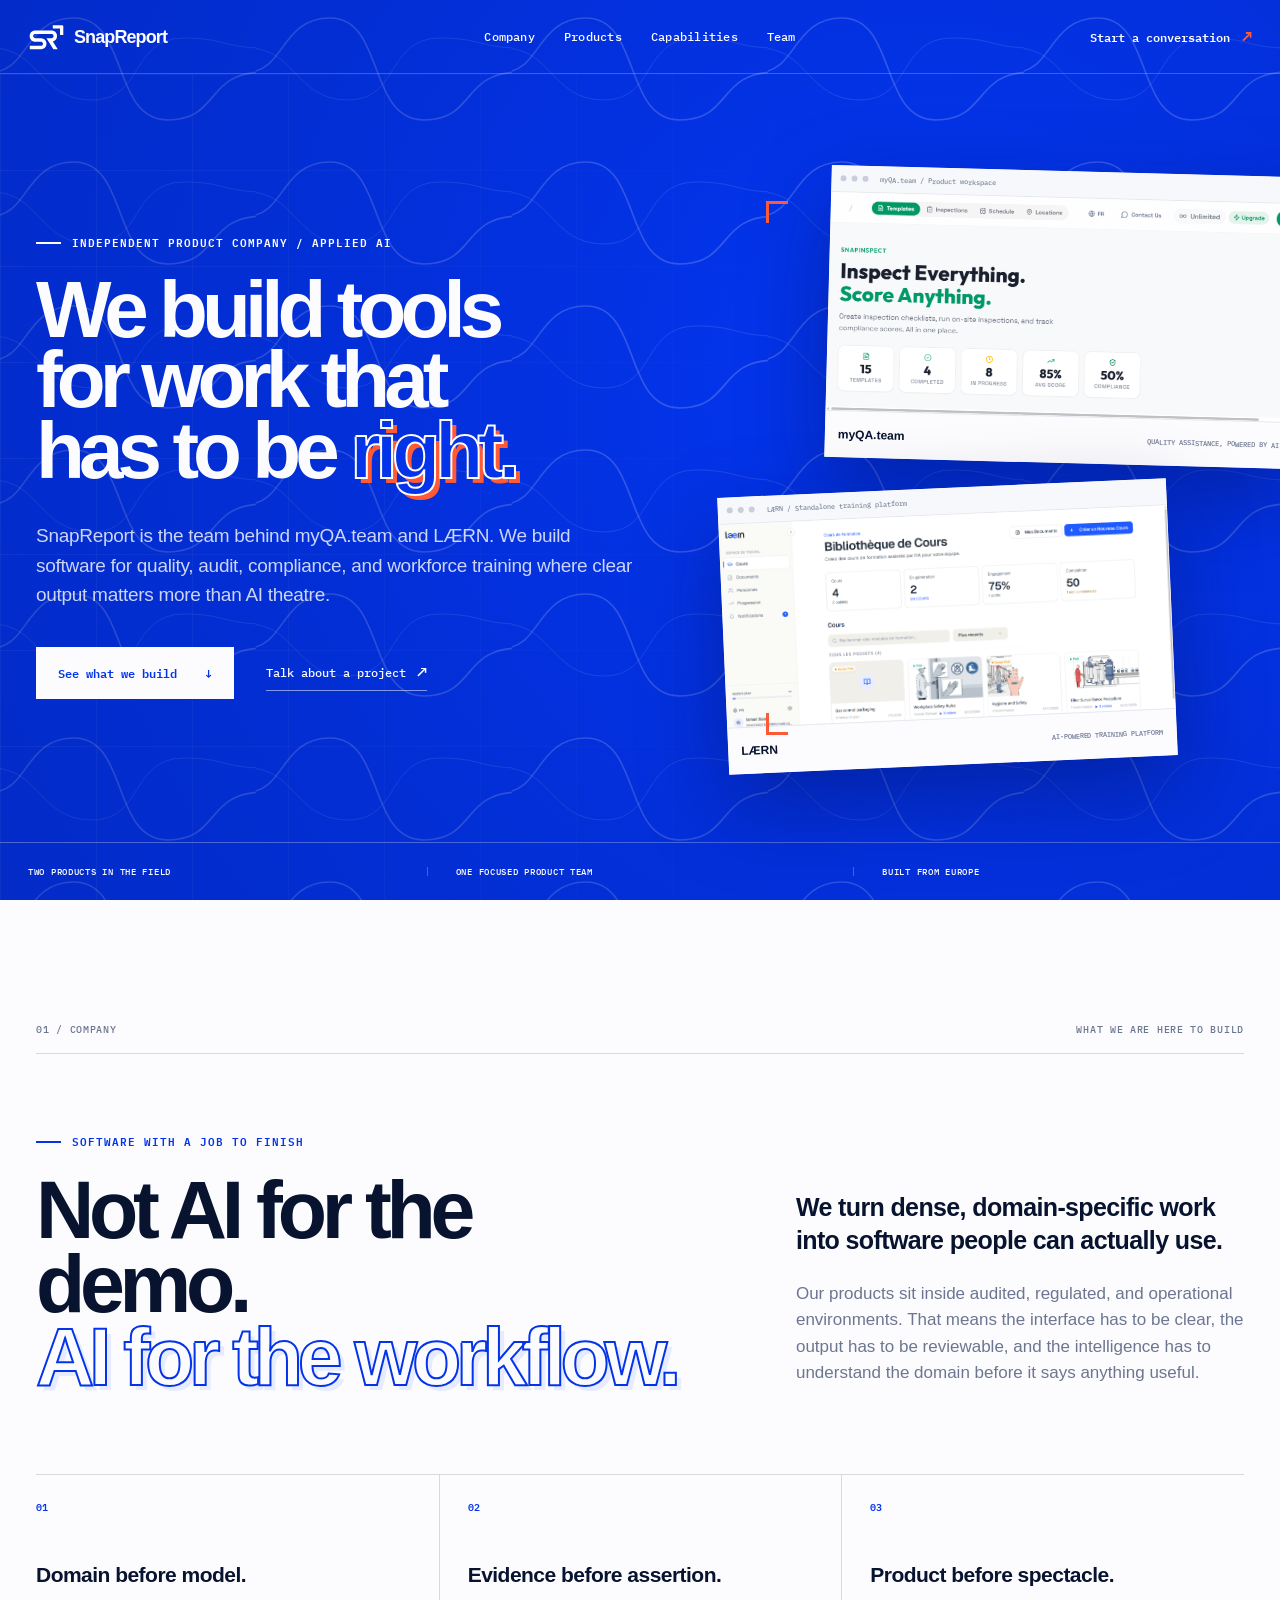
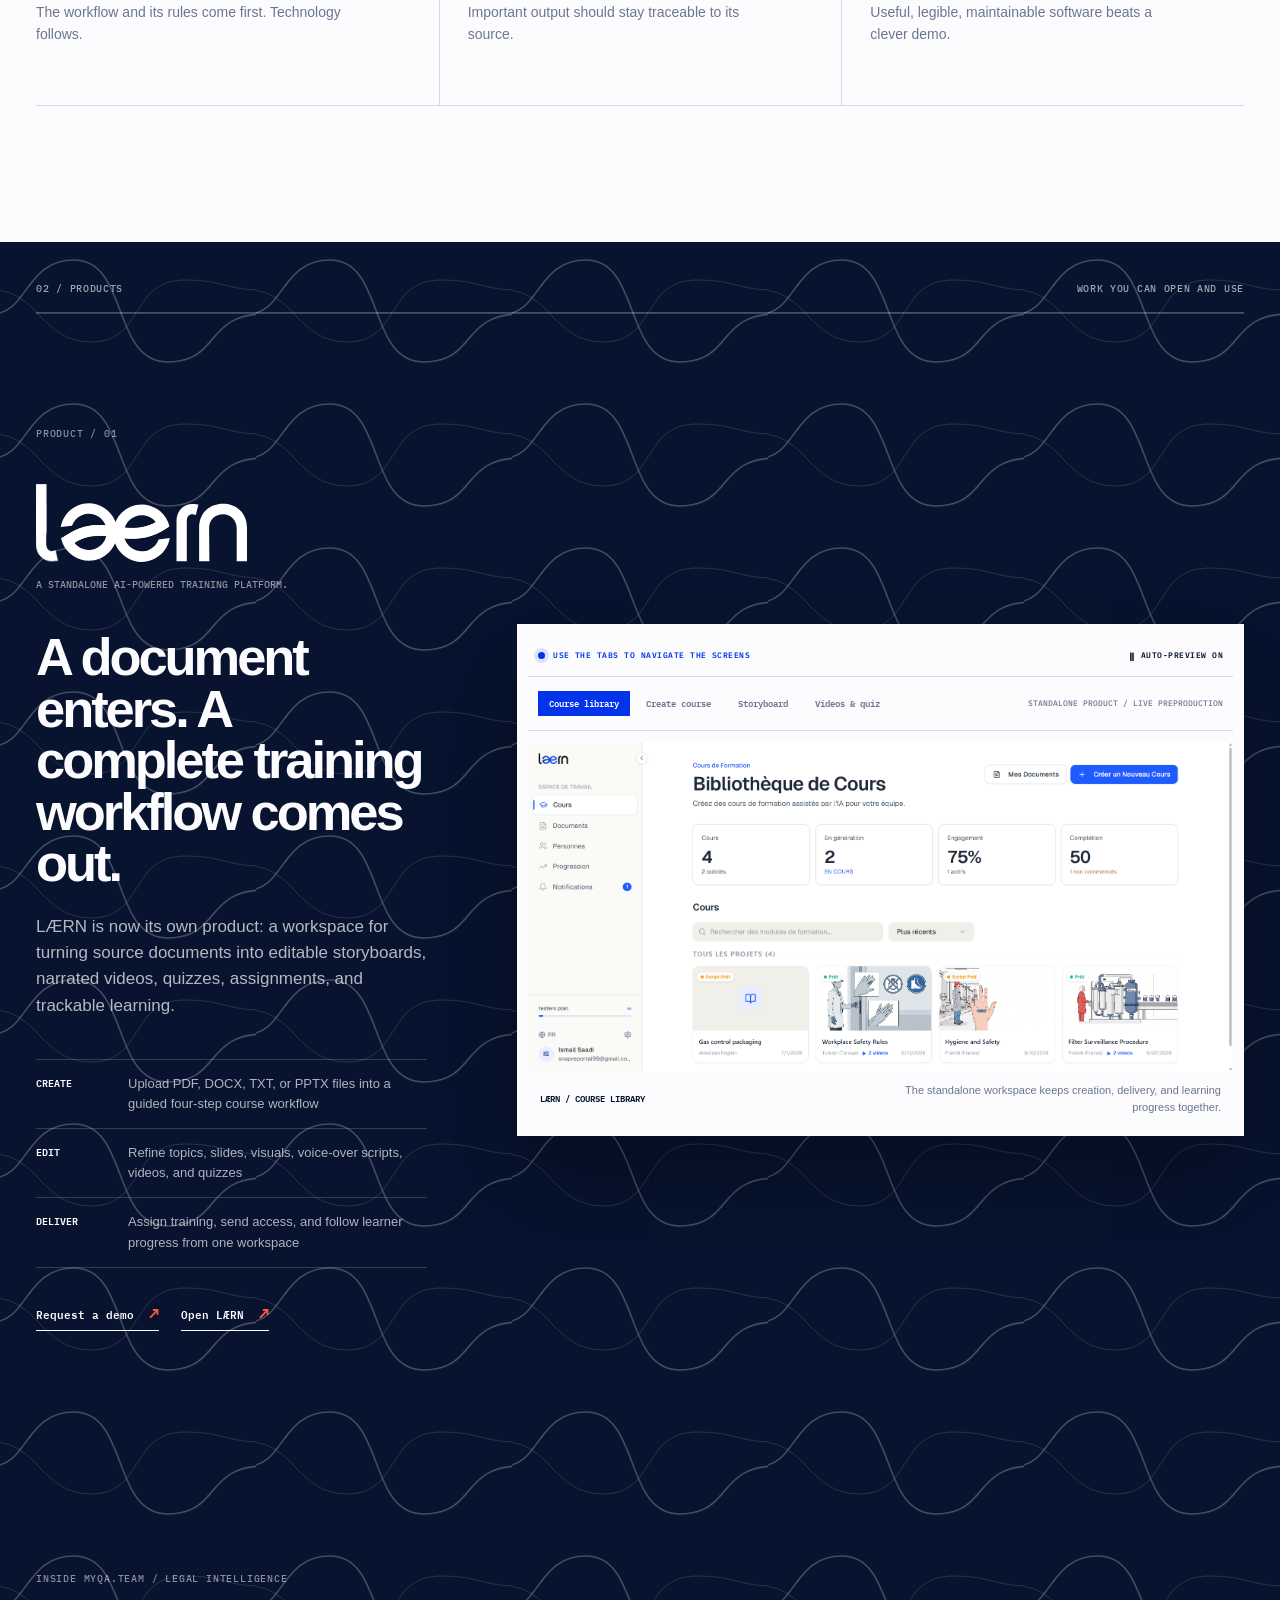
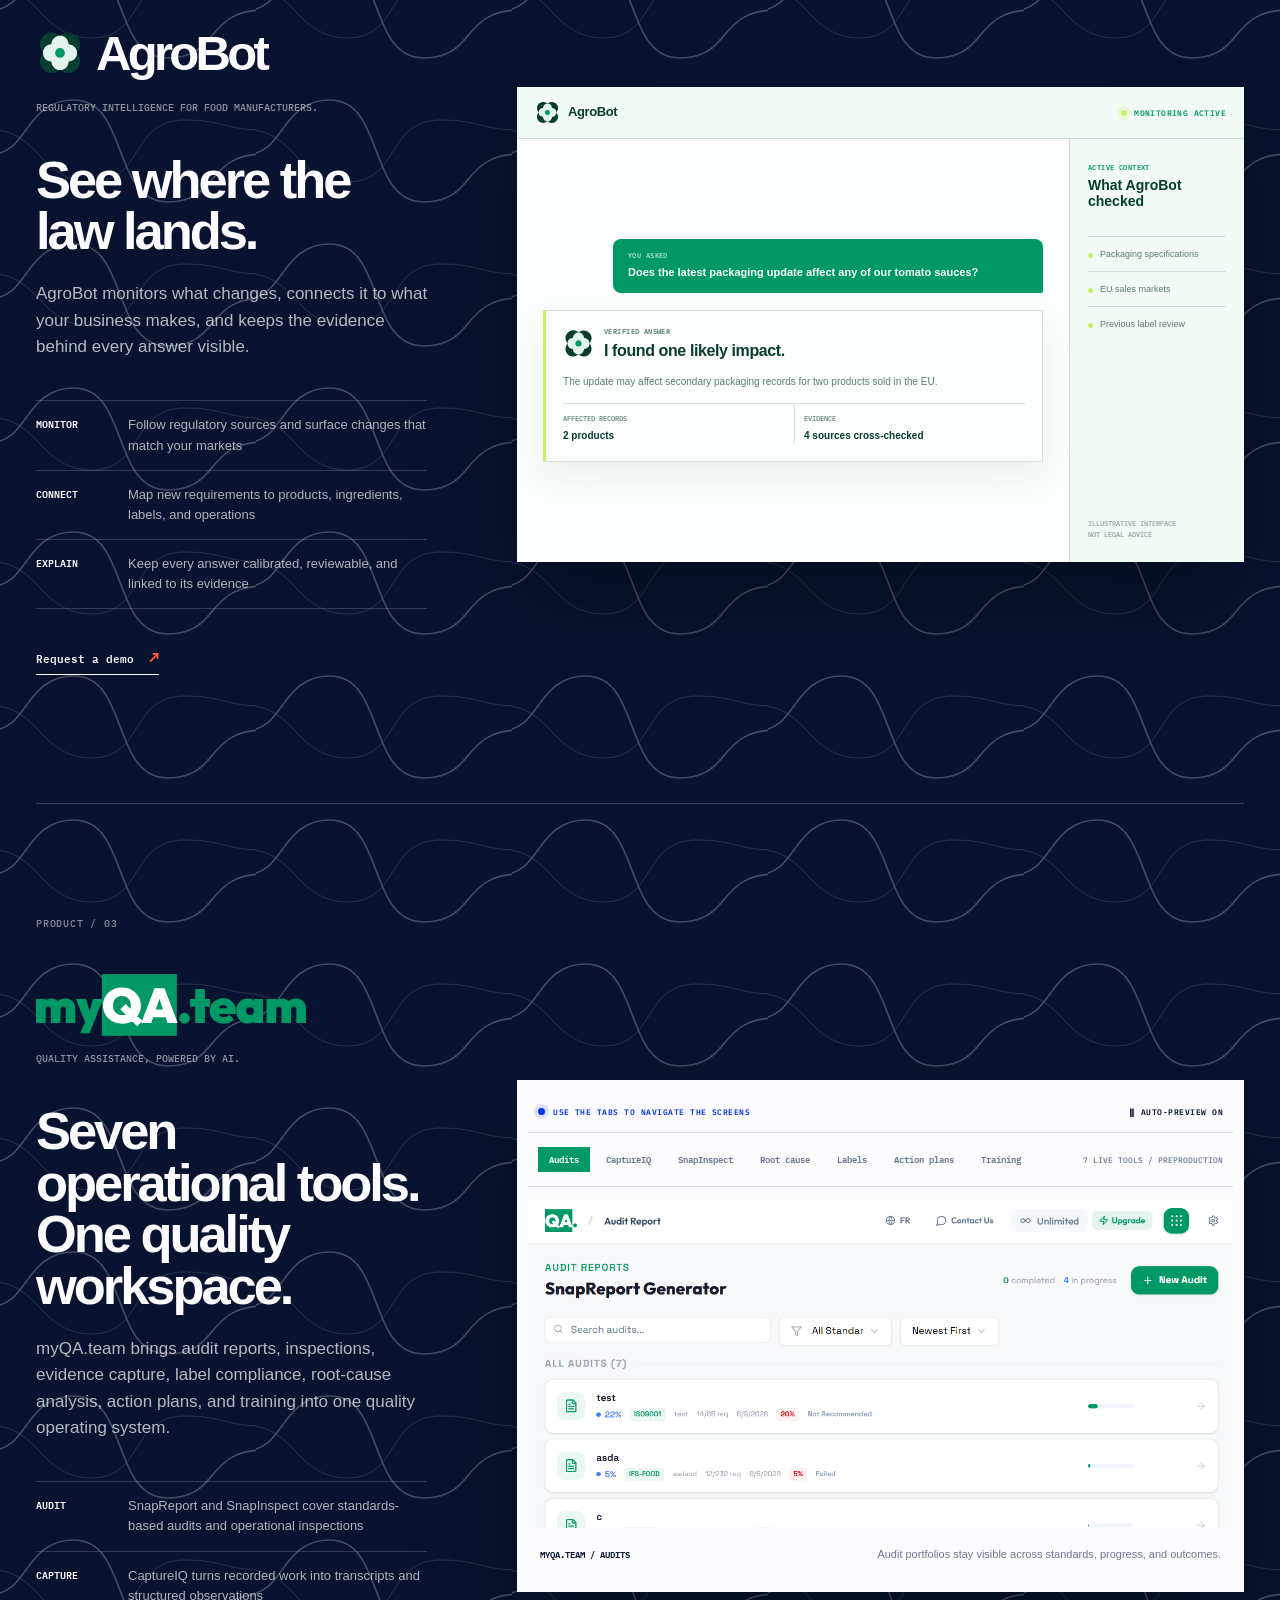
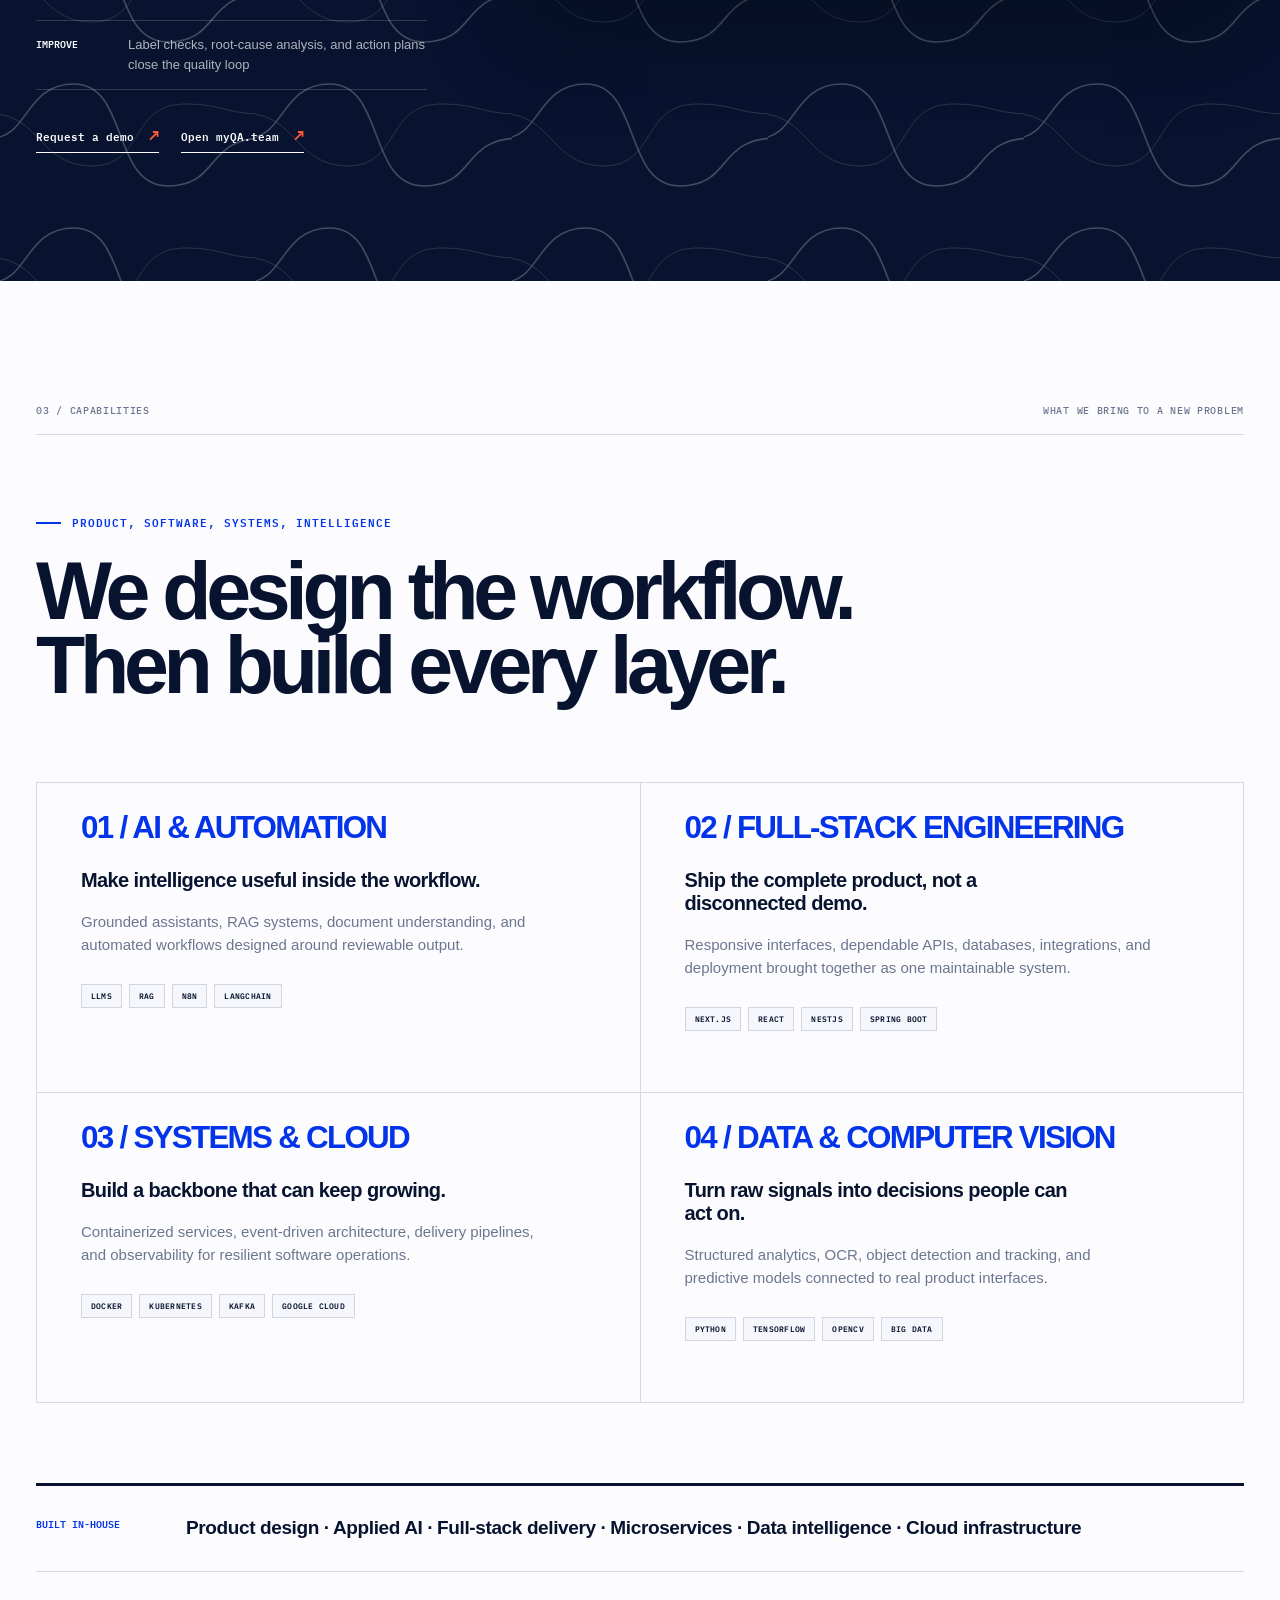
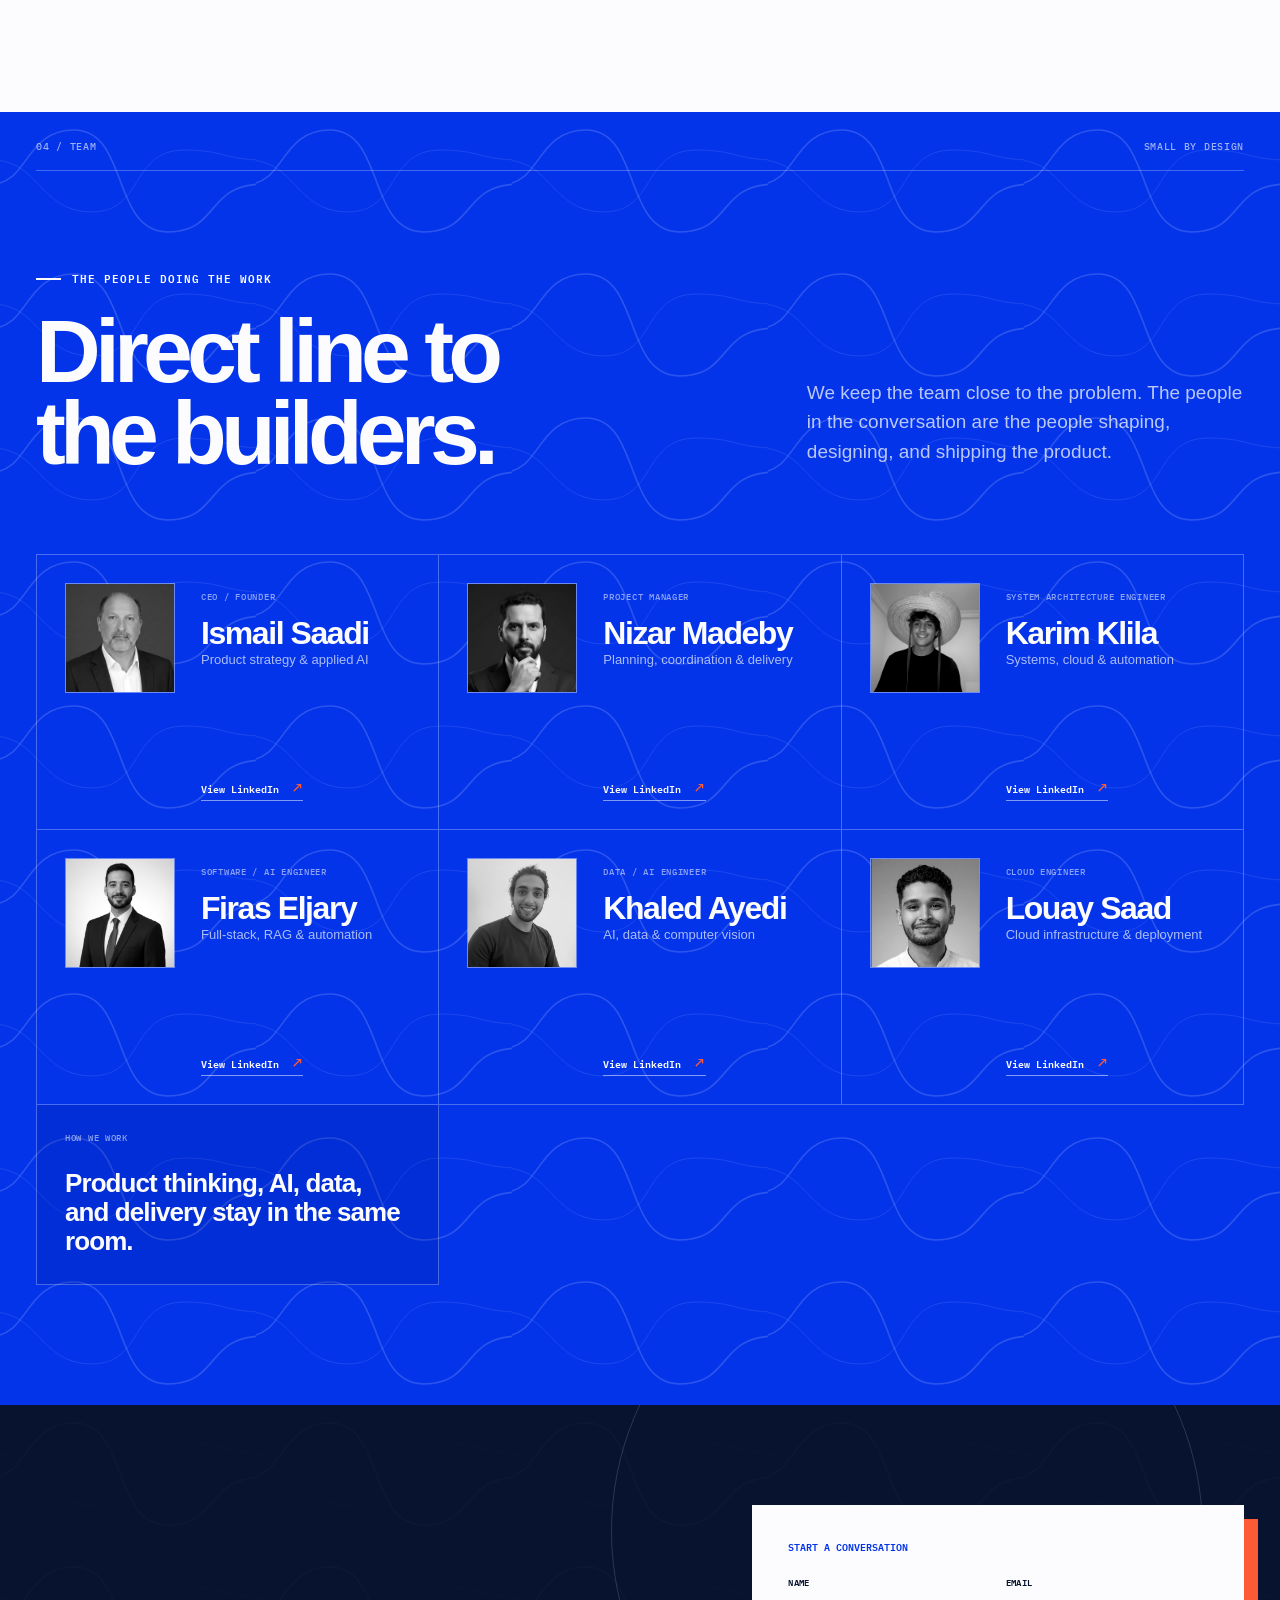
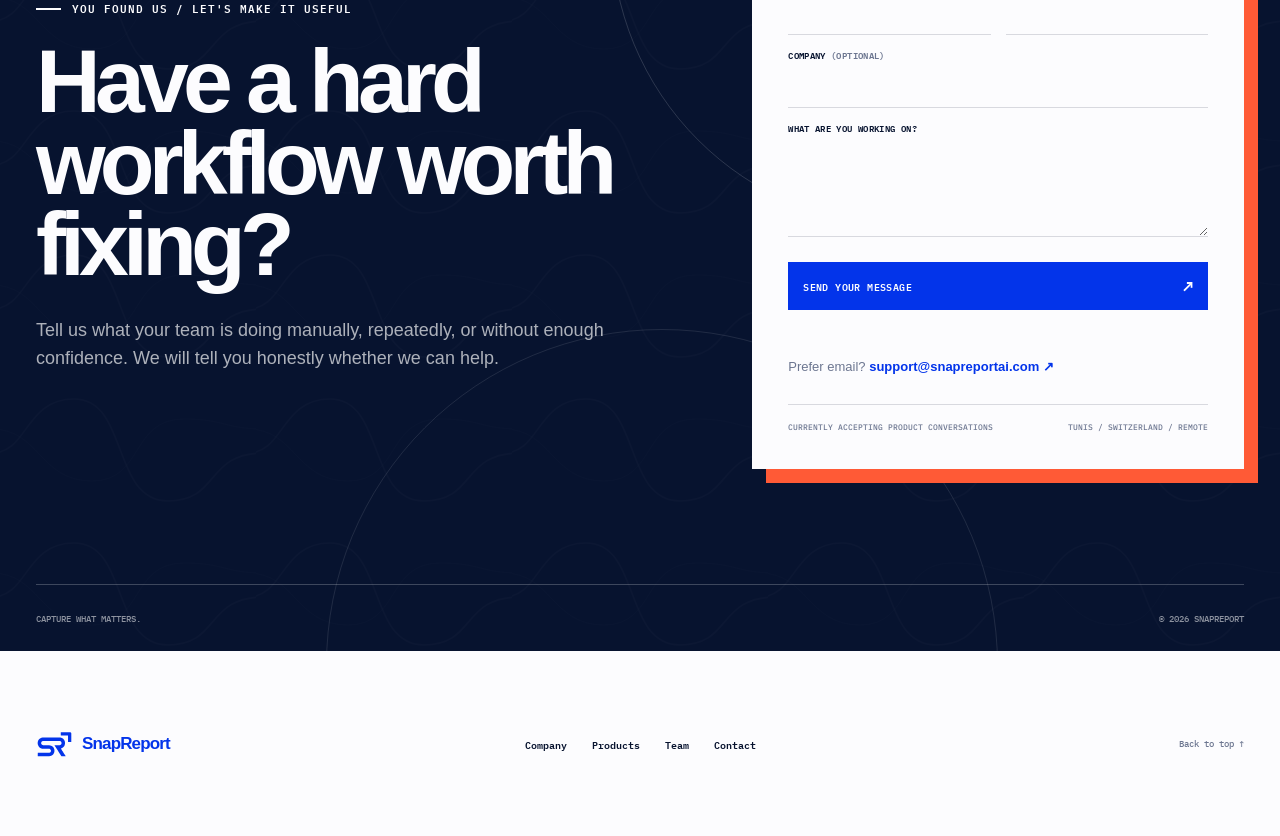
<file: index.html>
<!DOCTYPE html>
<html lang="en">
<head>
  <meta charset="UTF-8">
  <meta name="viewport" content="width=device-width, initial-scale=1.0">
  <meta name="theme-color" content="#0334EA">
  <title>SnapReport | Applied AI products, built for real work</title>
  <meta name="description" content="SnapReport is the product company behind myQA.team and LÆRN. We build applied AI software for quality, audit, compliance, and field training.">
  <link rel="icon" href="assets/snapreport-symbol-blue.svg?v=20260714-2" type="image/svg+xml">
  <link rel="preconnect" href="https://fonts.googleapis.com">
  <link rel="preconnect" href="https://fonts.gstatic.com" crossorigin>
  <link rel="preconnect" href="https://api.fontshare.com">
  <link href="https://fonts.googleapis.com/css2?family=IBM+Plex+Mono:wght@400;500;600&display=swap" rel="stylesheet">
  <link href="https://api.fontshare.com/v2/css?f[]=satoshi@400,500,700,900&display=swap" rel="stylesheet">
  <link rel="stylesheet" href="css/landing.css?v=20260714-3">
</head>
<body>
  <a class="skip-link" href="#main">Skip to content</a>
  <div class="page-progress" id="pageProgress" aria-hidden="true"></div>

  <svg class="svg-defs" aria-hidden="true">
    <defs>
      <filter id="to-snap-blue" color-interpolation-filters="sRGB">
        <feColorMatrix type="matrix" values="0 0 0 0 0.0118 0 0 0 0 0.2039 0 0 0 0 0.9176 0 0 0 1 0"/>
      </filter>
      <filter id="to-ink" color-interpolation-filters="sRGB">
        <feColorMatrix type="matrix" values="0 0 0 0 0.0275 0 0 0 0 0.0745 0 0 0 0 0.1843 0 0 0 1 0"/>
      </filter>
      <filter id="logo-white-transparent" color-interpolation-filters="sRGB">
        <feColorMatrix type="matrix" values="0 0 0 0 1 0 0 0 0 1 0 0 0 0 1 .5 .5 .5 0 -.7"/>
      </filter>
      <filter id="logo-blue-transparent" color-interpolation-filters="sRGB">
        <feColorMatrix type="matrix" values="0 0 0 0 .0118 0 0 0 0 .2039 0 0 0 0 .9176 .5 .5 .5 0 -.7"/>
      </filter>
    </defs>
  </svg>

  <header class="site-header" id="siteHeader">
    <a class="site-brand" href="#home" aria-label="SnapReport home">
      <img class="site-brand__mark" src="assets/snapreport-symbol-blue.svg?v=20260714-2" alt="" aria-hidden="true">
      <span class="site-brand__name" translate="no">SnapReport</span>
    </a>

    <button class="menu-toggle" id="menuToggle" type="button" aria-controls="siteNav" aria-expanded="false">
      <span>Menu</span><i aria-hidden="true"></i>
    </button>

    <nav class="site-nav" id="siteNav" aria-label="Main navigation">
      <a href="#company">Company</a>
      <a href="#products">Products</a>
      <a href="#capabilities">Capabilities</a>
      <a href="#team">Team</a>
    </nav>

    <a class="header-contact" href="#contact">Start a conversation <span aria-hidden="true">↗</span></a>
  </header>

  <main id="main">
    <section class="hero" id="home">
      <div class="signal-current" aria-hidden="true"></div>
      <svg class="hero-watermark" viewBox="350 260 370 280" aria-hidden="true" focusable="false">
        <use href="Group.svg#compressed"></use>
      </svg>

      <div class="hero-copy">
        <p class="eyebrow eyebrow--reverse" data-reveal>Independent product company / Applied AI</p>
        <h1 data-reveal>We build tools for work that has to be <em>right.</em></h1>
        <p class="hero-lede" data-reveal>SnapReport is the team behind myQA.team and LÆRN. We build software for quality, audit, compliance, and workforce training where clear output matters more than AI theatre.</p>
        <div class="hero-actions" data-reveal>
          <a class="button button--light" href="#products">See what we build <span aria-hidden="true">↓</span></a>
          <a class="text-link" href="#contact">Talk about a project <span aria-hidden="true">↗</span></a>
        </div>
      </div>

      <div class="hero-products" data-reveal aria-label="SnapReport products">
        <figure class="hero-product hero-product--myqa">
          <div class="browser-bar"><span></span><span></span><span></span><small>myQA.team / Product workspace</small></div>
          <img src="assets/products/myqa-snapinspect-live.png" alt="myQA.team SnapInspect dashboard showing inspection templates, progress, scores, and compliance">
          <figcaption><strong>myQA.team</strong><span>Quality assistance, powered by AI</span></figcaption>
        </figure>
        <figure class="hero-product hero-product--laern">
          <div class="browser-bar"><span></span><span></span><span></span><small>LÆRN / Standalone training platform</small></div>
          <img src="assets/products/laern-library-live.png" alt="Standalone LÆRN course library showing AI-assisted training courses and progress indicators">
          <figcaption><strong>LÆRN</strong><span>AI-powered training platform</span></figcaption>
        </figure>
        <div class="capture-frame" aria-hidden="true"><i></i><i></i><i></i><i></i></div>
      </div>

      <div class="hero-foot">
        <span>Two products in the field</span>
        <span>One focused product team</span>
        <span>Built from Europe</span>
      </div>
    </section>

    <section class="company-section" id="company">
      <div class="section-index"><span>01 / Company</span><span>What we are here to build</span></div>
      <div class="company-statement">
        <p class="eyebrow" data-reveal>Software with a job to finish</p>
        <h2 data-reveal>Not AI for the demo.<br><em>AI for the workflow.</em></h2>
      </div>
      <div class="company-detail" data-reveal>
        <p class="company-lead">We turn dense, domain-specific work into software people can actually use.</p>
        <p>Our products sit inside audited, regulated, and operational environments. That means the interface has to be clear, the output has to be reviewable, and the intelligence has to understand the domain before it says anything useful.</p>
      </div>
      <div class="company-principles" data-reveal>
        <article><span>01</span><strong>Domain before model.</strong><p>The workflow and its rules come first. Technology follows.</p></article>
        <article><span>02</span><strong>Evidence before assertion.</strong><p>Important output should stay traceable to its source.</p></article>
        <article><span>03</span><strong>Product before spectacle.</strong><p>Useful, legible, maintainable software beats a clever demo.</p></article>
      </div>
    </section>

    <section class="products-section" id="products">
      <div class="section-index section-index--reverse"><span>02 / Products</span><span>Work you can open and use</span></div>

      <article class="product-case product-case--agrobot" id="agrobot">
        <div class="product-copy">
          <div class="product-number">Inside myQA.team / Legal intelligence</div>
          <div class="product-logo product-logo--agrobot" role="img" aria-label="AgroBot"><img src="assets/agrobot.svg?v=20260714-1" alt="" aria-hidden="true"><span>AgroBot</span></div>
          <p class="product-tagline">Regulatory intelligence for food manufacturers.</p>
          <h2>See where the law lands.</h2>
          <p class="product-description">AgroBot monitors what changes, connects it to what your business makes, and keeps the evidence behind every answer visible.</p>
          <ul class="product-facts">
            <li><span>Monitor</span>Follow regulatory sources and surface changes that match your markets</li>
            <li><span>Connect</span>Map new requirements to products, ingredients, labels, and operations</li>
            <li><span>Explain</span>Keep every answer calibrated, reviewable, and linked to its evidence</li>
          </ul>
          <a class="case-link case-link--demo" href="#contact" data-demo-product="AgroBot">Request a demo <span aria-hidden="true">↗</span></a>
        </div>

        <div class="product-gallery product-gallery--agrobot" data-reveal aria-label="AgroBot legal intelligence preview">
          <div class="agrobot-preview">
            <div class="agrobot-preview__bar"><span><img src="assets/agrobot.svg?v=20260714-1" alt="" aria-hidden="true">AgroBot</span><small><i aria-hidden="true"></i>Monitoring active</small></div>
            <div class="agrobot-preview__body">
              <div class="agrobot-preview__main">
                <div class="agrobot-preview__question"><span>You asked</span><strong>Does the latest packaging update affect any of our tomato sauces?</strong></div>
                <article class="agrobot-preview__answer">
                  <div><img src="assets/agrobot.svg?v=20260714-1" alt="" aria-hidden="true"><p><span>Verified answer</span><strong>I found one likely impact.</strong></p></div>
                  <p>The update may affect secondary packaging records for two products sold in the EU.</p>
                  <dl><div><dt>Affected records</dt><dd>2 products</dd></div><div><dt>Evidence</dt><dd>4 sources cross-checked</dd></div></dl>
                </article>
              </div>
              <aside class="agrobot-preview__context"><span>Active context</span><strong>What AgroBot checked</strong><ul><li>Packaging specifications</li><li>EU sales markets</li><li>Previous label review</li></ul><small>Illustrative interface<br>Not legal advice</small></aside>
            </div>
          </div>
        </div>
      </article>

      <article class="product-case product-case--myqa">
        <div class="product-copy">
          <div class="product-number">Product / 03</div>
          <img class="product-logo product-logo--myqa" src="logos/myqateam/logo-full.svg" alt="myQA.team">
          <p class="product-tagline">Quality assistance, powered by AI.</p>
          <h2>Seven operational tools. One quality workspace.</h2>
          <p class="product-description">myQA.team brings audit reports, inspections, evidence capture, label compliance, root-cause analysis, action plans, and training into one quality operating system.</p>
          <ul class="product-facts">
            <li><span>Audit</span>SnapReport and SnapInspect cover standards-based audits and operational inspections</li>
            <li><span>Capture</span>CaptureIQ turns recorded work into transcripts and structured observations</li>
            <li><span>Improve</span>Label checks, root-cause analysis, and action plans close the quality loop</li>
          </ul>
          <div class="case-actions"><a class="case-link case-link--demo" href="#contact" data-demo-product="myQA.team">Request a demo <span aria-hidden="true">↗</span></a><a class="case-link" href="https://myqateam.ai" target="_blank" rel="noreferrer">Open myQA.team <span aria-hidden="true">↗</span></a></div>
        </div>

        <div class="product-gallery" data-gallery="myqa" data-reveal>
          <div class="gallery-cue"><span title="Select any tab below to navigate between product screens."><i aria-hidden="true"></i>Use the tabs to navigate the screens</span><button class="gallery-autoplay" type="button" aria-pressed="true"><span aria-hidden="true">Ⅱ</span> Auto-preview on</button></div>
          <div class="gallery-toolbar">
            <div role="tablist" aria-label="myQA.team product screens">
              <button type="button" class="is-active" role="tab" aria-selected="true" data-screen="myqa-audits-live.png" data-alt="myQA.team SnapReport dashboard listing standards-based audits, completion, and outcomes">Audits</button>
              <button type="button" role="tab" aria-selected="false" data-screen="myqa-captureiq-live.png" data-alt="myQA.team CaptureIQ dashboard showing recorded sessions and extracted observations">CaptureIQ</button>
              <button type="button" role="tab" aria-selected="false" data-screen="myqa-snapinspect-live.png" data-alt="myQA.team SnapInspect dashboard showing inspection templates, progress, scores, and compliance">SnapInspect</button>
              <button type="button" role="tab" aria-selected="false" data-screen="myqa-corrective-live.png" data-alt="myQA.team corrective-action interface showing a completed root-cause analysis and immediate correction">Root cause</button>
              <button type="button" role="tab" aria-selected="false" data-screen="myqa-label-validator-live.png" data-alt="myQA.team Label Validator showing packaging evidence and regulatory compliance results">Labels</button>
              <button type="button" role="tab" aria-selected="false" data-screen="myqa-action-plan-live.png" data-alt="myQA.team action-plan dashboard showing open items, overdue actions, owners, and closures">Action plans</button>
              <button type="button" role="tab" aria-selected="false" data-screen="myqa-training-live.png" data-alt="myQA.team training dashboard showing courses, generation status, engagement, and completion">Training</button>
            </div>
            <span>7 LIVE TOOLS / PREPRODUCTION</span>
          </div>
          <figure>
            <img src="assets/products/myqa-audits-live.png" alt="myQA.team SnapReport dashboard listing standards-based audits, completion, and outcomes">
            <figcaption><span>myQA.team / Audits</span><span>Audit portfolios stay visible across standards, progress, and outcomes.</span></figcaption>
          </figure>
        </div>
      </article>

      <article class="product-case product-case--laern">
        <div class="product-copy">
          <div class="product-number">Product / 01</div>
          <img class="product-logo product-logo--laern" src="logos/laern/laern logo white.svg" alt="LÆRN">
          <p class="product-tagline">A standalone AI-powered training platform.</p>
          <h2>A document enters. A complete training workflow comes out.</h2>
          <p class="product-description">LÆRN is now its own product: a workspace for turning source documents into editable storyboards, narrated videos, quizzes, assignments, and trackable learning.</p>
          <ul class="product-facts">
            <li><span>Create</span>Upload PDF, DOCX, TXT, or PPTX files into a guided four-step course workflow</li>
            <li><span>Edit</span>Refine topics, slides, visuals, voice-over scripts, videos, and quizzes</li>
            <li><span>Deliver</span>Assign training, send access, and follow learner progress from one workspace</li>
          </ul>
          <div class="case-actions"><a class="case-link case-link--demo" href="#contact" data-demo-product="LÆRN">Request a demo <span aria-hidden="true">↗</span></a><a class="case-link" href="https://laern.eu" target="_blank" rel="noreferrer">Open LÆRN <span aria-hidden="true">↗</span></a></div>
        </div>

        <div class="product-gallery" data-gallery="laern" data-reveal>
          <div class="gallery-cue"><span title="Select any tab below to navigate between product screens."><i aria-hidden="true"></i>Use the tabs to navigate the screens</span><button class="gallery-autoplay" type="button" aria-pressed="true"><span aria-hidden="true">Ⅱ</span> Auto-preview on</button></div>
          <div class="gallery-toolbar">
            <div role="tablist" aria-label="LÆRN product screens">
              <button type="button" class="is-active" role="tab" aria-selected="true" data-screen="laern-library-live.png" data-alt="Standalone LÆRN course library with courses, generation status, engagement, and completion indicators">Course library</button>
              <button type="button" role="tab" aria-selected="false" data-screen="laern-create-live.png" data-alt="Standalone LÆRN new-course screen for uploading PDF, DOCX, TXT, or PPTX source documents">Create course</button>
              <button type="button" role="tab" aria-selected="false" data-screen="laern-storyboard-live.png" data-alt="Standalone LÆRN storyboard editor with slide list, editable visual, and voice-over script">Storyboard</button>
              <button type="button" role="tab" aria-selected="false" data-screen="laern-preview-live.png" data-alt="Standalone LÆRN course preview with generated training videos and quizzes">Videos &amp; quiz</button>
            </div>
            <span>STANDALONE PRODUCT / LIVE PREPRODUCTION</span>
          </div>
          <figure>
            <img src="assets/products/laern-library-live.png" alt="Standalone LÆRN course library with courses, generation status, engagement, and completion indicators">
            <figcaption><span>LÆRN / Course library</span><span>The standalone workspace keeps creation, delivery, and learning progress together.</span></figcaption>
          </figure>
        </div>
      </article>
    </section>

    <section class="capabilities-section" id="capabilities">
      <div class="section-index"><span>03 / Capabilities</span><span>What we bring to a new problem</span></div>
      <div class="capabilities-heading">
        <p class="eyebrow" data-reveal>Product, software, systems, intelligence</p>
        <h2 data-reveal>We design the workflow.<br>Then build every layer.</h2>
      </div>
      <div class="capability-grid">
        <article data-reveal>
          <span>01 / AI &amp; automation</span>
          <h3>Make intelligence useful inside the workflow.</h3>
          <p>Grounded assistants, RAG systems, document understanding, and automated workflows designed around reviewable output.</p>
          <ul class="capability-stack" aria-label="AI and automation technologies"><li>LLMs</li><li>RAG</li><li>n8n</li><li>LangChain</li></ul>
        </article>
        <article data-reveal>
          <span>02 / Full-stack engineering</span>
          <h3>Ship the complete product, not a disconnected demo.</h3>
          <p>Responsive interfaces, dependable APIs, databases, integrations, and deployment brought together as one maintainable system.</p>
          <ul class="capability-stack" aria-label="Full-stack technologies"><li>Next.js</li><li>React</li><li>NestJS</li><li>Spring Boot</li></ul>
        </article>
        <article data-reveal>
          <span>03 / Systems &amp; cloud</span>
          <h3>Build a backbone that can keep growing.</h3>
          <p>Containerized services, event-driven architecture, delivery pipelines, and observability for resilient software operations.</p>
          <ul class="capability-stack" aria-label="Systems and cloud technologies"><li>Docker</li><li>Kubernetes</li><li>Kafka</li><li>Google Cloud</li></ul>
        </article>
        <article data-reveal>
          <span>04 / Data &amp; computer vision</span>
          <h3>Turn raw signals into decisions people can act on.</h3>
          <p>Structured analytics, OCR, object detection and tracking, and predictive models connected to real product interfaces.</p>
          <ul class="capability-stack" aria-label="Data and computer vision technologies"><li>Python</li><li>TensorFlow</li><li>OpenCV</li><li>Big data</li></ul>
        </article>
      </div>
      <div class="capabilities-foot" data-reveal>
        <span>Built in-house</span>
        <p>Product design · Applied AI · Full-stack delivery · Microservices · Data intelligence · Cloud infrastructure</p>
      </div>
    </section>

    <section class="team-section" id="team">
      <div class="signal-current signal-current--team" aria-hidden="true"></div>
      <div class="section-index section-index--reverse"><span>04 / Team</span><span>Small by design</span></div>
      <div class="team-heading">
        <div><p class="eyebrow eyebrow--reverse" data-reveal>The people doing the work</p><h2 data-reveal>Direct line to<br>the builders.</h2></div>
        <p data-reveal>We keep the team close to the problem. The people in the conversation are the people shaping, designing, and shipping the product.</p>
      </div>
      <div class="team-grid">
        <article data-reveal>
          <img class="team-photo" src="assets/team/ismail-saadi.png" alt="Ismail Saadi" loading="lazy">
          <div><span>CEO / Founder</span><h3>Ismail Saadi</h3><p>Product strategy &amp; applied AI</p></div>
          <a href="https://tn.linkedin.com/in/ismail-saadi" target="_blank" rel="noreferrer">View LinkedIn <span aria-hidden="true">↗</span></a>
        </article>
        <article data-reveal>
          <img class="team-photo" src="assets/team/nizar-madeby.png" alt="Nizar Madeby" loading="lazy">
          <div><span>Project Manager</span><h3>Nizar Madeby</h3><p>Planning, coordination &amp; delivery</p></div>
          <a href="https://www.linkedin.com/in/nizar-madeby-0a6a2353/" target="_blank" rel="noreferrer">View LinkedIn <span aria-hidden="true">↗</span></a>
        </article>
        <article data-reveal>
          <img class="team-photo" src="assets/team/karim-klila.png" alt="Karim Klila" loading="lazy">
          <div><span>System Architecture Engineer</span><h3>Karim Klila</h3><p>Systems, cloud &amp; automation</p></div>
          <a href="https://www.linkedin.com/in/karim-klila-429713201/" target="_blank" rel="noreferrer">View LinkedIn <span aria-hidden="true">↗</span></a>
        </article>
        <article data-reveal>
          <img class="team-photo" src="assets/team/firas-eljary.png" alt="Firas Eljary" loading="lazy">
          <div><span>Software / AI Engineer</span><h3>Firas Eljary</h3><p>Full-stack, RAG &amp; automation</p></div>
          <a href="https://www.linkedin.com/in/firasjery/" target="_blank" rel="noreferrer">View LinkedIn <span aria-hidden="true">↗</span></a>
        </article>
        <article data-reveal>
          <img class="team-photo" src="assets/team/khaled-ayedi.png" alt="Khaled Ayedi" loading="lazy">
          <div><span>Data / AI Engineer</span><h3>Khaled Ayedi</h3><p>AI, data &amp; computer vision</p></div>
          <a href="https://www.linkedin.com/in/khaled-ayedi-2900181b6/" target="_blank" rel="noreferrer">View LinkedIn <span aria-hidden="true">↗</span></a>
        </article>
        <article data-reveal>
          <img class="team-photo" src="assets/team/louay-saad.png" alt="Louay Saad" loading="lazy">
          <div><span>Cloud Engineer</span><h3>Louay Saad</h3><p>Cloud infrastructure &amp; deployment</p></div>
          <a href="https://www.linkedin.com/in/louay-saad" target="_blank" rel="noreferrer">View LinkedIn <span aria-hidden="true">↗</span></a>
        </article>
        <div class="team-note" data-reveal>
          <span>How we work</span>
          <p>Product thinking, AI, data, and delivery stay in the same room.</p>
        </div>
      </div>
    </section>

    <section class="contact-section" id="contact">
      <div class="signal-current signal-current--contact" aria-hidden="true"></div>
      <div class="contact-copy">
        <p class="eyebrow eyebrow--reverse" data-reveal>You found us / Let's make it useful</p>
        <h2 data-reveal>Have a hard workflow worth fixing?</h2>
        <p data-reveal>Tell us what your team is doing manually, repeatedly, or without enough confidence. We will tell you honestly whether we can help.</p>
      </div>
      <div class="contact-card" data-reveal>
        <span class="contact-card__eyebrow">Start a conversation</span>
        <form class="contact-form" id="contactForm">
          <div class="contact-form__row">
            <label>Name<input type="text" name="name" autocomplete="name" required></label>
            <label>Email<input type="email" name="email" autocomplete="email" required></label>
          </div>
          <label>Company <span>(optional)</span><input type="text" name="company" autocomplete="organization"></label>
          <label>What are you working on?<textarea name="message" rows="4" required></textarea></label>
          <button class="contact-form__submit" type="submit">Send your message <span aria-hidden="true">↗</span></button>
          <p class="contact-form__status" aria-live="polite"></p>
        </form>
        <p class="contact-email">Prefer email? <a href="mailto:support@snapreportai.com">support@snapreportai.com <span aria-hidden="true">↗</span></a></p>
        <div class="contact-card__meta"><span>Currently accepting product conversations</span><span>Tunis / Switzerland / Remote</span></div>
      </div>
      <footer class="contact-footer"><span>Capture what matters.</span><span translate="no">© 2026 SnapReport</span></footer>
    </section>
  </main>

  <footer class="site-footer">
    <a class="footer-brand" href="#home" aria-label="SnapReport home">
      <img class="site-brand__mark" src="assets/snapreport-symbol-blue.svg?v=20260714-2" alt="" aria-hidden="true">
      <span class="site-brand__name" translate="no">SnapReport</span>
    </a>
    <nav aria-label="Footer navigation"><a href="#company">Company</a><a href="#products">Products</a><a href="#team">Team</a><a href="#contact">Contact</a></nav>
    <div><a href="#home">Back to top ↑</a></div>
  </footer>

  <script src="js/landing.js?v=20260714-2"></script>
</body>
</html>
</file>
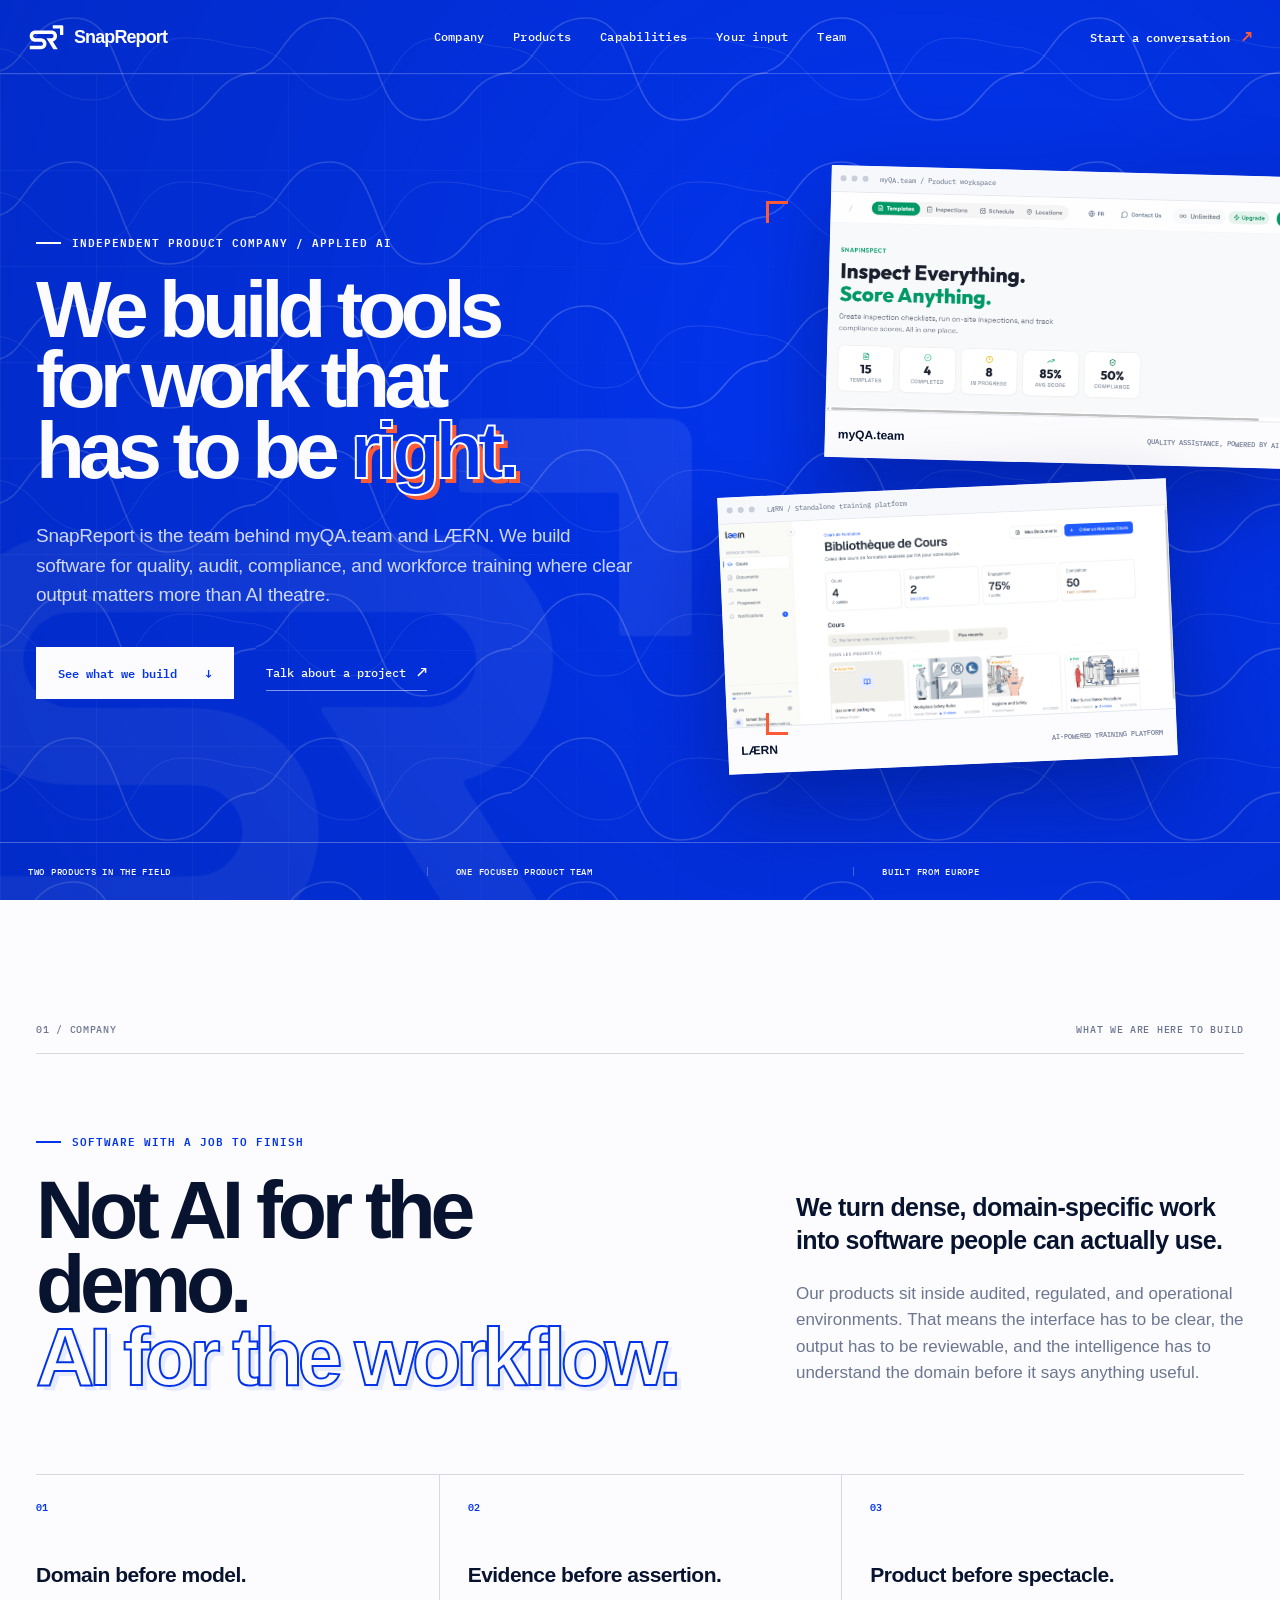
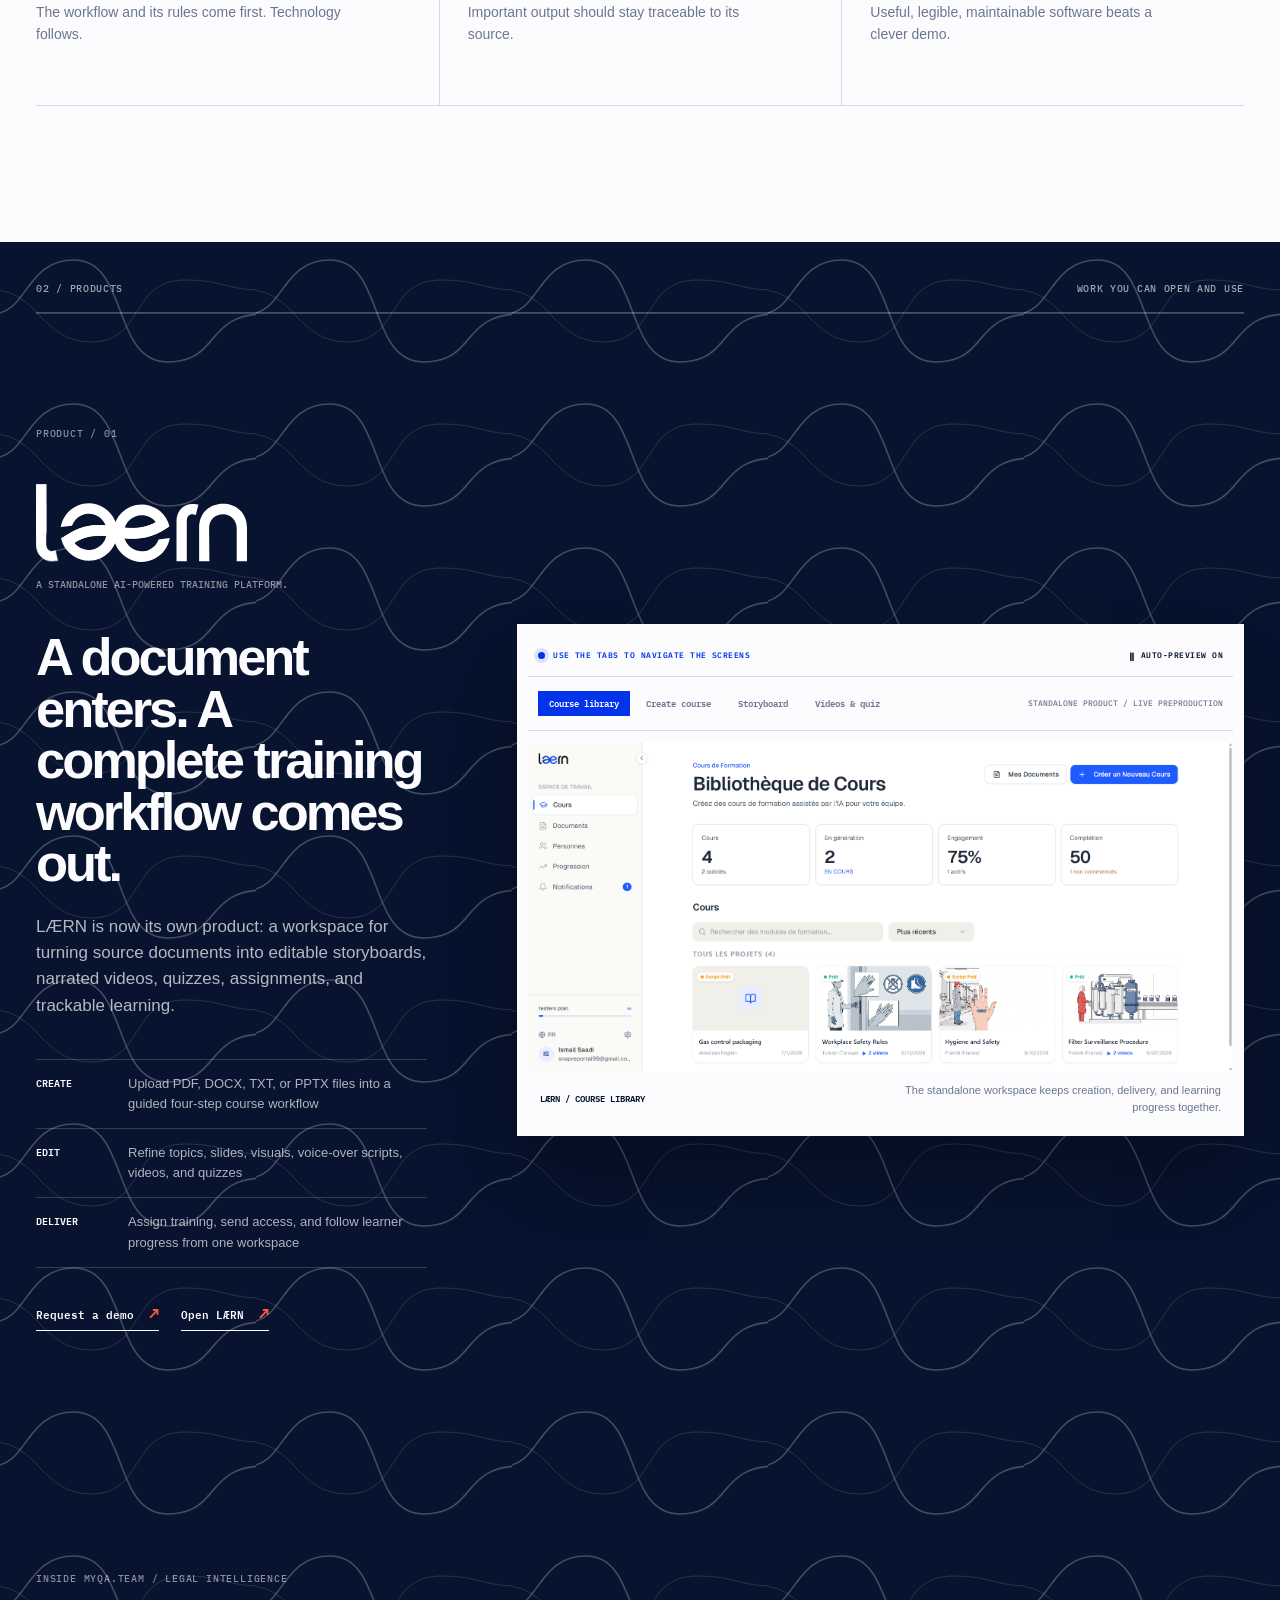
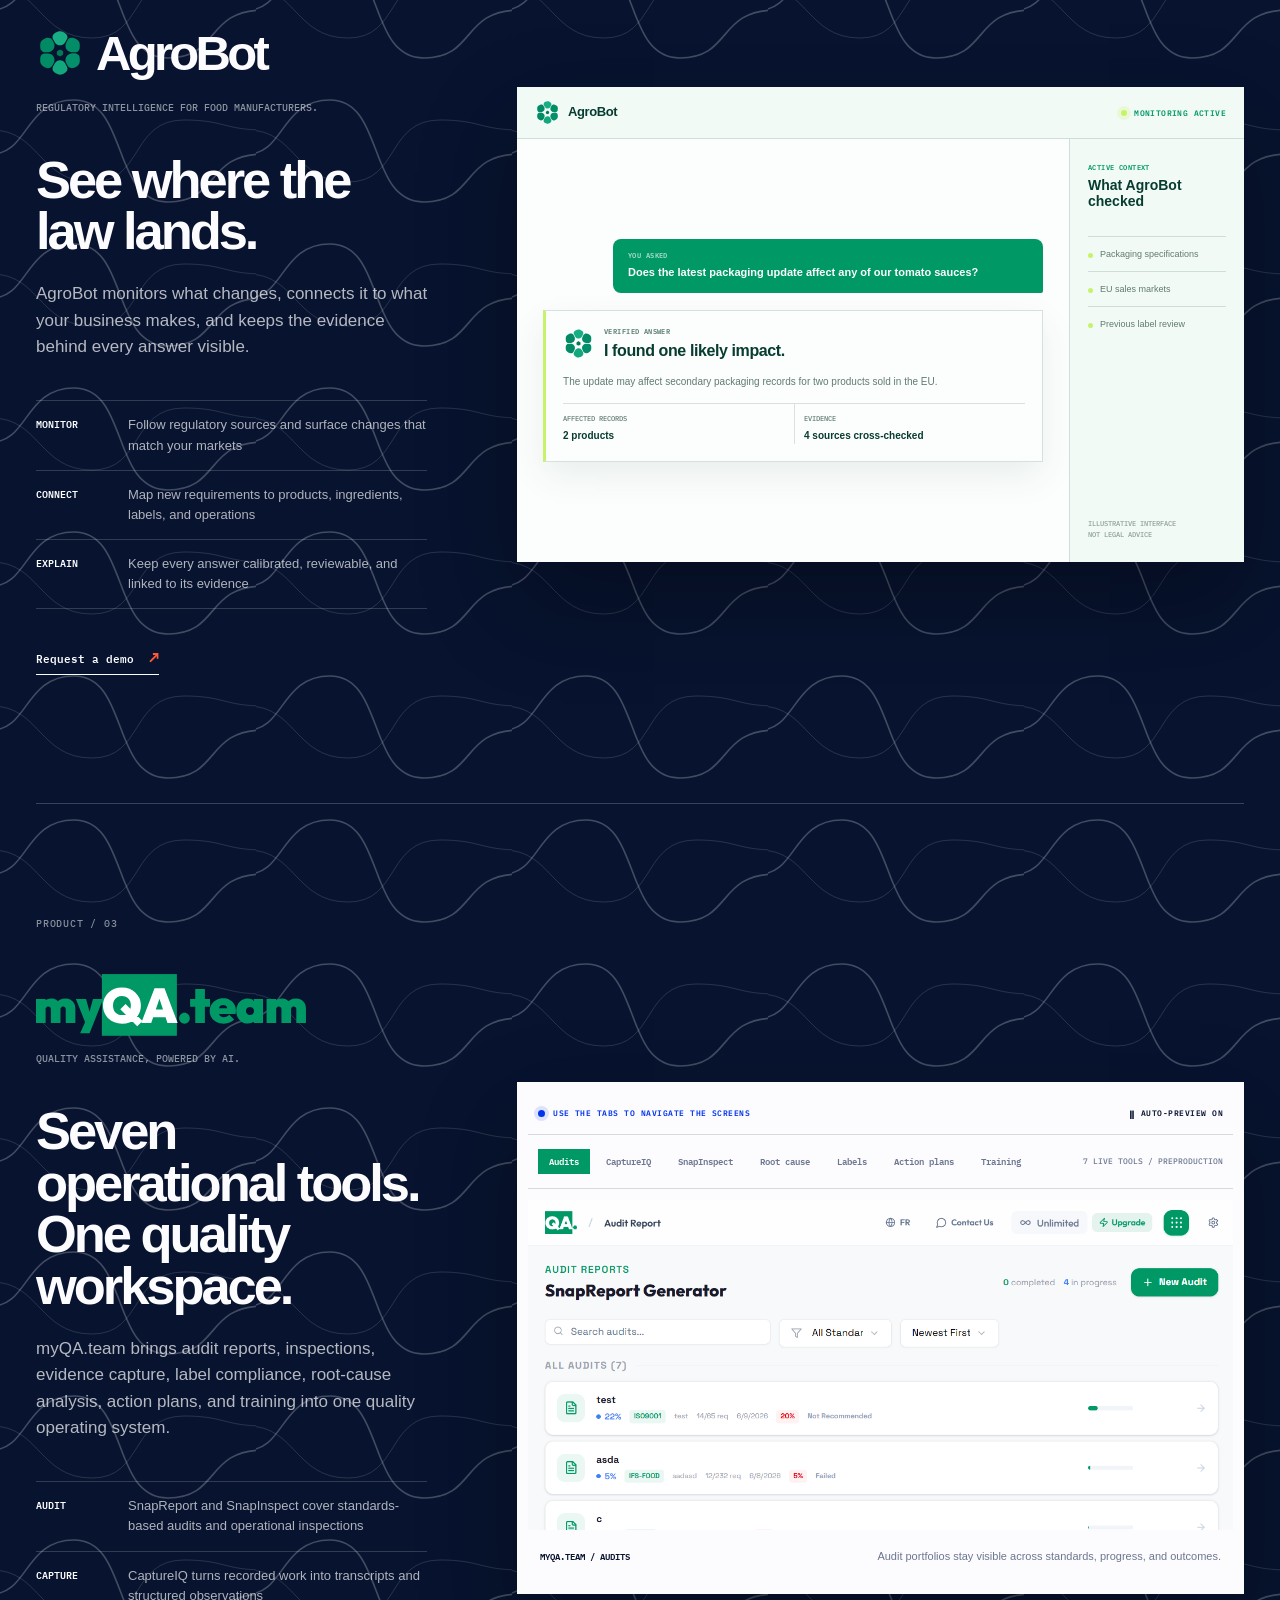
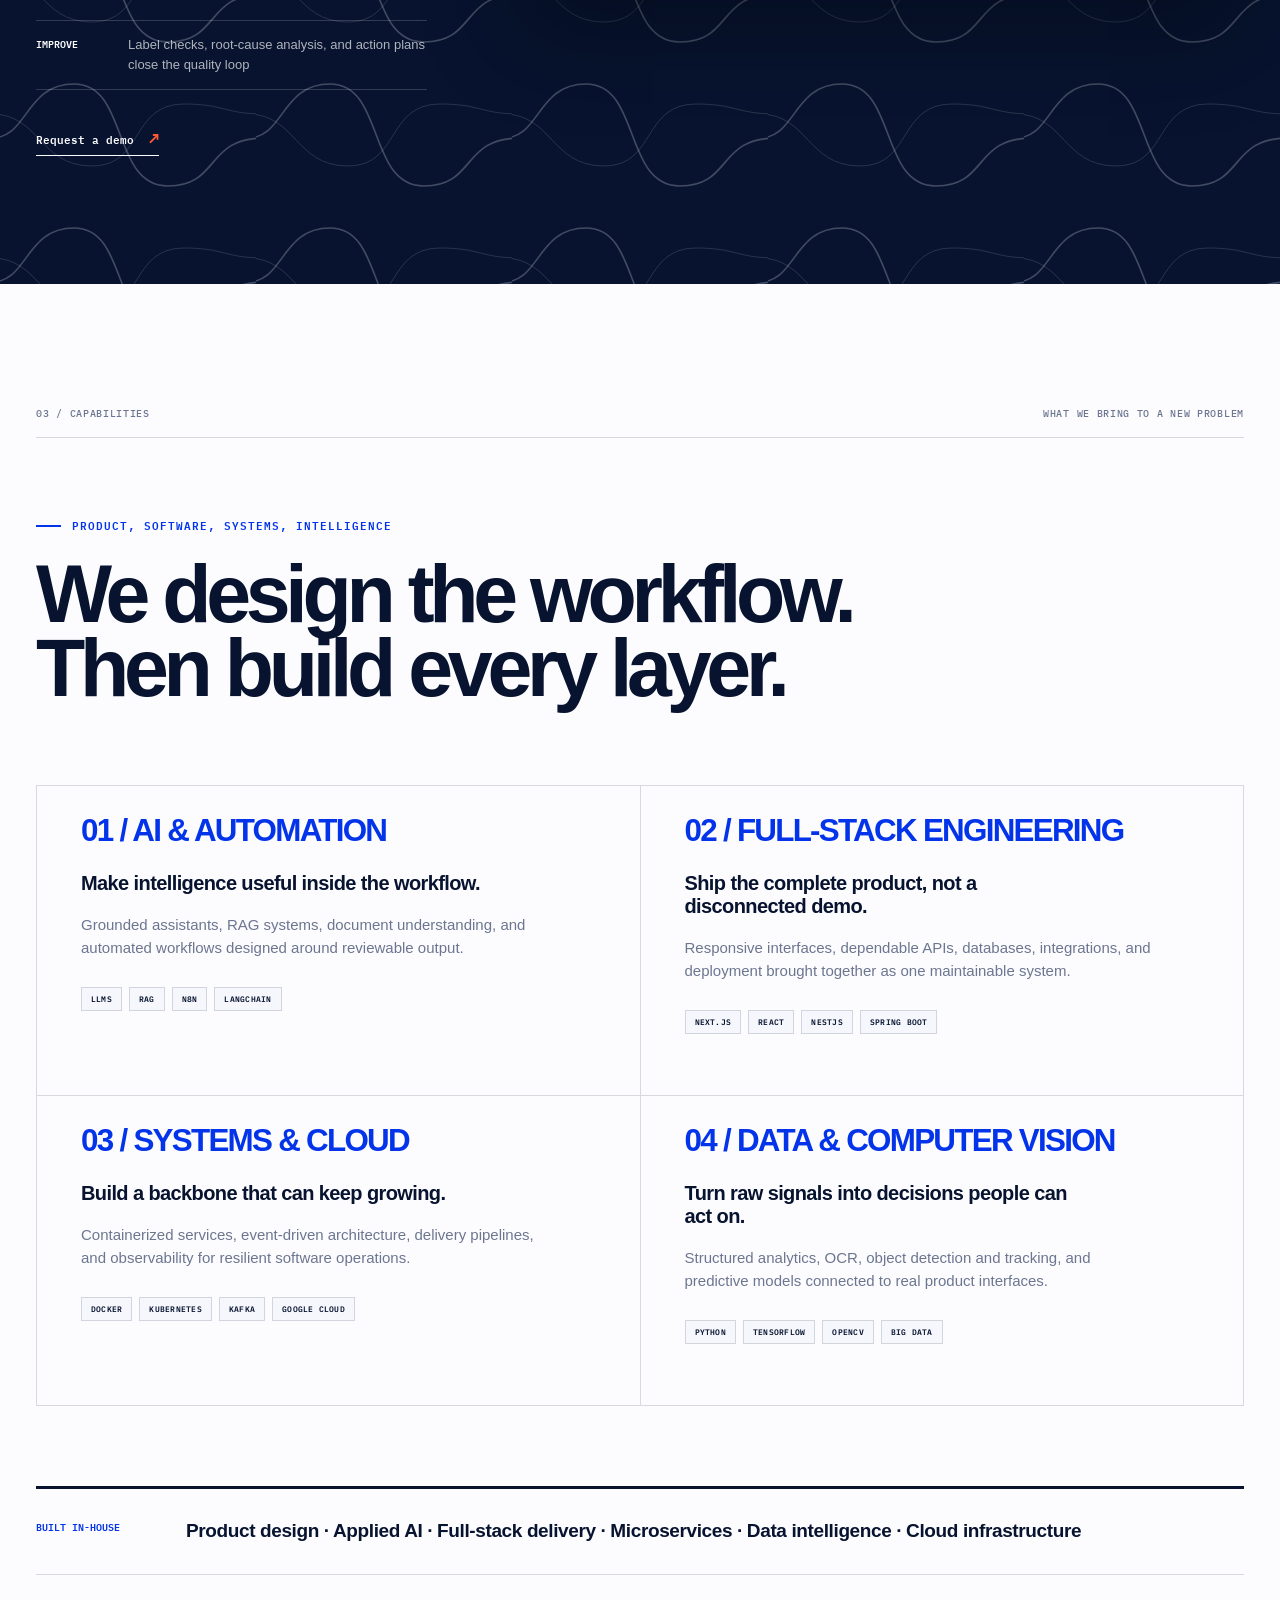
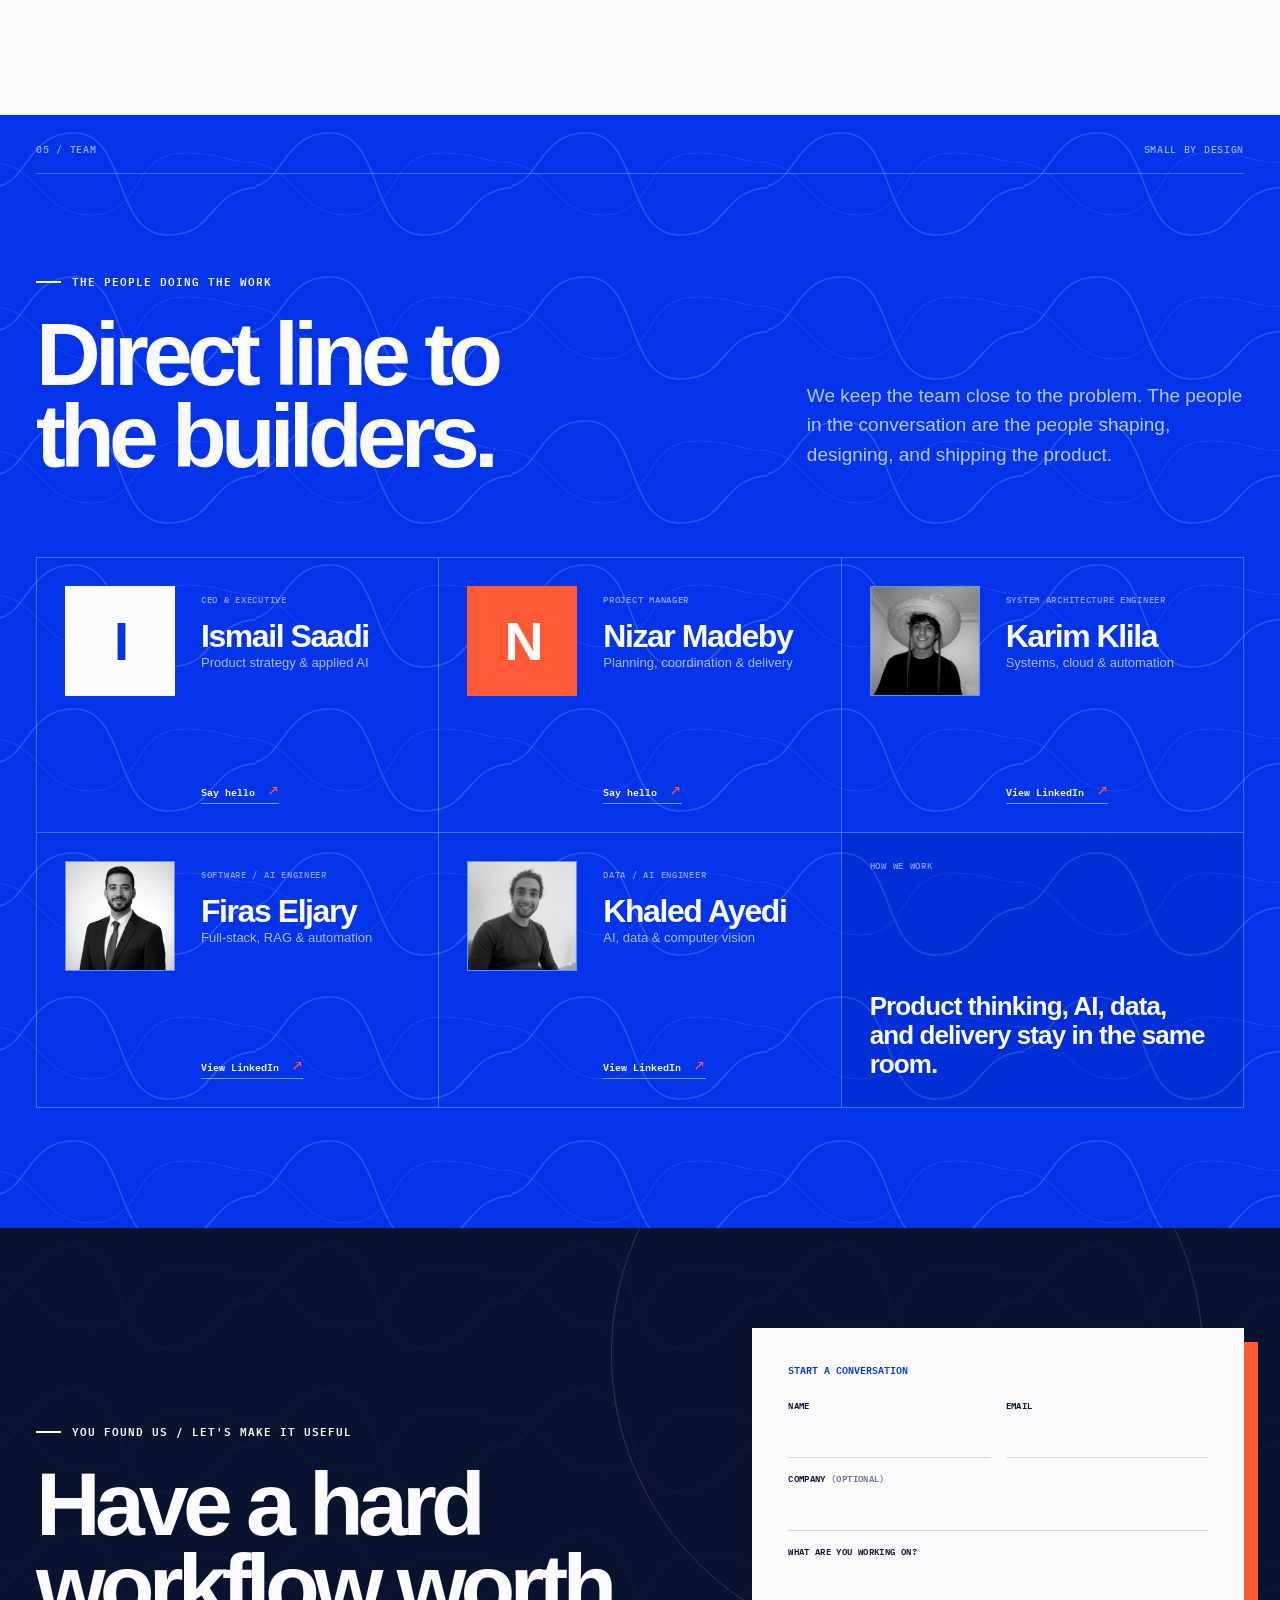
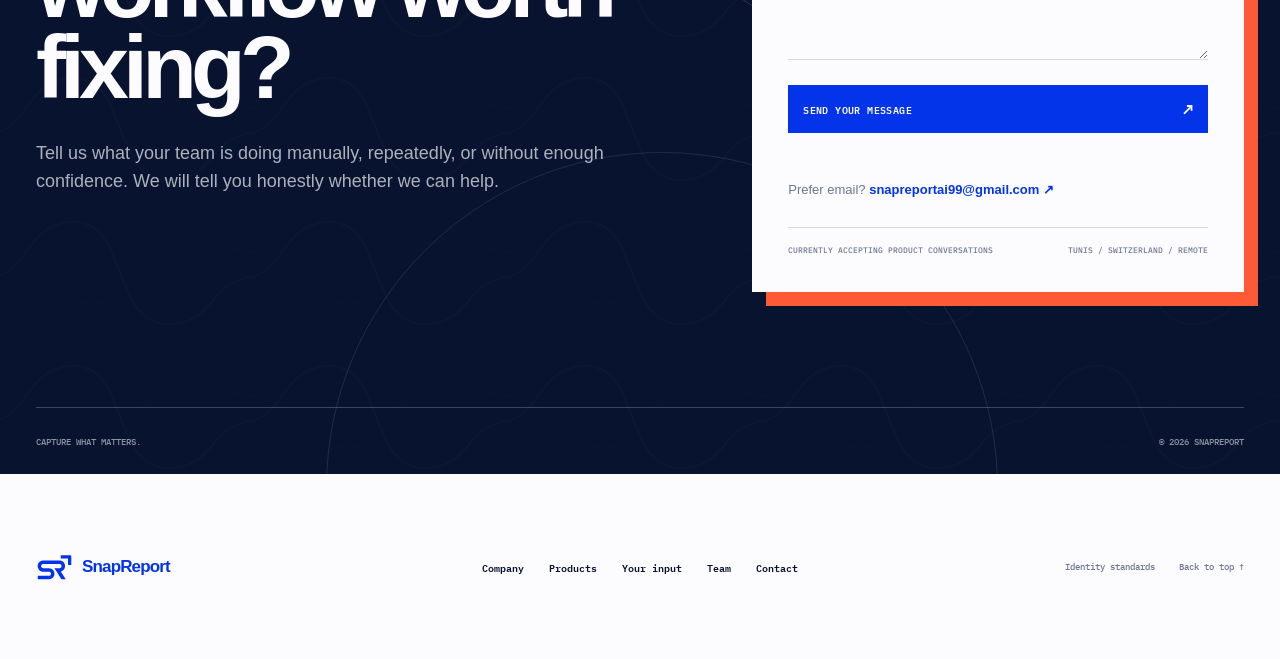
<file: deploy/index.html>
<!DOCTYPE html>
<html lang="en">
<head>
  <meta charset="UTF-8">
  <meta name="viewport" content="width=device-width, initial-scale=1.0">
  <meta name="theme-color" content="#0334EA">
  <title>SnapReport | Applied AI products, built for real work</title>
  <meta name="description" content="SnapReport is the product company behind myQA.team and LÆRN. We build applied AI software for quality, audit, compliance, and field training.">
  <link rel="icon" href="assets/snapreport-symbol-blue.svg?v=20260714-2" type="image/svg+xml">
  <link rel="preconnect" href="https://fonts.googleapis.com">
  <link rel="preconnect" href="https://fonts.gstatic.com" crossorigin>
  <link rel="preconnect" href="https://api.fontshare.com">
  <link href="https://fonts.googleapis.com/css2?family=IBM+Plex+Mono:wght@400;500;600&display=swap" rel="stylesheet">
  <link href="https://api.fontshare.com/v2/css?f[]=satoshi@400,500,700,900&display=swap" rel="stylesheet">
  <link rel="stylesheet" href="css/landing.css?v=20261117-1">
</head>
<body>
  <a class="skip-link" href="#main">Skip to content</a>
  <div class="page-progress" id="pageProgress" aria-hidden="true"></div>

  <svg class="svg-defs" aria-hidden="true">
    <defs>
      <filter id="to-snap-blue" color-interpolation-filters="sRGB">
        <feColorMatrix type="matrix" values="0 0 0 0 0.0118 0 0 0 0 0.2039 0 0 0 0 0.9176 0 0 0 1 0"/>
      </filter>
      <filter id="to-ink" color-interpolation-filters="sRGB">
        <feColorMatrix type="matrix" values="0 0 0 0 0.0275 0 0 0 0 0.0745 0 0 0 0 0.1843 0 0 0 1 0"/>
      </filter>
      <filter id="logo-white-transparent" color-interpolation-filters="sRGB">
        <feColorMatrix type="matrix" values="0 0 0 0 1 0 0 0 0 1 0 0 0 0 1 .5 .5 .5 0 -.7"/>
      </filter>
      <filter id="logo-blue-transparent" color-interpolation-filters="sRGB">
        <feColorMatrix type="matrix" values="0 0 0 0 .0118 0 0 0 0 .2039 0 0 0 0 .9176 .5 .5 .5 0 -.7"/>
      </filter>
    </defs>
  </svg>

  <header class="site-header" id="siteHeader">
    <a class="site-brand" href="#home" aria-label="SnapReport home">
      <img class="site-brand__mark" src="assets/snapreport-symbol-blue.svg?v=20260714-2" alt="" aria-hidden="true">
      <span class="site-brand__name">SnapReport</span>
    </a>

    <button class="menu-toggle" id="menuToggle" type="button" aria-controls="siteNav" aria-expanded="false">
      <span>Menu</span><i aria-hidden="true"></i>
    </button>

    <nav class="site-nav" id="siteNav" aria-label="Main navigation">
      <a href="#company">Company</a>
      <a href="#products">Products</a>
      <a href="#capabilities">Capabilities</a>
      <a href="clients-form.html" data-webinar-nav>Your input</a>
      <a href="#team">Team</a>
    </nav>

    <a class="header-contact" href="#contact">Start a conversation <span aria-hidden="true">↗</span></a>
  </header>

  <main id="main">
    <section class="hero" id="home">
      <div class="signal-current" aria-hidden="true"></div>
      <svg class="hero-watermark" viewBox="350 260 370 280" aria-hidden="true" focusable="false">
        <use href="Group.svg#compressed"></use>
      </svg>

      <div class="hero-copy">
        <p class="eyebrow eyebrow--reverse" data-reveal>Independent product company / Applied AI</p>
        <h1 data-reveal>We build tools for work that has to be <em>right.</em></h1>
        <p class="hero-lede" data-reveal>SnapReport is the team behind myQA.team and LÆRN. We build software for quality, audit, compliance, and workforce training where clear output matters more than AI theatre.</p>
        <div class="hero-actions" data-reveal>
          <a class="button button--light" href="#products">See what we build <span aria-hidden="true">↓</span></a>
          <a class="text-link" href="#contact">Talk about a project <span aria-hidden="true">↗</span></a>
        </div>
      </div>

      <div class="hero-products" data-reveal aria-label="SnapReport products">
        <figure class="hero-product hero-product--myqa">
          <div class="browser-bar"><span></span><span></span><span></span><small>myQA.team / Product workspace</small></div>
          <img src="assets/products/myqa-snapinspect-live.png" alt="myQA.team SnapInspect dashboard showing inspection templates, progress, scores, and compliance">
          <figcaption><strong>myQA.team</strong><span>Quality assistance, powered by AI</span></figcaption>
        </figure>
        <figure class="hero-product hero-product--laern">
          <div class="browser-bar"><span></span><span></span><span></span><small>LÆRN / Standalone training platform</small></div>
          <img src="assets/products/laern-library-live.png" alt="Standalone LÆRN course library showing AI-assisted training courses and progress indicators">
          <figcaption><strong>LÆRN</strong><span>AI-powered training platform</span></figcaption>
        </figure>
        <div class="capture-frame" aria-hidden="true"><i></i><i></i><i></i><i></i></div>
      </div>

      <div class="hero-foot">
        <span>Two products in the field</span>
        <span>One focused product team</span>
        <span>Built from Europe</span>
      </div>
    </section>

    <section class="company-section" id="company">
      <div class="section-index"><span>01 / Company</span><span>What we are here to build</span></div>
      <div class="company-statement">
        <p class="eyebrow" data-reveal>Software with a job to finish</p>
        <h2 data-reveal>Not AI for the demo.<br><em>AI for the workflow.</em></h2>
      </div>
      <div class="company-detail" data-reveal>
        <p class="company-lead">We turn dense, domain-specific work into software people can actually use.</p>
        <p>Our products sit inside audited, regulated, and operational environments. That means the interface has to be clear, the output has to be reviewable, and the intelligence has to understand the domain before it says anything useful.</p>
      </div>
      <div class="company-principles" data-reveal>
        <article><span>01</span><strong>Domain before model.</strong><p>The workflow and its rules come first. Technology follows.</p></article>
        <article><span>02</span><strong>Evidence before assertion.</strong><p>Important output should stay traceable to its source.</p></article>
        <article><span>03</span><strong>Product before spectacle.</strong><p>Useful, legible, maintainable software beats a clever demo.</p></article>
      </div>
    </section>

    <section class="products-section" id="products">
      <div class="section-index section-index--reverse"><span>02 / Products</span><span>Work you can open and use</span></div>

      <article class="product-case product-case--agrobot" id="agrobot">
        <div class="product-copy">
          <div class="product-number">Inside myQA.team / Legal intelligence</div>
          <div class="product-logo product-logo--agrobot" role="img" aria-label="AgroBot"><img src="assets/agrobot.svg?v=20260722-1" alt="" aria-hidden="true"><span>AgroBot</span></div>
          <p class="product-tagline">Regulatory intelligence for food manufacturers.</p>
          <h2>See where the law lands.</h2>
          <p class="product-description">AgroBot monitors what changes, connects it to what your business makes, and keeps the evidence behind every answer visible.</p>
          <ul class="product-facts">
            <li><span>Monitor</span>Follow regulatory sources and surface changes that match your markets</li>
            <li><span>Connect</span>Map new requirements to products, ingredients, labels, and operations</li>
            <li><span>Explain</span>Keep every answer calibrated, reviewable, and linked to its evidence</li>
          </ul>
          <a class="case-link case-link--demo" href="#contact" data-demo-product="AgroBot">Request a demo <span aria-hidden="true">↗</span></a>
        </div>

        <div class="product-gallery product-gallery--agrobot" data-reveal aria-label="AgroBot legal intelligence preview">
          <div class="agrobot-preview">
            <div class="agrobot-preview__bar"><span><img src="assets/agrobot.svg?v=20260722-1" alt="" aria-hidden="true">AgroBot</span><small><i aria-hidden="true"></i>Monitoring active</small></div>
            <div class="agrobot-preview__body">
              <div class="agrobot-preview__main">
                <div class="agrobot-preview__question"><span>You asked</span><strong>Does the latest packaging update affect any of our tomato sauces?</strong></div>
                <article class="agrobot-preview__answer">
                  <div><img src="assets/agrobot.svg?v=20260722-1" alt="" aria-hidden="true"><p><span>Verified answer</span><strong>I found one likely impact.</strong></p></div>
                  <p>The update may affect secondary packaging records for two products sold in the EU.</p>
                  <dl><div><dt>Affected records</dt><dd>2 products</dd></div><div><dt>Evidence</dt><dd>4 sources cross-checked</dd></div></dl>
                </article>
              </div>
              <aside class="agrobot-preview__context"><span>Active context</span><strong>What AgroBot checked</strong><ul><li>Packaging specifications</li><li>EU sales markets</li><li>Previous label review</li></ul><small>Illustrative interface<br>Not legal advice</small></aside>
            </div>
          </div>
        </div>
      </article>

      <article class="product-case product-case--myqa">
        <div class="product-copy">
          <div class="product-number">Product / 03</div>
          <img class="product-logo product-logo--myqa" src="logos/myqateam/logo-full.svg" alt="myQA.team">
          <p class="product-tagline">Quality assistance, powered by AI.</p>
          <h2>Seven operational tools. One quality workspace.</h2>
          <p class="product-description">myQA.team brings audit reports, inspections, evidence capture, label compliance, root-cause analysis, action plans, and training into one quality operating system.</p>
          <ul class="product-facts">
            <li><span>Audit</span>SnapReport and SnapInspect cover standards-based audits and operational inspections</li>
            <li><span>Capture</span>CaptureIQ turns recorded work into transcripts and structured observations</li>
            <li><span>Improve</span>Label checks, root-cause analysis, and action plans close the quality loop</li>
          </ul>
          <a class="case-link case-link--demo" href="#contact" data-demo-product="myQA.team">Request a demo <span aria-hidden="true">↗</span></a>
        </div>

        <div class="product-gallery" data-gallery="myqa" data-reveal>
          <div class="gallery-cue"><span title="Select any tab below to navigate between product screens."><i aria-hidden="true"></i>Use the tabs to navigate the screens</span><button class="gallery-autoplay" type="button" aria-pressed="true"><span aria-hidden="true">Ⅱ</span> Auto-preview on</button></div>
          <div class="gallery-toolbar">
            <div role="tablist" aria-label="myQA.team product screens">
              <button type="button" class="is-active" role="tab" aria-selected="true" data-screen="myqa-audits-live.png" data-alt="myQA.team SnapReport dashboard listing standards-based audits, completion, and outcomes">Audits</button>
              <button type="button" role="tab" aria-selected="false" data-screen="myqa-captureiq-live.png" data-alt="myQA.team CaptureIQ dashboard showing recorded sessions and extracted observations">CaptureIQ</button>
              <button type="button" role="tab" aria-selected="false" data-screen="myqa-snapinspect-live.png" data-alt="myQA.team SnapInspect dashboard showing inspection templates, progress, scores, and compliance">SnapInspect</button>
              <button type="button" role="tab" aria-selected="false" data-screen="myqa-corrective-live.png" data-alt="myQA.team corrective-action interface showing a completed root-cause analysis and immediate correction">Root cause</button>
              <button type="button" role="tab" aria-selected="false" data-screen="myqa-label-validator-live.png" data-alt="myQA.team Label Validator showing packaging evidence and regulatory compliance results">Labels</button>
              <button type="button" role="tab" aria-selected="false" data-screen="myqa-action-plan-live.png" data-alt="myQA.team action-plan dashboard showing open items, overdue actions, owners, and closures">Action plans</button>
              <button type="button" role="tab" aria-selected="false" data-screen="myqa-training-live.png" data-alt="myQA.team training dashboard showing courses, generation status, engagement, and completion">Training</button>
            </div>
            <span>7 LIVE TOOLS / PREPRODUCTION</span>
          </div>
          <figure>
            <img src="assets/products/myqa-audits-live.png" alt="myQA.team SnapReport dashboard listing standards-based audits, completion, and outcomes">
            <figcaption><span>myQA.team / Audits</span><span>Audit portfolios stay visible across standards, progress, and outcomes.</span></figcaption>
          </figure>
        </div>
      </article>

      <article class="product-case product-case--laern">
        <div class="product-copy">
          <div class="product-number">Product / 01</div>
          <img class="product-logo product-logo--laern" src="logos/laern/laern logo white.svg" alt="LÆRN">
          <p class="product-tagline">A standalone AI-powered training platform.</p>
          <h2>A document enters. A complete training workflow comes out.</h2>
          <p class="product-description">LÆRN is now its own product: a workspace for turning source documents into editable storyboards, narrated videos, quizzes, assignments, and trackable learning.</p>
          <ul class="product-facts">
            <li><span>Create</span>Upload PDF, DOCX, TXT, or PPTX files into a guided four-step course workflow</li>
            <li><span>Edit</span>Refine topics, slides, visuals, voice-over scripts, videos, and quizzes</li>
            <li><span>Deliver</span>Assign training, send access, and follow learner progress from one workspace</li>
          </ul>
          <div class="case-actions"><a class="case-link case-link--demo" href="#contact" data-demo-product="LÆRN">Request a demo <span aria-hidden="true">↗</span></a><a class="case-link" href="https://preprod.laern.eu/tools/learn" target="_blank" rel="noreferrer">Open LÆRN <span aria-hidden="true">↗</span></a></div>
        </div>

        <div class="product-gallery" data-gallery="laern" data-reveal>
          <div class="gallery-cue"><span title="Select any tab below to navigate between product screens."><i aria-hidden="true"></i>Use the tabs to navigate the screens</span><button class="gallery-autoplay" type="button" aria-pressed="true"><span aria-hidden="true">Ⅱ</span> Auto-preview on</button></div>
          <div class="gallery-toolbar">
            <div role="tablist" aria-label="LÆRN product screens">
              <button type="button" class="is-active" role="tab" aria-selected="true" data-screen="laern-library-live.png" data-alt="Standalone LÆRN course library with courses, generation status, engagement, and completion indicators">Course library</button>
              <button type="button" role="tab" aria-selected="false" data-screen="laern-create-live.png" data-alt="Standalone LÆRN new-course screen for uploading PDF, DOCX, TXT, or PPTX source documents">Create course</button>
              <button type="button" role="tab" aria-selected="false" data-screen="laern-storyboard-live.png" data-alt="Standalone LÆRN storyboard editor with slide list, editable visual, and voice-over script">Storyboard</button>
              <button type="button" role="tab" aria-selected="false" data-screen="laern-preview-live.png" data-alt="Standalone LÆRN course preview with generated training videos and quizzes">Videos &amp; quiz</button>
            </div>
            <span>STANDALONE PRODUCT / LIVE PREPRODUCTION</span>
          </div>
          <figure>
            <img src="assets/products/laern-library-live.png" alt="Standalone LÆRN course library with courses, generation status, engagement, and completion indicators">
            <figcaption><span>LÆRN / Course library</span><span>The standalone workspace keeps creation, delivery, and learning progress together.</span></figcaption>
          </figure>
        </div>
      </article>
    </section>

    <section class="capabilities-section" id="capabilities">
      <div class="section-index"><span>03 / Capabilities</span><span>What we bring to a new problem</span></div>
      <div class="capabilities-heading">
        <p class="eyebrow" data-reveal>Product, software, systems, intelligence</p>
        <h2 data-reveal>We design the workflow.<br>Then build every layer.</h2>
      </div>
      <div class="capability-grid">
        <article data-reveal>
          <span>01 / AI &amp; automation</span>
          <h3>Make intelligence useful inside the workflow.</h3>
          <p>Grounded assistants, RAG systems, document understanding, and automated workflows designed around reviewable output.</p>
          <ul class="capability-stack" aria-label="AI and automation technologies"><li>LLMs</li><li>RAG</li><li>n8n</li><li>LangChain</li></ul>
        </article>
        <article data-reveal>
          <span>02 / Full-stack engineering</span>
          <h3>Ship the complete product, not a disconnected demo.</h3>
          <p>Responsive interfaces, dependable APIs, databases, integrations, and deployment brought together as one maintainable system.</p>
          <ul class="capability-stack" aria-label="Full-stack technologies"><li>Next.js</li><li>React</li><li>NestJS</li><li>Spring Boot</li></ul>
        </article>
        <article data-reveal>
          <span>03 / Systems &amp; cloud</span>
          <h3>Build a backbone that can keep growing.</h3>
          <p>Containerized services, event-driven architecture, delivery pipelines, and observability for resilient software operations.</p>
          <ul class="capability-stack" aria-label="Systems and cloud technologies"><li>Docker</li><li>Kubernetes</li><li>Kafka</li><li>Google Cloud</li></ul>
        </article>
        <article data-reveal>
          <span>04 / Data &amp; computer vision</span>
          <h3>Turn raw signals into decisions people can act on.</h3>
          <p>Structured analytics, OCR, object detection and tracking, and predictive models connected to real product interfaces.</p>
          <ul class="capability-stack" aria-label="Data and computer vision technologies"><li>Python</li><li>TensorFlow</li><li>OpenCV</li><li>Big data</li></ul>
        </article>
      </div>
      <div class="capabilities-foot" data-reveal>
        <span>Built in-house</span>
        <p>Product design · Applied AI · Full-stack delivery · Microservices · Data intelligence · Cloud infrastructure</p>
      </div>
</section>

    <section class="team-section" id="team">
      <div class="signal-current signal-current--team" aria-hidden="true"></div>
      <div class="section-index section-index--reverse"><span>05 / Team</span><span>Small by design</span></div>
      <div class="team-heading">
        <div><p class="eyebrow eyebrow--reverse" data-reveal>The people doing the work</p><h2 data-reveal>Direct line to<br>the builders.</h2></div>
        <p data-reveal>We keep the team close to the problem. The people in the conversation are the people shaping, designing, and shipping the product.</p>
      </div>
      <div class="team-grid">
        <article data-reveal>
          <div class="team-monogram">I</div>
          <div><span>CEO &amp; Executive</span><h3>Ismail Saadi</h3><p>Product strategy &amp; applied AI</p></div>
          <a href="mailto:snapreportai99@gmail.com?subject=Hello%20Ismail">Say hello <span aria-hidden="true">↗</span></a>
        </article>
        <article data-reveal>
          <div class="team-monogram team-monogram--orange">N</div>
          <div><span>Project Manager</span><h3>Nizar Madeby</h3><p>Planning, coordination &amp; delivery</p></div>
          <a href="mailto:snapreportai99@gmail.com?subject=Hello%20Nizar">Say hello <span aria-hidden="true">↗</span></a>
        </article>
        <article data-reveal>
          <img class="team-photo" src="assets/team/karim-klila.png" alt="Karim Klila" loading="lazy">
          <div><span>System Architecture Engineer</span><h3>Karim Klila</h3><p>Systems, cloud &amp; automation</p></div>
          <a href="https://www.linkedin.com/in/karim-klila-429713201/" target="_blank" rel="noreferrer">View LinkedIn <span aria-hidden="true">↗</span></a>
        </article>
        <article data-reveal>
          <img class="team-photo" src="assets/team/firas-eljary.png" alt="Firas Eljary" loading="lazy">
          <div><span>Software / AI Engineer</span><h3>Firas Eljary</h3><p>Full-stack, RAG &amp; automation</p></div>
          <a href="https://www.linkedin.com/in/firasjery/" target="_blank" rel="noreferrer">View LinkedIn <span aria-hidden="true">↗</span></a>
        </article>
        <article data-reveal>
          <img class="team-photo" src="assets/team/khaled-ayedi.png" alt="Khaled Ayedi" loading="lazy">
          <div><span>Data / AI Engineer</span><h3>Khaled Ayedi</h3><p>AI, data &amp; computer vision</p></div>
          <a href="https://www.linkedin.com/in/khaled-ayedi-2900181b6/" target="_blank" rel="noreferrer">View LinkedIn <span aria-hidden="true">↗</span></a>
        </article>
        <div class="team-note" data-reveal>
          <span>How we work</span>
          <p>Product thinking, AI, data, and delivery stay in the same room.</p>
        </div>
      </div>
    </section>

    <section class="contact-section" id="contact">
      <div class="signal-current signal-current--contact" aria-hidden="true"></div>
      <div class="contact-copy">
        <p class="eyebrow eyebrow--reverse" data-reveal>You found us / Let's make it useful</p>
        <h2 data-reveal>Have a hard workflow worth fixing?</h2>
        <p data-reveal>Tell us what your team is doing manually, repeatedly, or without enough confidence. We will tell you honestly whether we can help.</p>
      </div>
      <div class="contact-card" data-reveal>
        <span class="contact-card__eyebrow">Start a conversation</span>
        <form class="contact-form" id="contactForm">
          <div class="contact-form__row">
            <label>Name<input type="text" name="name" autocomplete="name" required></label>
            <label>Email<input type="email" name="email" autocomplete="email" required></label>
          </div>
          <label>Company <span>(optional)</span><input type="text" name="company" autocomplete="organization"></label>
          <label>What are you working on?<textarea name="message" rows="4" required></textarea></label>
          <button class="contact-form__submit" type="submit">Send your message <span aria-hidden="true">↗</span></button>
          <p class="contact-form__status" aria-live="polite"></p>
        </form>
        <p class="contact-email">Prefer email? <a href="mailto:snapreportai99@gmail.com">snapreportai99@gmail.com <span aria-hidden="true">↗</span></a></p>
        <div class="contact-card__meta"><span>Currently accepting product conversations</span><span>Tunis / Switzerland / Remote</span></div>
      </div>
      <footer class="contact-footer"><span>Capture what matters.</span><span>© 2026 SnapReport</span></footer>
    </section>
  </main>

  <footer class="site-footer">
    <a class="footer-brand" href="#home" aria-label="SnapReport home">
      <img class="site-brand__mark" src="assets/snapreport-symbol-blue.svg?v=20260714-2" alt="" aria-hidden="true">
      <span class="site-brand__name">SnapReport</span>
    </a>
    <nav aria-label="Footer navigation"><a href="#company">Company</a><a href="#products">Products</a><a href="clients-form.html" data-webinar-nav>Your input</a><a href="#team">Team</a><a href="#contact">Contact</a></nav>
    <div><a href="index.html">Identity standards</a><a href="#home">Back to top ↑</a></div>
  </footer>

  <script src="js/landing.js?v=20261117-2"></script>
</body>
</html>
</file>
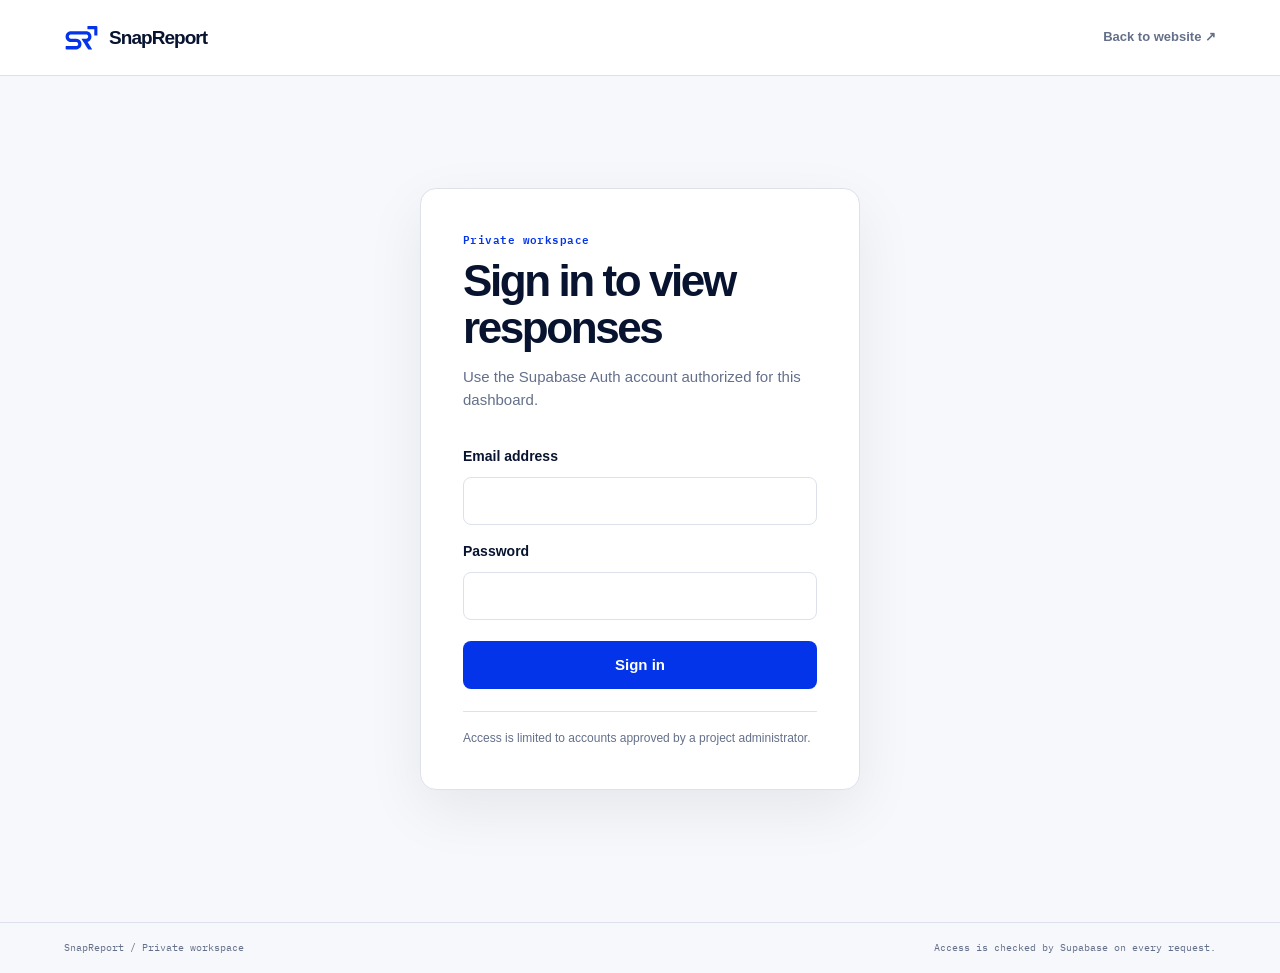
<file: admin.html>
<!DOCTYPE html>
<html lang="en">
<head>
  <meta charset="UTF-8">
  <meta name="viewport" content="width=device-width, initial-scale=1.0">
  <meta name="theme-color" content="#0334EA">
  <meta name="robots" content="noindex, nofollow">
  <title>Private dashboard | SnapReport</title>
  <link rel="icon" href="assets/snapreport-symbol-blue.svg" type="image/svg+xml">
  <link rel="preconnect" href="https://fonts.googleapis.com">
  <link rel="preconnect" href="https://fonts.gstatic.com" crossorigin>
  <link rel="preconnect" href="https://api.fontshare.com">
  <link href="https://fonts.googleapis.com/css2?family=IBM+Plex+Mono:wght@400;500;600&display=swap" rel="stylesheet">
  <link href="https://api.fontshare.com/v2/css?f[]=satoshi@400,500,700,900&display=swap" rel="stylesheet">
  <link rel="stylesheet" href="css/admin-dashboard.css?v=20261117-1">
  <script src="js/admin-dashboard.js?v=20261117-1" defer></script>
</head>
<body>
  <a class="skip-link" href="#main">Skip to content</a>
  <header class="admin-header">
    <a class="admin-brand" href="index.html" aria-label="SnapReport home">
      <img src="assets/snapreport-symbol-blue.svg" alt="" aria-hidden="true">
      <span>SnapReport</span>
    </a>
    <a class="site-link" href="index.html">Back to website <span aria-hidden="true">↗</span></a>
  </header>

  <main class="admin-main" id="main">
    <section class="login-panel" id="loginPanel" aria-labelledby="loginTitle">
      <p class="eyebrow">Private workspace</p>
      <h1 id="loginTitle">Sign in to view responses</h1>
      <p class="login-intro">Use the Supabase Auth account authorized for this dashboard.</p>
      <form id="loginForm" method="post">
        <label for="loginEmail">Email address</label>
        <input id="loginEmail" name="email" type="email" autocomplete="username" required>
        <label for="loginPassword">Password</label>
        <input id="loginPassword" name="password" type="password" autocomplete="current-password" required>
        <button class="primary-button" id="loginButton" type="submit">Sign in</button>
        <p class="message" id="loginMessage" role="alert" hidden></p>
      </form>
      <p class="privacy-note">Access is limited to accounts approved by a project administrator.</p>
    </section>

    <section class="dashboard" id="dashboard" aria-labelledby="dashboardTitle" hidden>
      <div class="dashboard-heading">
        <div>
          <p class="eyebrow">Private workspace / Webinar</p>
          <h1 id="dashboardTitle">Responses</h1>
          <p class="signed-in">Signed in as <span id="signedInEmail"></span></p>
        </div>
        <button class="quiet-button" id="logoutButton" type="button">Sign out</button>
      </div>

      <section class="results-panel" aria-label="Webinar responses">
        <div class="results-toolbar">
          <form class="search-form" id="searchForm" role="search" method="post">
            <label class="sr-only" for="searchInput">Search responses</label>
            <input id="searchInput" name="search" type="search" maxlength="120" placeholder="Search name, email, company, or answers">
            <button class="secondary-button" id="searchButton" type="submit">Search</button>
          </form>
          <button class="quiet-button" id="refreshButton" type="button">Refresh</button>
        </div>
        <div class="results-meta">
          <p id="resultsSummary" aria-live="polite"></p>
          <p class="message" id="resultsMessage" role="alert" hidden></p>
        </div>
        <div class="table-wrap">
          <table>
            <thead>
              <tr>
                <th scope="col">Received</th>
                <th scope="col">Name and email</th>
                <th scope="col">Company</th>
                <th scope="col">Interested in</th>
                <th scope="col">Response details</th>
              </tr>
            </thead>
            <tbody id="resultsBody"></tbody>
          </table>
          <p class="empty-state" id="emptyState" hidden>No responses match this search.</p>
        </div>
        <nav class="pagination" aria-label="Response pages">
          <button class="quiet-button" id="previousButton" type="button" disabled>Previous</button>
          <span id="pageSummary"></span>
          <button class="quiet-button" id="nextButton" type="button" disabled>Next</button>
        </nav>
      </section>
    </section>
  </main>
  <footer class="admin-footer"><span>SnapReport / Private workspace</span><span>Access is checked by Supabase on every request.</span></footer>
</body>
</html>
</file>
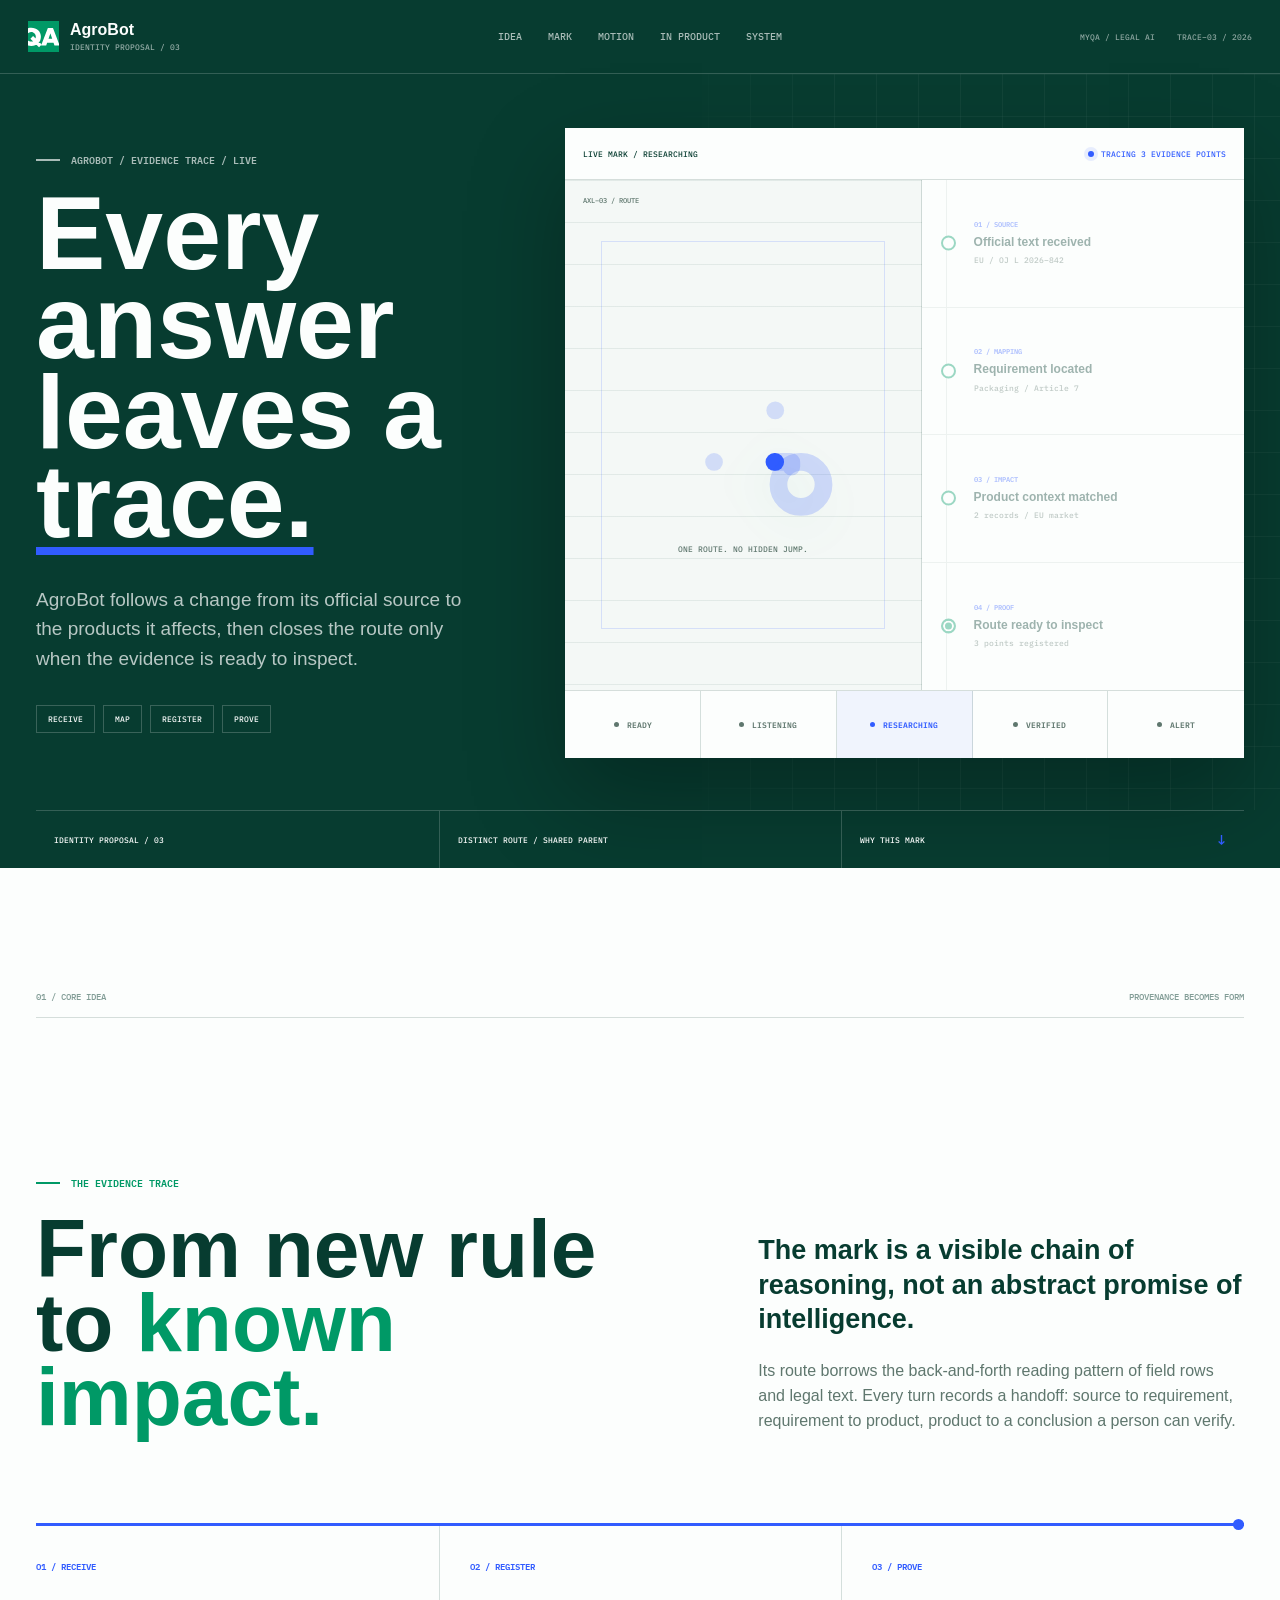
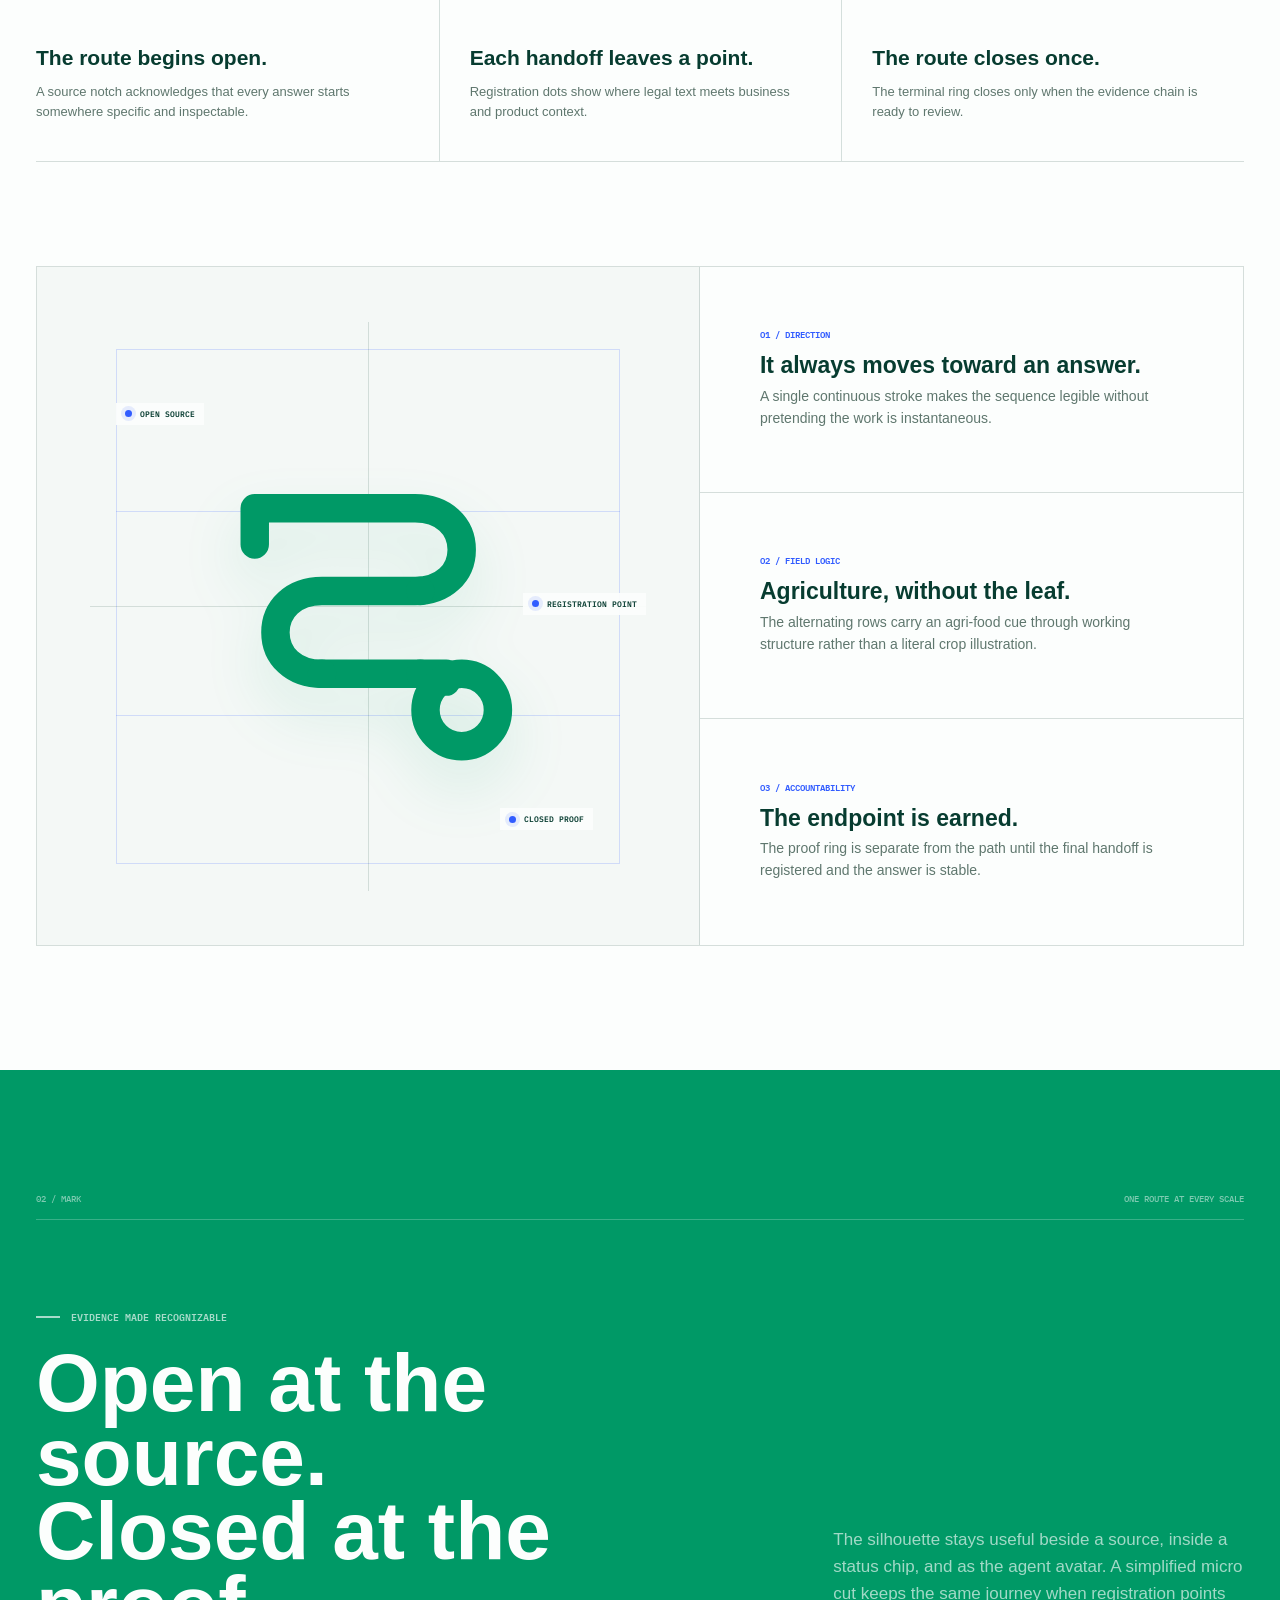
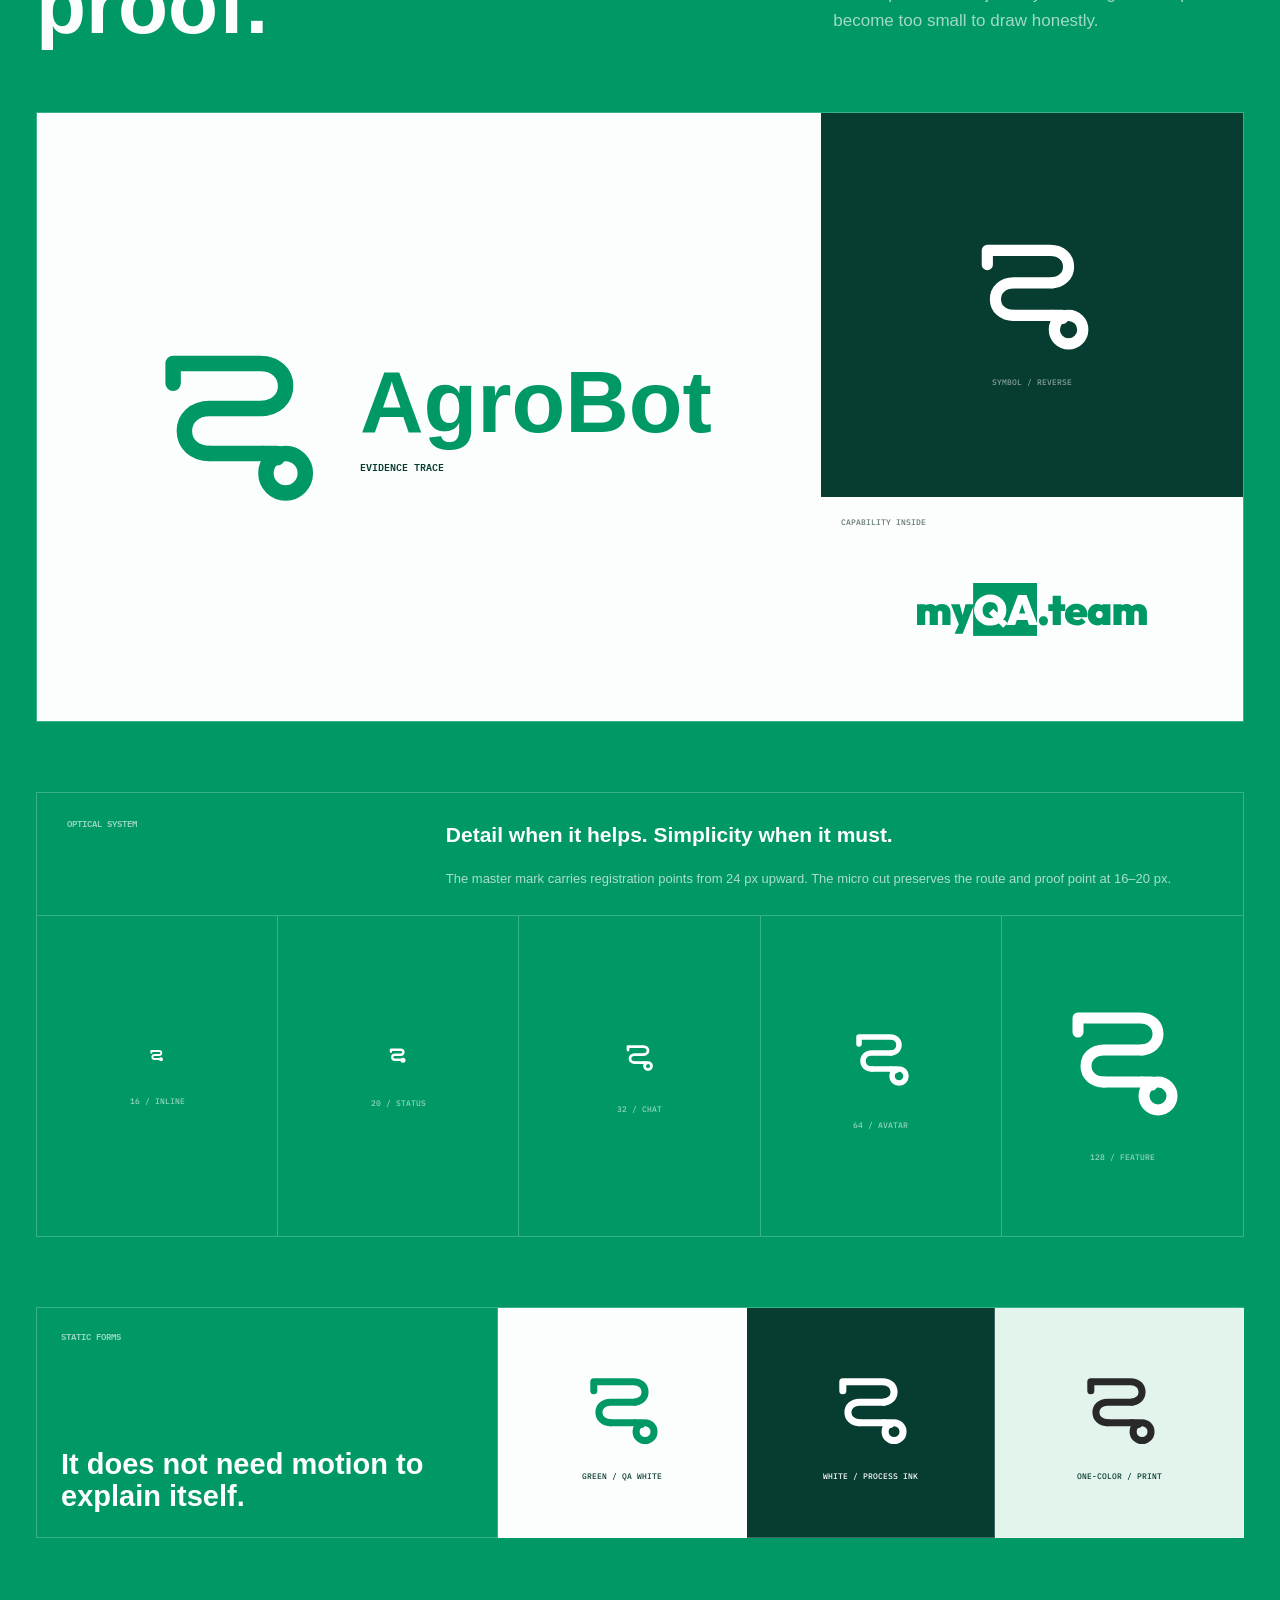
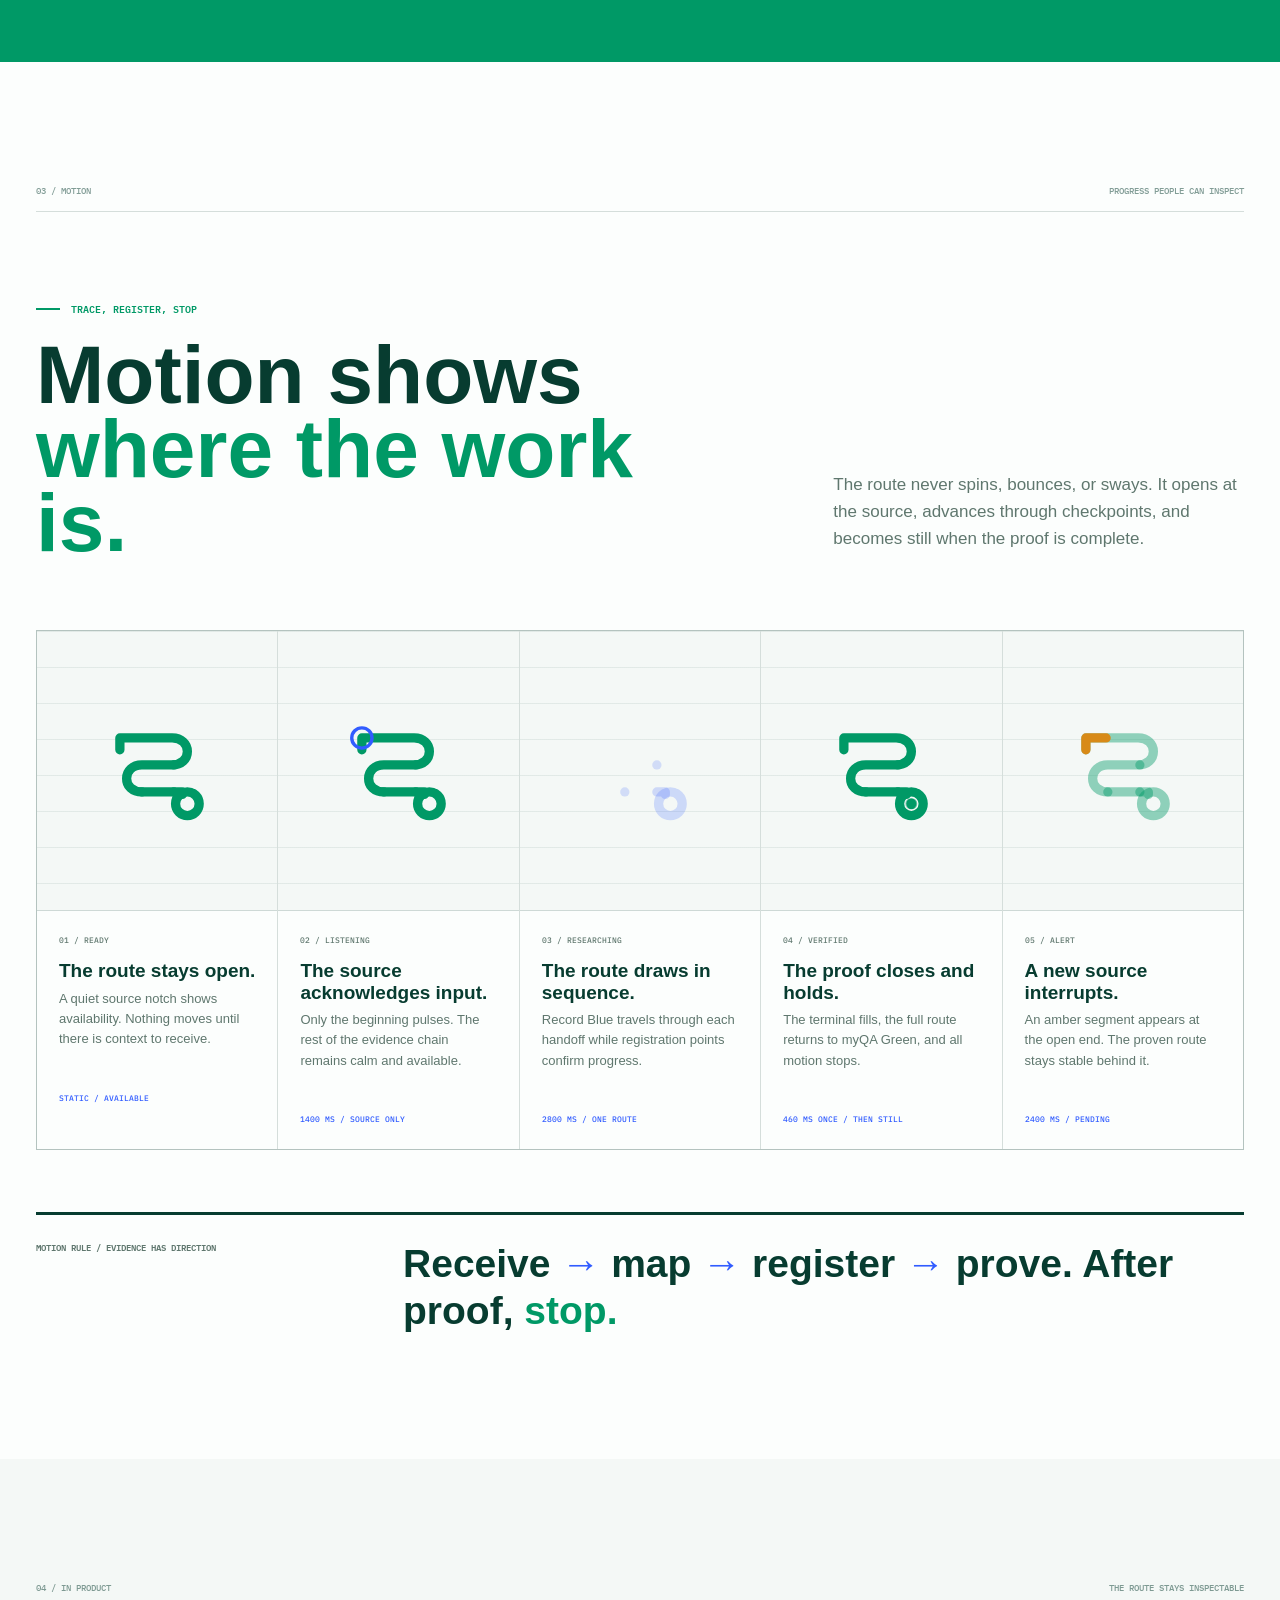
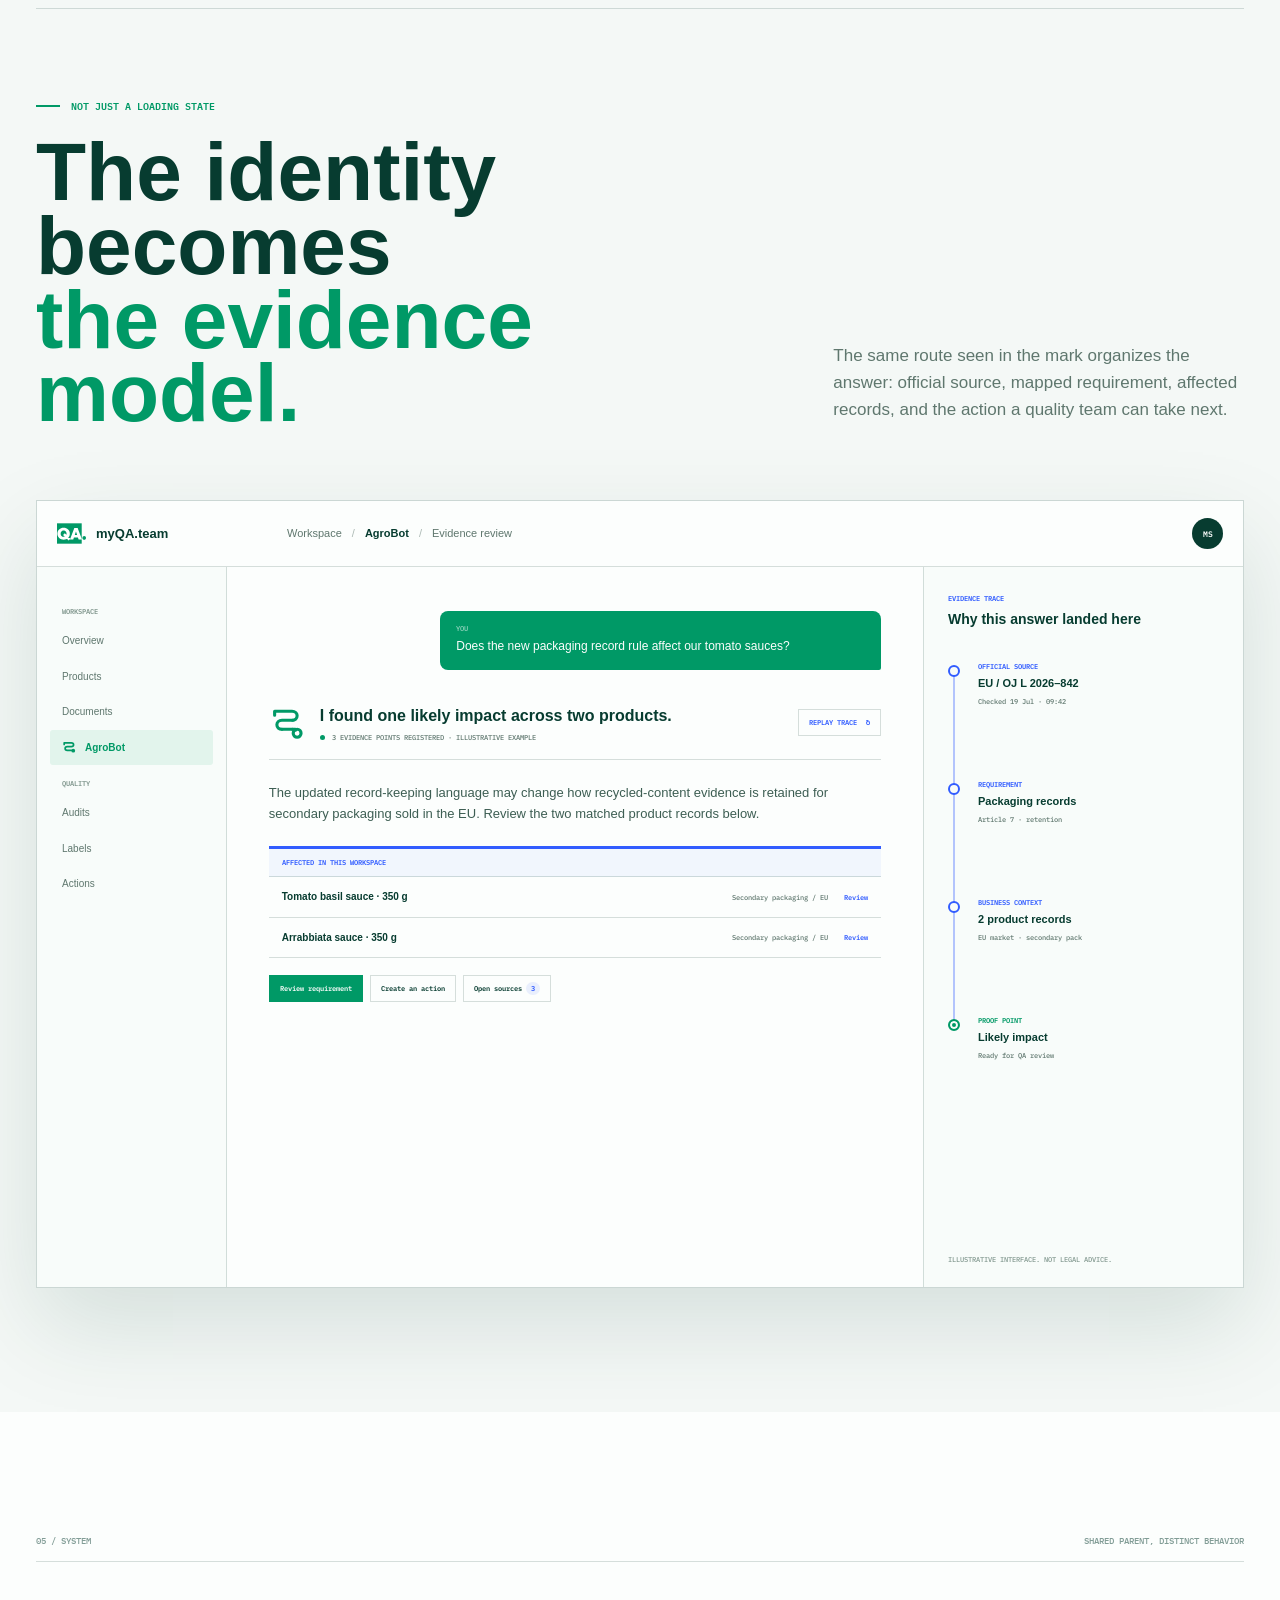
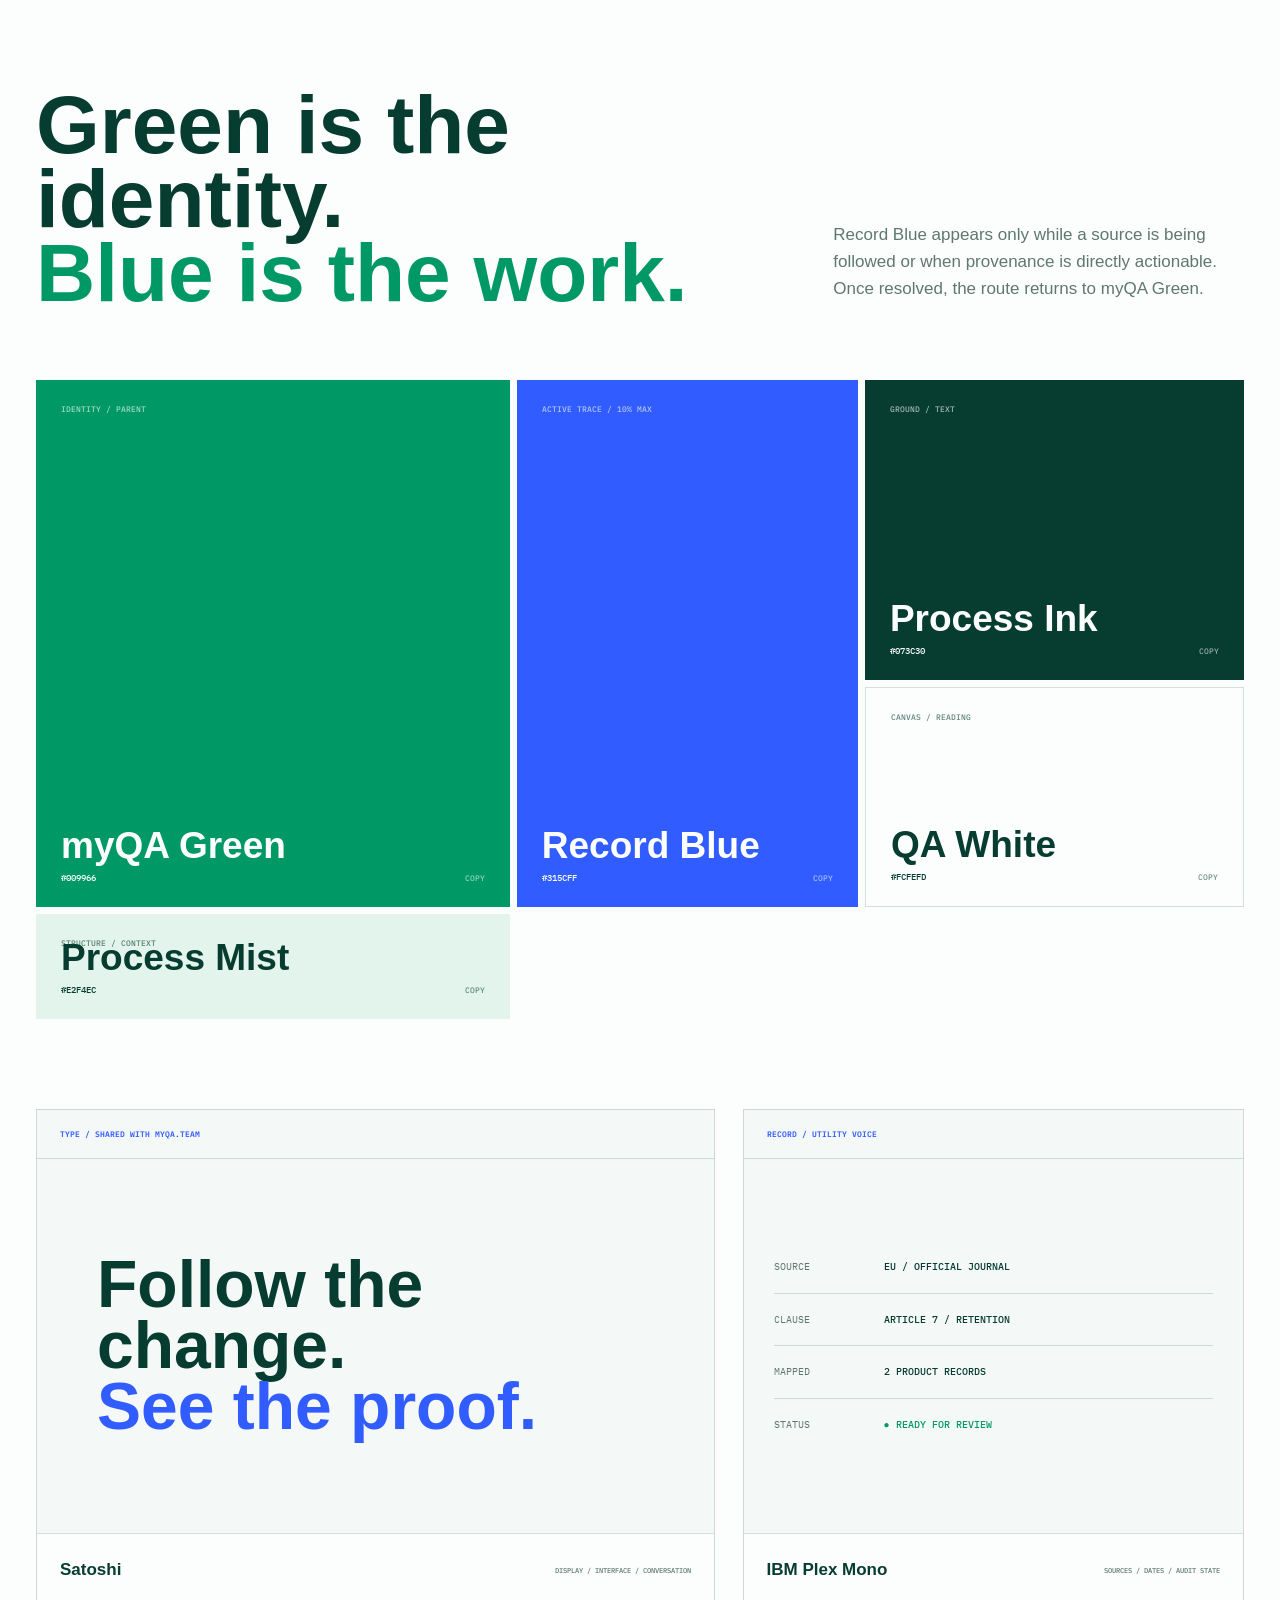
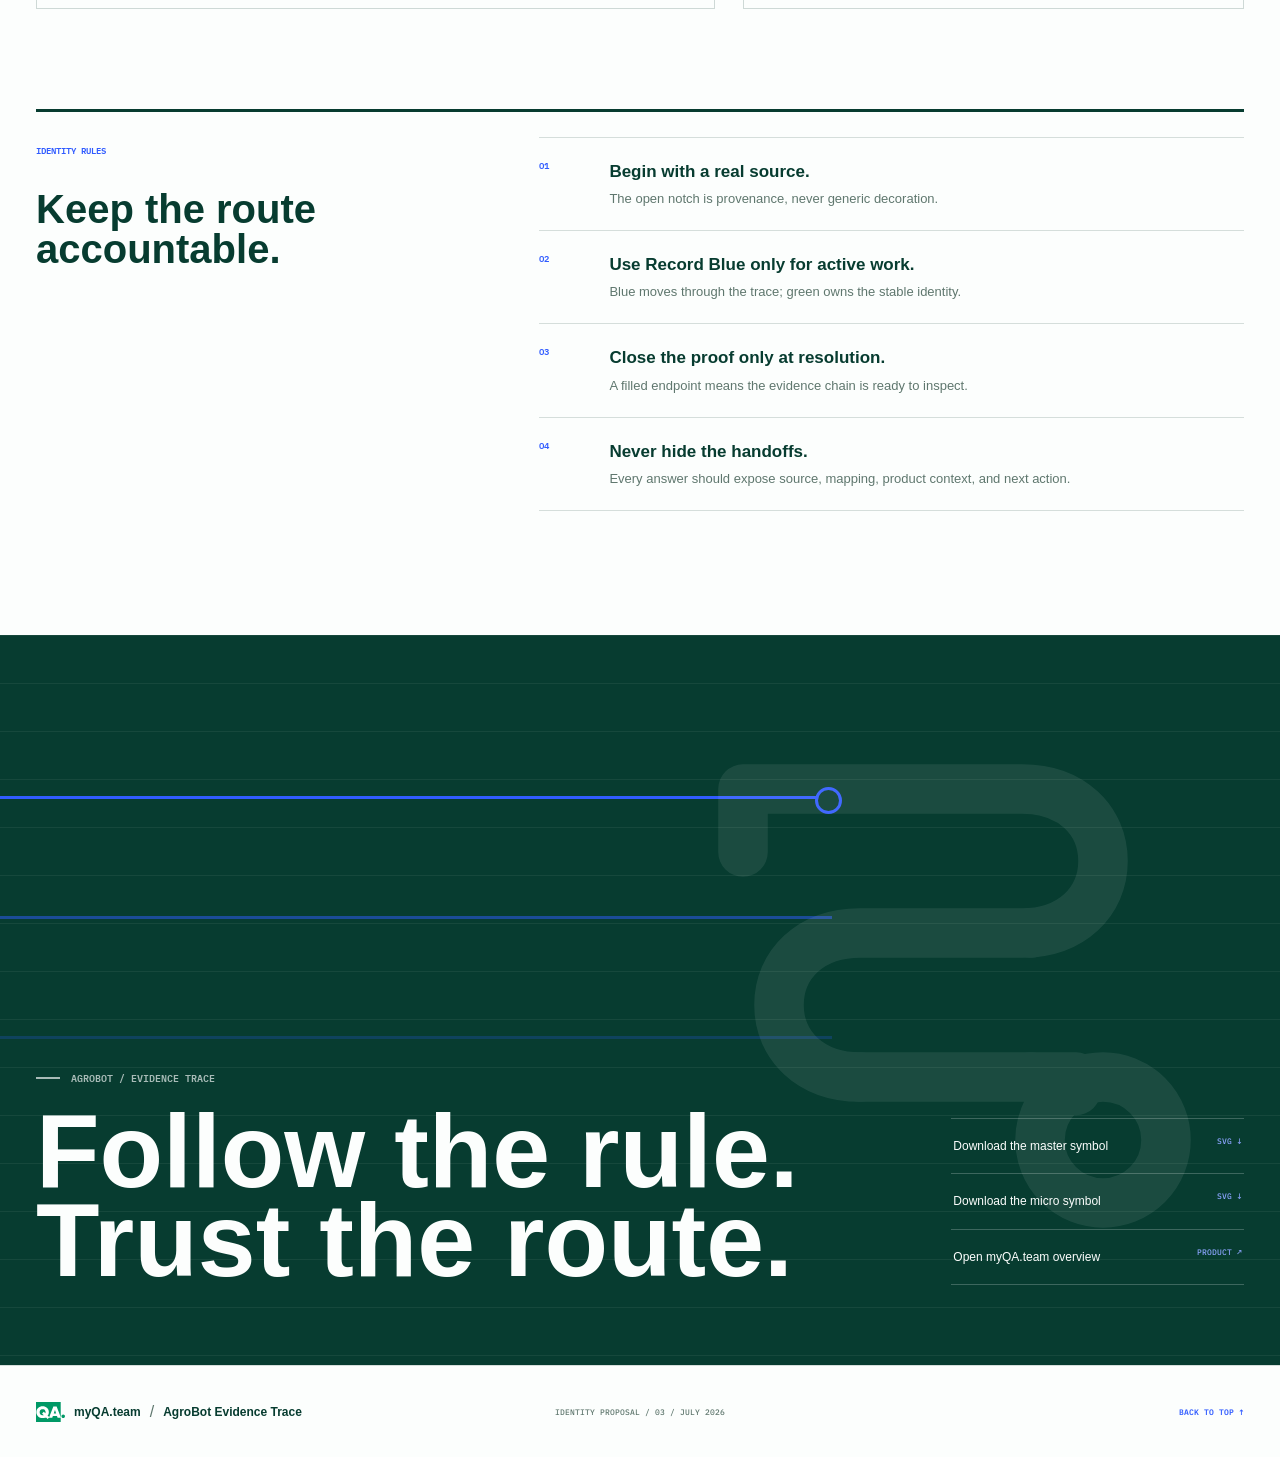
<file: agrobot-trace.html>
<!DOCTYPE html>
<html lang="en">
<head>
  <meta charset="UTF-8">
  <meta name="viewport" content="width=device-width, initial-scale=1.0">
  <meta name="theme-color" content="#073C30">
  <title>AgroBot Evidence Trace | Identity proposal 03</title>
  <meta name="description" content="The Evidence Trace, a third identity direction for AgroBot by myQA.team.">
  <link rel="icon" href="assets/agrobot-trace.svg" type="image/svg+xml">
  <link rel="preconnect" href="https://fonts.googleapis.com">
  <link rel="preconnect" href="https://fonts.gstatic.com" crossorigin>
  <link rel="preconnect" href="https://api.fontshare.com">
  <link href="https://fonts.googleapis.com/css2?family=IBM+Plex+Mono:wght@400;500;600&amp;display=swap" rel="stylesheet">
  <link href="https://api.fontshare.com/v2/css?f[]=satoshi@400,500,700,900&amp;display=swap" rel="stylesheet">
  <link rel="stylesheet" href="css/agrobot-trace.css">
</head>
<body>
  <a class="skip-link" href="#main">Skip to the Evidence Trace proposal</a>
  <div class="reading-progress" id="readingProgress" aria-hidden="true"></div>

  <header class="site-header" id="siteHeader">
    <a class="header-brand" href="landing.html#products" aria-label="Back to the myQA.team product overview">
      <img src="logos/myqateam/logo-compact.svg" alt="">
      <span><strong>AgroBot</strong><small>Identity proposal / 03</small></span>
    </a>

    <button class="menu-toggle" id="menuToggle" type="button" aria-controls="mainNav" aria-expanded="false">
      <span>Index</span><i aria-hidden="true"></i>
    </button>

    <nav class="main-nav" id="mainNav" aria-label="Evidence Trace proposal sections">
      <a href="#idea">Idea</a>
      <a href="#mark">Mark</a>
      <a href="#motion">Motion</a>
      <a href="#product">In product</a>
      <a href="#system">System</a>
    </nav>

    <div class="header-meta"><span>MYQA / LEGAL AI</span><span>TRACE–03 / 2026</span></div>
  </header>

  <main id="main">
    <section class="hero" id="home" data-section>
      <div class="hero-copy">
        <p class="eyebrow eyebrow--reverse" data-reveal>AgroBot / Evidence Trace / Live</p>
        <h1 data-reveal>Every answer<br>leaves a <em>trace.</em></h1>
        <p class="hero-lede" data-reveal>AgroBot follows a change from its official source to the products it affects, then closes the route only when the evidence is ready to inspect.</p>
        <div class="hero-principles" data-reveal aria-label="Evidence Trace principles">
          <span>Receive</span><span>Map</span><span>Register</span><span>Prove</span>
        </div>
      </div>

      <div class="trace-stage" id="heroTraceStage" data-state="researching" data-reveal>
        <div class="stage-toolbar">
          <span>Live mark / Researching</span>
          <span class="stage-status" aria-live="polite"><i></i>Tracing 3 evidence points</span>
        </div>

        <div class="stage-body">
          <div class="stage-mark-wrap">
            <span class="stage-coordinate">AXL–03 / ROUTE</span>
            <svg class="trace-mark trace-mark--hero" viewBox="0 0 64 64" role="img" aria-label="AgroBot Evidence Trace symbol: researching">
              <path class="trace-route" pathLength="100" d="M10 20V13H41C46.5 13 50 16.5 50 21S46.5 29 41 29H23C17.5 29 14 32.5 14 37S17.5 45 23 45H42"/>
              <circle class="trace-checkpoint trace-checkpoint--one" cx="42" cy="29" r="2.75"/>
              <circle class="trace-checkpoint trace-checkpoint--two" cx="23" cy="45" r="2.75"/>
              <path class="trace-terminal-link" d="M42 45H47V46.5"/>
              <circle class="trace-terminal" cx="50" cy="52" r="7"/>
              <circle class="trace-terminal-core" cx="50" cy="52" r="3.25"/>
              <path class="trace-alert-segment" d="M10 20V13H22"/>
            </svg>
            <span class="stage-caption">One route. No hidden jump.</span>
          </div>

          <ol class="stage-evidence" aria-label="Illustrative evidence route">
            <li class="is-source"><span>01 / Source</span><strong>Official text received</strong><small>EU / OJ L 2026–842</small></li>
            <li class="is-map"><span>02 / Mapping</span><strong>Requirement located</strong><small>Packaging / Article 7</small></li>
            <li class="is-impact"><span>03 / Impact</span><strong>Product context matched</strong><small>2 records / EU market</small></li>
            <li class="is-proof"><span>04 / Proof</span><strong>Route ready to inspect</strong><small>3 points registered</small></li>
          </ol>
        </div>

        <div class="state-controls" role="group" aria-label="Preview AgroBot Evidence Trace states">
          <button type="button" data-state-control="ready" aria-pressed="false"><i></i>Ready</button>
          <button type="button" data-state-control="listening" aria-pressed="false"><i></i>Listening</button>
          <button type="button" data-state-control="researching" aria-pressed="true"><i></i>Researching</button>
          <button type="button" data-state-control="verified" aria-pressed="false"><i></i>Verified</button>
          <button type="button" data-state-control="alert" aria-pressed="false"><i></i>Alert</button>
        </div>
      </div>

      <div class="hero-foot">
        <span>Identity proposal / 03</span>
        <span>Distinct route / Shared parent</span>
        <a href="#idea">Why this mark <i aria-hidden="true">↓</i></a>
      </div>
    </section>

    <section class="section idea-section" id="idea" data-section>
      <div class="section-index"><span>01 / Core idea</span><span>Provenance becomes form</span></div>
      <div class="idea-heading">
        <p class="eyebrow" data-reveal>The Evidence Trace</p>
        <h2 data-reveal>From new rule<br>to <em>known impact.</em></h2>
      </div>
      <div class="idea-copy" data-reveal>
        <p class="idea-lead">The mark is a visible chain of reasoning, not an abstract promise of intelligence.</p>
        <p>Its route borrows the back-and-forth reading pattern of field rows and legal text. Every turn records a handoff: source to requirement, requirement to product, product to a conclusion a person can verify.</p>
      </div>

      <div class="thesis-rail" data-reveal aria-label="Three Evidence Trace ideas">
        <article><span>01 / Receive</span><strong>The route begins open.</strong><p>A source notch acknowledges that every answer starts somewhere specific and inspectable.</p></article>
        <article><span>02 / Register</span><strong>Each handoff leaves a point.</strong><p>Registration dots show where legal text meets business and product context.</p></article>
        <article><span>03 / Prove</span><strong>The route closes once.</strong><p>The terminal ring closes only when the evidence chain is ready to review.</p></article>
      </div>

      <div class="anatomy" data-reveal>
        <div class="anatomy-stage">
          <span class="axis axis--x" aria-hidden="true"></span>
          <span class="axis axis--y" aria-hidden="true"></span>
          <span class="field-line field-line--one" aria-hidden="true"></span>
          <span class="field-line field-line--two" aria-hidden="true"></span>
          <svg class="trace-mark trace-mark--anatomy" viewBox="0 0 64 64" role="img" aria-label="Anatomy of the AgroBot Evidence Trace symbol">
            <path class="trace-route" d="M10 20V13H41C46.5 13 50 16.5 50 21S46.5 29 41 29H23C17.5 29 14 32.5 14 37S17.5 45 23 45H42"/>
            <circle class="trace-checkpoint" cx="42" cy="29" r="2.75"/>
            <circle class="trace-checkpoint" cx="23" cy="45" r="2.75"/>
            <path class="trace-terminal-link" d="M42 45H47V46.5"/>
            <circle class="trace-terminal" cx="50" cy="52" r="7"/>
          </svg>
          <span class="anatomy-label anatomy-label--source"><i></i>Open source</span>
          <span class="anatomy-label anatomy-label--register"><i></i>Registration point</span>
          <span class="anatomy-label anatomy-label--proof"><i></i>Closed proof</span>
        </div>
        <div class="anatomy-notes">
          <div><span>01 / Direction</span><h3>It always moves toward an answer.</h3><p>A single continuous stroke makes the sequence legible without pretending the work is instantaneous.</p></div>
          <div><span>02 / Field logic</span><h3>Agriculture, without the leaf.</h3><p>The alternating rows carry an agri-food cue through working structure rather than a literal crop illustration.</p></div>
          <div><span>03 / Accountability</span><h3>The endpoint is earned.</h3><p>The proof ring is separate from the path until the final handoff is registered and the answer is stable.</p></div>
        </div>
      </div>
    </section>

    <section class="section mark-section" id="mark" data-section>
      <div class="section-index section-index--reverse"><span>02 / Mark</span><span>One route at every scale</span></div>
      <div class="section-heading section-heading--reverse">
        <div>
          <p class="eyebrow eyebrow--reverse" data-reveal>Evidence made recognizable</p>
          <h2 data-reveal>Open at the source.<br>Closed at the proof.</h2>
        </div>
        <p data-reveal>The silhouette stays useful beside a source, inside a status chip, and as the agent avatar. A simplified micro cut keeps the same journey when registration points become too small to draw honestly.</p>
      </div>

      <div class="lockup-board" data-reveal>
        <div class="lockup-primary">
          <img src="assets/agrobot-trace.svg" alt="AgroBot Evidence Trace symbol">
          <div class="wordmark"><strong>AgroBot</strong><span>Evidence Trace</span></div>
        </div>
        <div class="lockup-compact"><img src="assets/agrobot-trace.svg" alt=""><span>Symbol / Reverse</span></div>
        <div class="lockup-parent"><span>Capability inside</span><img src="logos/myqateam/logo-full.svg" alt="myQA.team"></div>
      </div>

      <div class="size-system" data-reveal>
        <div class="size-system__head"><span>Optical system</span><strong>Detail when it helps. Simplicity when it must.</strong><p>The master mark carries registration points from 24 px upward. The micro cut preserves the route and proof point at 16–20 px.</p></div>
        <div class="size-row">
          <div><img class="is-micro" src="assets/agrobot-trace-micro.svg" width="16" height="16" alt=""><span>16 / Inline</span></div>
          <div><img class="is-micro" src="assets/agrobot-trace-micro.svg" width="20" height="20" alt=""><span>20 / Status</span></div>
          <div><img src="assets/agrobot-trace.svg" width="32" height="32" alt=""><span>32 / Chat</span></div>
          <div><img src="assets/agrobot-trace.svg" width="64" height="64" alt=""><span>64 / Avatar</span></div>
          <div><img src="assets/agrobot-trace.svg" width="128" height="128" alt=""><span>128 / Feature</span></div>
        </div>
      </div>

      <div class="contrast-strip" data-reveal>
        <div class="contrast-strip__intro"><span>Static forms</span><strong>It does not need motion to explain itself.</strong></div>
        <div class="contrast-sample contrast-sample--paper"><img src="assets/agrobot-trace.svg" alt=""><span>Green / QA White</span></div>
        <div class="contrast-sample contrast-sample--ink"><img src="assets/agrobot-trace.svg" alt=""><span>White / Process Ink</span></div>
        <div class="contrast-sample contrast-sample--mono"><img src="assets/agrobot-trace.svg" alt=""><span>One-color / Print</span></div>
      </div>
    </section>

    <section class="section motion-section" id="motion" data-section>
      <div class="section-index"><span>03 / Motion</span><span>Progress people can inspect</span></div>
      <div class="section-heading">
        <div>
          <p class="eyebrow" data-reveal>Trace, register, stop</p>
          <h2 data-reveal>Motion shows<br><em>where the work is.</em></h2>
        </div>
        <p data-reveal>The route never spins, bounces, or sways. It opens at the source, advances through checkpoints, and becomes still when the proof is complete.</p>
      </div>

      <div class="state-grid" data-reveal>
        <article data-state="ready">
          <div class="state-icon"><svg class="trace-mark" viewBox="0 0 64 64" aria-hidden="true"><path class="trace-route" pathLength="100" d="M10 20V13H41C46.5 13 50 16.5 50 21S46.5 29 41 29H23C17.5 29 14 32.5 14 37S17.5 45 23 45H42"/><circle class="trace-checkpoint trace-checkpoint--one" cx="42" cy="29" r="2.75"/><circle class="trace-checkpoint trace-checkpoint--two" cx="23" cy="45" r="2.75"/><path class="trace-terminal-link" d="M42 45H47V46.5"/><circle class="trace-terminal" cx="50" cy="52" r="7"/><circle class="trace-terminal-core" cx="50" cy="52" r="3.25"/></svg></div>
          <span>01 / Ready</span><h3>The route stays open.</h3><p>A quiet source notch shows availability. Nothing moves until there is context to receive.</p><small>Static / available</small>
        </article>
        <article data-state="listening">
          <div class="state-icon"><svg class="trace-mark" viewBox="0 0 64 64" aria-hidden="true"><path class="trace-route" pathLength="100" d="M10 20V13H41C46.5 13 50 16.5 50 21S46.5 29 41 29H23C17.5 29 14 32.5 14 37S17.5 45 23 45H42"/><circle class="trace-checkpoint trace-checkpoint--one" cx="42" cy="29" r="2.75"/><circle class="trace-checkpoint trace-checkpoint--two" cx="23" cy="45" r="2.75"/><path class="trace-terminal-link" d="M42 45H47V46.5"/><circle class="trace-terminal" cx="50" cy="52" r="7"/><circle class="trace-source-pulse" cx="10" cy="13" r="6"/></svg></div>
          <span>02 / Listening</span><h3>The source acknowledges input.</h3><p>Only the beginning pulses. The rest of the evidence chain remains calm and available.</p><small>1400 ms / source only</small>
        </article>
        <article data-state="researching">
          <div class="state-icon"><svg class="trace-mark" viewBox="0 0 64 64" aria-hidden="true"><path class="trace-route" pathLength="100" d="M10 20V13H41C46.5 13 50 16.5 50 21S46.5 29 41 29H23C17.5 29 14 32.5 14 37S17.5 45 23 45H42"/><circle class="trace-checkpoint trace-checkpoint--one" cx="42" cy="29" r="2.75"/><circle class="trace-checkpoint trace-checkpoint--two" cx="23" cy="45" r="2.75"/><path class="trace-terminal-link" d="M42 45H47V46.5"/><circle class="trace-terminal" cx="50" cy="52" r="7"/><circle class="trace-terminal-core" cx="50" cy="52" r="3.25"/></svg></div>
          <span>03 / Researching</span><h3>The route draws in sequence.</h3><p>Record Blue travels through each handoff while registration points confirm progress.</p><small>2800 ms / one route</small>
        </article>
        <article data-state="verified">
          <div class="state-icon"><svg class="trace-mark" viewBox="0 0 64 64" aria-hidden="true"><path class="trace-route" pathLength="100" d="M10 20V13H41C46.5 13 50 16.5 50 21S46.5 29 41 29H23C17.5 29 14 32.5 14 37S17.5 45 23 45H42"/><circle class="trace-checkpoint trace-checkpoint--one" cx="42" cy="29" r="2.75"/><circle class="trace-checkpoint trace-checkpoint--two" cx="23" cy="45" r="2.75"/><path class="trace-terminal-link" d="M42 45H47V46.5"/><circle class="trace-terminal" cx="50" cy="52" r="7"/><circle class="trace-terminal-core" cx="50" cy="52" r="3.25"/></svg></div>
          <span>04 / Verified</span><h3>The proof closes and holds.</h3><p>The terminal fills, the full route returns to myQA Green, and all motion stops.</p><small>460 ms once / then still</small>
        </article>
        <article data-state="alert">
          <div class="state-icon"><svg class="trace-mark" viewBox="0 0 64 64" aria-hidden="true"><path class="trace-route" pathLength="100" d="M10 20V13H41C46.5 13 50 16.5 50 21S46.5 29 41 29H23C17.5 29 14 32.5 14 37S17.5 45 23 45H42"/><circle class="trace-checkpoint trace-checkpoint--one" cx="42" cy="29" r="2.75"/><circle class="trace-checkpoint trace-checkpoint--two" cx="23" cy="45" r="2.75"/><path class="trace-terminal-link" d="M42 45H47V46.5"/><circle class="trace-terminal" cx="50" cy="52" r="7"/><path class="trace-alert-segment" d="M10 20V13H22"/></svg></div>
          <span>05 / Alert</span><h3>A new source interrupts.</h3><p>An amber segment appears at the open end. The proven route stays stable behind it.</p><small>2400 ms / pending</small>
        </article>
      </div>

      <div class="motion-rule" data-reveal><span>Motion rule / Evidence has direction</span><p>Receive <i>→</i> map <i>→</i> register <i>→</i> prove. After proof, <strong>stop.</strong></p></div>
    </section>

    <section class="section product-section" id="product" data-section>
      <div class="section-index"><span>04 / In product</span><span>The route stays inspectable</span></div>
      <div class="section-heading">
        <div>
          <p class="eyebrow" data-reveal>Not just a loading state</p>
          <h2 data-reveal>The identity becomes<br><em>the evidence model.</em></h2>
        </div>
        <p data-reveal>The same route seen in the mark organizes the answer: official source, mapped requirement, affected records, and the action a quality team can take next.</p>
      </div>

      <div class="product-demo" id="productDemo" data-reveal>
        <header class="demo-topbar">
          <div class="demo-brand"><img src="logos/myqateam/logo-compact.svg" alt=""><strong>myQA.team</strong></div>
          <div class="demo-breadcrumb"><span>Workspace</span><i>/</i><strong>AgroBot</strong><i>/</i><span>Evidence review</span></div>
          <div class="demo-user" aria-label="User account">MS</div>
        </header>

        <div class="demo-body">
          <aside class="demo-sidebar" aria-label="Illustrative application navigation">
            <span>WORKSPACE</span>
            <a href="#product">Overview</a><a href="#product">Products</a><a href="#product">Documents</a>
            <a class="is-current" href="#product"><img src="assets/agrobot-trace-micro.svg" alt="">AgroBot</a>
            <span>QUALITY</span><a href="#product">Audits</a><a href="#product">Labels</a><a href="#product">Actions</a>
          </aside>

          <div class="demo-workspace">
            <div class="demo-query"><span>You</span><p>Does the new packaging record rule affect our tomato sauces?</p></div>

            <article class="demo-answer">
              <header class="answer-head">
                <img src="assets/agrobot-trace.svg" alt="">
                <div><strong>I found one likely impact across two products.</strong><span id="demoStatus" aria-live="polite"><i></i>3 evidence points registered · Illustrative example</span></div>
                <button id="replayDemo" type="button">Replay trace <b aria-hidden="true">↻</b></button>
              </header>
              <p>The updated record-keeping language may change how recycled-content evidence is retained for secondary packaging sold in the EU. Review the two matched product records below.</p>
              <div class="affected-records">
                <span>Affected in this workspace</span>
                <div><strong>Tomato basil sauce · 350 g</strong><small>Secondary packaging / EU</small><b>Review</b></div>
                <div><strong>Arrabbiata sauce · 350 g</strong><small>Secondary packaging / EU</small><b>Review</b></div>
              </div>
              <div class="answer-actions"><button type="button">Review requirement</button><button type="button">Create an action</button><button type="button">Open sources <span>3</span></button></div>
            </article>
          </div>

          <aside class="evidence-panel" aria-label="Illustrative answer evidence">
            <header><span>Evidence trace</span><strong>Why this answer landed here</strong></header>
            <ol>
              <li class="is-done"><i></i><div><span>Official source</span><strong>EU / OJ L 2026–842</strong><small>Checked 19 Jul · 09:42</small></div></li>
              <li class="is-done"><i></i><div><span>Requirement</span><strong>Packaging records</strong><small>Article 7 · retention</small></div></li>
              <li class="is-done"><i></i><div><span>Business context</span><strong>2 product records</strong><small>EU market · secondary pack</small></div></li>
              <li class="is-proof"><i></i><div><span>Proof point</span><strong>Likely impact</strong><small>Ready for QA review</small></div></li>
            </ol>
            <p>Illustrative interface. Not legal advice.</p>
          </aside>
        </div>
      </div>
    </section>

    <section class="section system-section" id="system" data-section>
      <div class="section-index"><span>05 / System</span><span>Shared parent, distinct behavior</span></div>
      <div class="section-heading">
        <div>
          <p class="eyebrow" data-reveal>myQA.team owns the answer</p>
          <h2 data-reveal>Green is the identity.<br><em>Blue is the work.</em></h2>
        </div>
        <p data-reveal>Record Blue appears only while a source is being followed or when provenance is directly actionable. Once resolved, the route returns to myQA Green.</p>
      </div>

      <div class="palette" data-reveal>
        <button class="swatch swatch--green" type="button" data-copy="#009966"><span>Identity / Parent</span><strong>myQA Green</strong><small>#009966</small><i>Copy</i></button>
        <button class="swatch swatch--ink" type="button" data-copy="#073C30"><span>Ground / Text</span><strong>Process Ink</strong><small>#073C30</small><i>Copy</i></button>
        <button class="swatch swatch--blue" type="button" data-copy="#315CFF"><span>Active trace / 10% max</span><strong>Record Blue</strong><small>#315CFF</small><i>Copy</i></button>
        <button class="swatch swatch--white" type="button" data-copy="#FCFEFD"><span>Canvas / Reading</span><strong>QA White</strong><small>#FCFEFD</small><i>Copy</i></button>
        <button class="swatch swatch--mist" type="button" data-copy="#E2F4EC"><span>Structure / Context</span><strong>Process Mist</strong><small>#E2F4EC</small><i>Copy</i></button>
      </div>

      <div class="system-grid">
        <article class="type-card" data-reveal><span>Type / Shared with myQA.team</span><div class="type-display">Follow the change.<br><em>See the proof.</em></div><div class="type-foot"><strong>Satoshi</strong><small>Display / Interface / Conversation</small></div></article>
        <article class="record-card" data-reveal><span>Record / Utility voice</span><div class="record-lines"><p><i>SOURCE</i><b>EU / OFFICIAL JOURNAL</b></p><p><i>CLAUSE</i><b>ARTICLE 7 / RETENTION</b></p><p><i>MAPPED</i><b>2 PRODUCT RECORDS</b></p><p><i>STATUS</i><b class="is-proof">● READY FOR REVIEW</b></p></div><div class="type-foot"><strong>IBM Plex Mono</strong><small>Sources / Dates / Audit state</small></div></article>
      </div>

      <div class="rules" data-reveal>
        <div class="rules-title"><span>Identity rules</span><h3>Keep the route accountable.</h3></div>
        <ul>
          <li><b>01</b><span><strong>Begin with a real source.</strong>The open notch is provenance, never generic decoration.</span></li>
          <li><b>02</b><span><strong>Use Record Blue only for active work.</strong>Blue moves through the trace; green owns the stable identity.</span></li>
          <li><b>03</b><span><strong>Close the proof only at resolution.</strong>A filled endpoint means the evidence chain is ready to inspect.</span></li>
          <li><b>04</b><span><strong>Never hide the handoffs.</strong>Every answer should expose source, mapping, product context, and next action.</span></li>
        </ul>
      </div>
    </section>

    <section class="closing">
      <div class="closing-route" aria-hidden="true"></div>
      <img class="closing-mark" src="assets/agrobot-trace.svg" alt="">
      <div class="closing-copy" data-reveal><p class="eyebrow eyebrow--reverse">AgroBot / Evidence Trace</p><h2>Follow the rule.<br>Trust the route.</h2></div>
      <div class="closing-actions" data-reveal>
        <a href="assets/agrobot-trace.svg" download><span>Download the master symbol</span><span>SVG ↓</span></a>
        <a href="assets/agrobot-trace-micro.svg" download><span>Download the micro symbol</span><span>SVG ↓</span></a>
        <a href="landing.html#products"><span>Open myQA.team overview</span><span>PRODUCT ↗</span></a>
      </div>
    </section>
  </main>

  <footer class="site-footer"><div><img src="logos/myqateam/logo-compact.svg" alt=""><strong>myQA.team</strong><span>/</span><b>AgroBot Evidence Trace</b></div><p>Identity proposal / 03 / July 2026</p><a href="#home">Back to top ↑</a></footer>
  <script src="js/agrobot-trace.js"></script>
</body>
</html>
</file>
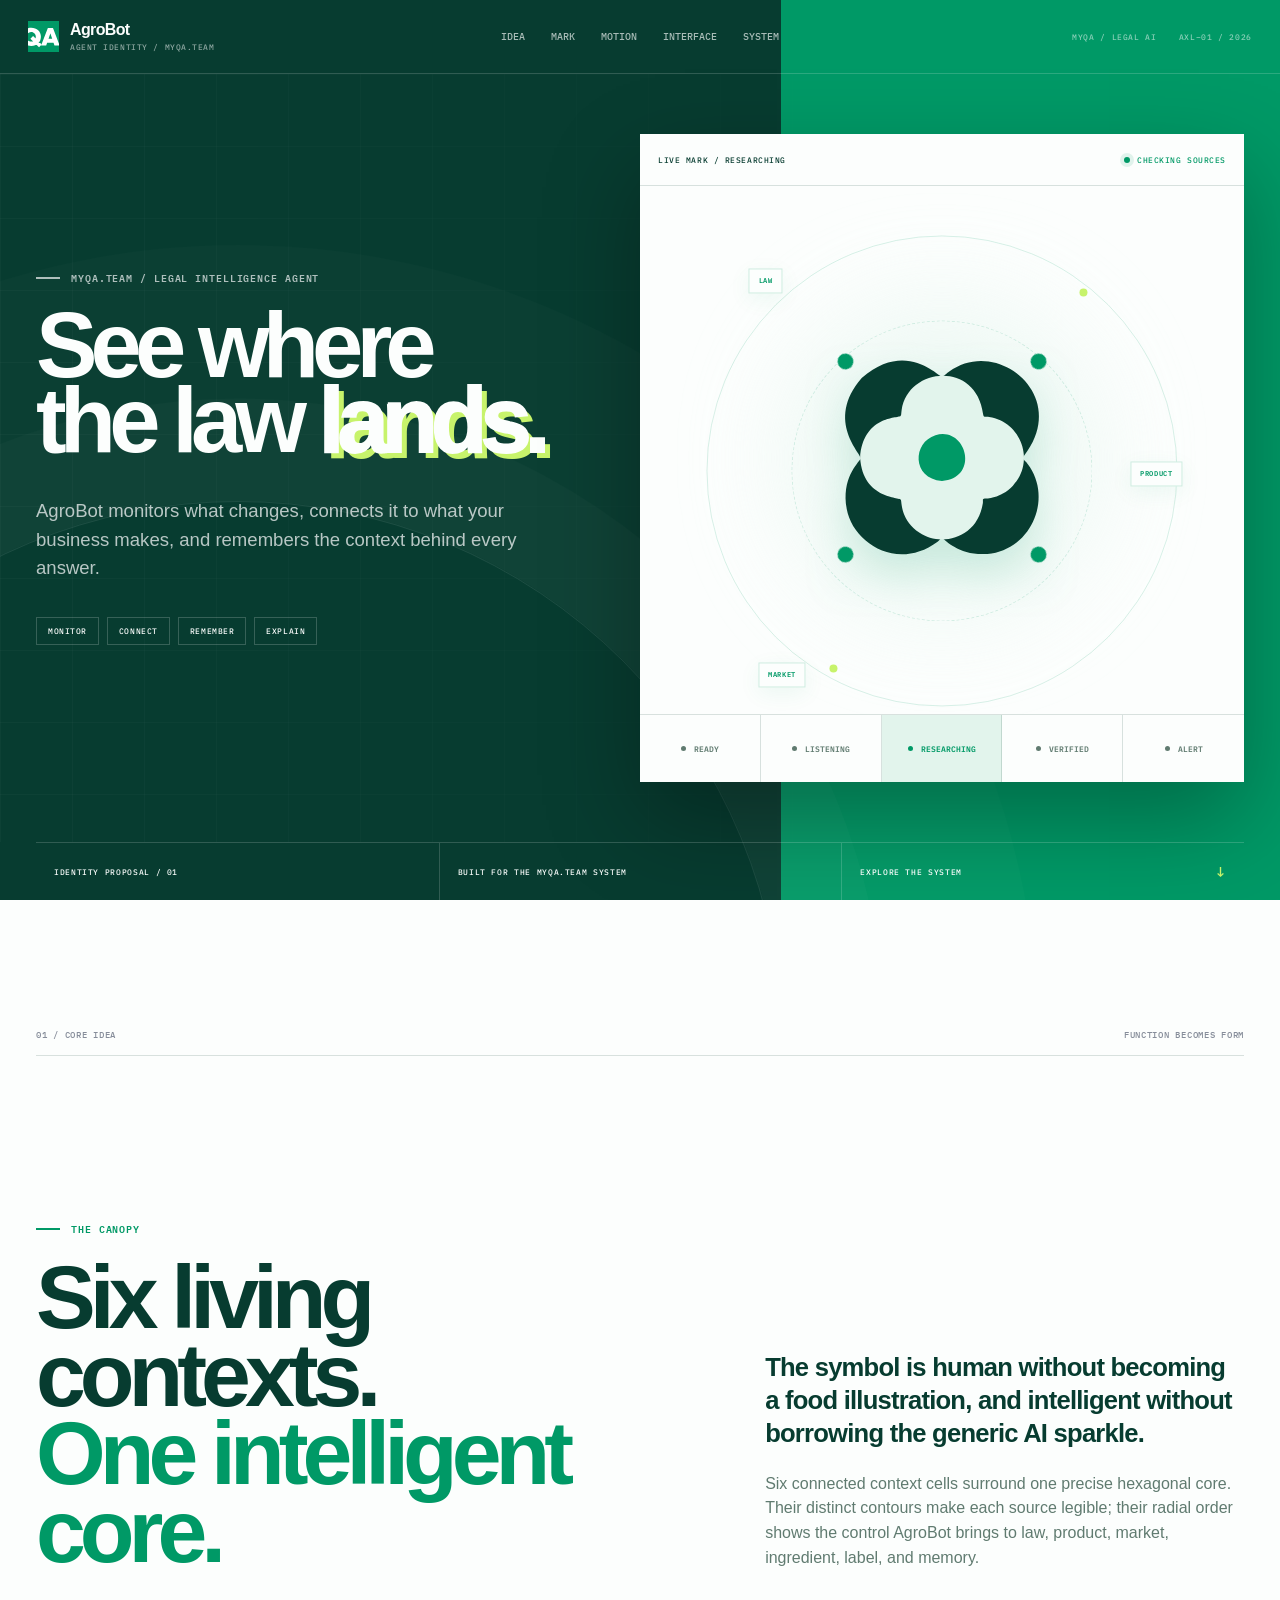
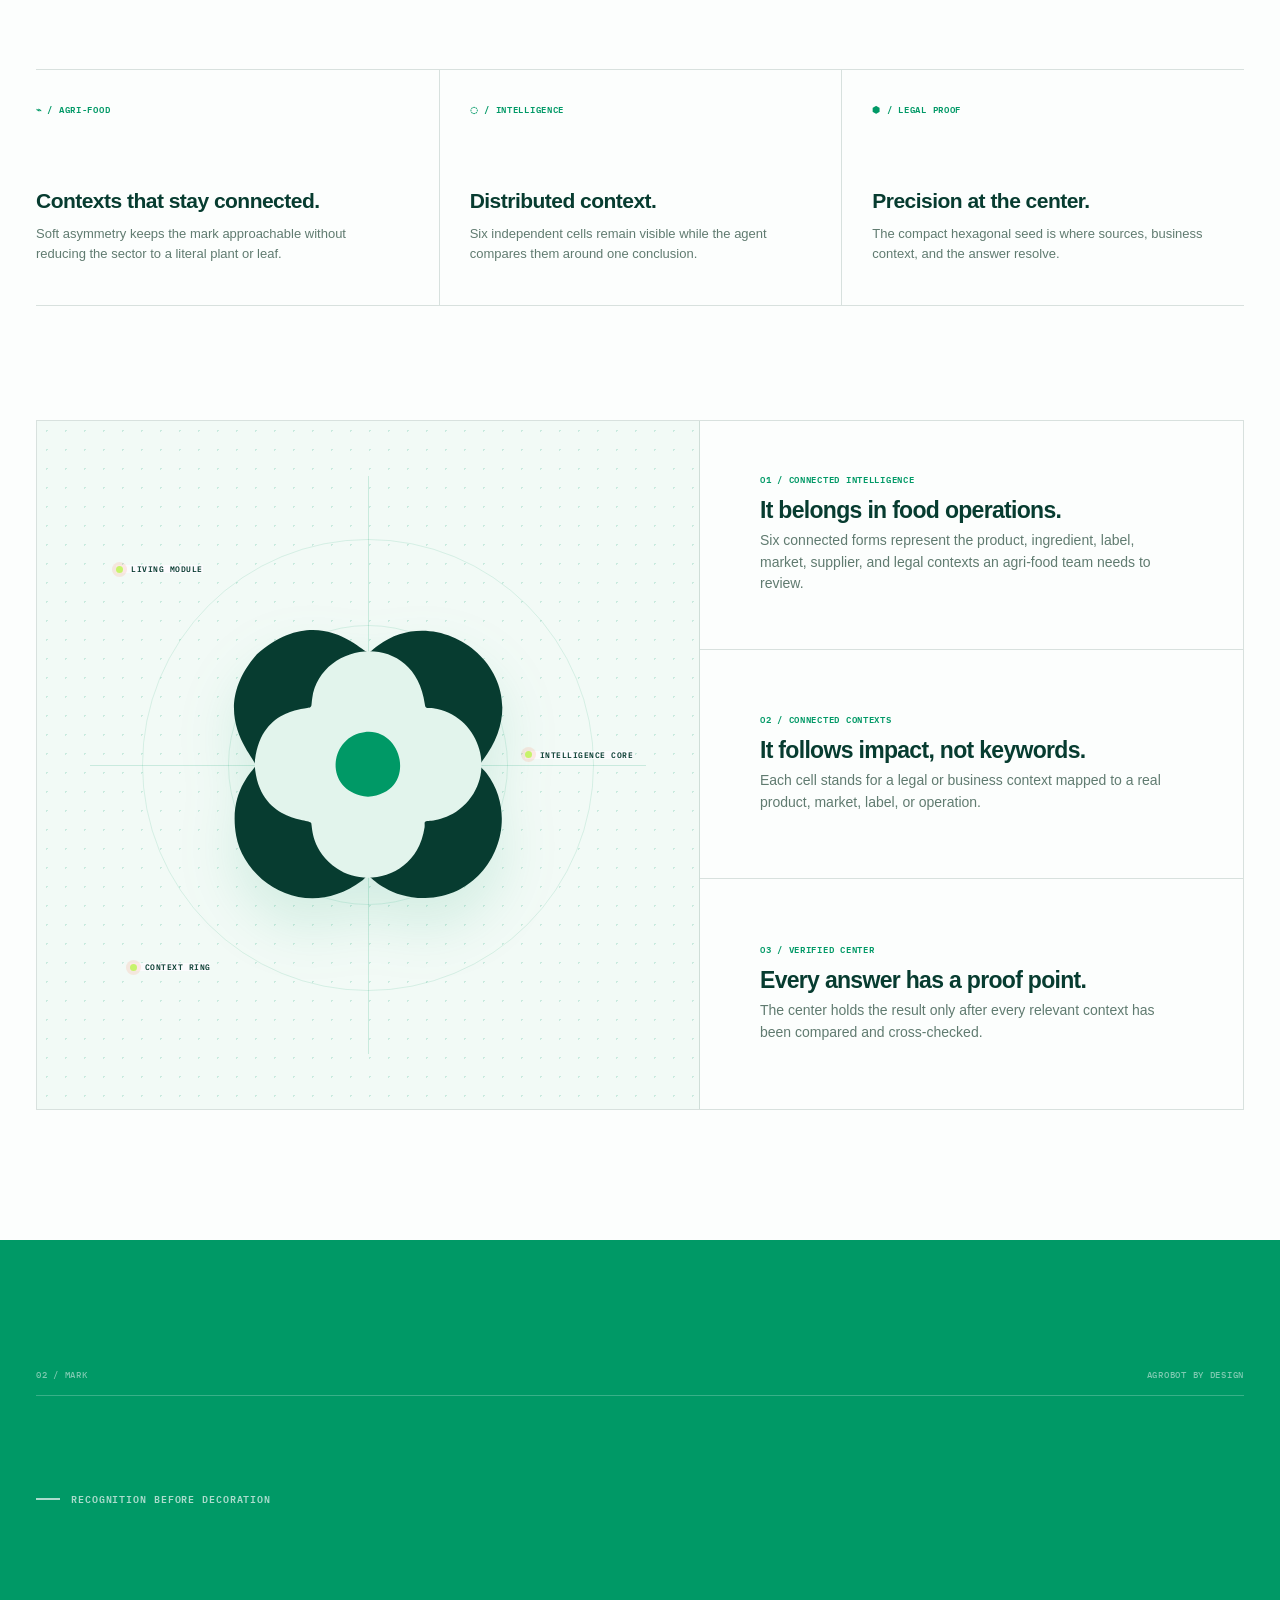
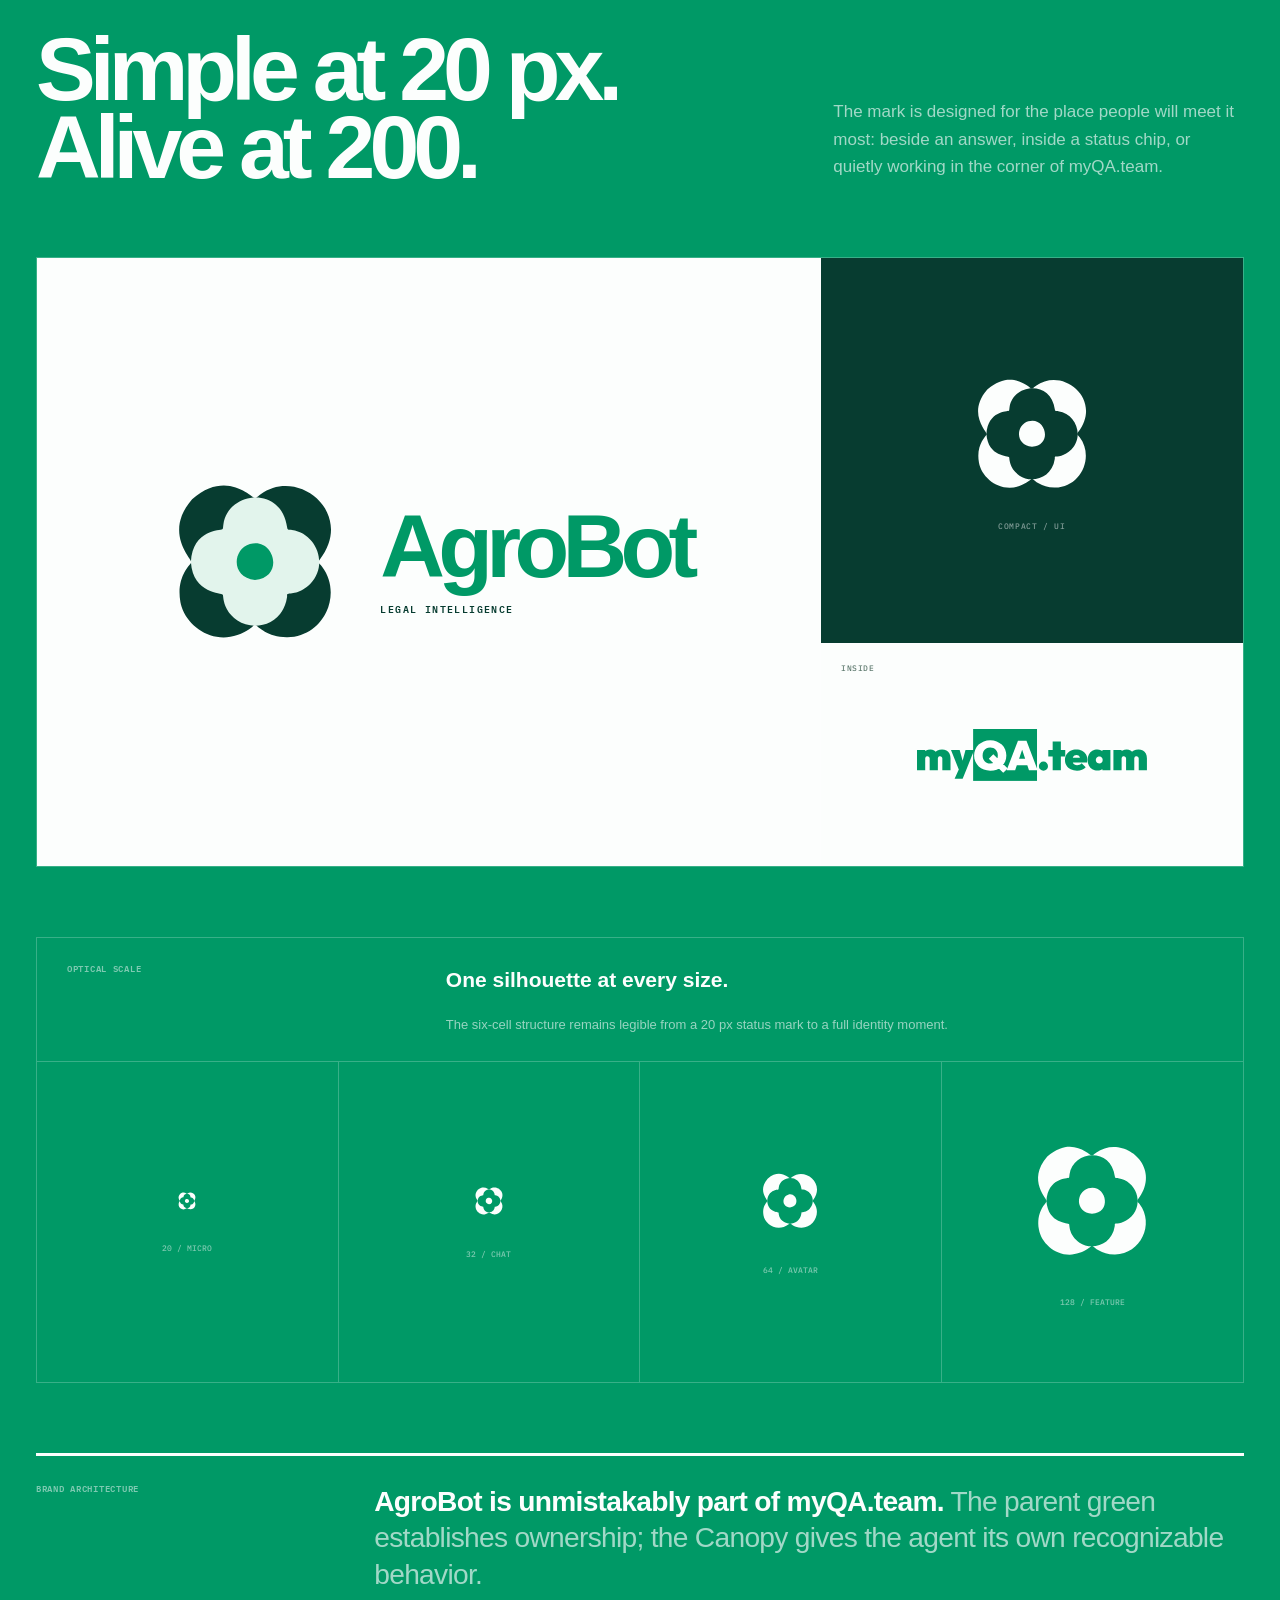
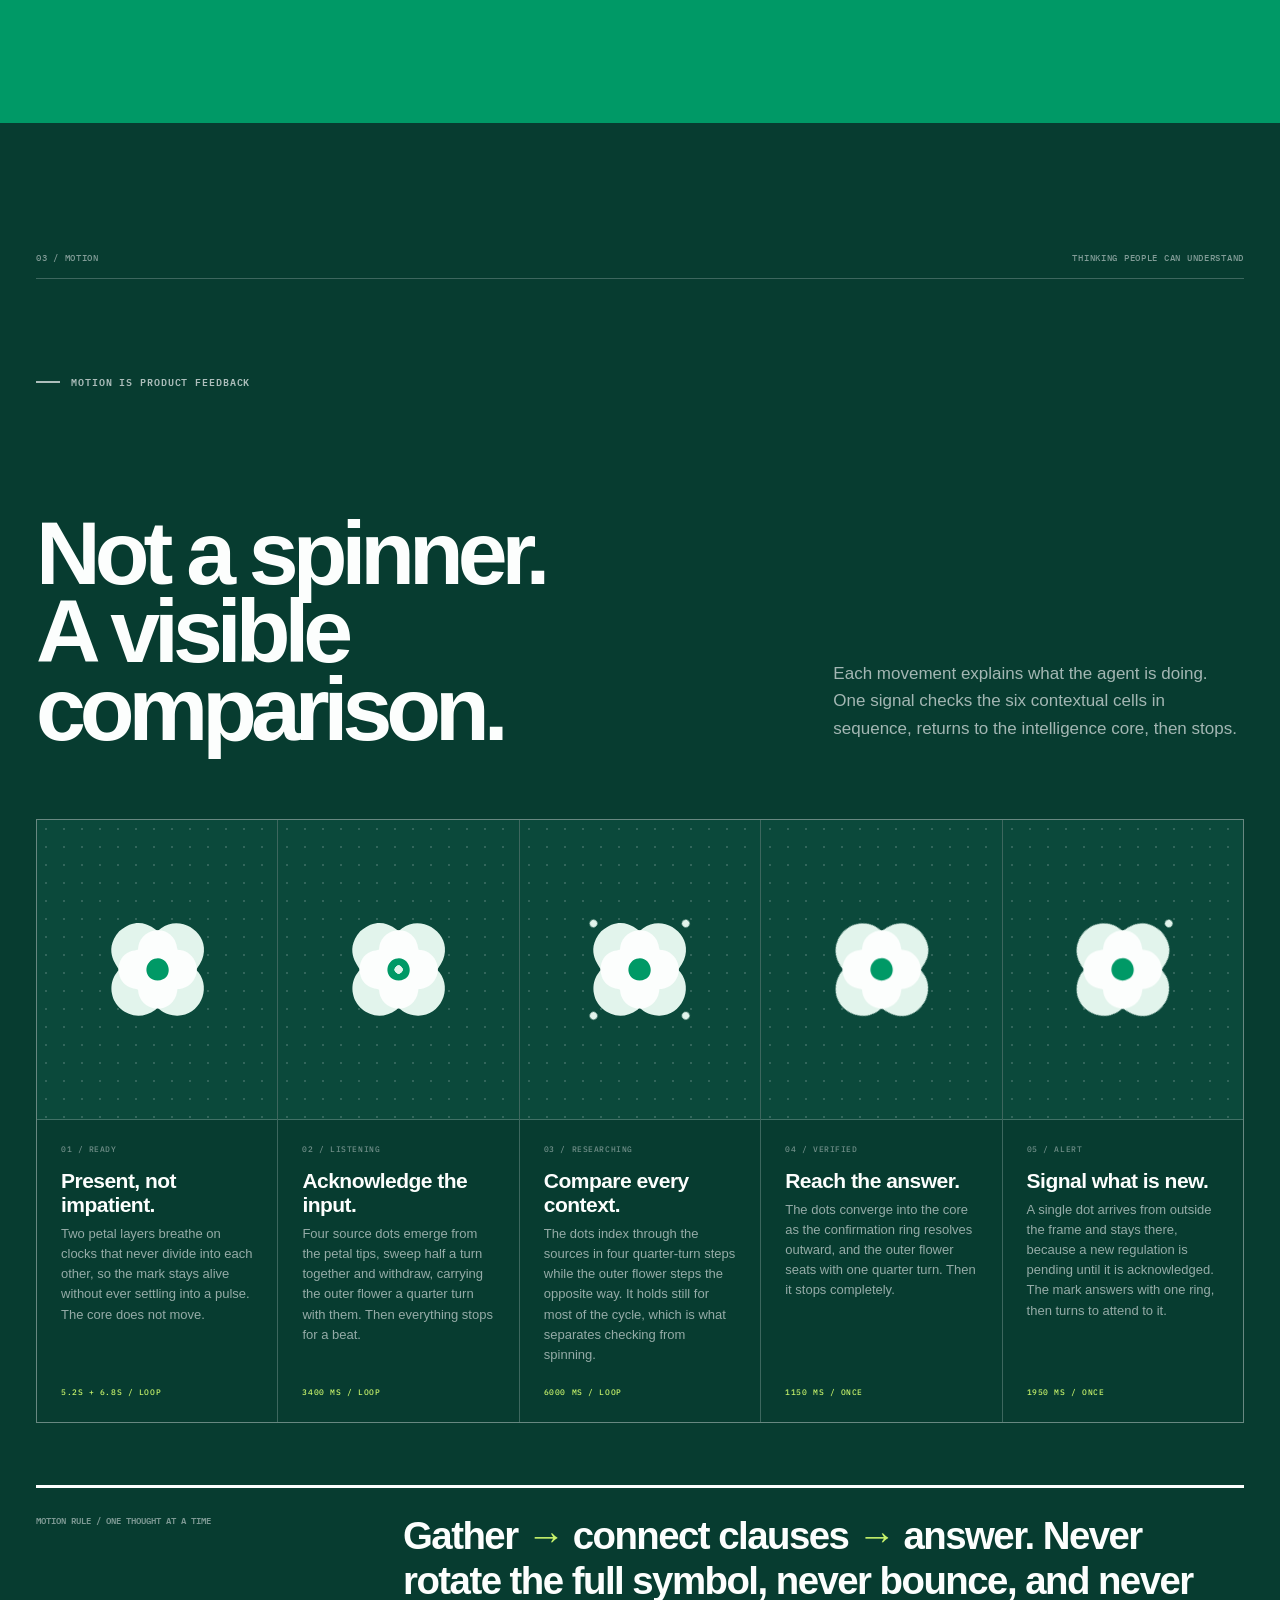
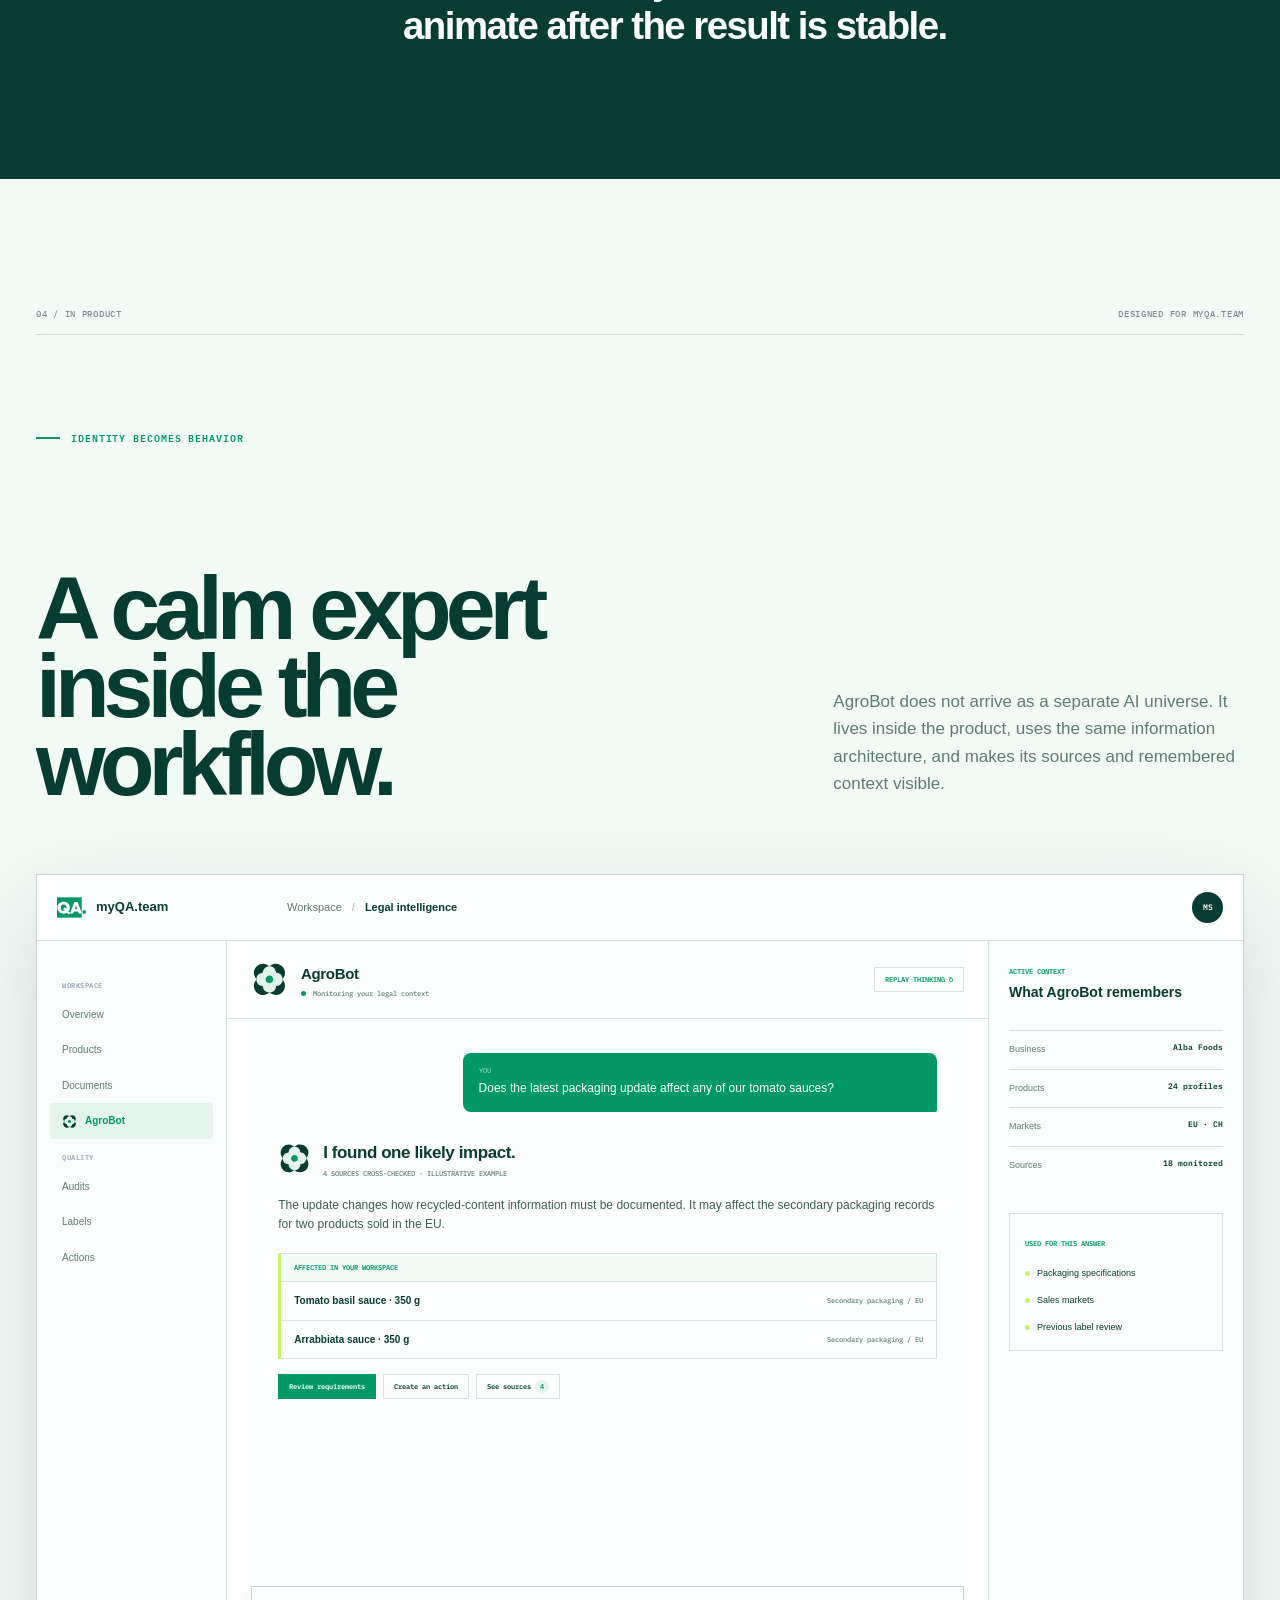
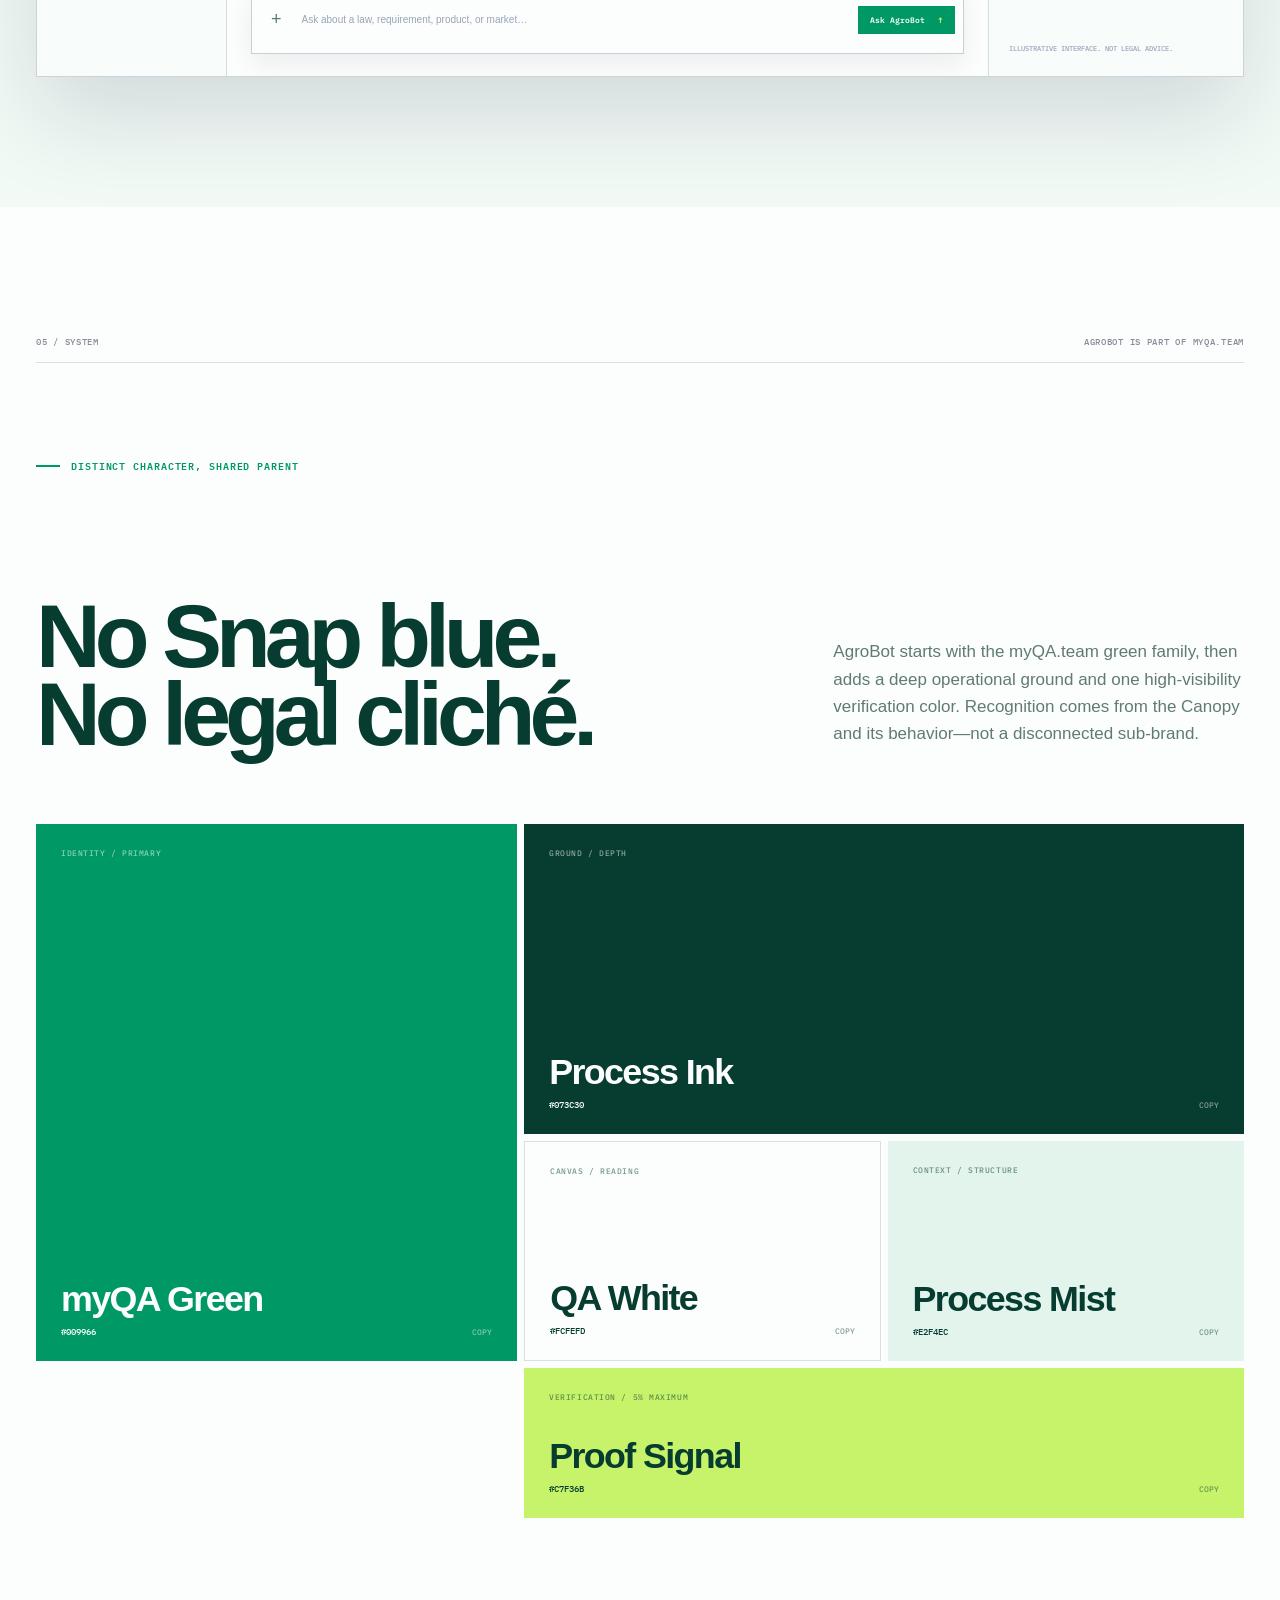
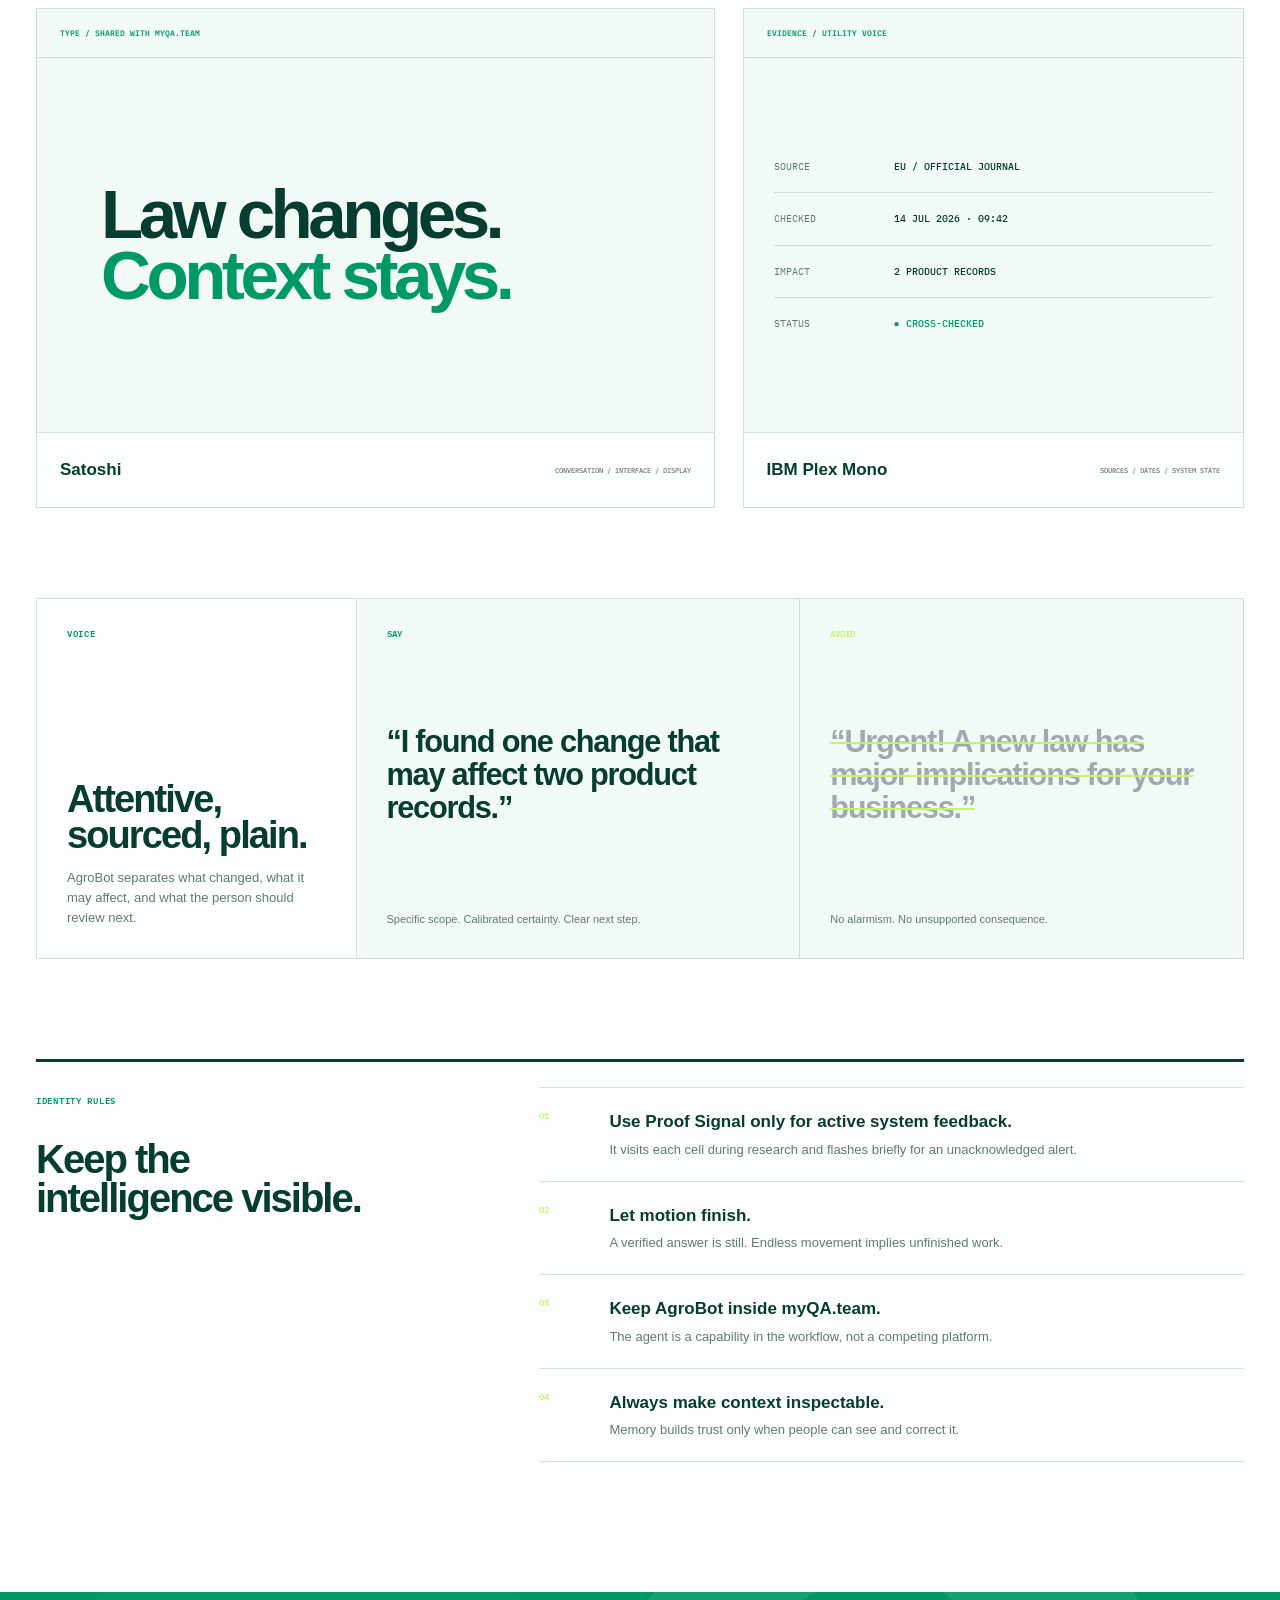
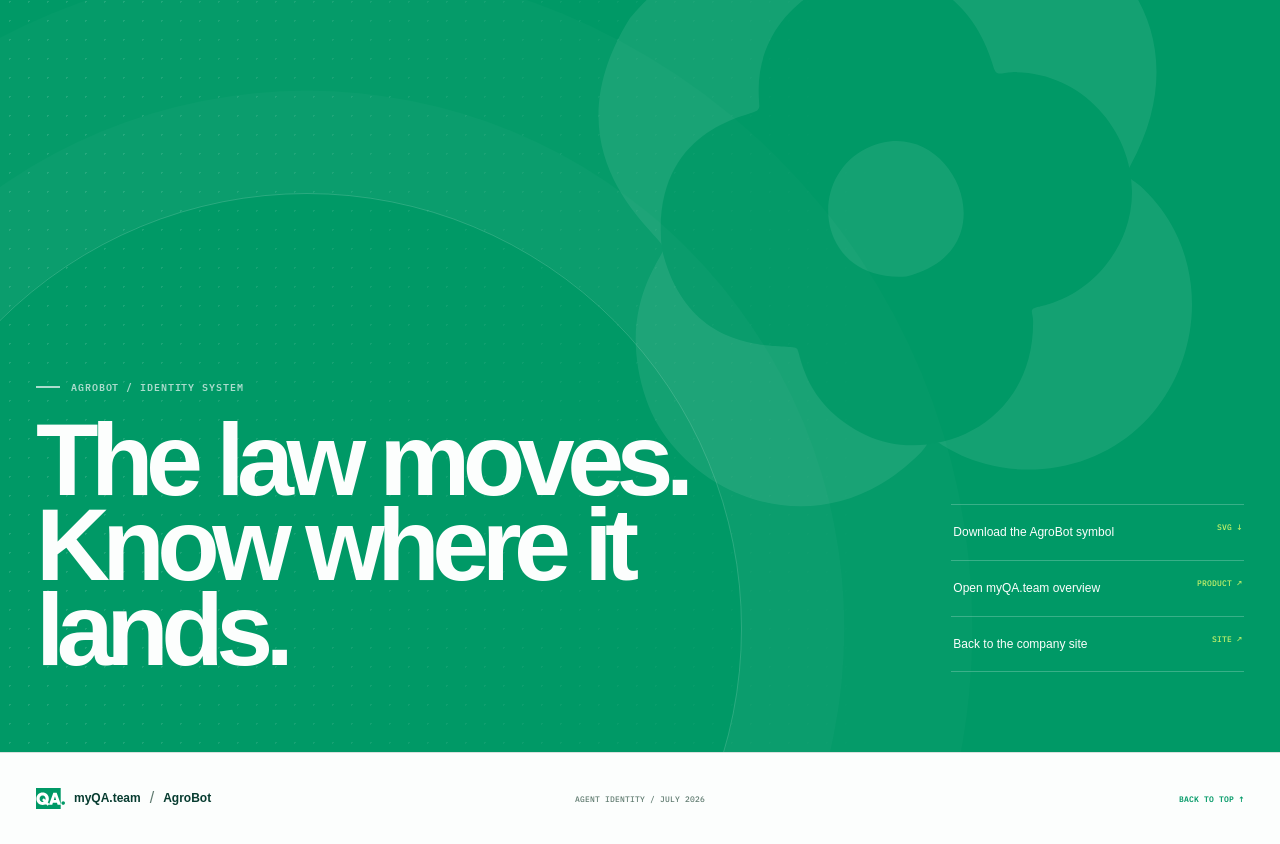
<file: agrolex.html>
<!DOCTYPE html>
<html lang="en">
<head>
  <meta charset="UTF-8">
  <meta name="viewport" content="width=device-width, initial-scale=1.0">
  <meta name="theme-color" content="#073C30">
  <title>AgroBot | Agent identity system</title>
  <meta name="description" content="The visual identity and motion system for AgroBot, the legal intelligence agent inside myQA.team.">
  <link rel="icon" href="assets/agrobot.svg" type="image/svg+xml">
  <link rel="preconnect" href="https://fonts.googleapis.com">
  <link rel="preconnect" href="https://fonts.gstatic.com" crossorigin>
  <link rel="preconnect" href="https://api.fontshare.com">
  <link href="https://fonts.googleapis.com/css2?family=IBM+Plex+Mono:wght@400;500;600&display=swap" rel="stylesheet">
  <link href="https://api.fontshare.com/v2/css?f[]=satoshi@400,500,700,900&display=swap" rel="stylesheet">
  <link rel="stylesheet" href="css/agrolex.css">
  <link rel="stylesheet" href="css/agrobot-mark.css">
</head>
<body>
<!-- ============ AGROBOT MARK / SHARED SYMBOL DEFINITION ============
     One symbol, driven by data-state, replaces the old one-file-per-state assets.
     Motion values inherit through the SVG <use> shadow tree as CSS custom properties;
     descendant selectors do NOT cross that boundary, which is why every animated
     element reads its animation from an inline style="animation:var(--x,none)".
     Motion rules live in css/agrobot-mark.css. -->
<svg width="0" height="0" style="position:absolute" aria-hidden="true">
<defs>
  <path id="mark-petal-shape" d="M94.058 161.505c2.523-39.299 35.578-37.346 37.469-38.964 1.167-.999.65-1.254 1.328-5.979 5.67-39.555 69.432-46.653 75.979 3.904.478 3.691 1.991 2.233 5.712 2.751 29.633 4.124 43.835 41.709 21.984 64.312-11.514 11.912-24.9 11.639-26.067 11.803-2.678.375-1.392 1.539-1.791 4.188-5.154 34.287-40.612 40.77-59.084 27.846-17.257-12.075-16.54-26.896-17.402-30.764-.649-2.909-35.389-.163-38.128-39.097Z"/>
  <path id="mark-core-shape" d="M170.498 182.938c-28.539-2.6-27.456-36.195-6.101-42.789 28.622-8.838 42.207 39.858 6.101 42.789Z"/>
  <g id="mark-master-shapes">
    <!-- Outer petal: the same path, turned 45 degrees. The ONLY layer that ever rotates. -->
    <g style="transform-box:view-box; transform-origin:32px 32px; transform:var(--outer-transform,none); animation:var(--outer-animation,none);">
      <g transform="translate(32 32) scale(.29825) translate(-170.5 -161.5)">
        <use href="#mark-petal-shape" transform="matrix(.975893 .975893 -.975893 .975893 161.354112 -162.595967)" fill="var(--mk-outer,var(--ink,#073C30))"/>
      </g>
    </g>
    <g style="transform-box:view-box; transform-origin:32px 32px; transform:var(--inner-transform,none); animation:var(--inner-animation,none);">
      <g transform="translate(32 32) scale(.29825) translate(-170.5 -161.5)">
        <use href="#mark-petal-shape" fill="var(--mk-inner,var(--mist,#E2F4EC))"/>
      </g>
    </g>
    <!-- Core: deliberately OUTSIDE both breathing groups. It is the fixed anchor the
         flowers breathe against, which is what separates breathing from bouncing. -->
    <use href="#mark-core-shape" transform="translate(32 32) scale(.29825) translate(-170.5 -161.5)" fill="var(--mk-dot,var(--green,#009966))"/>
    <!-- Rings paint AFTER the petals, so they overlay rather than hide behind them. -->
    <circle class="ring-pulse" cx="32" cy="32" r="5.8" fill="none" stroke="var(--mk-sat,var(--green,#009966))" stroke-width="1.6" style="transform-box:view-box; transform-origin:32px 32px; opacity:var(--pulse-opacity,0); transform:var(--pulse-transform,none); animation:var(--pulse-animation,none);"/>
    <circle class="confirm-ring" cx="32" cy="32" r="8.4" fill="none" stroke="var(--mk-sat,var(--green,#009966))" stroke-width="1.3" style="transform-box:view-box; transform-origin:32px 32px; opacity:var(--confirm-opacity,0); transform:var(--confirm-transform,none); animation:var(--confirm-animation,none);"/>
    <!-- Detached source dots. Three nested transforms keep angle, radius and emergence
         independent; the circle is centred on the pivot so translateY(-R) scale(s) sets
         radius R while scaling the dot about its own centre. Invisible by default
         (--d-op:0) so static instances are completely unaffected. -->
    <g class="src-dots">
      <g transform="rotate(135 32 32)" style="display:var(--d1-display,inline)">
        <g style="transform-box:view-box; transform-origin:32px 32px; transform:var(--d-sweep-t,none); animation:var(--d-sweep,none); animation-delay:calc(var(--d-sweep-delay,0s) + var(--d-sweep-stagger,0s) * 0);">
          <g style="transform-box:view-box; transform-origin:32px 32px; opacity:var(--d-op,0); transform:var(--d-reach-t,none); animation:var(--d-reach,none); animation-delay:calc(var(--d-reach-delay,0s) + var(--d-stagger,0s) * 0);">
            <circle cx="32" cy="32" r="2.2" fill="var(--mk-sat,var(--mk-dot,var(--green,#009966)))"/>
          </g>
        </g>
      </g>
      <g transform="rotate(225 32 32)" style="display:var(--d2-display,inline)">
        <g style="transform-box:view-box; transform-origin:32px 32px; transform:var(--d-sweep-t,none); animation:var(--d-sweep,none); animation-delay:calc(var(--d-sweep-delay,0s) + var(--d-sweep-stagger,0s) * 1);">
          <g style="transform-box:view-box; transform-origin:32px 32px; opacity:var(--d-op,0); transform:var(--d-reach-t,none); animation:var(--d-reach,none); animation-delay:calc(var(--d-reach-delay,0s) + var(--d-stagger,0s) * 1);">
            <circle cx="32" cy="32" r="2.2" fill="var(--mk-sat,var(--mk-dot,var(--green,#009966)))"/>
          </g>
        </g>
      </g>
      <g transform="rotate(315 32 32)" style="display:var(--d3-display,inline)">
        <g style="transform-box:view-box; transform-origin:32px 32px; transform:var(--d-sweep-t,none); animation:var(--d-sweep,none); animation-delay:calc(var(--d-sweep-delay,0s) + var(--d-sweep-stagger,0s) * 2);">
          <g style="transform-box:view-box; transform-origin:32px 32px; opacity:var(--d-op,0); transform:var(--d-reach-t,none); animation:var(--d-reach,none); animation-delay:calc(var(--d-reach-delay,0s) + var(--d-stagger,0s) * 2);">
            <circle cx="32" cy="32" r="2.2" fill="var(--mk-sat,var(--mk-dot,var(--green,#009966)))"/>
          </g>
        </g>
      </g>
      <g transform="rotate(45 32 32)" style="display:var(--d4-display,inline)">
        <g style="transform-box:view-box; transform-origin:32px 32px; transform:var(--d-sweep-t,none); animation:var(--d-sweep,none); animation-delay:calc(var(--d-sweep-delay,0s) + var(--d-sweep-stagger,0s) * 3);">
          <g style="transform-box:view-box; transform-origin:32px 32px; opacity:var(--d-op,0); transform:var(--d-reach-t,none); animation:var(--d-reach,none); animation-delay:calc(var(--d-reach-delay,0s) + var(--d-stagger,0s) * 3);">
            <circle cx="32" cy="32" r="2.2" fill="var(--mk-sat,var(--mk-dot,var(--green,#009966)))"/>
          </g>
        </g>
      </g>
    </g>
  </g>
  <!-- One-colour variant. DESIGN.md Scale requires a true one-colour version, and a flat
       silhouette will not do: this mark's identity IS the contrast between the two overlapping
       petal layers, so flattening every fill to one colour deletes the construction rather than
       simplifying it. The layering is preserved by knocking the inner petal out in the GROUND
       colour, which each instance supplies through swap-bg. currentColor paints the rest. -->
  <g id="mark-mono-shapes">
    <g transform="translate(32 32) scale(.29825) translate(-170.5 -161.5)">
      <use href="#mark-petal-shape" transform="matrix(.975893 .975893 -.975893 .975893 161.354112 -162.595967)" fill="currentColor"/>
      <use href="#mark-petal-shape" fill="var(--swap-bg,#FCFEFD)"/>
      <use href="#mark-core-shape" fill="currentColor"/>
    </g>
  </g>
</defs>
</svg>

  <a class="skip-link" href="#main">Skip to the AgroBot identity</a>
  <div class="reading-progress" id="readingProgress" aria-hidden="true"></div>

  <header class="site-header" id="siteHeader">
    <a class="header-brand" href="landing.html#products" aria-label="Back to the myQA.team product overview">
      <img src="logos/myqateam/logo-compact.svg" alt="" aria-hidden="true">
      <span><strong>AgroBot</strong><small>Agent identity / myQA.team</small></span>
    </a>

    <button class="menu-toggle" id="menuToggle" type="button" aria-controls="mainNav" aria-expanded="false">
      <span>Index</span><i aria-hidden="true"></i>
    </button>

    <nav class="main-nav" id="mainNav" aria-label="AgroBot identity sections">
      <a href="#idea">Idea</a>
      <a href="#mark">Mark</a>
      <a href="#motion">Motion</a>
      <a href="#interface">Interface</a>
      <a href="#system">System</a>
    </nav>

    <div class="header-meta"><span>MYQA / LEGAL AI</span><span>AXL–01 / 2026</span></div>
  </header>

  <main id="main">
    <section class="hero" id="home" data-section>
      <div class="hero-grid" aria-hidden="true"></div>
      <div class="hero-copy">
        <p class="eyebrow eyebrow--reverse" data-reveal>myQA.team / Legal intelligence agent</p>
        <h1 data-reveal>See where<br>the law <em>lands.</em></h1>
        <p class="hero-lede" data-reveal>AgroBot monitors what changes, connects it to what your business makes, and remembers the context behind every answer.</p>
        <div class="hero-principles" data-reveal aria-label="AgroBot principles"><span>Monitor</span><span>Connect</span><span>Remember</span><span>Explain</span></div>
      </div>

      <div class="agent-stage" id="heroAgentStage" data-state="researching" data-reveal>
        <div class="stage-toolbar"><span>Live mark / Researching</span><span class="stage-status" aria-live="polite"><i></i>Checking sources</span></div>
        <div class="agent-orbit" aria-hidden="true">
          <span class="orbit-ring orbit-ring--outer"></span>
          <span class="orbit-ring orbit-ring--inner"></span>
          <span class="source-node source-node--law">LAW</span>
          <span class="source-node source-node--product">PRODUCT</span>
          <span class="source-node source-node--memory">MARKET</span>
        </div>
        <svg class="agent-mark agent-mark--hero" viewBox="-12 -12 88 88" role="img" aria-label="AgroBot symbol: researching" data-state="researching">
          <use href="#mark-master-shapes"/>
        </svg>
        <div class="agent-state-controls" role="group" aria-label="Preview AgroBot agent states">
          <button type="button" data-state-control="ready" aria-pressed="false"><i></i>Ready</button>
          <button type="button" data-state-control="listening" aria-pressed="false"><i></i>Listening</button>
          <button type="button" data-state-control="researching" aria-pressed="true"><i></i>Researching</button>
          <button type="button" data-state-control="verified" aria-pressed="false"><i></i>Verified</button>
          <button type="button" data-state-control="alert" aria-pressed="false"><i></i>Alert</button>
        </div>
      </div>

      <div class="hero-foot">
        <span>Identity proposal / 01</span>
        <span>Built for the myQA.team system</span>
        <a href="#idea">Explore the system <i aria-hidden="true">↓</i></a>
      </div>
    </section>

    <section class="section idea-section" id="idea" data-section>
      <div class="section-index"><span>01 / Core idea</span><span>Function becomes form</span></div>
      <div class="idea-heading">
        <p class="eyebrow" data-reveal>The Canopy</p>
        <h2 data-reveal>Six living contexts.<br><em>One intelligent core.</em></h2>
      </div>
      <div class="idea-copy" data-reveal>
        <p class="idea-lead">The symbol is human without becoming a food illustration, and intelligent without borrowing the generic AI sparkle.</p>
        <p>Six connected context cells surround one precise hexagonal core. Their distinct contours make each source legible; their radial order shows the control AgroBot brings to law, product, market, ingredient, label, and memory.</p>
      </div>

      <div class="concept-strip" data-reveal>
        <article><span>⌁ / Agri-food</span><strong>Contexts that stay connected.</strong><p>Soft asymmetry keeps the mark approachable without reducing the sector to a literal plant or leaf.</p></article>
        <article><span>◌ / Intelligence</span><strong>Distributed context.</strong><p>Six independent cells remain visible while the agent compares them around one conclusion.</p></article>
        <article><span>⬢ / Legal proof</span><strong>Precision at the center.</strong><p>The compact hexagonal seed is where sources, business context, and the answer resolve.</p></article>
      </div>

      <div class="anatomy" data-reveal>
        <div class="anatomy-stage">
          <span class="geometry geometry--vertical" aria-hidden="true"></span><span class="geometry geometry--horizontal" aria-hidden="true"></span>
          <svg class="agent-mark agent-mark--anatomy" viewBox="0 0 64 64" role="img" aria-label="Anatomy of the AgroBot Canopy symbol">
            <path class="agent-thread agent-thread--one" d="M30 8C18 8 10 13.5 10 21.5C10 28.7 16.2 32 32 32C46.8 32 53 36 53 43.5C53 51 45.5 56 33 56"/>
            <path class="agent-thread agent-thread--two" d="M34 8C46 8 54 13.5 54 21.5C54 28.7 47.8 32 32 32C17.2 32 11 36 11 43.5C11 51 18.5 56 31 56"/>
            <rect class="agent-seed" x="28.25" y="28.25" width="7.5" height="7.5" rx="1.4" transform="rotate(45 32 32)"/>
          </svg>
          <span class="anatomy-label anatomy-label--top"><i></i>Living module</span>
          <span class="anatomy-label anatomy-label--middle"><i></i>Intelligence core</span>
          <span class="anatomy-label anatomy-label--bottom"><i></i>Context ring</span>
        </div>
        <div class="anatomy-notes">
          <div><span>01 / Connected intelligence</span><h3>It belongs in food operations.</h3><p>Six connected forms represent the product, ingredient, label, market, supplier, and legal contexts an agri-food team needs to review.</p></div>
          <div><span>02 / Connected contexts</span><h3>It follows impact, not keywords.</h3><p>Each cell stands for a legal or business context mapped to a real product, market, label, or operation.</p></div>
          <div><span>03 / Verified center</span><h3>Every answer has a proof point.</h3><p>The center holds the result only after every relevant context has been compared and cross-checked.</p></div>
        </div>
      </div>
    </section>

    <section class="section mark-section" id="mark" data-section>
      <div class="section-index section-index--reverse"><span>02 / Mark</span><span>AgroBot by design</span></div>
      <div class="section-heading section-heading--reverse">
        <p class="eyebrow eyebrow--reverse" data-reveal>Recognition before decoration</p>
        <h2 data-reveal>Simple at 20 px.<br>Alive at 200.</h2>
        <p data-reveal>The mark is designed for the place people will meet it most: beside an answer, inside a status chip, or quietly working in the corner of myQA.team.</p>
      </div>

      <div class="lockup-board" data-reveal>
        <div class="lockup-primary">
          <svg class="agent-mark" viewBox="0 0 64 64" aria-hidden="true">
            <path class="agent-thread" d="M30 8C18 8 10 13.5 10 21.5C10 28.7 16.2 32 32 32C46.8 32 53 36 53 43.5C53 51 45.5 56 33 56"/><path class="agent-thread" d="M34 8C46 8 54 13.5 54 21.5C54 28.7 47.8 32 32 32C17.2 32 11 36 11 43.5C11 51 18.5 56 31 56"/><rect class="agent-seed" x="28.25" y="28.25" width="7.5" height="7.5" rx="1.4" transform="rotate(45 32 32)"/>
          </svg>
          <div class="wordmark"><strong>AgroBot</strong><span>Legal intelligence</span></div>
        </div>
        <div class="lockup-compact">
          <svg class="agent-mark agent-mark--mono" viewBox="0 0 64 64" aria-hidden="true"><use href="#mark-mono-shapes"/></svg>
          <span>Compact / UI</span>
        </div>
        <div class="lockup-parent"><span>Inside</span><img src="logos/myqateam/logo-full.svg" alt="myQA.team"></div>
      </div>

      <div class="size-system" data-reveal>
        <div class="size-system__head"><span>Optical scale</span><strong>One silhouette at every size.</strong><p>The six-cell structure remains legible from a 20 px status mark to a full identity moment.</p></div>
        <div class="size-row">
          <div style="--icon-size:20px"><svg class="agent-mark agent-mark--mono" viewBox="0 0 64 64" aria-hidden="true"><use href="#mark-mono-shapes"/></svg><span>20 / Micro</span></div>
          <div style="--icon-size:32px"><svg class="agent-mark agent-mark--mono" viewBox="0 0 64 64" aria-hidden="true"><use href="#mark-mono-shapes"/></svg><span>32 / Chat</span></div>
          <div style="--icon-size:64px"><svg class="agent-mark agent-mark--mono" viewBox="0 0 64 64" aria-hidden="true"><use href="#mark-mono-shapes"/></svg><span>64 / Avatar</span></div>
          <div style="--icon-size:128px"><svg class="agent-mark agent-mark--mono" viewBox="0 0 64 64" aria-hidden="true"><use href="#mark-mono-shapes"/></svg><span>128 / Feature</span></div>
        </div>
      </div>

      <div class="naming-note" data-reveal>
        <span>Brand architecture</span>
        <p><strong>AgroBot is unmistakably part of myQA.team.</strong> The parent green establishes ownership; the Canopy gives the agent its own recognizable behavior.</p>
      </div>
    </section>

    <section class="section motion-section" id="motion" data-section>
      <div class="section-index section-index--reverse"><span>03 / Motion</span><span>Thinking people can understand</span></div>
      <div class="section-heading section-heading--reverse">
        <p class="eyebrow eyebrow--reverse" data-reveal>Motion is product feedback</p>
        <h2 data-reveal>Not a spinner.<br>A visible comparison.</h2>
        <p data-reveal>Each movement explains what the agent is doing. One signal checks the six contextual cells in sequence, returns to the intelligence core, then stops.</p>
      </div>

      <div class="state-grid" data-reveal>
        <article data-state="ready"><div class="state-icon"><svg class="agent-mark" viewBox="-12 -12 88 88" aria-hidden="true" data-state="ready"><use href="#mark-master-shapes"/></svg></div><span>01 / Ready</span><h3>Present, not impatient.</h3><p>Two petal layers breathe on clocks that never divide into each other, so the mark stays alive without ever settling into a pulse. The core does not move.</p><small>5.2s + 6.8s / loop</small></article>
        <article data-state="listening"><div class="state-icon"><svg class="agent-mark" viewBox="-12 -12 88 88" aria-hidden="true" data-state="listening"><use href="#mark-master-shapes"/></svg></div><span>02 / Listening</span><h3>Acknowledge the input.</h3><p>Four source dots emerge from the petal tips, sweep half a turn together and withdraw, carrying the outer flower a quarter turn with them. Then everything stops for a beat.</p><small>3400 ms / loop</small></article>
        <article data-state="researching"><div class="state-icon"><svg class="agent-mark" viewBox="-12 -12 88 88" aria-hidden="true" data-state="researching"><use href="#mark-master-shapes"/></svg></div><span>03 / Researching</span><h3>Compare every context.</h3><p>The dots index through the sources in four quarter-turn steps while the outer flower steps the opposite way. It holds still for most of the cycle, which is what separates checking from spinning.</p><small>6000 ms / loop</small></article>
        <article data-state="verified"><div class="state-icon"><svg class="agent-mark" viewBox="-12 -12 88 88" aria-hidden="true" data-state="verified"><use href="#mark-master-shapes"/></svg></div><span>04 / Verified</span><h3>Reach the answer.</h3><p>The dots converge into the core as the confirmation ring resolves outward, and the outer flower seats with one quarter turn. Then it stops completely.</p><small>1150 ms / once</small></article>
        <article data-state="alert"><div class="state-icon"><svg class="agent-mark" viewBox="-12 -12 88 88" aria-hidden="true" data-state="alert"><use href="#mark-master-shapes"/></svg></div><span>05 / Alert</span><h3>Signal what is new.</h3><p>A single dot arrives from outside the frame and stays there, because a new regulation is pending until it is acknowledged. The mark answers with one ring, then turns to attend to it.</p><small>1950 ms / once</small></article>
      </div>

      <div class="motion-rule" data-reveal><span>Motion rule / One thought at a time</span><p>Gather <i>→</i> connect clauses <i>→</i> answer. Never rotate the full symbol, never bounce, and never animate after the result is stable.</p></div>
    </section>

    <section class="section interface-section" id="interface" data-section>
      <div class="section-index"><span>04 / In product</span><span>Designed for myQA.team</span></div>
      <div class="section-heading">
        <p class="eyebrow" data-reveal>Identity becomes behavior</p>
        <h2 data-reveal>A calm expert<br>inside the workflow.</h2>
        <p data-reveal>AgroBot does not arrive as a separate AI universe. It lives inside the product, uses the same information architecture, and makes its sources and remembered context visible.</p>
      </div>

      <div class="product-demo" id="productDemo" data-reveal>
        <header class="demo-topbar">
          <div class="demo-brand"><img src="logos/myqateam/logo-compact.svg" alt=""><strong>myQA.team</strong></div>
          <div class="demo-breadcrumb"><span>Workspace</span><i>/</i><strong>Legal intelligence</strong></div>
          <div class="demo-user">MS</div>
        </header>
        <div class="demo-body">
          <aside class="demo-sidebar" aria-label="Illustrative application navigation">
            <span>WORKSPACE</span><a href="#interface">Overview</a><a href="#interface">Products</a><a href="#interface">Documents</a><a class="is-current" href="#interface"><svg class="agent-mark" viewBox="0 0 64 64" aria-hidden="true"><path class="agent-thread" d="M30 8C18 8 10 13.5 10 21.5C10 28.7 16.2 32 32 32C46.8 32 53 36 53 43.5C53 51 45.5 56 33 56"/><path class="agent-thread" d="M34 8C46 8 54 13.5 54 21.5C54 28.7 47.8 32 32 32C17.2 32 11 36 11 43.5C11 51 18.5 56 31 56"/></svg>AgroBot</a><span>QUALITY</span><a href="#interface">Audits</a><a href="#interface">Labels</a><a href="#interface">Actions</a>
          </aside>

          <div class="demo-chat">
            <div class="chat-head">
              <div class="chat-agent"><svg class="agent-mark" viewBox="-12 -12 88 88" aria-hidden="true" data-state="ready"><use href="#mark-master-shapes"/></svg><div><strong>AgroBot</strong><span id="demoStatus" aria-live="polite"><i></i>Monitoring your legal context</span></div></div>
              <button id="replayDemo" type="button">Replay thinking <span aria-hidden="true">↻</span></button>
            </div>
            <div class="chat-thread">
              <div class="user-message"><span>You</span><p>Does the latest packaging update affect any of our tomato sauces?</p></div>
              <article class="agent-response">
                <div class="response-title"><svg class="agent-mark" viewBox="0 0 64 64" aria-hidden="true"><path class="agent-thread" d="M30 8C18 8 10 13.5 10 21.5C10 28.7 16.2 32 32 32C46.8 32 53 36 53 43.5C53 51 45.5 56 33 56"/><path class="agent-thread" d="M34 8C46 8 54 13.5 54 21.5C54 28.7 47.8 32 32 32C17.2 32 11 36 11 43.5C11 51 18.5 56 31 56"/><rect class="agent-seed" x="28.25" y="28.25" width="7.5" height="7.5" rx="1.4" transform="rotate(45 32 32)"/></svg><div><strong>I found one likely impact.</strong><span>4 sources cross-checked · Illustrative example</span></div></div>
                <p>The update changes how recycled-content information must be documented. It may affect the secondary packaging records for two products sold in the EU.</p>
                <div class="impact-card"><span>Affected in your workspace</span><div><strong>Tomato basil sauce · 350 g</strong><small>Secondary packaging / EU</small></div><div><strong>Arrabbiata sauce · 350 g</strong><small>Secondary packaging / EU</small></div></div>
                <div class="response-actions"><button type="button">Review requirements</button><button type="button">Create an action</button><button type="button">See sources <span>4</span></button></div>
              </article>
            </div>
            <div class="chat-compose"><button type="button" aria-label="Add context">+</button><span>Ask about a law, requirement, product, or market…</span><button type="button">Ask AgroBot <b aria-hidden="true">↑</b></button></div>
          </div>

          <aside class="context-rail">
            <div class="context-head"><span>Active context</span><strong>What AgroBot remembers</strong></div>
            <dl><div><dt>Business</dt><dd>Alba Foods</dd></div><div><dt>Products</dt><dd>24 profiles</dd></div><div><dt>Markets</dt><dd>EU · CH</dd></div><div><dt>Sources</dt><dd>18 monitored</dd></div></dl>
            <div class="context-memory"><span>Used for this answer</span><p><i></i>Packaging specifications</p><p><i></i>Sales markets</p><p><i></i>Previous label review</p></div>
            <small>Illustrative interface. Not legal advice.</small>
          </aside>
        </div>
      </div>
    </section>

    <section class="section system-section" id="system" data-section>
      <div class="section-index"><span>05 / System</span><span>AgroBot is part of myQA.team</span></div>
      <div class="section-heading">
        <p class="eyebrow" data-reveal>Distinct character, shared parent</p>
        <h2 data-reveal>No Snap blue.<br>No legal cliché.</h2>
        <p data-reveal>AgroBot starts with the myQA.team green family, then adds a deep operational ground and one high-visibility verification color. Recognition comes from the Canopy and its behavior—not a disconnected sub-brand.</p>
      </div>

      <div class="palette" data-reveal>
        <button class="swatch swatch--blue" type="button" data-copy="#009966"><span>Identity / Primary</span><strong>myQA Green</strong><small>#009966</small><i>Copy</i></button>
        <button class="swatch swatch--ink" type="button" data-copy="#073C30"><span>Ground / Depth</span><strong>Process Ink</strong><small>#073C30</small><i>Copy</i></button>
        <button class="swatch swatch--white" type="button" data-copy="#FCFEFD"><span>Canvas / Reading</span><strong>QA White</strong><small>#FCFEFD</small><i>Copy</i></button>
        <button class="swatch swatch--mist" type="button" data-copy="#E2F4EC"><span>Context / Structure</span><strong>Process Mist</strong><small>#E2F4EC</small><i>Copy</i></button>
        <button class="swatch swatch--orange" type="button" data-copy="#C7F36B"><span>Verification / 5% maximum</span><strong>Proof Signal</strong><small>#C7F36B</small><i>Copy</i></button>
      </div>

      <div class="system-grid">
        <article class="type-card" data-reveal><span>Type / Shared with myQA.team</span><div class="type-display">Law changes.<br><em>Context stays.</em></div><div class="type-foot"><strong>Satoshi</strong><small>Conversation / Interface / Display</small></div></article>
        <article class="evidence-card" data-reveal><span>Evidence / Utility voice</span><div class="evidence-lines"><p><i>SOURCE</i><b>EU / OFFICIAL JOURNAL</b></p><p><i>CHECKED</i><b>14 JUL 2026 · 09:42</b></p><p><i>IMPACT</i><b>2 PRODUCT RECORDS</b></p><p><i>STATUS</i><b class="is-proof">● CROSS-CHECKED</b></p></div><div class="type-foot"><strong>IBM Plex Mono</strong><small>Sources / Dates / System state</small></div></article>
      </div>

      <div class="voice-board" data-reveal>
        <div class="voice-intro"><span>Voice</span><h3>Attentive, sourced, plain.</h3><p>AgroBot separates what changed, what it may affect, and what the person should review next.</p></div>
        <div class="voice-example voice-example--do"><span>Say</span><blockquote>“I found one change that may affect two product records.”</blockquote><small>Specific scope. Calibrated certainty. Clear next step.</small></div>
        <div class="voice-example voice-example--dont"><span>Avoid</span><blockquote>“Urgent! A new law has major implications for your business.”</blockquote><small>No alarmism. No unsupported consequence.</small></div>
      </div>

      <div class="rules" data-reveal>
        <div class="rules-title"><span>Identity rules</span><h3>Keep the intelligence visible.</h3></div>
        <ul><li><b>01</b><span><strong>Use Proof Signal only for active system feedback.</strong>It visits each cell during research and flashes briefly for an unacknowledged alert.</span></li><li><b>02</b><span><strong>Let motion finish.</strong>A verified answer is still. Endless movement implies unfinished work.</span></li><li><b>03</b><span><strong>Keep AgroBot inside myQA.team.</strong>The agent is a capability in the workflow, not a competing platform.</span></li><li><b>04</b><span><strong>Always make context inspectable.</strong>Memory builds trust only when people can see and correct it.</span></li></ul>
      </div>
    </section>

    <section class="closing">
      <div class="closing-thread" aria-hidden="true"></div>
      <svg class="agent-mark agent-mark--mono agent-mark--closing" viewBox="0 0 64 64" aria-hidden="true"><use href="#mark-mono-shapes"/></svg>
      <div class="closing-copy" data-reveal><p class="eyebrow eyebrow--reverse">AgroBot / Identity system</p><h2>The law moves.<br>Know where it lands.</h2></div>
      <div class="closing-actions" data-reveal>
        <a href="assets/agrobot.svg" download><span>Download the AgroBot symbol</span><span>SVG ↓</span></a>
        <a href="landing.html#products"><span>Open myQA.team overview</span><span>PRODUCT ↗</span></a>
        <a href="landing.html"><span>Back to the company site</span><span>SITE ↗</span></a>
      </div>
    </section>
  </main>

  <footer class="site-footer"><div><img src="logos/myqateam/logo-compact.svg" alt=""><strong>myQA.team</strong><span>/</span><b>AgroBot</b></div><p>Agent identity / July 2026</p><a href="#home">Back to top ↑</a></footer>
  <script src="js/agrolex.js"></script>
</body>
</html>
</file>
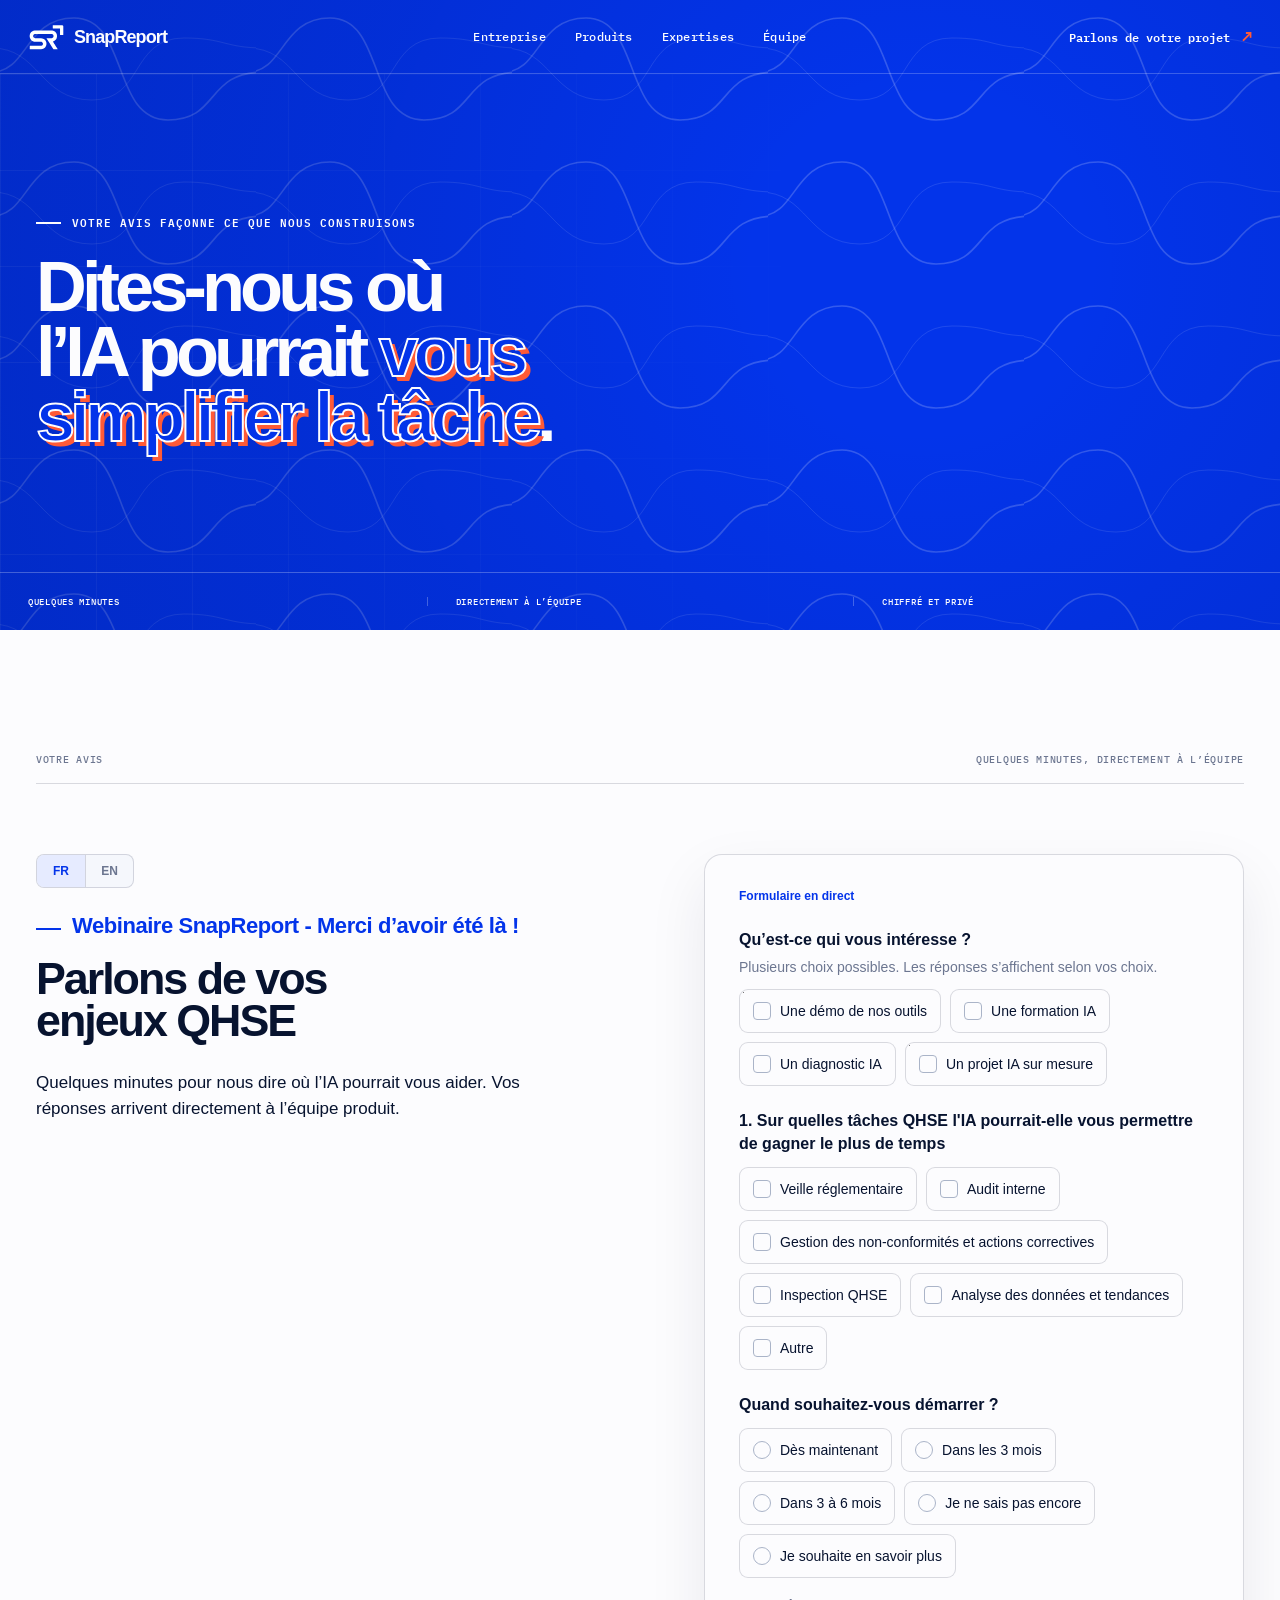
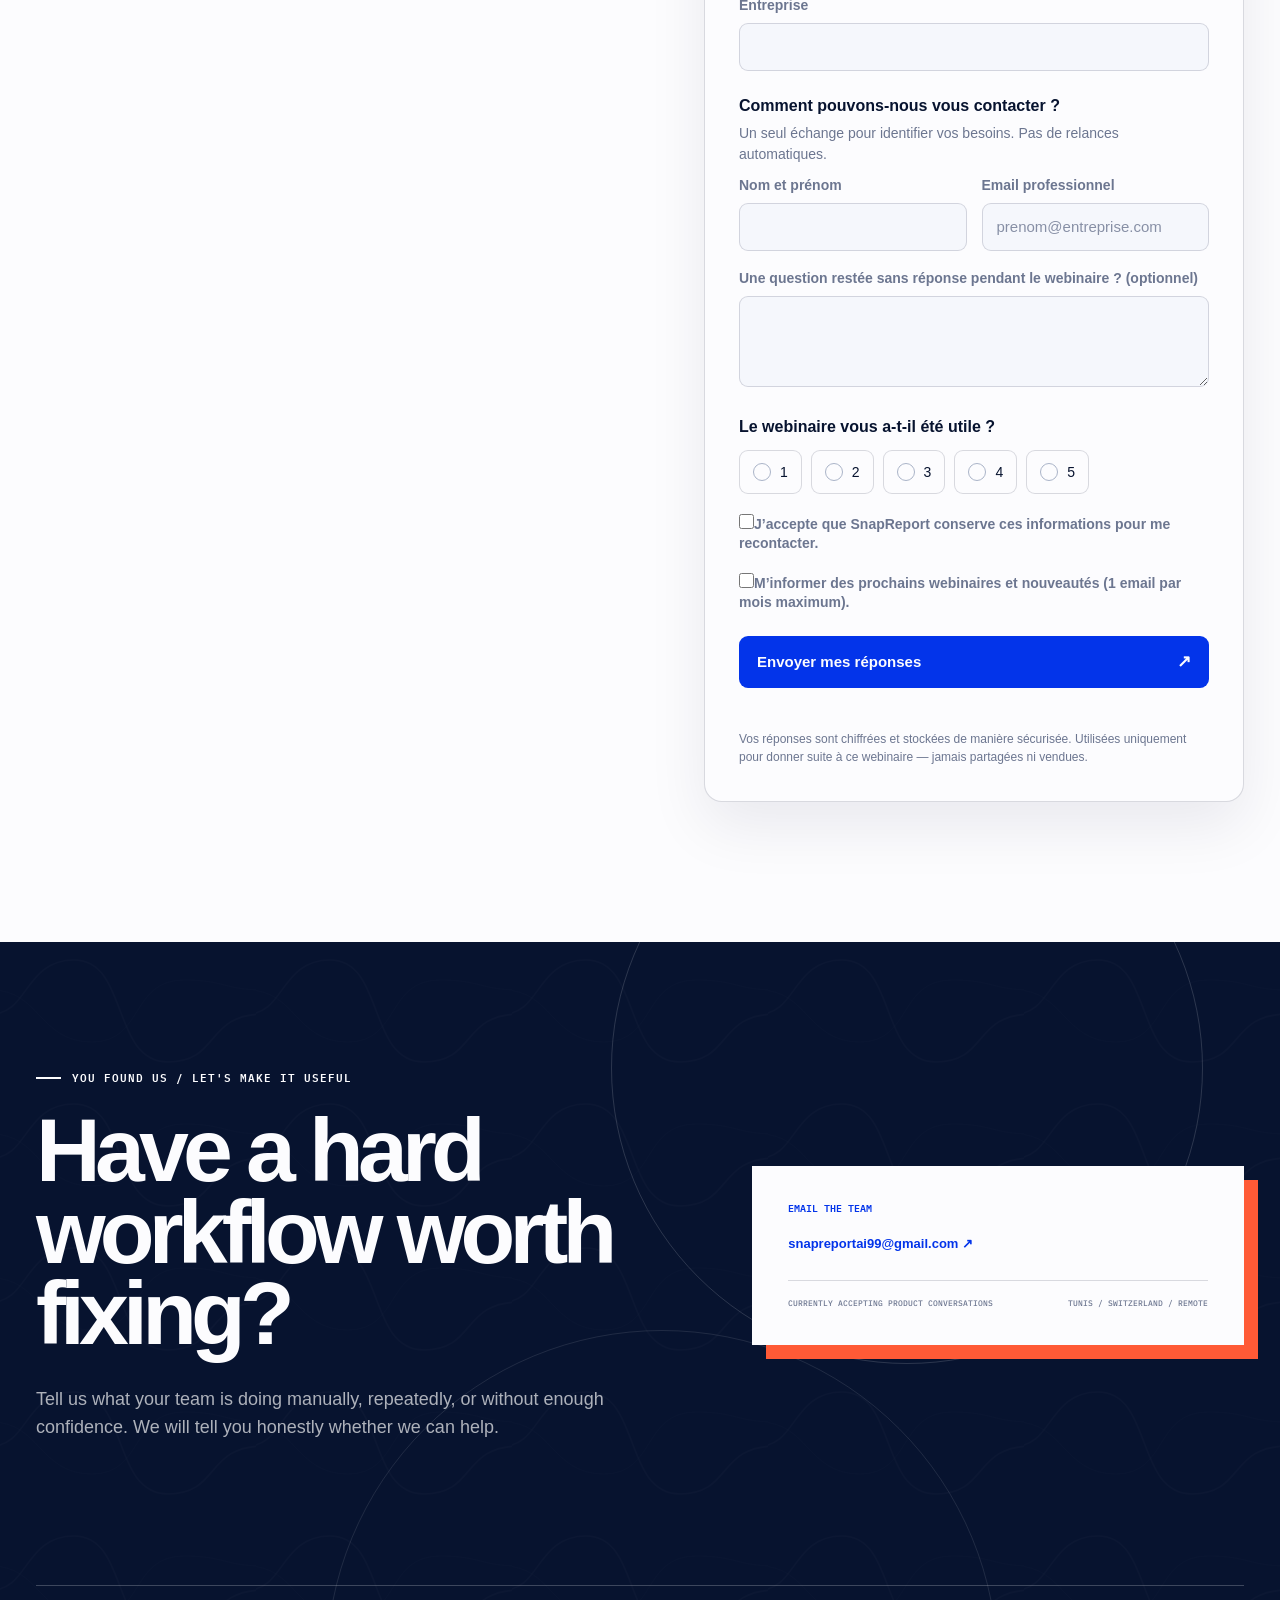
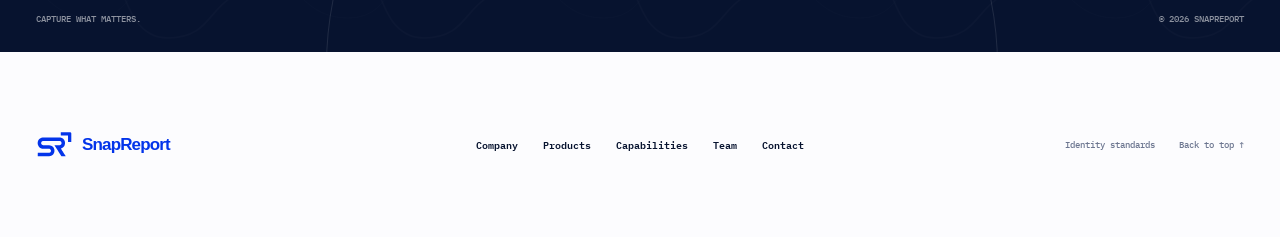
<file: clients-form.html>
<!DOCTYPE html>
<html lang="fr">
<head>
  <meta charset="UTF-8">
  <meta name="viewport" content="width=device-width, initial-scale=1.0">
  <meta name="theme-color" content="#0334EA">
  <title>Client Input Form | SnapReport</title>
  <meta name="description" content="Tell us where AI can help your team. Your answers go straight to the SnapReport product team.">
  <link rel="icon" href="assets/snapreport-symbol-blue.svg?v=20260714-2" type="image/svg+xml">
  <link rel="preconnect" href="https://fonts.googleapis.com">
  <link rel="preconnect" href="https://fonts.gstatic.com" crossorigin>
  <link rel="preconnect" href="https://api.fontshare.com">
  <link href="https://fonts.googleapis.com/css2?family=IBM+Plex+Mono:wght@400;500;600&display=swap" rel="stylesheet">
  <link href="https://api.fontshare.com/v2/css?f[]=satoshi@400,500,700,900&display=swap" rel="stylesheet">
  <link rel="stylesheet" href="css/landing.css?v=20261117-4">
  <link rel="stylesheet" href="css/clients-form.css?v=20261117-5">
</head>
<body>
  <a class="skip-link" href="#main">Skip to content</a>
  <div class="page-progress" id="pageProgress" aria-hidden="true"></div>

  <svg class="svg-defs" aria-hidden="true">
    <defs>
      <filter id="to-snap-blue" color-interpolation-filters="sRGB">
        <feColorMatrix type="matrix" values="0 0 0 0 0.0118 0 0 0 0 0.2039 0 0 0 0 0.9176 0 0 0 1 0"/>
      </filter>
      <filter id="to-ink" color-interpolation-filters="sRGB">
        <feColorMatrix type="matrix" values="0 0 0 0 0.0275 0 0 0 0 0.0745 0 0 0 0 0.1843 0 0 0 1 0"/>
      </filter>
      <filter id="logo-white-transparent" color-interpolation-filters="sRGB">
        <feColorMatrix type="matrix" values="0 0 0 0 1 0 0 0 0 1 0 0 0 0 1 .5 .5 .5 0 -.7"/>
      </filter>
      <filter id="logo-blue-transparent" color-interpolation-filters="sRGB">
        <feColorMatrix type="matrix" values="0 0 0 0 .0118 0 0 0 0 .2039 0 0 0 0 .9176 .5 .5 .5 0 -.7"/>
      </filter>
    </defs>
  </svg>

  <header class="site-header" id="siteHeader">
    <a class="site-brand notranslate" translate="no" href="index.html#home" aria-label="Accueil SnapReport" data-i18n-aria="homeAria">
      <img class="site-brand__mark" src="assets/snapreport-symbol-blue.svg?v=20260714-2" alt="" aria-hidden="true">
      <span class="site-brand__name notranslate" translate="no">SnapReport</span>
    </a>

    <button class="menu-toggle" id="menuToggle" type="button" aria-controls="siteNav" aria-expanded="false">
      <span data-i18n="menuLabel">Menu</span><i aria-hidden="true"></i>
    </button>

    <nav class="site-nav" id="siteNav" aria-label="Navigation principale" data-i18n-aria="navAria">
      <a href="index.html#company" data-i18n="navCompany">Entreprise</a>
      <a href="index.html#products" data-i18n="navProducts">Produits</a>
      <a href="index.html#capabilities" data-i18n="navCapabilities">Expertises</a>
      <a href="index.html#team" data-i18n="navTeam">Équipe</a>
    </nav>

    <a class="header-contact" href="index.html#contact"><span data-i18n="navContact">Parlons de votre projet</span> <span aria-hidden="true">↗</span></a>
  </header>

  <main id="main">
    <section class="clients-form-hero" id="home">
      <div class="signal-current" aria-hidden="true"></div>
      <svg class="hero-watermark" viewBox="350 260 370 280" aria-hidden="true" focusable="false">
        <use href="Group.svg#compressed"></use>
      </svg>

      <div class="hero-copy">
        <p class="eyebrow eyebrow--reverse" data-reveal data-i18n="heroEyebrow">Votre avis façonne ce que nous construisons</p>
        <h1 data-reveal data-i18n="heroHeading">Dites-nous où l’IA pourrait <em>vous simplifier la tâche</em>.</h1>
      </div>

      <div class="hero-foot" data-reveal>
        <span data-i18n="heroFootTime">Quelques minutes</span>
        <span data-i18n="heroFootDirect">Directement à l’équipe</span>
        <span data-i18n="heroFootPrivate">Chiffré et privé</span>
      </div>
    </section>

    <section class="webinar-section" id="form-section" lang="fr">
      <div class="section-index"><span data-i18n="sectionIndexTitle">Votre avis</span><span data-i18n="sectionIndexSubtitle">Quelques minutes, directement à l’équipe</span></div>
      <div class="webinar-copy">
        <div class="webinar-lang" role="group" data-i18n-aria="langGroup" aria-label="Langue du formulaire / Form language">
          <button type="button" class="is-active" data-lang-btn="fr" aria-pressed="true">FR</button>
          <button type="button" data-lang-btn="en" aria-pressed="false">EN</button>
        </div>
        <p class="eyebrow webinar-thanks" data-reveal data-i18n="eyebrow">Webinaire SnapReport - Merci d’avoir été là !</p>
        <h2 data-reveal data-i18n="heading">Parlons de vos enjeux QHSE</h2>
        <p class="webinar-lede" data-reveal data-i18n="lede">Quelques minutes pour nous dire où l&rsquo;IA pourrait vous aider. Vos réponses arrivent directement à l&rsquo;équipe produit.</p>
      </div>
      <div class="webinar-card" data-reveal>
        <span class="webinar-card__eyebrow" data-i18n="cardEyebrow">Formulaire en direct</span>
        <form class="webinar-form" id="webinarForm">
          <fieldset class="webinar-fieldset" data-req="interest">
            <legend data-i18n="interestTitle">Qu’est-ce qui vous intéresse ?</legend>
            <p class="webinar-form__hint" data-i18n="interestHint">Plusieurs choix possibles. Les réponses s’affichent selon vos choix.</p>
            <div class="chip-group">
              <label class="chip"><input type="checkbox" name="interest" value="demo" data-reveal="demoDetails"><span data-i18n="interestDemo">Une démo de nos outils</span></label>
              <label class="chip"><input type="checkbox" name="interest" value="formation"><span data-i18n="interestTraining">Une formation IA</span></label>
              <label class="chip"><input type="checkbox" name="interest" value="diagnostic"><span data-i18n="interestDiagnostic">Un diagnostic IA</span></label>
              <label class="chip"><input type="checkbox" name="interest" value="projet" data-reveal="projectDetails"><span data-i18n="interestProject">Un projet IA sur mesure</span></label>
            </div>
          </fieldset>
          <fieldset class="webinar-fieldset" id="demoDetails" hidden data-req="products">
            <legend data-i18n="productsTitle">Quel(s) outil(s) voulez-vous voir ?</legend>
            <div class="chip-group">
              <label class="chip"><input type="checkbox" name="products" value="myQA.team"><span>myQA.team</span></label>
              <label class="chip"><input type="checkbox" name="products" value="LÆRN"><span>LÆRN</span></label>
            </div>
          </fieldset>
          <fieldset class="webinar-fieldset" id="projectDetails" hidden>
            <legend data-i18n="projectDetailsTitle">Votre projet</legend>
            <label><span data-i18n="projectDescription">Décrivez le besoin en quelques lignes</span> <span data-i18n="optional">(optionnel)</span>
              <textarea name="project_description" rows="3" maxlength="1000" data-i18n-ph="projectPlaceholder" placeholder="Ex. : automatiser nos rapports d'audit mensuels à partir de fichiers Excel et de photos terrain."></textarea>
            </label>
            <fieldset class="webinar-fieldset">
              <legend data-i18n="projectStageTitle">Où en êtes-vous ?</legend>
              <div class="chip-group">
                <label class="chip"><input type="radio" name="project_stage" value="idee"><span data-i18n="projectStageIdea">Une idée</span></label>
                <label class="chip"><input type="radio" name="project_stage" value="cadre"><span data-i18n="projectStageScoped">Besoin cadré</span></label>
                <label class="chip"><input type="radio" name="project_stage" value="pret"><span data-i18n="projectStageReady">Prêt à lancer</span></label>
              </div>
            </fieldset>
          </fieldset>
          <fieldset class="webinar-fieldset">
            <legend data-i18n="painTitle">1. Sur quelles tâches QHSE l'IA pourrait-elle vous permettre de gagner le plus de temps</legend>
            <div class="chip-group">
              <label class="chip"><input type="checkbox" name="pain_points" value="veille_reglementaire"><span data-i18n="painRegulatory">Veille réglementaire</span></label>
              <label class="chip"><input type="checkbox" name="pain_points" value="audit_interne"><span data-i18n="painAudit">Audit interne</span></label>
              <label class="chip"><input type="checkbox" name="pain_points" value="nc_actions_correctives"><span data-i18n="painCorrective">Gestion des non-conformités et actions correctives</span></label>
              <label class="chip"><input type="checkbox" name="pain_points" value="inspection_qhse"><span data-i18n="painInspection">Inspection QHSE</span></label>
              <label class="chip"><input type="checkbox" name="pain_points" value="analyse_donnees"><span data-i18n="painAnalysis">Analyse des données et tendances</span></label>
              <label class="chip"><input type="checkbox" name="pain_points" value="autre" id="painOther"><span data-i18n="other">Autres</span></label>
            </div>
            <input type="text" name="pain_other" id="painOtherText" maxlength="300" hidden data-i18n-ph="painPlaceholder" placeholder="Précisez : traçabilité, HACCP, sous-traitants…">
          </fieldset>
          <fieldset class="webinar-fieldset">
            <legend data-i18n="timelineTitle">Quand souhaitez-vous démarrer ?</legend>
            <div class="chip-group">
              <label class="chip"><input type="radio" name="timing" value="maintenant"><span data-i18n="timelineNow">Dès maintenant</span></label>
              <label class="chip"><input type="radio" name="timing" value="3mois"><span data-i18n="timelineThreeMonths">Dans les 3 mois</span></label>
              <label class="chip"><input type="radio" name="timing" value="6mois"><span data-i18n="timelineSixMonths">Dans 3 à 6 mois</span></label>
              <label class="chip"><input type="radio" name="timing" value="pas_encore"><span data-i18n="timelineNotSure">Je ne sais pas encore</span></label>
              <label class="chip"><input type="radio" name="timing" value="plus_info"><span data-i18n="timelineMoreInfo">Je souhaite en savoir plus</span></label>
            </div>
          </fieldset>
          <label><span data-i18n="companyLabel">Entreprise / organisation</span><input type="text" name="company" maxlength="160" autocomplete="organization" required></label>
          <div class="webinar-form__contact-intro">
            <h3 data-i18n="contactTitle">Comment pouvons-nous vous contacter ?</h3>
            <p data-i18n="contactHint">Un seul échange pour identifier vos besoins. Pas de relances automatiques.</p>
          </div>
          <div class="webinar-form__row">
            <label><span data-i18n="labelName">Nom et prénom</span><input type="text" name="name" maxlength="120" autocomplete="name" required></label>
            <label><span data-i18n="labelEmail">Email professionnel</span><input type="email" name="email" maxlength="160" autocomplete="email" data-i18n-ph="emailPlaceholder" required></label>
          </div>
          <label><span data-i18n="questionTitle">Une question restée sans réponse pendant le webinaire ?</span> <span class="webinar-form__optional" data-i18n="optional">(optionnel)</span>
            <textarea name="question" rows="3" maxlength="1000"></textarea>
          </label>
          <fieldset class="webinar-fieldset">
            <legend data-i18n="ratingTitle">Le webinaire vous a-t-il été utile ?</legend>
            <div class="chip-group">
              <label class="chip"><input type="radio" name="webinar_rating" value="1"><span>1</span></label>
              <label class="chip"><input type="radio" name="webinar_rating" value="2"><span>2</span></label>
              <label class="chip"><input type="radio" name="webinar_rating" value="3"><span>3</span></label>
              <label class="chip"><input type="radio" name="webinar_rating" value="4"><span>4</span></label>
              <label class="chip"><input type="radio" name="webinar_rating" value="5"><span>5</span></label>
            </div>
          </fieldset>
          <label class="webinar-consent"><input type="checkbox" name="consent" required><span data-i18n="consent">J&rsquo;accepte que SnapReport utilise ces informations pour me recontacter au sujet de ma demande.</span></label>
          <label class="webinar-consent"><input type="checkbox" name="newsletter" value="oui"><span data-i18n="newsletter">M&rsquo;informer des prochains webinaires et nouveautés (1 email par mois maximum).</span></label>
          <div class="hp-field" aria-hidden="true"><label>Site web<input type="text" name="website" tabindex="-1" autocomplete="off"></label></div>
          <button class="webinar-form__submit" type="submit"><span data-i18n="submit">Envoyer mes réponses</span> <span aria-hidden="true">↗</span></button>
          <p class="webinar-form__status" aria-live="polite"></p>
        </form>
        <div class="webinar-success" hidden>
          <p data-i18n="successBody">Nous prendrons contact avec vous dans les plus brefs délais</p>
        </div>
        <p class="webinar-privacy" data-i18n="privacy">Vos réponses sont chiffrées et stockées de manière sécurisée. Utilisées uniquement pour donner suite à ce webinaire — jamais partagées ni vendues.</p>
      </div>
    </section>

    <section class="contact-section" id="contact">
      <div class="signal-current signal-current--contact" aria-hidden="true"></div>
      <div class="contact-copy">
        <p class="eyebrow eyebrow--reverse" data-reveal>You found us / Let's make it useful</p>
        <h2 data-reveal>Have a hard workflow worth fixing?</h2>
        <p data-reveal>Tell us what your team is doing manually, repeatedly, or without enough confidence. We will tell you honestly whether we can help.</p>
      </div>
      <div class="contact-card" data-reveal>
        <span class="contact-card__eyebrow">Email the team</span>
        <p class="contact-email"><a href="mailto:snapreportai99@gmail.com">snapreportai99@gmail.com <span aria-hidden="true">↗</span></a></p>
        <div class="contact-card__meta"><span>Currently accepting product conversations</span><span>Tunis / Switzerland / Remote</span></div>
      </div>
      <footer class="contact-footer"><span>Capture what matters.</span><span>© 2026 SnapReport</span></footer>
    </section>
  </main>

  <footer class="site-footer">
    <a class="footer-brand notranslate" translate="no" href="index.html#home" aria-label="SnapReport home">
      <img class="site-brand__mark" src="assets/snapreport-symbol-blue.svg?v=20260714-2" alt="" aria-hidden="true">
      <span class="site-brand__name notranslate" translate="no">SnapReport</span>
    </a>
    <nav aria-label="Footer navigation"><a href="index.html#company">Company</a><a href="index.html#products">Products</a><a href="index.html#capabilities">Capabilities</a><a href="index.html#team">Team</a><a href="index.html#contact">Contact</a></nav>
    <div><a href="index.html">Identity standards</a><a href="index.html#home">Back to top ↑</a></div>
  </footer>

  <script src="js/landing.js?v=20261117-2"></script>
  <script src="js/webinar-form.js?v=20261117-9" defer></script>
</body>
</html>
</file>
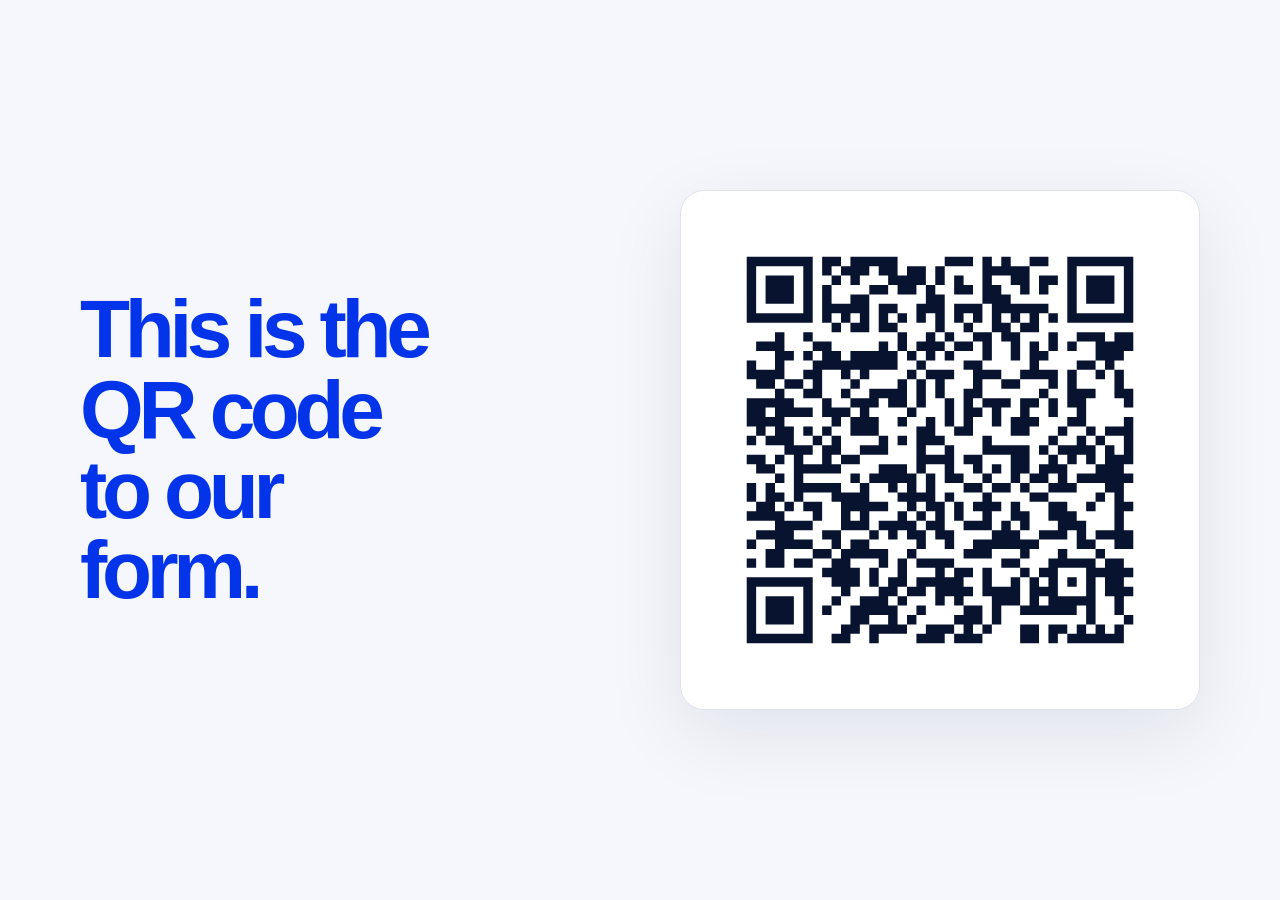
<file: form-qr.html>
<!DOCTYPE html>
<html lang="en">
<head>
  <meta charset="UTF-8">
  <meta name="viewport" content="width=device-width, initial-scale=1.0">
  <meta name="theme-color" content="#f5f7fc">
  <meta name="robots" content="noindex, nofollow">
  <title>SnapReport | Form QR</title>
  <link rel="icon" href="assets/snapreport-symbol-blue.svg" type="image/svg+xml">
  <style>
    * { box-sizing: border-box; }

    body {
      min-width: 320px;
      min-height: 100vh;
      min-height: 100svh;
      display: grid;
      place-items: center;
      margin: 0;
      padding: clamp(24px, 5vw, 72px);
      color: #07132f;
      background: #f5f7fc;
      font-family: "Segoe UI", Arial, sans-serif;
      -webkit-font-smoothing: antialiased;
    }

    main {
      width: min(1120px, 100%);
      display: grid;
      grid-template-columns: minmax(0, 1fr) minmax(320px, 520px);
      align-items: center;
      gap: clamp(36px, 8vw, 112px);
    }

    h1 {
      max-width: 8ch;
      margin: 0;
      color: #0334ea;
      font-size: clamp(42px, 6.4vw, 82px);
      font-weight: 800;
      line-height: .98;
      letter-spacing: -.065em;
    }

    .qr-frame {
      width: min(100%, 58svh, 520px);
      justify-self: center;
      padding: clamp(16px, 2.2vw, 28px);
      border: 1px solid #dce1ec;
      border-radius: 24px;
      background: #fff;
      box-shadow: 0 24px 80px rgba(7, 19, 47, .09);
    }

    .qr-frame img {
      display: block;
      width: 100%;
      height: auto;
    }

    @media (max-width: 720px) {
      body { padding: 28px 20px; }

      main {
        grid-template-columns: 1fr;
        gap: 28px;
        justify-items: center;
      }

      h1 {
        max-width: 12ch;
        font-size: clamp(38px, 10vw, 54px);
        text-align: center;
      }

      .qr-frame { width: min(78vw, 52svh, 420px); }
    }

    @media (prefers-reduced-motion: reduce) {
      *, *::before, *::after { scroll-behavior: auto !important; }
    }
  </style>
</head>
<body>
  <main aria-labelledby="qr-title">
    <h1 id="qr-title">This is the QR code to our form.</h1>
    <div class="qr-frame">
      <img src="assets/clients-form-qr.svg" alt="QR code for the SnapReport form">
    </div>
  </main>
</body>
</html>
</file>
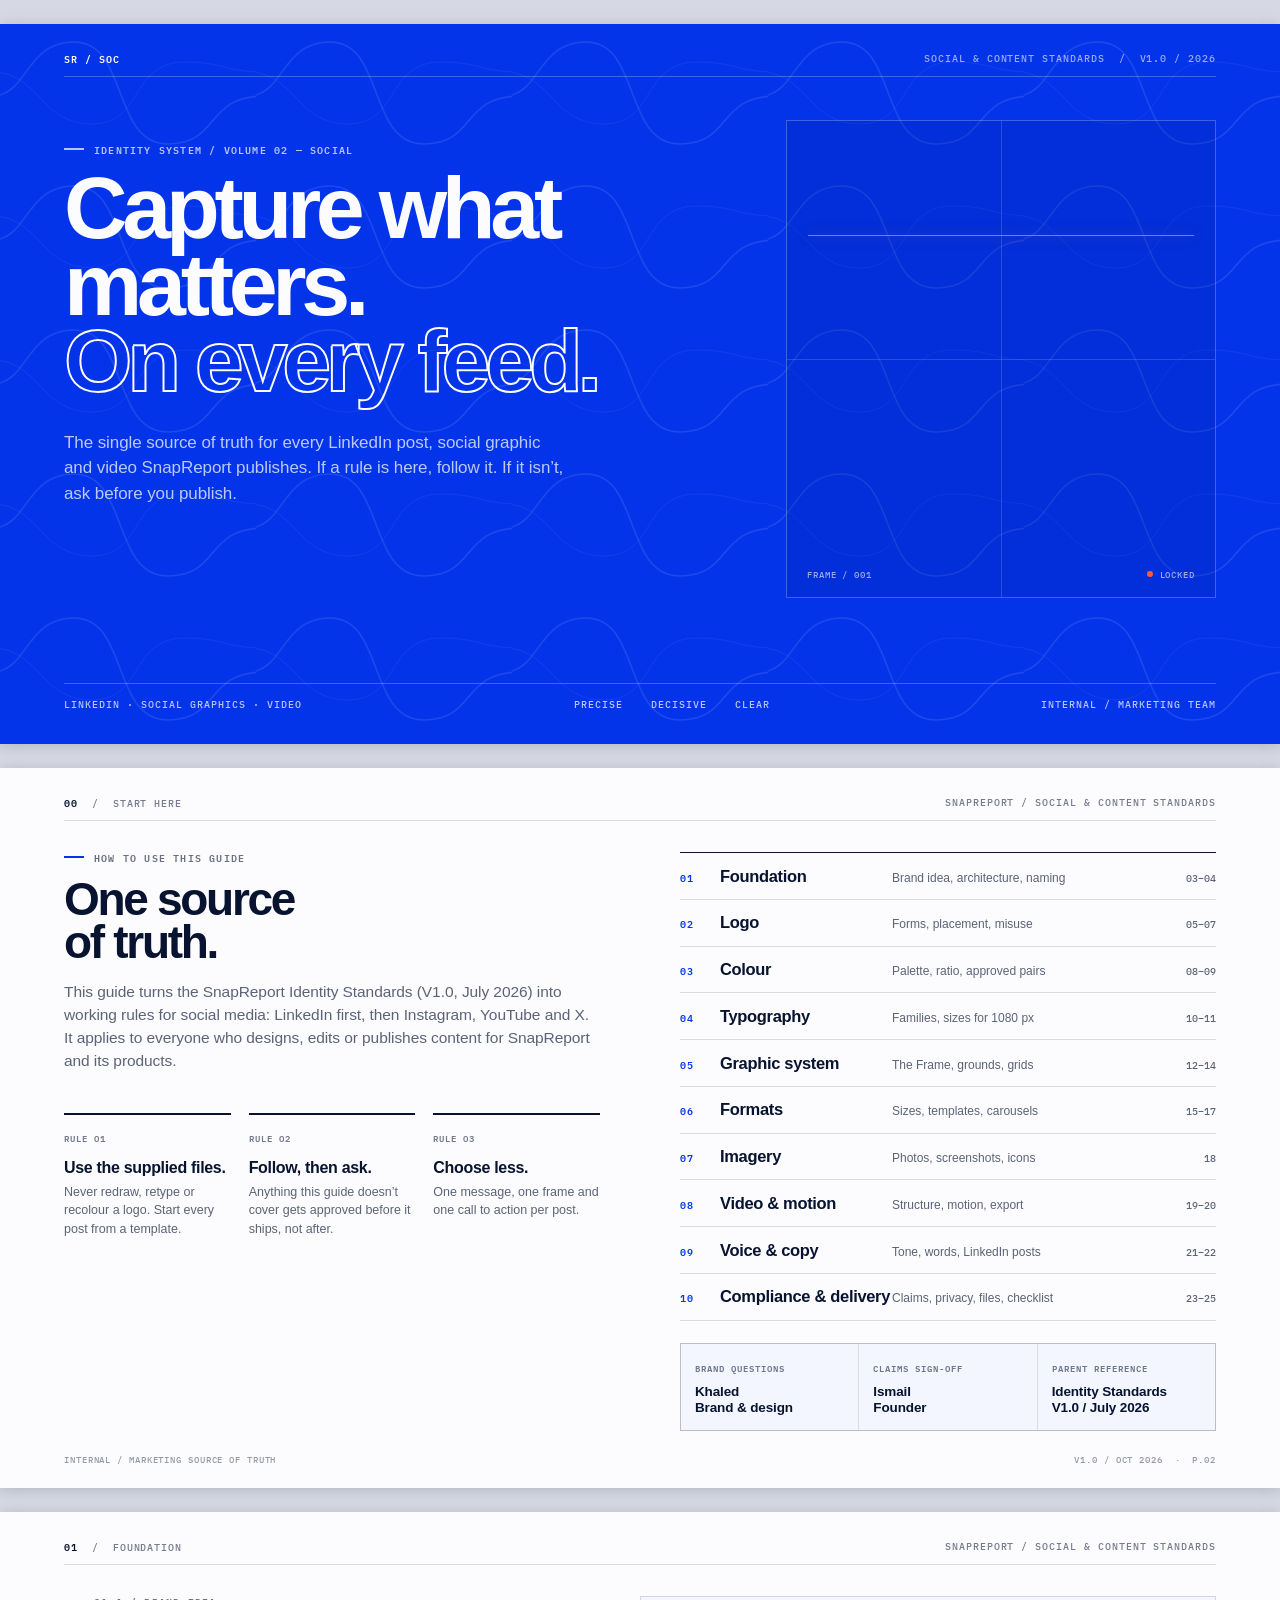
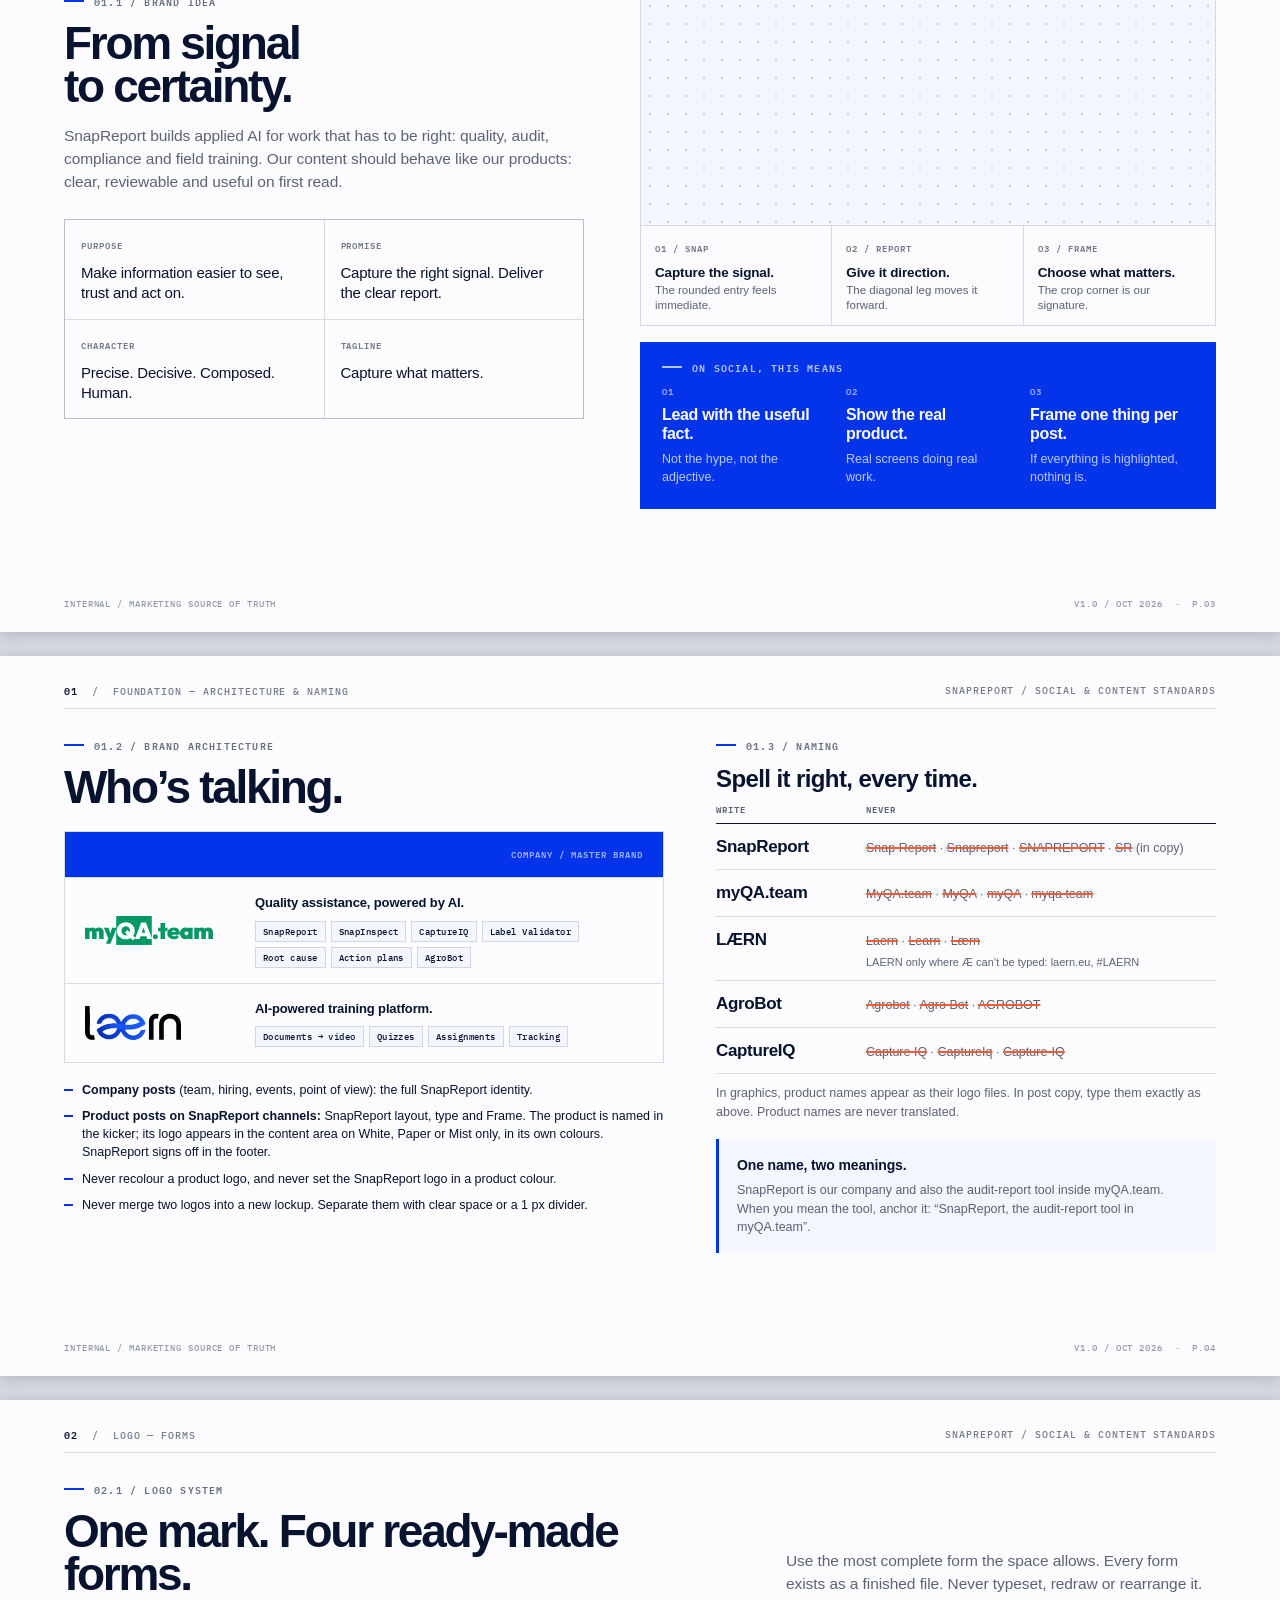
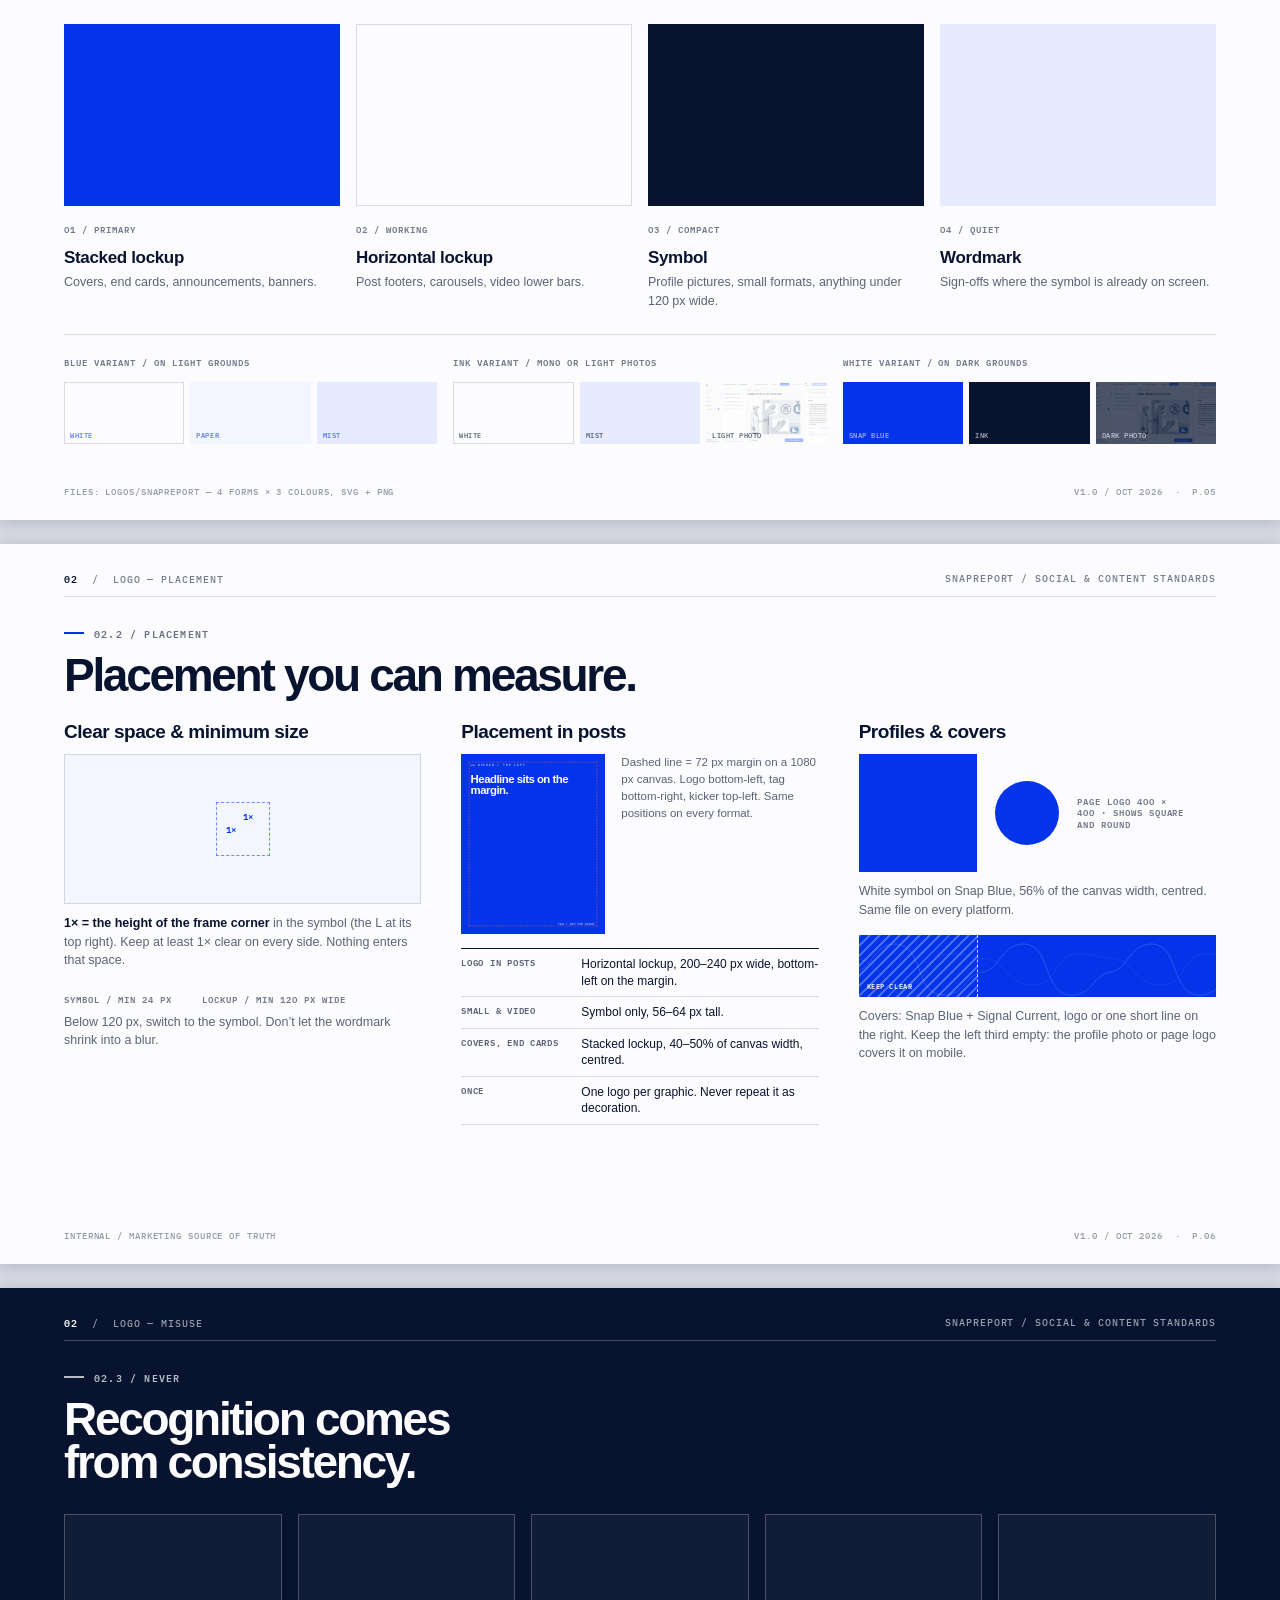
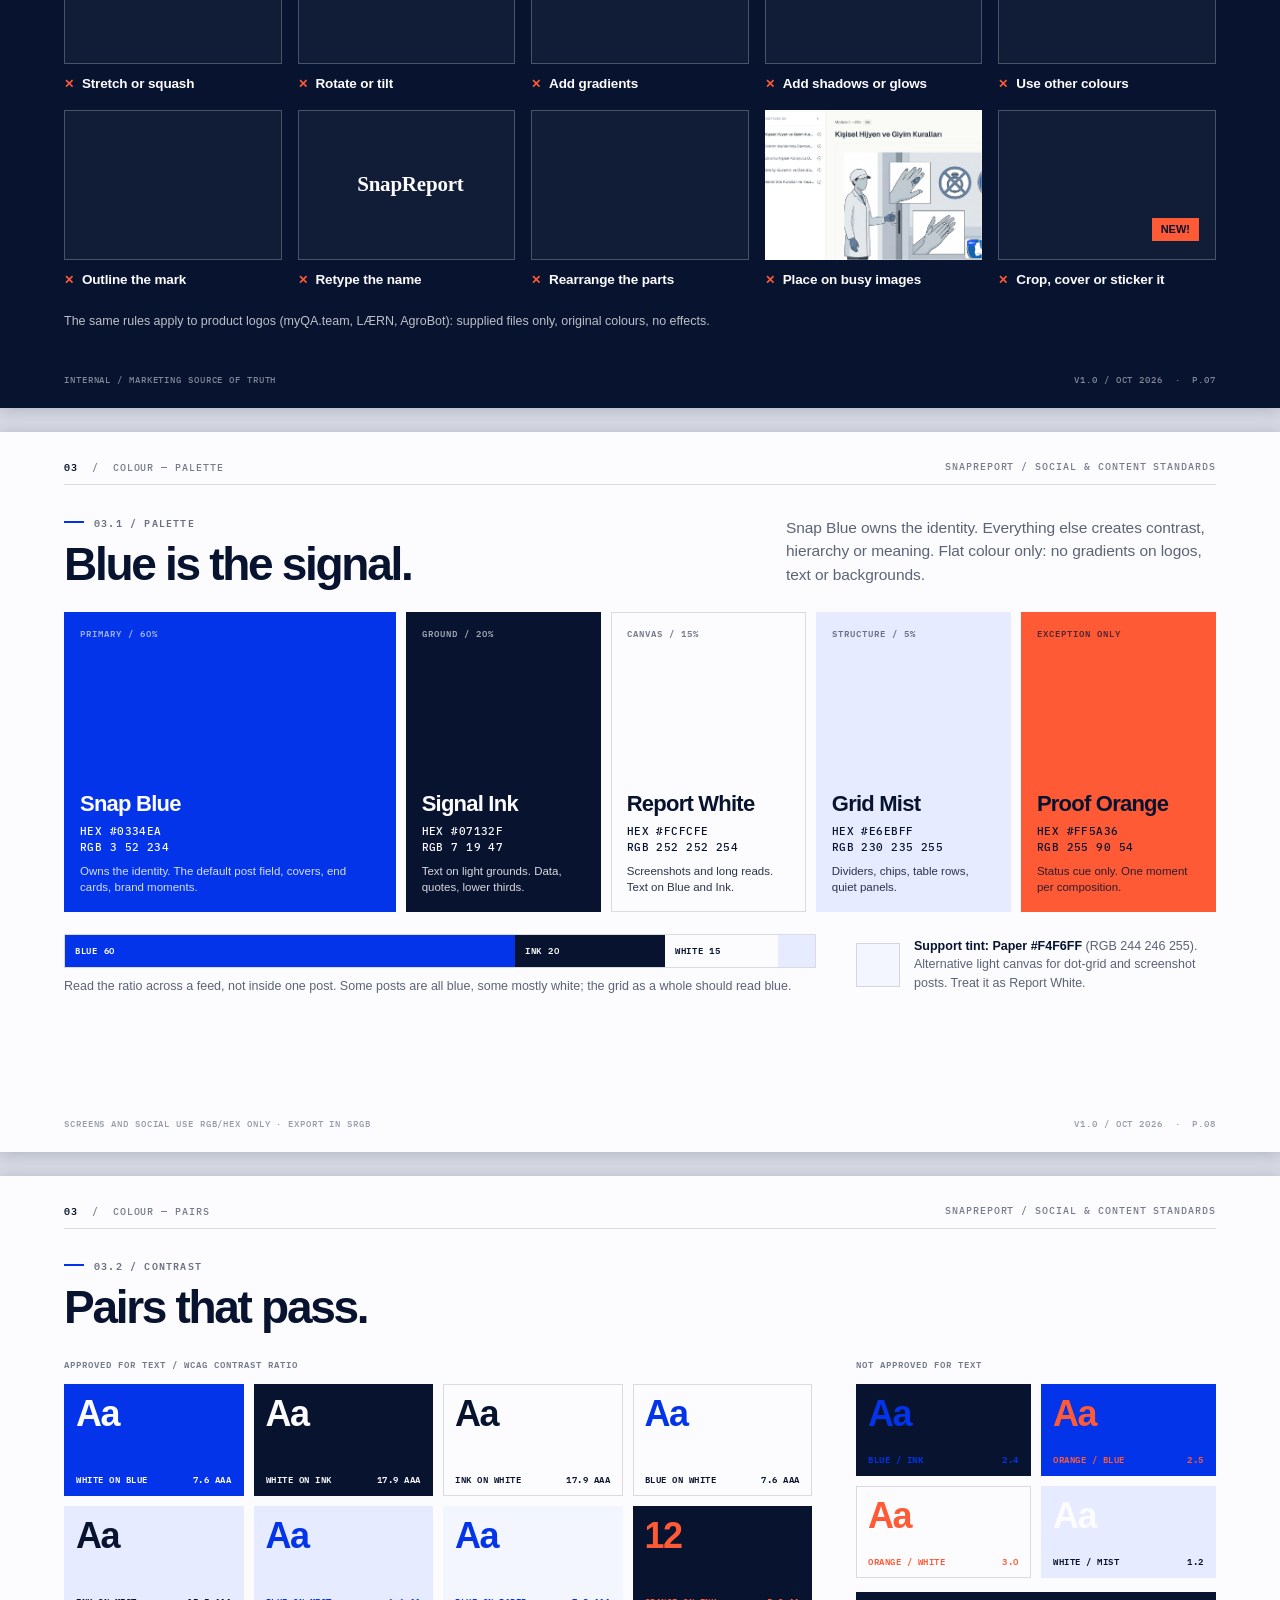
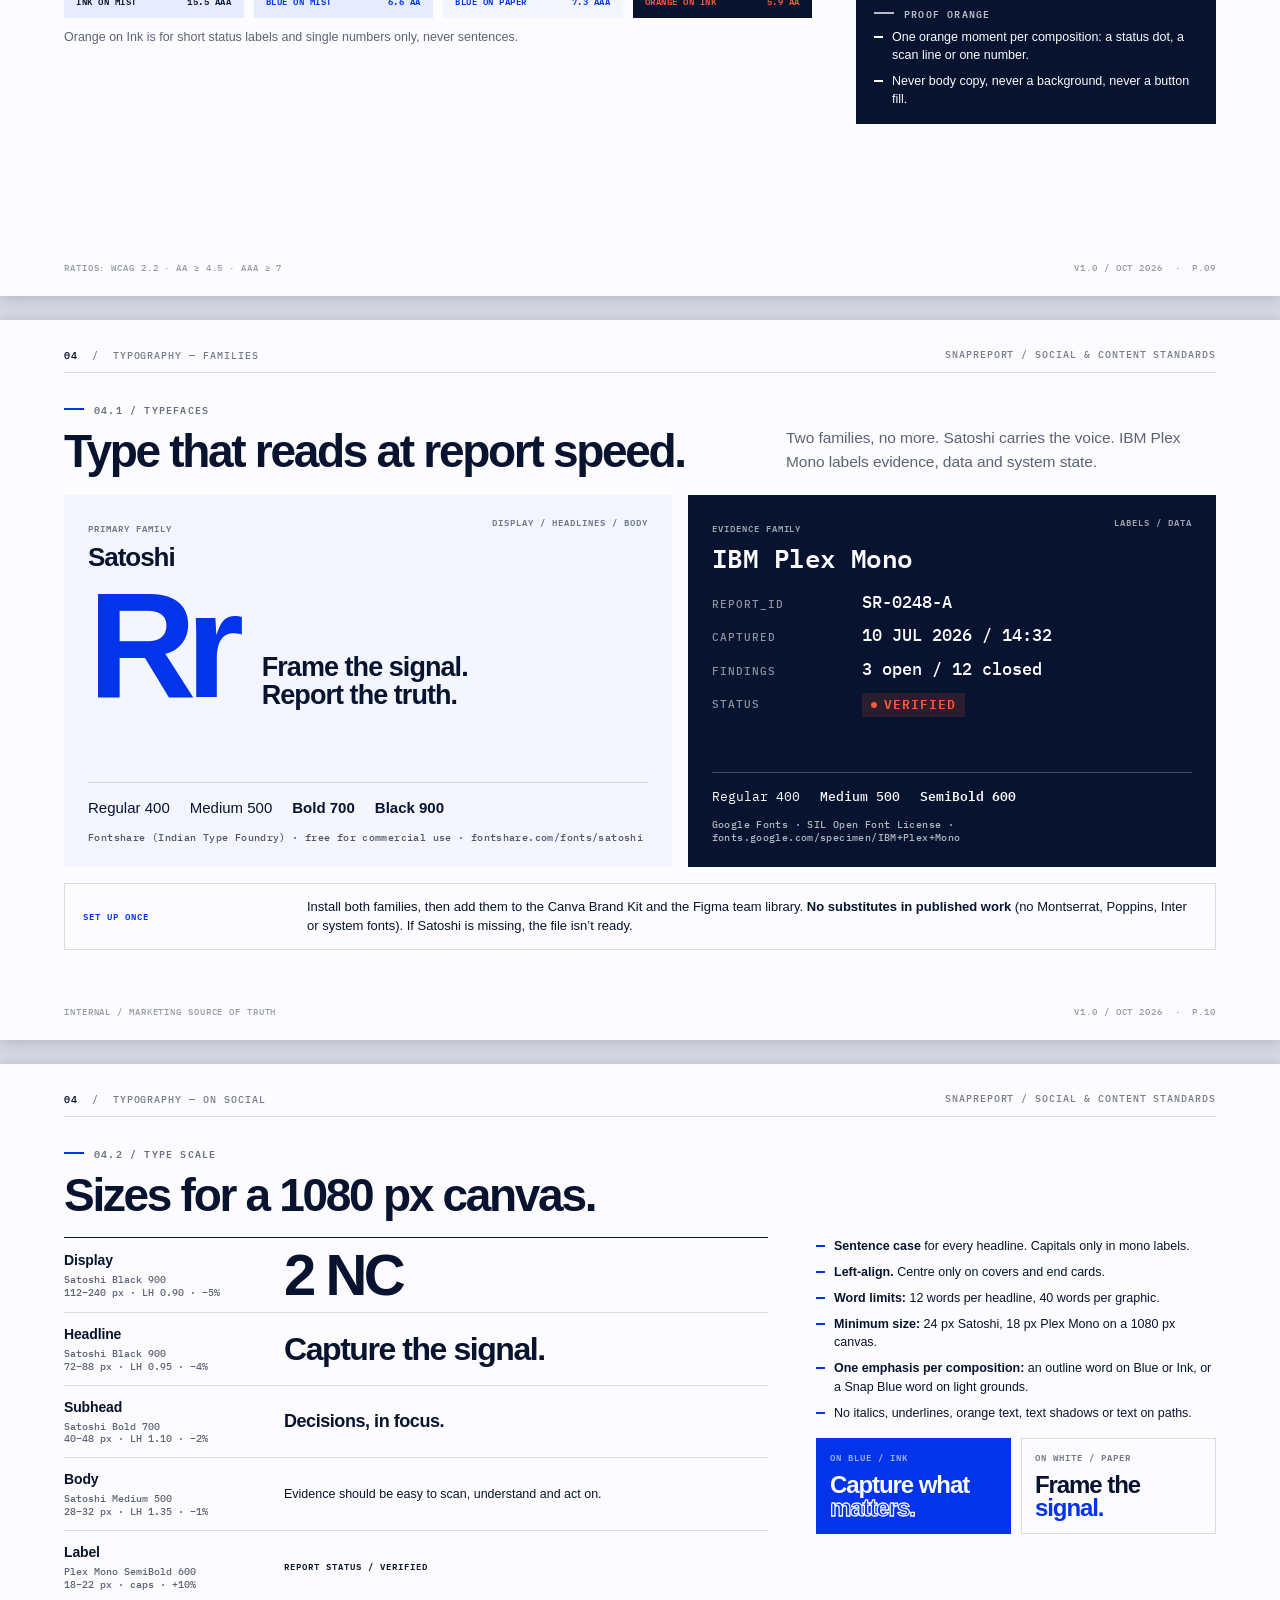
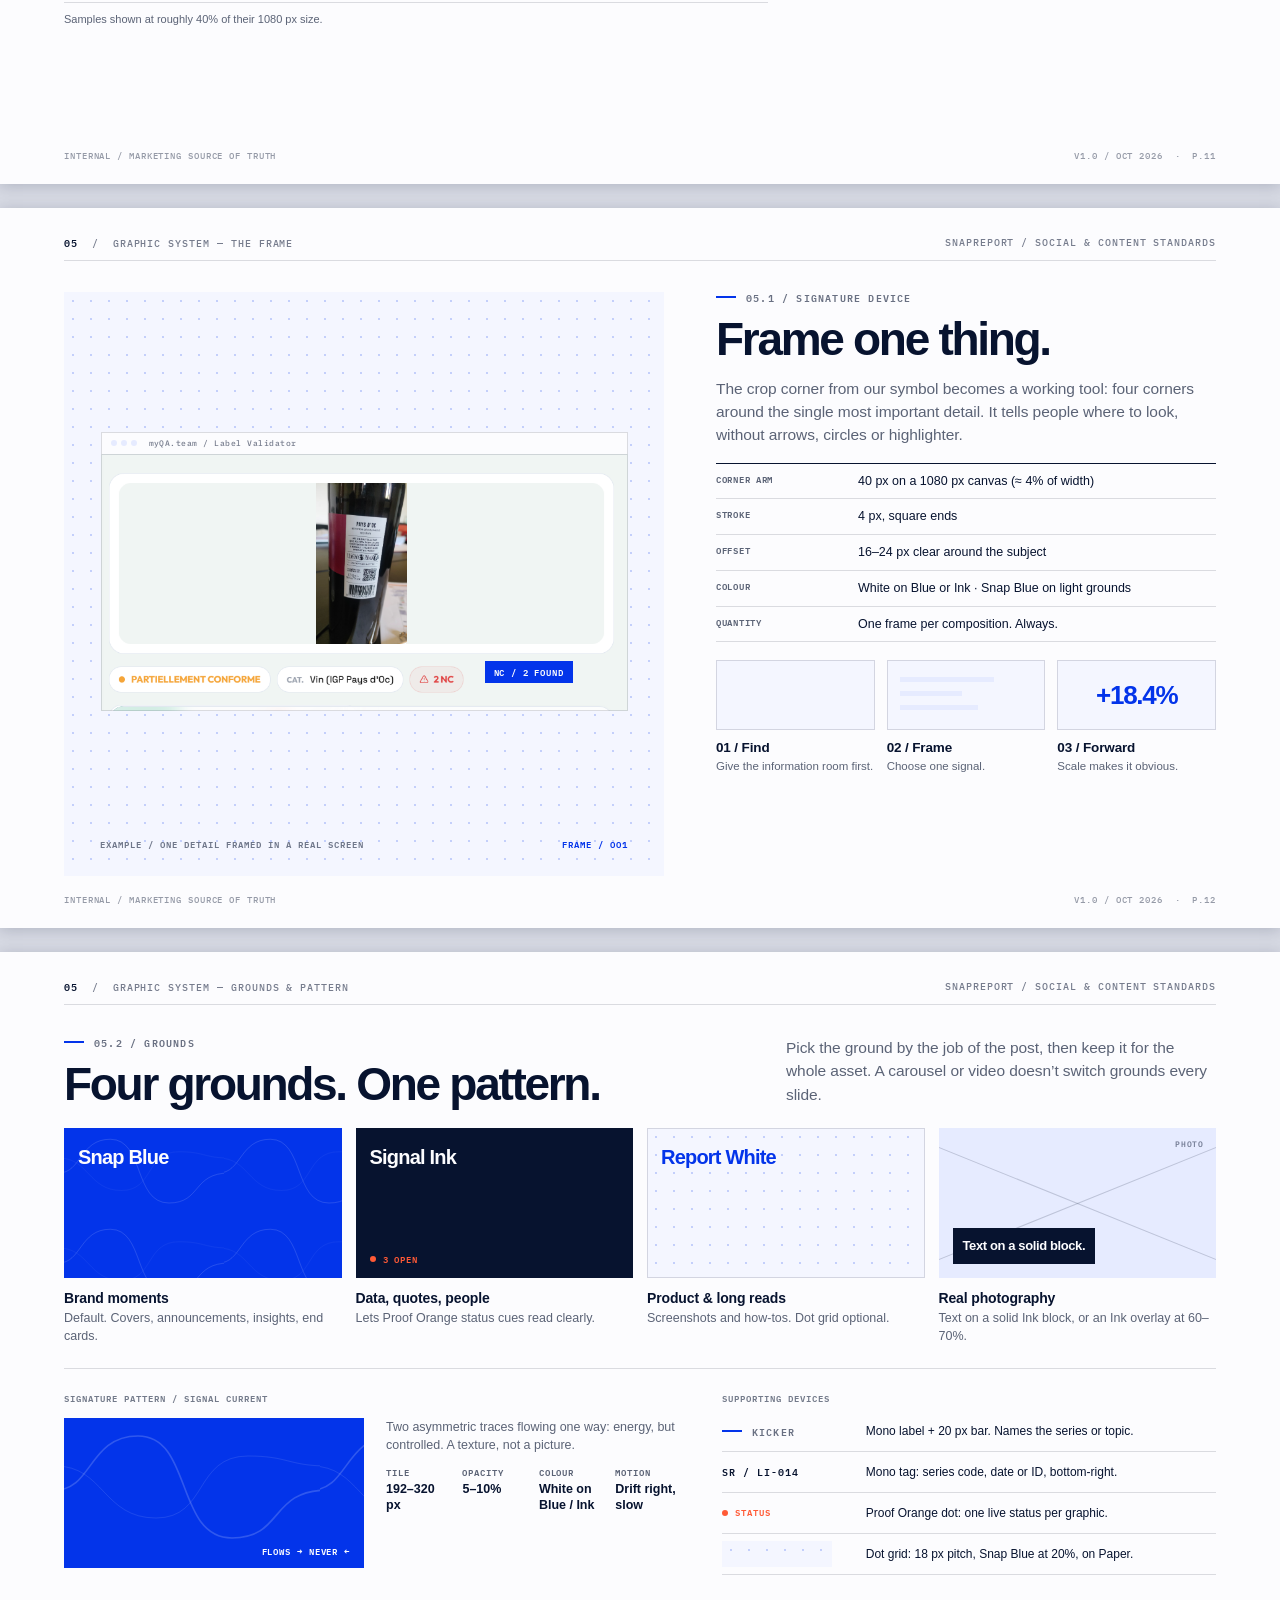
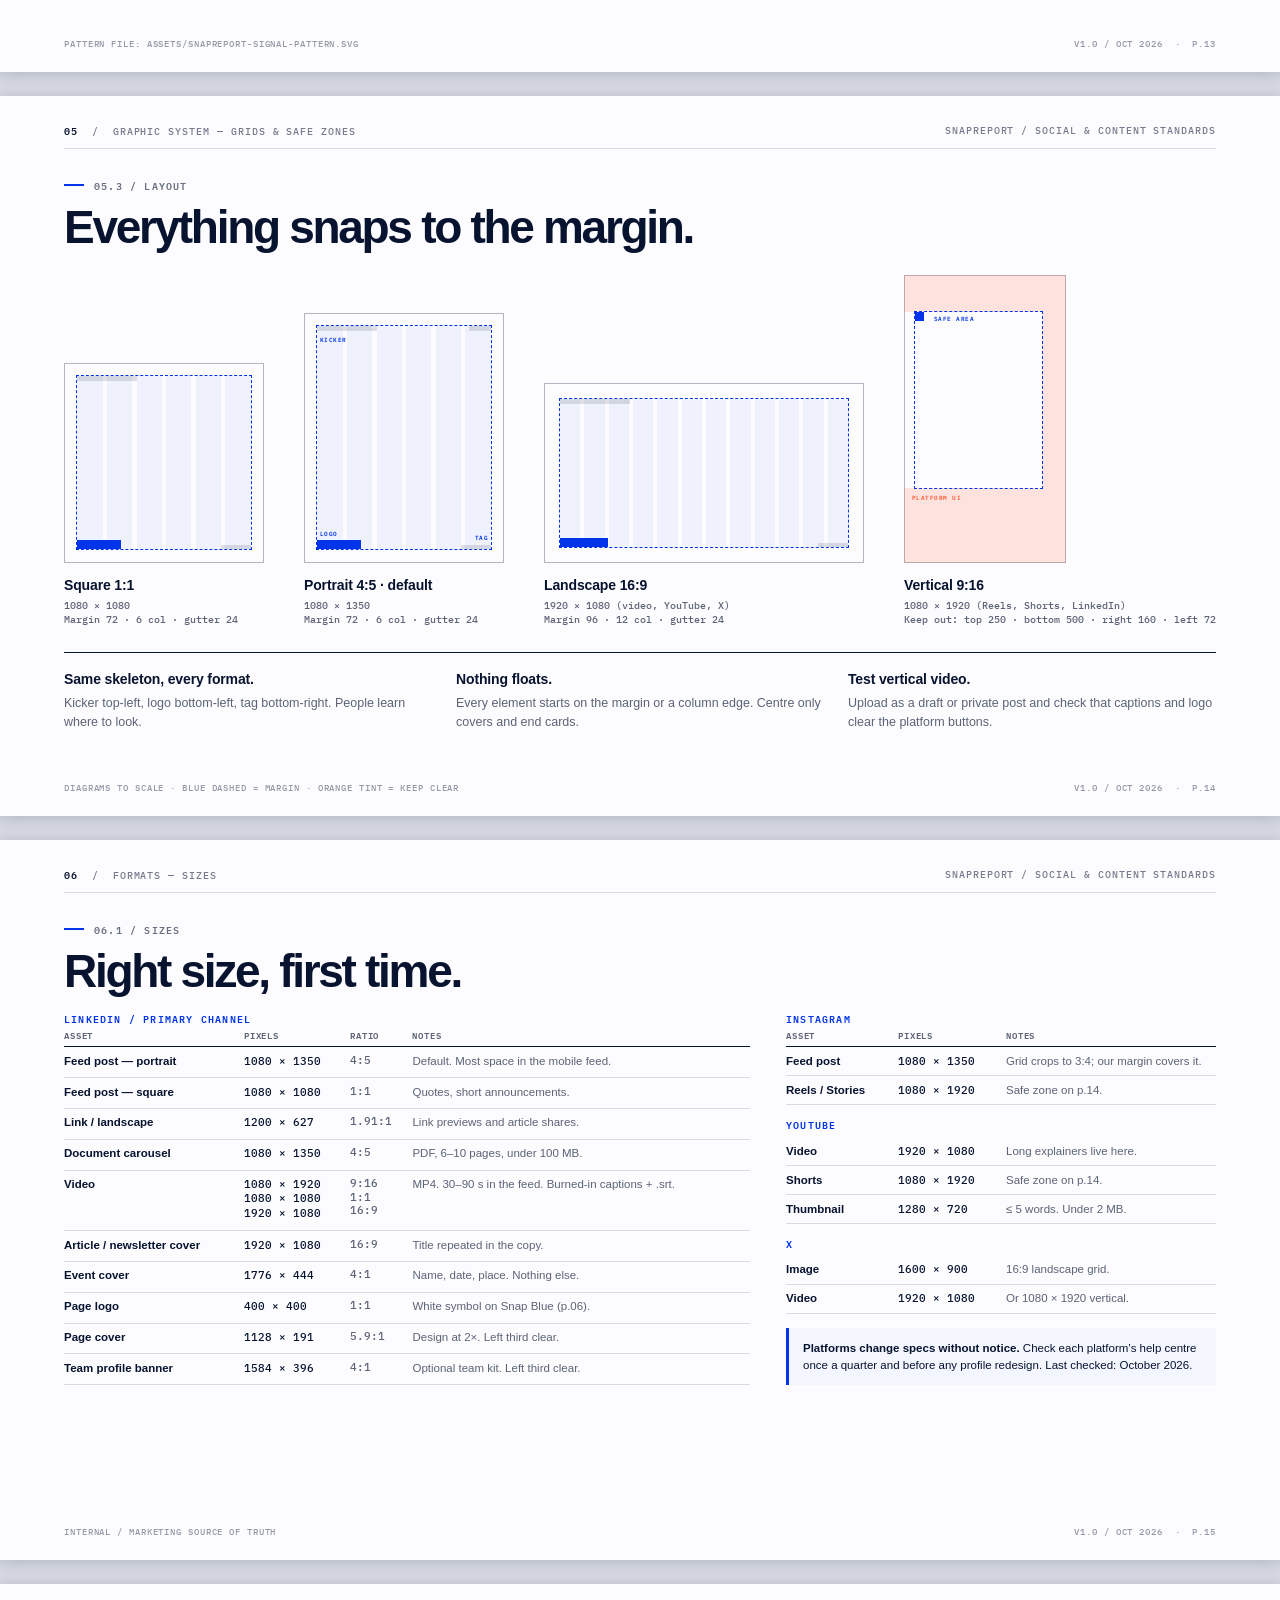
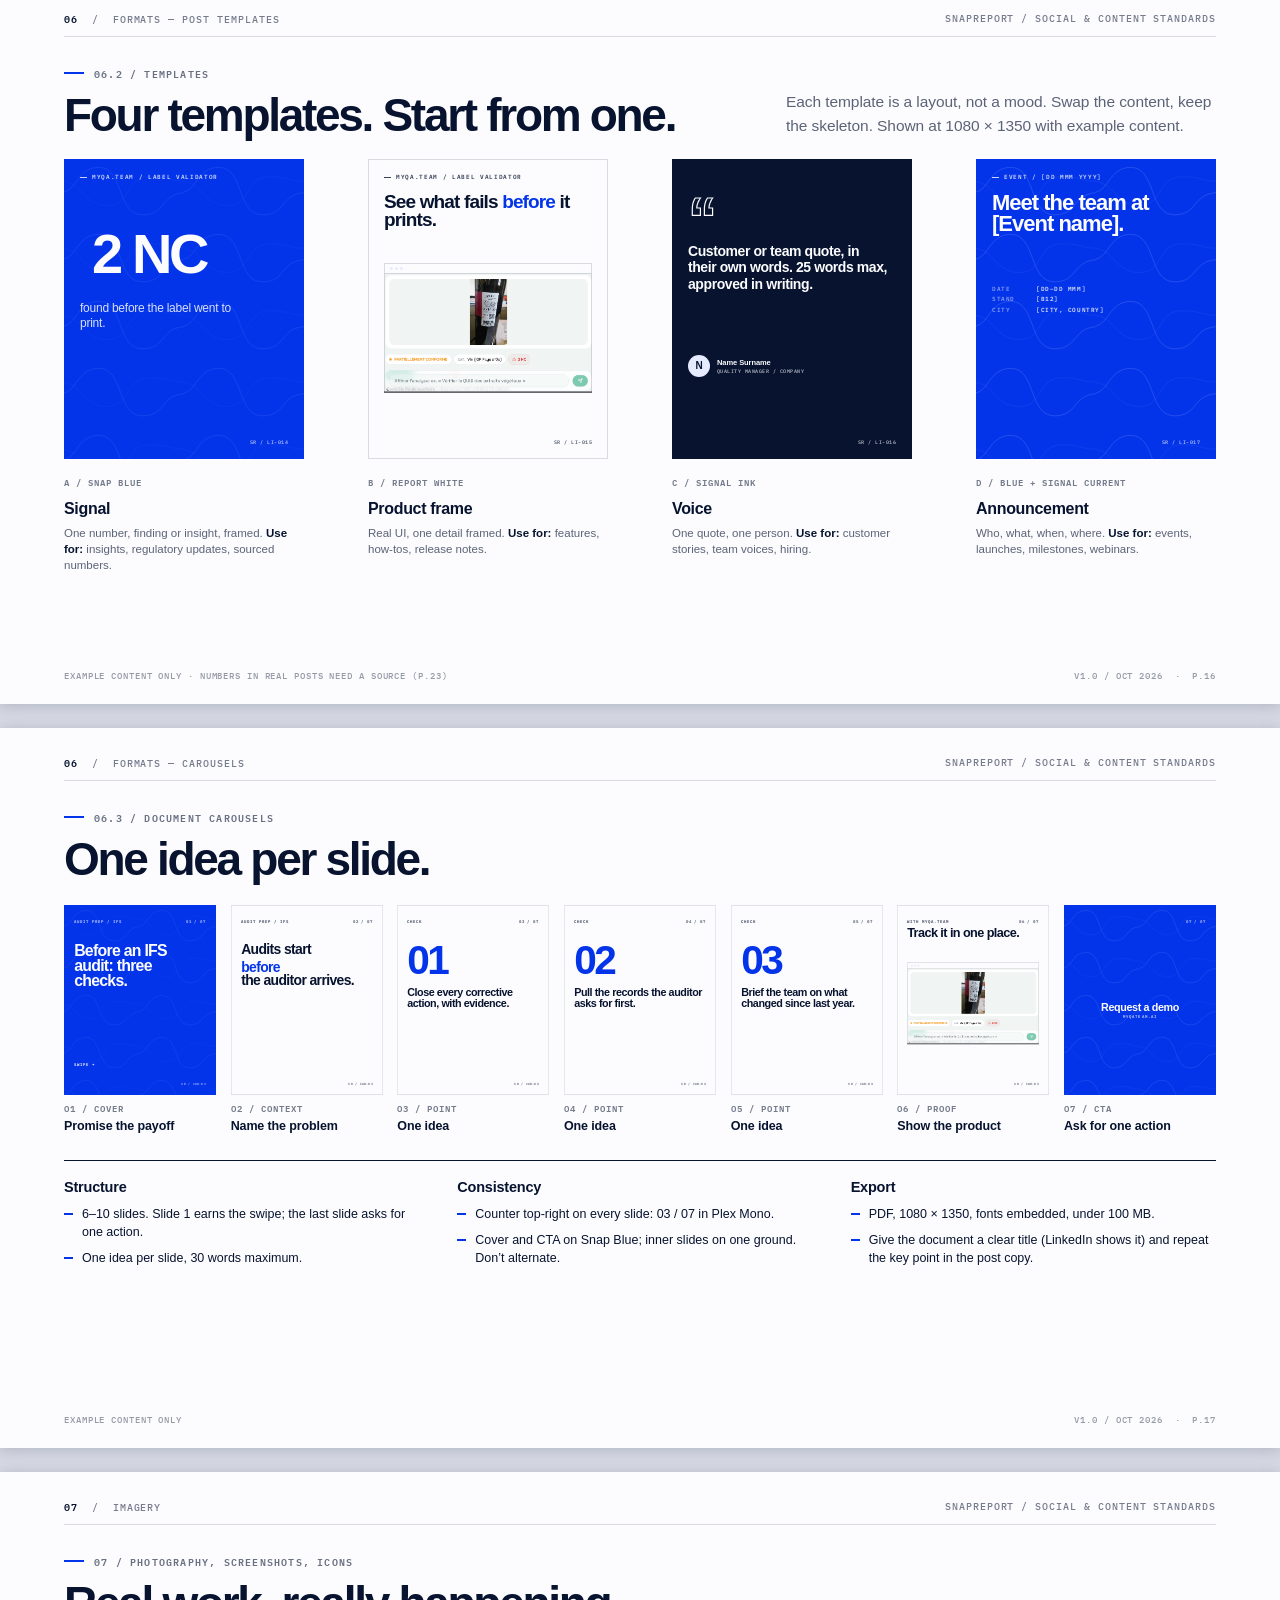
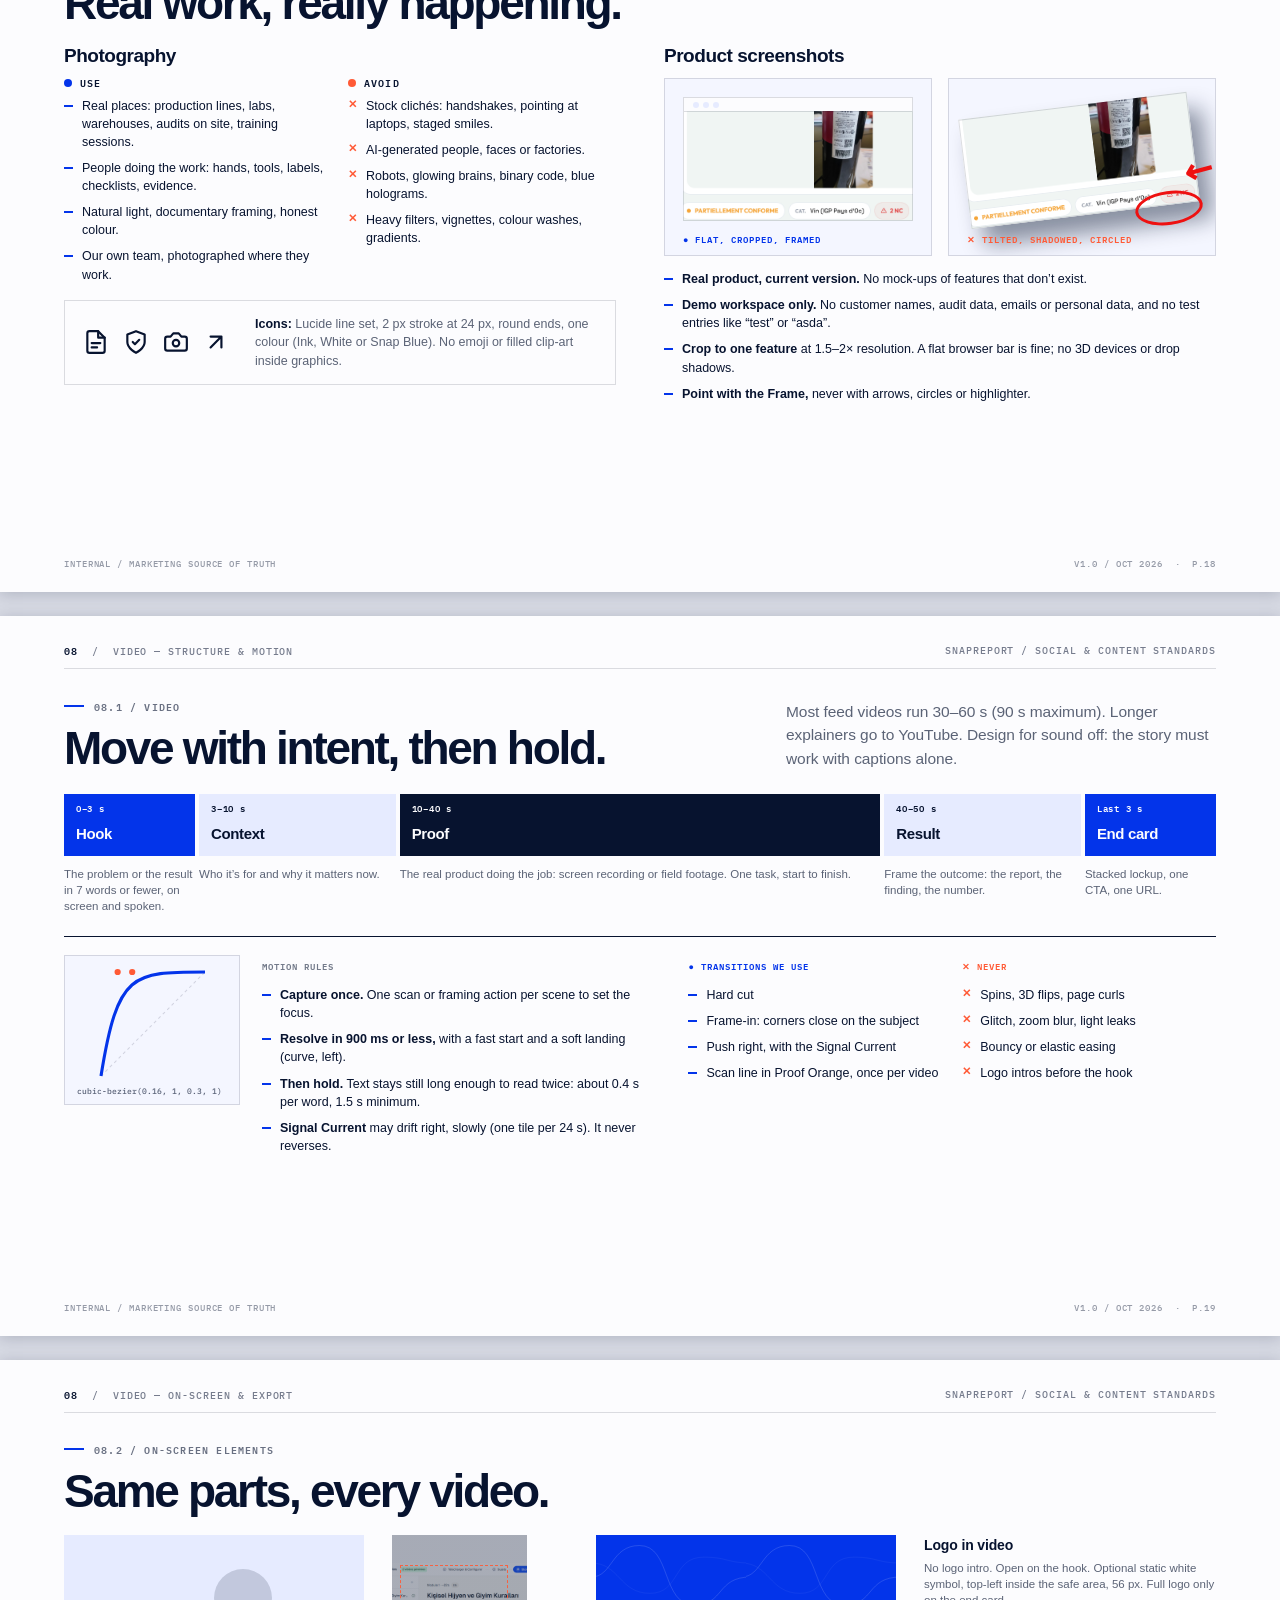
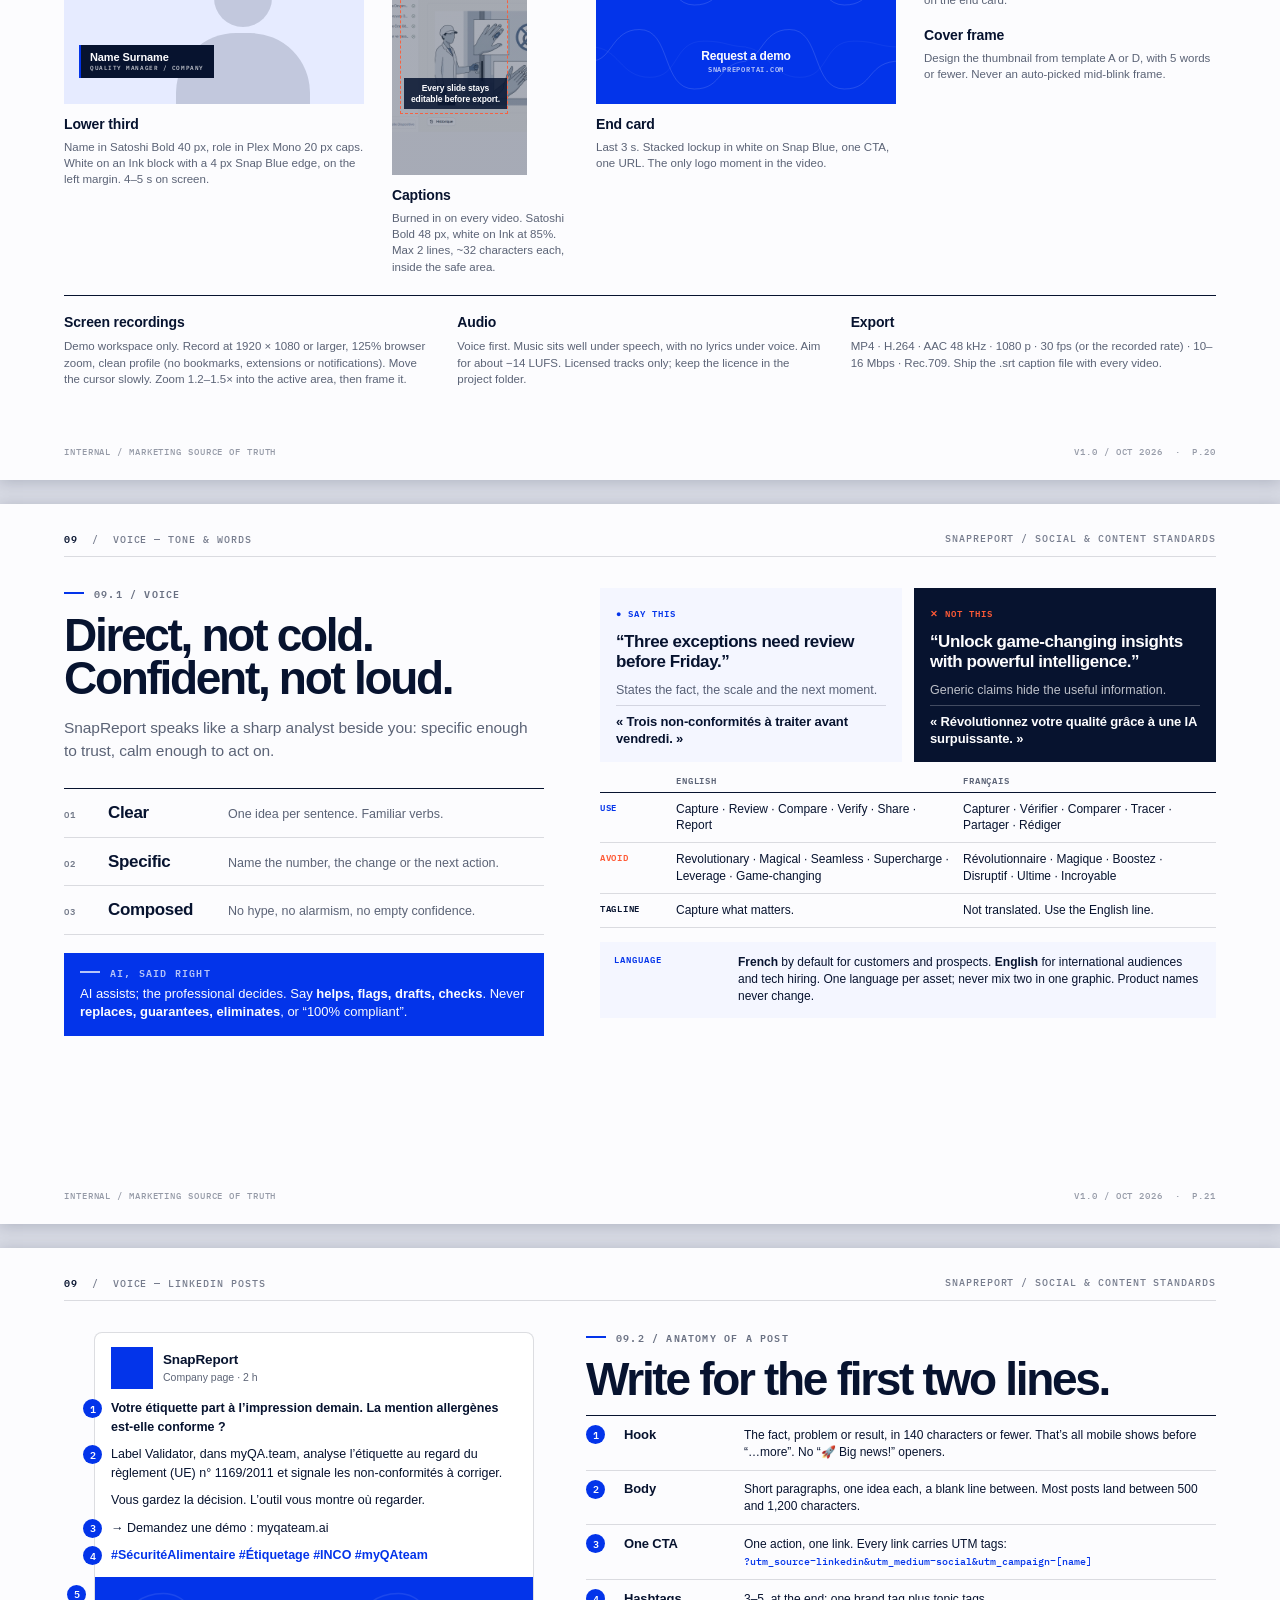
<file: guidelines/social-media/guide.html>
<!DOCTYPE html>
<html lang="en">
<head>
<meta charset="utf-8">
<title>SnapReport — Social &amp; Content Standards V1.0</title>
<meta name="author" content="SnapReport">
<link rel="preconnect" href="https://fonts.googleapis.com">
<link rel="preconnect" href="https://fonts.gstatic.com" crossorigin>
<link href="https://fonts.googleapis.com/css2?family=IBM+Plex+Mono:wght@400;500;600&display=block" rel="stylesheet">
<link href="https://api.fontshare.com/v2/css?f[]=satoshi@400,500,700,900&display=block" rel="stylesheet">
<style>
:root{
  --blue:#0334EA;--ink:#07132F;--white:#FCFCFE;--mist:#E6EBFF;--paper:#F4F6FF;--proof:#FF5A36;
  --line:rgba(7,19,47,.14);--line-r:rgba(252,252,254,.24);
  --muted:rgba(7,19,47,.66);--muted-r:rgba(252,252,254,.74);
  --sans:"Satoshi",Arial,sans-serif;--mono:"IBM Plex Mono",ui-monospace,monospace;
}
@page{size:1280px 720px;margin:0}
*{box-sizing:border-box;margin:0;padding:0}
html{background:#d6d9e3}
body{font-family:var(--sans);color:var(--ink);font-size:14px;line-height:1.5;-webkit-print-color-adjust:exact;print-color-adjust:exact}
@media screen{body{padding:24px 0}.page{margin:0 auto 24px;box-shadow:0 2px 14px rgba(7,19,47,.18)}}
.sprite{position:absolute;width:0;height:0;overflow:hidden}
.page{position:relative;width:1280px;height:720px;overflow:hidden;background:var(--white);break-after:page;page-break-after:always}
.page:last-of-type{break-after:auto;page-break-after:auto}
.blue{background:var(--blue);color:var(--white)}
.ink{background:var(--ink);color:var(--white)}
.paper{background:var(--paper)}
.mistbg{background:var(--mist)}
.logo{display:block;fill:currentColor;overflow:visible}
.abs{position:absolute;inset:0}
.pattern{background-image:url(../../assets/snapreport-signal-pattern.svg);background-size:256px 144px;background-repeat:repeat}
.dots{background-color:var(--paper);background-image:radial-gradient(rgba(3,52,234,.2) 1px,transparent 1.3px);background-size:18px 18px}

/* page chrome */
.ph{position:absolute;left:64px;right:64px;top:30px;display:flex;justify-content:space-between;padding-bottom:11px;border-bottom:1px solid var(--line);font:500 9.5px/1 var(--mono);letter-spacing:.1em;text-transform:uppercase;color:rgba(7,19,47,.55)}
.ph b{font-weight:600;color:var(--ink)}
.blue .ph,.ink .ph{color:rgba(252,252,254,.6);border-color:var(--line-r)}
.blue .ph b,.ink .ph b{color:var(--white)}
.pf{position:absolute;left:64px;right:64px;bottom:24px;display:flex;justify-content:space-between;font:500 9px/1 var(--mono);letter-spacing:.1em;text-transform:uppercase;color:rgba(7,19,47,.42)}
.blue .pf,.ink .pf{color:rgba(252,252,254,.5)}
.bd{position:absolute;left:64px;right:64px;top:84px;bottom:52px}

/* type */
.k{display:flex;align-items:center;gap:10px;margin-bottom:16px;font:600 10px/1 var(--mono);letter-spacing:.12em;text-transform:uppercase;color:rgba(7,19,47,.6)}
.k::before{content:"";flex:none;width:20px;height:2px;background:var(--blue)}
.blue .k,.ink .k{color:rgba(252,252,254,.72)}
.blue .k::before,.ink .k::before{background:currentColor}
h1,h2{font-weight:900;letter-spacing:-.05em;line-height:.93}
h2{font-size:46px}
h3{font-size:19px;font-weight:700;letter-spacing:-.025em;line-height:1.12}
.lede{margin-top:16px;max-width:540px;font-size:15.5px;line-height:1.5;letter-spacing:-.005em;color:var(--muted)}
.blue .lede,.ink .lede{color:var(--muted-r)}
.lab{font:600 9px/1.25 var(--mono);letter-spacing:.11em;text-transform:uppercase;color:rgba(7,19,47,.56)}
.blue .lab,.ink .lab,.lab.r{color:rgba(252,252,254,.62)}
.s{font-size:12.5px;line-height:1.48;color:var(--muted)}
.blue .s,.ink .s{color:var(--muted-r)}
.ol{color:transparent;-webkit-text-stroke:2px var(--white)}
.hb{color:var(--blue)}
.mono{font-family:var(--mono)}
.dot{display:inline-block;width:6px;height:6px;border-radius:50%;background:var(--proof);margin-right:7px;vertical-align:1px}
.bul{list-style:none;display:grid;gap:8px}
.bul li{position:relative;padding-left:18px;font-size:12.5px;line-height:1.45;color:var(--ink)}
.bul li::before{content:"";position:absolute;left:0;top:8px;width:9px;height:2px;background:var(--blue)}
.blue .bul li,.ink .bul li{color:var(--white)}
.blue .bul li::before,.ink .bul li::before{background:currentColor}
.bul li b{font-weight:700}
.x-list li::before{content:"✕";top:0;width:auto;height:auto;background:none;color:var(--proof);font:700 11px/1.45 var(--sans)}

/* frame corners */
.fr{position:relative}
.fc{position:absolute;width:var(--c,22px);height:var(--c,22px);border:0 solid var(--fcc,currentColor);pointer-events:none;z-index:3}
.fc.tl{top:var(--o,0);left:var(--o,0);border-top-width:var(--w,2px);border-left-width:var(--w,2px)}
.fc.tr{top:var(--o,0);right:var(--o,0);border-top-width:var(--w,2px);border-right-width:var(--w,2px)}
.fc.bl{bottom:var(--o,0);left:var(--o,0);border-bottom-width:var(--w,2px);border-left-width:var(--w,2px)}
.fc.br{bottom:var(--o,0);right:var(--o,0);border-bottom-width:var(--w,2px);border-right-width:var(--w,2px)}

/* shared screenshot crop */
.shot{position:relative;background:url(../../assets/products/myqa-label-validator-live.png) no-repeat;background-color:#fff}
.bbar{display:flex;align-items:center;gap:4px;height:22px;padding:0 9px;background:var(--white);border:1px solid var(--line);border-bottom:0;font:500 8px/1 var(--mono);letter-spacing:.06em;color:rgba(7,19,47,.55)}
.bbar i{width:6px;height:6px;border-radius:50%;background:var(--mist)}
.bbar small{margin-left:8px;font:inherit}

/* ---------- mockups (4:5 posts drawn at 240 × 300 = 1080 × 1350 × 0.222) ---------- */
.mk{position:relative;width:240px;height:300px;overflow:hidden;flex:none}
.mk.wh{background:var(--white);box-shadow:inset 0 0 0 1px var(--line)}
.mk-k{position:absolute;left:16px;top:16px;display:flex;align-items:center;gap:5px;font:600 5.6px/1 var(--mono);letter-spacing:.12em;text-transform:uppercase;opacity:.8}
.mk-k::before{content:"";width:7px;height:1px;background:currentColor}
.mk-c{position:absolute;right:16px;top:16px;font:600 5.6px/1 var(--mono);letter-spacing:.1em;opacity:.7}
.mk-h{position:absolute;left:16px;right:16px;top:34px;font-size:19px;font-weight:900;letter-spacing:-.045em;line-height:.95}
.mk-foot{position:absolute;left:16px;right:16px;bottom:14px;display:flex;justify-content:space-between;align-items:flex-end;font:600 5px/1 var(--mono);letter-spacing:.1em;opacity:.95}
.mk-foot .logo{width:50px}
.mk-foot span{opacity:.7}
.wh .mk-foot .logo,.paper .mk-foot .logo{color:var(--blue)}
.mk-num{position:absolute;left:16px;top:62px;padding:8px 12px 6px;--c:9px;--w:1.5px}
.mk-num b{display:block;font-size:56px;font-weight:900;letter-spacing:-.06em;line-height:.9}
.mk-sub{position:absolute;left:16px;top:142px;width:170px;font-size:12px;font-weight:500;line-height:1.25;letter-spacing:-.02em;color:rgba(252,252,254,.86)}
.mk-shot{position:absolute;left:16px;right:16px;top:104px}
.mk-shot .bbar{height:10px;padding:0 5px;gap:2px;font-size:4px}
.mk-shot .bbar i{width:3px;height:3px}
.mk-shot .shot{height:120px;background-size:317px auto;background-position:-99px -28px;border:1px solid var(--line)}
.mk-shot .fr{position:absolute;left:119px;top:76px;width:31px;height:19px;--c:6px;--w:1.5px;--fcc:var(--blue)}
.mk-q{position:absolute;left:16px;top:30px;font-size:58px;font-weight:900;line-height:1;color:transparent;-webkit-text-stroke:1.2px var(--white)}
.mk-qt{position:absolute;left:16px;right:22px;top:84px;font-size:14px;font-weight:700;line-height:1.18;letter-spacing:-.03em}
.mk-who{position:absolute;left:16px;top:196px;display:flex;align-items:center;gap:7px}
.mk-who i{display:grid;place-items:center;width:22px;height:22px;border-radius:50%;background:var(--mist);color:var(--ink);font:900 10px/1 var(--sans);font-style:normal}
.mk-who b{display:block;font-size:7.5px;letter-spacing:-.01em}
.mk-who small{display:block;font:600 4.8px/1.3 var(--mono);letter-spacing:.1em;opacity:.65}
.mk-det{position:absolute;left:16px;top:128px;display:grid;gap:5px;font:600 5.6px/1 var(--mono);letter-spacing:.1em}
.mk-det span{display:flex;gap:10px;opacity:.85}
.mk-det span em{font-style:normal;opacity:.6;width:34px}

/* ---------- 01 cover ---------- */
.cv-copy{position:absolute;left:64px;top:120px;width:660px}
.cover h1{font-size:88px;line-height:.87;letter-spacing:-.06em}
.cover .lede{font-size:17px;max-width:500px;margin-top:30px}
.cv-mark{position:absolute;right:64px;top:96px;width:430px;height:478px;display:grid;place-items:center;border:1px solid var(--line-r);background:rgba(0,25,139,.18);color:var(--white);--c:28px;--o:14px}
.cv-mark .logo{position:relative;z-index:1;width:300px}
.cross-v{position:absolute;left:50%;top:0;bottom:0;width:1px;background:rgba(252,252,254,.15)}
.cross-h{position:absolute;top:50%;left:0;right:0;height:1px;background:rgba(252,252,254,.15)}
.scan{position:absolute;left:5%;right:5%;top:24%;height:1px;background:var(--proof);box-shadow:0 0 12px rgba(255,90,54,.55);z-index:2}
.cv-meta{position:absolute;left:20px;right:20px;bottom:18px;display:flex;justify-content:space-between;font:500 9px/1 var(--mono);letter-spacing:.1em;color:rgba(252,252,254,.6)}
.cv-foot{position:absolute;left:64px;right:64px;bottom:34px;display:flex;justify-content:space-between;padding-top:16px;border-top:1px solid var(--line-r);font:500 10px/1 var(--mono);letter-spacing:.1em;text-transform:uppercase;color:rgba(252,252,254,.72)}
.cv-foot .pr{display:flex;gap:28px}

/* ---------- 02 contents ---------- */
.g2{display:grid;grid-template-columns:1fr 1fr;gap:80px}
.rules3{display:grid;grid-template-columns:repeat(3,1fr);gap:18px;margin-top:40px}
.rules3 article{padding-top:12px;border-top:2px solid var(--ink)}
.rules3 strong{display:block;margin:10px 0 6px;font-size:16px;letter-spacing:-.02em;line-height:1.2}
.toc{border-top:1px solid var(--ink)}
.toc div{display:grid;grid-template-columns:40px 172px 1fr 46px;align-items:baseline;padding:10.5px 0;border-bottom:1px solid var(--line)}
.toc .n{font:600 10px/1 var(--mono);letter-spacing:.08em;color:var(--blue)}
.toc .t{font-size:16.5px;font-weight:700;letter-spacing:-.02em}
.toc .d{font-size:12px;color:var(--muted)}
.toc .p{text-align:right;font:500 10px/1 var(--mono);color:var(--muted)}
.owners{display:grid;grid-template-columns:repeat(3,1fr);gap:1px;margin-top:22px;background:var(--line);border:1px solid var(--line)}
.owners div{padding:13px 14px;background:var(--paper)}
.owners strong{display:block;margin-top:6px;font-size:13.5px;letter-spacing:-.01em;line-height:1.25}

/* ---------- 03 foundation ---------- */
.fd{display:grid;grid-template-columns:520px 1fr;gap:56px}
.platform{display:grid;grid-template-columns:1fr 1fr;gap:1px;margin-top:26px;background:var(--line);border:1px solid var(--line)}
.platform div{padding:14px 16px 16px;background:var(--white)}
.platform p{margin-top:8px;font-size:15px;font-weight:500;line-height:1.32;letter-spacing:-.015em}
.stage{position:relative;height:330px;padding-bottom:70px;display:grid;place-items:center;border:1px solid var(--line)}
.stage .logo{width:230px;color:var(--blue)}
.anat{position:absolute;left:0;right:0;bottom:0;display:grid;grid-template-columns:repeat(3,1fr);border-top:1px solid var(--line);background:rgba(252,252,254,.94)}
.anat div{padding:11px 14px;border-right:1px solid var(--line)}
.anat div:last-child{border-right:0}
.anat strong{display:block;margin-top:5px;font-size:13.5px;letter-spacing:-.01em}
.anat p{font-size:11.5px;line-height:1.35;color:var(--muted)}
.means{margin-top:16px;padding:20px 22px 22px}
.means ol{list-style:none;display:grid;grid-template-columns:repeat(3,1fr);gap:20px;margin-top:4px}
.means li span{display:block;margin-bottom:8px}
.means li strong{display:block;font-size:16px;line-height:1.2;letter-spacing:-.02em}
.means li p{margin-top:6px}

/* ---------- 04 architecture ---------- */
.arch{display:grid;grid-template-columns:600px 1fr;gap:52px}
.tree{margin-top:22px;border:1px solid var(--line)}
.tree .co{display:flex;align-items:center;justify-content:space-between;padding:17px 20px}
.tree .co .logo{width:180px}
.tree .prod{display:grid;grid-template-columns:150px 1fr;gap:20px;align-items:center;padding:15px 20px;border-top:1px solid var(--line)}
.tree .prod img{display:block;width:128px}
.tree .prod p{font-size:13px;font-weight:600;letter-spacing:-.01em}
.chips{display:flex;flex-wrap:wrap;gap:5px;margin-top:8px}
.chips span{padding:5px 7px;border:1px solid var(--line);background:var(--paper);font:500 9px/1 var(--mono);letter-spacing:.05em}
.arch .bul{margin-top:18px}
.ntable{width:100%;border-collapse:collapse;margin-top:6px}
.ntable th{padding:0 0 9px;border-bottom:1px solid var(--ink);text-align:left;font:600 9px/1 var(--mono);letter-spacing:.11em;text-transform:uppercase;color:var(--muted)}
.ntable td{padding:10px 0;border-bottom:1px solid var(--line);vertical-align:baseline;font-size:12.5px;color:var(--muted)}
.ntable td:first-child{width:150px;font-size:17px;font-weight:700;letter-spacing:-.02em;color:var(--ink)}
.ntable .x{text-decoration:line-through;text-decoration-color:var(--proof);text-decoration-thickness:1.5px}
.ntable small{display:block;margin-top:3px;font-size:11px}
.callout{margin-top:18px;padding:16px 18px;border-left:3px solid var(--blue);background:var(--paper)}
.callout strong{display:block;margin-bottom:5px;font-size:14px;letter-spacing:-.01em}

/* ---------- 05 logo forms ---------- */
.head{display:grid;grid-template-columns:1fr 430px;gap:60px;align-items:end}
.head .lede{margin-top:0}
.forms{display:grid;grid-template-columns:repeat(4,1fr);gap:16px;margin-top:28px}
.form .art{position:relative;height:182px;display:grid;place-items:center}
.form .cap{padding-top:12px}
.form .cap strong{display:block;margin:6px 0 3px;font-size:17px;letter-spacing:-.02em}
.variants{display:grid;grid-template-columns:repeat(3,1fr);gap:16px;margin-top:24px;padding-top:16px;border-top:1px solid var(--line)}
.var .tiles{display:grid;grid-template-columns:repeat(3,1fr);gap:6px;margin-top:10px}
.var .tiles div{height:62px;display:grid;place-items:center;position:relative}
.var .tiles .logo{width:40px}
.var .tiles small{position:absolute;left:6px;bottom:5px;font:500 6.5px/1 var(--mono);letter-spacing:.08em;text-transform:uppercase;opacity:.7}
.photo-l{background:linear-gradient(0deg,rgba(252,252,254,.55),rgba(252,252,254,.55)),url(../../assets/products/laern-storyboard-live.png) center/cover}
.photo-d{background:linear-gradient(0deg,rgba(7,19,47,.72),rgba(7,19,47,.72)),url(../../assets/products/laern-storyboard-live.png) center/cover}

/* ---------- 06 placement ---------- */
.place{display:grid;grid-template-columns:repeat(3,1fr);gap:40px;margin-top:24px}
.place h3{margin-bottom:12px}
.cs{position:relative;height:150px;display:grid;place-items:center;background:var(--paper);border:1px solid var(--line)}
.cs .box{position:relative;padding:26px;outline:1px dashed rgba(3,52,234,.55)}
.cs .box .logo{width:190px;color:var(--blue);outline:1px solid rgba(3,52,234,.18)}
.cs .m{position:absolute;font:600 9px/1 var(--mono);color:var(--blue)}
.mins{display:flex;align-items:flex-end;gap:30px;margin-top:16px}
.mins div{display:grid;gap:8px;justify-items:start}
.guides{position:absolute;inset:14.4px;outline:1px dashed rgba(255,90,54,.8);z-index:4}
.specs{margin-top:14px;border-top:1px solid var(--ink)}
.specs div{display:grid;grid-template-columns:110px 1fr;gap:10px;padding:7px 0;border-bottom:1px solid var(--line);font-size:12px;line-height:1.38}
.specs div span:first-child{font:600 9px/1.5 var(--mono);letter-spacing:.08em;text-transform:uppercase;color:var(--muted)}
.prof{display:flex;gap:18px;align-items:center}
.prof .sq{width:118px;height:118px;display:grid;place-items:center}
.prof .sq .logo{width:66px}
.prof .circ{width:64px;height:64px;border-radius:50%;display:grid;place-items:center;overflow:hidden}
.prof .circ .logo{width:36px}
.banner{position:relative;height:62px;margin-top:16px;overflow:hidden}
.banner .keep{position:absolute;left:0;top:0;bottom:0;width:33.3%;background:repeating-linear-gradient(135deg,rgba(252,252,254,.28) 0 2px,transparent 2px 7px);border-right:1px dashed rgba(252,252,254,.8)}
.banner .keep span{position:absolute;left:8px;bottom:7px;font:600 7px/1 var(--mono);letter-spacing:.08em;color:var(--white)}
.banner .logo{position:absolute;right:18px;top:50%;width:120px;transform:translateY(-50%);color:var(--white)}

/* ---------- 07 misuse ---------- */
.mis{display:grid;grid-template-columns:repeat(5,1fr);gap:16px;margin-top:30px}
.mis .art{position:relative;height:150px;display:grid;place-items:center;overflow:hidden;border:1px solid var(--line-r);background:rgba(252,252,254,.04);color:var(--white)}
.mis .art .logo{width:84px}
.mis p{display:flex;gap:8px;align-items:baseline;margin-top:10px;font-size:13.5px;font-weight:700;letter-spacing:-.01em}
.mis p::before{content:"✕";color:var(--proof);font-size:12px}

/* ---------- 08 palette ---------- */
.pal{display:grid;grid-template-columns:1.7fr 1fr 1fr 1fr 1fr;gap:10px;margin-top:26px}
.sw{position:relative;height:300px;padding:16px;display:flex;flex-direction:column;justify-content:space-between}
.sw.bd1{box-shadow:inset 0 0 0 1px var(--line)}
.sw .nm{font-size:22px;font-weight:900;letter-spacing:-.035em;line-height:1}
.sw .codes{display:grid;gap:4px;margin-top:10px;font:500 10.5px/1.2 var(--mono);letter-spacing:.04em}
.sw .use{margin-top:10px;font-size:11.5px;line-height:1.38;opacity:.85}
.ratio{display:grid;grid-template-columns:1fr 360px;gap:40px;align-items:center;margin-top:22px}
.ratio .bar{display:flex;height:34px;border:1px solid var(--line)}
.ratio .bar span{display:flex;align-items:center;padding-left:10px;font:600 9px/1 var(--mono);letter-spacing:.08em}

/* ---------- 09 pairs ---------- */
.pairs{display:grid;grid-template-columns:1fr 360px;gap:44px;margin-top:24px}
.pg{display:grid;grid-template-columns:repeat(4,1fr);gap:10px}
.pc{height:112px;padding:12px;display:flex;flex-direction:column;justify-content:space-between}
.pc.bd1{box-shadow:inset 0 0 0 1px var(--line)}
.pc b{font-size:36px;font-weight:900;letter-spacing:-.04em;line-height:1}
.pc span{display:flex;justify-content:space-between;font:600 8.5px/1.2 var(--mono);letter-spacing:.06em;text-transform:uppercase}
.pg.no .pc{height:92px}
.pg.no{grid-template-columns:repeat(2,1fr)}
.rulebox{padding:16px 18px;margin-top:14px}

/* ---------- 10 typography ---------- */
.tp{display:grid;grid-template-columns:1.15fr 1fr;gap:16px;margin-top:22px}
.spec{position:relative;height:372px;padding:22px 24px;display:flex;flex-direction:column}
.spec .meta{display:flex;justify-content:space-between;align-items:flex-start}
.spec .meta strong{display:block;margin-top:6px;font-size:26px;font-weight:900;letter-spacing:-.04em;line-height:1}
.glyph{margin-top:12px;font-size:150px;font-weight:900;letter-spacing:-.07em;line-height:.85;color:var(--blue)}
.sample{margin-top:14px;font-size:27px;font-weight:700;letter-spacing:-.035em;line-height:1.05}
.weights{display:flex;gap:20px;margin-top:auto;padding-top:14px;border-top:1px solid var(--line);font-size:15px}
.ink .weights{border-color:var(--line-r)}
.mlines{margin-top:22px;display:grid;gap:13px;font:500 17px/1.2 var(--mono)}
.mlines p span{display:inline-block;width:150px;font-size:11px;letter-spacing:.1em;opacity:.55}
.verified{display:inline-flex;align-items:center;padding:4px 9px;background:rgba(255,90,54,.14);color:var(--proof);font-weight:600;font-size:13px;letter-spacing:.08em}
.src{margin-top:12px;font:500 9.5px/1.4 var(--mono);letter-spacing:.04em;opacity:.7}
.setup{display:grid;grid-template-columns:200px 1fr;gap:24px;align-items:center;margin-top:16px;padding:14px 18px;border:1px solid var(--line)}
.setup p{font-size:13px;line-height:1.45}

/* ---------- 11 type on social ---------- */
.tos{display:grid;grid-template-columns:1fr 400px;gap:48px;margin-top:20px}
.scale div.row{display:grid;grid-template-columns:200px 1fr;gap:20px;align-items:center;padding:11px 0;border-bottom:1px solid var(--line)}
.scale div.row:first-child{border-top:1px solid var(--ink)}
.scale .sp b{display:block;font-size:14px;letter-spacing:-.01em}
.scale .sp span{display:block;margin-top:3px;font:500 9.5px/1.35 var(--mono);color:var(--muted)}
.emph{display:grid;grid-template-columns:1fr 1fr;gap:10px;margin-top:16px}
.emph div{height:96px;padding:14px;display:flex;flex-direction:column;justify-content:space-between}
.emph b{font-size:24px;font-weight:900;letter-spacing:-.045em;line-height:.95}
.emph .ol{-webkit-text-stroke:1.3px var(--white)}

/* ---------- 12 frame ---------- */
.frm{display:grid;grid-template-columns:600px 1fr;gap:52px}
.demo{position:relative;height:100%;padding:34px 36px 60px;display:grid;place-items:center}
.demo .shotwrap{position:relative;width:527px}
.demo .shot{height:257px;background-size:775px auto;background-position:-235.6px -52.7px;border:1px solid var(--line)}
.demo .tgt{position:absolute;left:296px;top:201px;width:76px;height:47px;--c:13px;--w:3px;--fcc:var(--blue)}
.demo .tag{position:absolute;left:384px;top:207px;padding:7px 9px;background:var(--blue);color:var(--white);font:600 8.5px/1 var(--mono);letter-spacing:.1em}
.demo .cap{position:absolute;left:36px;right:36px;bottom:26px;display:flex;justify-content:space-between}
.fspecs{margin-top:16px;border-top:1px solid var(--ink)}
.fspecs div{display:grid;grid-template-columns:130px 1fr;gap:12px;padding:8px 0;border-bottom:1px solid var(--line);font-size:12.5px}
.fspecs span:first-child{font:600 9px/1.6 var(--mono);letter-spacing:.08em;text-transform:uppercase;color:var(--muted)}
.ffw{display:grid;grid-template-columns:repeat(3,1fr);gap:12px;margin-top:18px}
.ffw .pd{position:relative;height:70px;overflow:hidden;background:var(--paper);border:1px solid var(--line)}
.ffw strong{display:block;margin-top:8px;font-size:13.5px;letter-spacing:-.01em}
.ffw p{font-size:11.5px;line-height:1.35;color:var(--muted)}

/* ---------- 13 grounds ---------- */
.gr{display:grid;grid-template-columns:repeat(4,1fr);gap:14px;margin-top:22px}
.gr .t{position:relative;height:150px;overflow:hidden;padding:14px}
.gr .t b{position:relative;z-index:2;font-size:20px;font-weight:900;letter-spacing:-.04em}
.gr strong{display:block;margin-top:10px;font-size:14px;letter-spacing:-.01em}
.ph-ph{background:var(--mist)}
.ph-ph::before,.ph-ph::after{content:"";position:absolute;left:-10%;right:-10%;top:50%;height:1px;background:rgba(7,19,47,.18);transform:rotate(22deg)}
.ph-ph::after{transform:rotate(-22deg)}
.ph-ph .blk{position:absolute;left:14px;bottom:14px;z-index:2;padding:8px 10px;background:var(--ink);color:var(--white);font-size:13px;font-weight:900;letter-spacing:-.03em}
.ph-ph .ph-l{position:absolute;right:12px;top:12px;font:600 8px/1 var(--mono);letter-spacing:.1em;color:rgba(7,19,47,.5)}
.sc{display:grid;grid-template-columns:1.25fr 1fr;gap:40px;margin-top:22px;padding-top:18px;border-top:1px solid var(--line)}
.sc .pat{position:relative;height:150px}
.sc .pat .pattern{opacity:.75}
.sc .pat .arrow{position:absolute;right:14px;bottom:12px;font:600 9px/1 var(--mono);letter-spacing:.1em;color:var(--white)}
.sc dl{display:grid;grid-template-columns:repeat(4,1fr);gap:10px;margin-top:12px}
.sc dt{font:600 8.5px/1.2 var(--mono);letter-spacing:.1em;text-transform:uppercase;color:var(--muted)}
.sc dd{margin-top:4px;font-size:12.5px;font-weight:600;line-height:1.3}
.dev{display:grid;gap:7px}
.dev div{display:grid;grid-template-columns:130px 1fr;gap:14px;align-items:center;padding-bottom:7px;border-bottom:1px solid var(--line);font-size:12px;line-height:1.35}
.dev .v{height:26px;display:flex;align-items:center;position:relative}

/* ---------- 14 grids ---------- */
.grids{display:flex;gap:40px;align-items:flex-end;margin-top:26px}
.gcan{position:relative;background:var(--white);box-shadow:inset 0 0 0 1px rgba(7,19,47,.3)}
.gcan .mg{position:absolute;outline:1px dashed var(--blue)}
.gcan .cols{position:absolute;display:grid;gap:var(--g)}
.gcan .cols i{background:rgba(3,52,234,.05)}
.gcan .z{position:absolute;background:rgba(7,19,47,.12)}
.gcan .zl{position:absolute;font:600 6px/1 var(--mono);letter-spacing:.08em;color:var(--blue)}
.gcan .keep{position:absolute;background:rgba(255,90,54,.16)}
.gcap{margin-top:12px}
.gcap strong{display:block;font-size:14px;letter-spacing:-.01em}
.gcap span{display:block;margin-top:3px;font:500 9.5px/1.45 var(--mono);color:var(--muted)}
.gnote{display:grid;grid-template-columns:repeat(3,1fr);gap:24px;margin-top:26px;padding-top:16px;border-top:1px solid var(--ink)}
.gnote strong{display:block;font-size:14px;margin-bottom:4px;letter-spacing:-.01em}

/* ---------- 15 formats ---------- */
.fmt{display:grid;grid-template-columns:1fr 430px;gap:36px;margin-top:20px}
.ft{width:100%;border-collapse:collapse}
.ft caption{padding-bottom:8px;text-align:left;font:600 10px/1 var(--mono);letter-spacing:.12em;text-transform:uppercase;color:var(--blue)}
.ft th{padding:0 8px 7px 0;border-bottom:1px solid var(--ink);text-align:left;font:600 8.5px/1 var(--mono);letter-spacing:.1em;text-transform:uppercase;color:var(--muted)}
.ft td{padding:6.5px 8px 6.5px 0;border-bottom:1px solid var(--line);font-size:11.5px;line-height:1.3;vertical-align:top}
.ft td:first-child{font-weight:700}
.ft td.px{font:500 11px/1.3 var(--mono);white-space:nowrap}
.ft td.rt{font:500 10.5px/1.3 var(--mono);color:var(--muted);white-space:nowrap}
.ft td.nt{color:var(--muted)}
.ft + .ft{margin-top:14px}
.fmt > div .ft{table-layout:fixed}
.fmt > div .ft td:nth-child(1),.fmt > div .ft th:nth-child(1){width:112px}
.fmt > div .ft td:nth-child(2),.fmt > div .ft th:nth-child(2){width:108px}
.verify{margin-top:14px;padding:12px 14px;background:var(--paper);border-left:3px solid var(--blue);font-size:11.5px;line-height:1.45}

/* ---------- 16 templates ---------- */
.tpl{display:grid;grid-template-columns:repeat(4,240px);justify-content:space-between;margin-top:22px}
.tpl .cap{margin-top:12px}
.tpl .cap strong{display:block;margin:5px 0 4px;font-size:16px;letter-spacing:-.02em}
.tpl .cap p{font-size:11.5px;line-height:1.4;color:var(--muted)}
.tpl .cap p b{color:var(--ink);font-weight:700}

/* ---------- 17 carousel ---------- */
.strip{display:flex;gap:12px;margin-top:24px}
.strip{justify-content:space-between}
.slot{width:152px}
.slot .sc5{width:152px;height:190px;overflow:hidden;position:relative}
.slot .sc5 .mk{transform:scale(.63333);transform-origin:0 0}
.slot span{display:block;margin-top:8px}
.slot strong{display:block;margin-top:3px;font-size:12.5px;letter-spacing:-.01em}
.cr{display:grid;grid-template-columns:repeat(3,1fr);gap:28px;margin-top:24px;padding-top:16px;border-top:1px solid var(--ink)}
.cr strong{display:block;margin-bottom:6px;font-size:14.5px;letter-spacing:-.015em}
.mk-pt{position:absolute;left:16px;right:16px;top:60px}
.mk-pt b{display:block;font-size:64px;font-weight:900;letter-spacing:-.06em;line-height:.85;color:var(--blue)}
.mk-pt p{margin-top:16px;font-size:17px;font-weight:900;letter-spacing:-.04em;line-height:1}
.mk-swipe{position:absolute;left:16px;bottom:44px;font:600 6px/1 var(--mono);letter-spacing:.12em}

/* ---------- 18 imagery ---------- */
.imgg{display:grid;grid-template-columns:1fr 1fr;gap:48px;margin-top:20px}
.dd{display:grid;grid-template-columns:1fr 1fr;gap:16px;margin-top:12px}
.dd h4{display:flex;align-items:center;gap:8px;margin-bottom:9px;font:600 9.5px/1 var(--mono);letter-spacing:.12em;text-transform:uppercase}
.dd h4::before{content:"";width:8px;height:8px;border-radius:50%;background:var(--blue)}
.dd .no h4::before{background:var(--proof)}
.shots{display:grid;grid-template-columns:1fr 1fr;gap:16px;margin-top:12px}
.shots .pane{position:relative;height:178px;overflow:hidden;background:var(--paper);border:1px solid var(--line);padding:18px}
.shots .shot{height:110px;background-size:500px auto;background-position:-160px -80px;border:1px solid var(--line)}
.shots .bad{transform:rotate(-7deg) translate(-4px,8px);box-shadow:12px 18px 22px rgba(7,19,47,.45)}
.shots .ring{position:absolute;left:186px;top:112px;width:68px;height:34px;border:3px solid #e11;border-radius:50%;transform:rotate(-8deg)}
.shots .arr{position:absolute;left:236px;top:66px;font-size:34px;font-weight:900;color:#e11;transform:rotate(30deg)}
.shots .tgt{position:absolute;left:203px;top:118px;width:46px;height:27px;--c:8px;--w:2px;--fcc:var(--blue)}
.icons{display:flex;gap:14px;align-items:center}
.icons svg{width:26px;height:26px;fill:none;stroke:var(--ink);stroke-width:2;stroke-linecap:round;stroke-linejoin:round}
.iconrow{display:grid;grid-template-columns:auto 1fr;gap:26px;align-items:center;margin-top:16px;padding:14px 18px;border:1px solid var(--line)}

/* ---------- 19 video structure ---------- */
.tline{display:grid;grid-template-columns:6fr 9fr 22fr 9fr 6fr;gap:4px;margin-top:24px}
.tline .seg{height:62px;padding:10px 12px;display:flex;flex-direction:column;justify-content:space-between}
.tline .seg b{font-size:15px;font-weight:900;letter-spacing:-.025em}
.tline .seg span{font:600 9px/1 var(--mono);letter-spacing:.08em}
.tline .txt{padding-top:10px;font-size:11.5px;line-height:1.4;color:var(--muted)}
.mot{display:grid;grid-template-columns:1.1fr 1fr;gap:44px;margin-top:22px;padding-top:18px;border-top:1px solid var(--ink)}
.mrules{display:grid;grid-template-columns:176px 1fr;gap:22px}
.curve{position:relative;height:150px;background:var(--paper);border:1px solid var(--line)}
.curve svg{position:absolute;left:20px;top:16px;width:136px;height:104px;overflow:visible}
.curve small{position:absolute;left:12px;bottom:9px;font:500 8px/1 var(--mono);white-space:nowrap;color:var(--muted)}
.tr2{display:grid;grid-template-columns:1fr 1fr;gap:20px}

/* ---------- 20 video elements ---------- */
.ve{display:grid;grid-template-columns:300px 176px 300px 1fr;gap:28px;margin-top:22px;align-items:start}
.vf{position:relative;overflow:hidden}
.v169{width:300px;height:169px}
.v916{width:135px;height:240px}
.talk{background:var(--mist)}
.talk .head{position:absolute;left:150px;top:34px;width:58px;height:58px;border-radius:50%;background:rgba(7,19,47,.16)}
.talk .body{position:absolute;left:112px;top:98px;width:134px;height:90px;border-radius:60px 60px 0 0;background:rgba(7,19,47,.16)}
.lt{position:absolute;left:15px;bottom:26px;padding:6px 10px 6px 9px;background:var(--ink);color:var(--white);border-left:2px solid var(--blue)}
.lt b{display:block;font-size:11px;letter-spacing:-.01em;line-height:1.1}
.lt small{display:block;margin-top:3px;font:600 5.5px/1 var(--mono);letter-spacing:.1em;opacity:.72}
.capbg{background:linear-gradient(0deg,rgba(7,19,47,.35),rgba(7,19,47,.35)),url(../../assets/products/laern-storyboard-live.png) 42% 40%/360px auto no-repeat}
.capbx{position:absolute;left:12px;right:20px;bottom:66px;padding:5px 6px;background:rgba(7,19,47,.85);color:var(--white);font-size:8.5px;font-weight:700;line-height:1.2;text-align:center;letter-spacing:-.01em}
.safe{position:absolute;left:9px;right:20px;top:31px;bottom:62px;outline:1px dashed rgba(255,90,54,.9)}
.endc .logo{position:absolute;left:50%;top:34px;width:96px;transform:translateX(-50%);color:var(--white)}
.endc .cta{position:absolute;left:0;right:0;top:112px;text-align:center;font-size:12px;font-weight:900;letter-spacing:-.02em}
.endc .url{position:absolute;left:0;right:0;top:132px;text-align:center;font:600 6.5px/1 var(--mono);letter-spacing:.12em;opacity:.75}
.ve .vs{margin-top:10px}
.ve .vs strong{display:block;font-size:14px;letter-spacing:-.01em;margin-bottom:4px}
.ve .vs p{font-size:11.5px;line-height:1.42;color:var(--muted)}
.vb{display:grid;grid-template-columns:repeat(3,1fr);gap:28px;margin-top:20px;padding-top:16px;border-top:1px solid var(--ink)}
.vb strong{display:block;margin-bottom:5px;font-size:14px;letter-spacing:-.01em}
.vb p{font-size:11.5px;line-height:1.45;color:var(--muted)}

/* ---------- 21 voice ---------- */
.vo{display:grid;grid-template-columns:480px 1fr;gap:56px}
.traits{display:grid;gap:0;margin-top:26px;border-top:1px solid var(--ink)}
.traits div{display:grid;grid-template-columns:34px 110px 1fr;gap:10px;align-items:baseline;padding:11px 0;border-bottom:1px solid var(--line)}
.traits strong{font-size:17px;letter-spacing:-.02em}
.traits p{font-size:12.5px;color:var(--muted);line-height:1.4}
.ai{margin-top:18px;padding:14px 16px}
.ex{display:grid;grid-template-columns:1fr 1fr;gap:12px}
.ex article{padding:14px 16px;min-height:150px}
.ex blockquote{margin:9px 0 8px;font-size:17px;font-weight:700;line-height:1.2;letter-spacing:-.025em}
.ex .fr-q{margin-top:6px;padding-top:8px;border-top:1px solid var(--line);font-size:13px;font-weight:600;line-height:1.3;letter-spacing:-.01em}
.ink .fr-q{border-color:var(--line-r)}
.words{width:100%;margin-top:14px;border-collapse:collapse}
.words th{padding:0 0 7px;border-bottom:1px solid var(--ink);text-align:left;font:600 8.5px/1 var(--mono);letter-spacing:.1em;text-transform:uppercase;color:var(--muted)}
.words td{padding:8px 10px 8px 0;border-bottom:1px solid var(--line);font-size:12px;line-height:1.4;vertical-align:top}
.words td:first-child{width:76px;font:600 9px/1.5 var(--mono);letter-spacing:.08em;text-transform:uppercase}
.lang{display:grid;grid-template-columns:110px 1fr;gap:14px;margin-top:14px;padding:12px 14px;background:var(--paper);font-size:12px;line-height:1.45}

/* ---------- 22 linkedin post ---------- */
.lp{display:grid;grid-template-columns:470px 1fr;gap:52px}
.post{position:relative;align-self:start;overflow:hidden;background:#fff;border:1px solid var(--line);border-radius:8px}
.post .ph2{display:flex;gap:10px;align-items:center;padding:14px 16px 10px}
.post .av{width:42px;height:42px;display:grid;place-items:center;background:var(--blue);color:var(--white)}
.post .av .logo{width:26px}
.post .ph2 b{display:block;font-size:13.5px;letter-spacing:-.01em}
.post .ph2 small{display:block;font-size:10.5px;color:var(--muted)}
.post .txt{padding:0 16px 12px;font-size:12.5px;line-height:1.48}
.post .txt p{position:relative;margin-bottom:9px}
.post .txt .hash{color:var(--blue);font-weight:600}
.post .img{position:relative;height:268px;overflow:hidden}
.post .img .mk{transform:scale(1.9583);transform-origin:0 0}
.pn{position:absolute;right:-30px;top:0;display:grid;place-items:center;width:19px;height:19px;border-radius:50%;background:var(--blue);color:var(--white);font:600 9.5px/1 var(--mono)}
.post .pn{right:auto;left:-28px}
.ann{display:grid;gap:0;margin-top:14px;border-top:1px solid var(--ink)}
.ann div{display:grid;grid-template-columns:28px 110px 1fr;gap:10px;align-items:baseline;padding:9px 0;border-bottom:1px solid var(--line);font-size:12px;line-height:1.42}
.ann i{display:grid;place-items:center;width:19px;height:19px;border-radius:50%;background:var(--blue);color:var(--white);font:600 9.5px/1 var(--mono);font-style:normal}
.ann b{font-size:13px;letter-spacing:-.01em}
.tags{display:grid;grid-template-columns:1fr 1fr;gap:12px;margin-top:14px}
.tags div{padding:12px 14px;background:var(--paper)}
.tags p{margin-top:7px;font:500 10.5px/1.55 var(--mono);color:var(--blue)}

/* ---------- 23 compliance ---------- */
.cmp{display:grid;grid-template-columns:repeat(3,1fr);gap:16px;margin-top:22px}
.cmp article{padding:18px 20px;min-height:428px}
.cmp h3{margin:8px 0 14px}
.cmp .bul{gap:9px}
.cmp .bul li{font-size:12px}

/* ---------- 24 files ---------- */
.fl{display:grid;grid-template-columns:1fr 1fr;gap:48px;margin-top:22px}
.pattern-name{padding:18px 20px}
.pattern-name code{display:block;font:600 15px/1.35 var(--mono);letter-spacing:.01em}
.pattern-name code + code{margin-top:10px;font-size:12.5px;font-weight:500;opacity:.8}
.ncodes{display:grid;grid-template-columns:repeat(2,1fr);gap:10px;margin-top:14px}
.ncodes div{padding:10px 12px;border:1px solid var(--line);font-size:12px;line-height:1.5}
.ncodes b{font-family:var(--mono);color:var(--blue)}
.kit{margin-top:6px;border-top:1px solid var(--ink)}
.kit div{display:grid;grid-template-columns:160px 1fr;gap:14px;padding:8px 0;border-bottom:1px solid var(--line);font-size:12px;line-height:1.4}
.kit div span:last-child{color:var(--muted)}
.kit code{font:500 10.5px/1.4 var(--mono);color:var(--ink)}

/* ---------- 25 checklist ---------- */
.ck{display:grid;grid-template-columns:repeat(4,1fr);gap:20px;margin-top:24px}
.ck article{padding-top:12px;border-top:2px solid var(--ink)}
.ck h3{margin:8px 0 14px}
.ck ul{list-style:none;display:grid;gap:11px}
.ck li{display:grid;grid-template-columns:16px 1fr;gap:10px;font-size:12.5px;line-height:1.4}
.ck li::before{content:"";width:13px;height:13px;margin-top:2px;border:1.5px solid var(--blue)}
.ck li small{display:block;font:500 9px/1.4 var(--mono);letter-spacing:.04em;color:var(--muted)}

/* ---------- 26 back ---------- */
.back .bm{position:absolute;right:64px;top:50%;width:340px;transform:translateY(-54%);color:var(--white);--c:26px;--o:0px;padding:44px}
.back .bm .logo{width:100%}
.back .bc{position:absolute;left:64px;top:200px;width:620px}
.back h1{font-size:84px;line-height:.88;letter-spacing:-.06em}
</style>
</head>
<body>
<!-- @sprite -->

<!-- ======================= 01 COVER ======================= -->
<section class="page blue cover">
  <div class="abs pattern" style="opacity:.42"></div>
  <div class="ph"><span><b>SR / SOC</b></span><span>Social &amp; content standards &nbsp;/&nbsp; V1.0 / 2026</span></div>
  <div class="cv-copy">
    <p class="k">Identity system / Volume 02 — Social</p>
    <h1>Capture what<br>matters.<br><span class="ol">On every feed.</span></h1>
    <p class="lede">The single source of truth for every LinkedIn post, social graphic and video SnapReport publishes. If a rule is here, follow it. If it isn’t, ask before you publish.</p>
  </div>
  <div class="cv-mark fr">
    <x-fc></x-fc>
    <span class="cross-v"></span><span class="cross-h"></span><span class="scan"></span>
    <x-logo k="stacked"></x-logo>
    <div class="cv-meta"><span>FRAME / 001</span><span><i class="dot"></i>LOCKED</span></div>
  </div>
  <div class="cv-foot">
    <span>LinkedIn · Social graphics · Video</span>
    <span class="pr"><span>Precise</span><span>Decisive</span><span>Clear</span></span>
    <span>Internal / Marketing team</span>
  </div>
</section>

<!-- ======================= 02 START HERE ======================= -->
<section class="page">
  <div class="ph"><span><b>00</b> &nbsp;/&nbsp; Start here</span><span>SnapReport / Social &amp; content standards</span></div>
  <div class="bd g2">
    <div>
      <p class="k">How to use this guide</p>
      <h2>One source<br>of truth.</h2>
      <p class="lede">This guide turns the SnapReport Identity Standards (V1.0, July 2026) into working rules for social media: LinkedIn first, then Instagram, YouTube and X. It applies to everyone who designs, edits or publishes content for SnapReport and its products.</p>
      <div class="rules3">
        <article><span class="lab">Rule 01</span><strong>Use the supplied files.</strong><p class="s">Never redraw, retype or recolour a logo. Start every post from a template.</p></article>
        <article><span class="lab">Rule 02</span><strong>Follow, then ask.</strong><p class="s">Anything this guide doesn’t cover gets approved before it ships, not after.</p></article>
        <article><span class="lab">Rule 03</span><strong>Choose less.</strong><p class="s">One message, one frame and one call to action per post.</p></article>
      </div>
    </div>
    <div>
      <div class="toc">
        <div><span class="n">01</span><span class="t">Foundation</span><span class="d">Brand idea, architecture, naming</span><span class="p">03–04</span></div>
        <div><span class="n">02</span><span class="t">Logo</span><span class="d">Forms, placement, misuse</span><span class="p">05–07</span></div>
        <div><span class="n">03</span><span class="t">Colour</span><span class="d">Palette, ratio, approved pairs</span><span class="p">08–09</span></div>
        <div><span class="n">04</span><span class="t">Typography</span><span class="d">Families, sizes for 1080 px</span><span class="p">10–11</span></div>
        <div><span class="n">05</span><span class="t">Graphic system</span><span class="d">The Frame, grounds, grids</span><span class="p">12–14</span></div>
        <div><span class="n">06</span><span class="t">Formats</span><span class="d">Sizes, templates, carousels</span><span class="p">15–17</span></div>
        <div><span class="n">07</span><span class="t">Imagery</span><span class="d">Photos, screenshots, icons</span><span class="p">18</span></div>
        <div><span class="n">08</span><span class="t">Video &amp; motion</span><span class="d">Structure, motion, export</span><span class="p">19–20</span></div>
        <div><span class="n">09</span><span class="t">Voice &amp; copy</span><span class="d">Tone, words, LinkedIn posts</span><span class="p">21–22</span></div>
        <div><span class="n">10</span><span class="t">Compliance &amp; delivery</span><span class="d">Claims, privacy, files, checklist</span><span class="p">23–25</span></div>
      </div>
      <div class="owners">
        <div><span class="lab">Brand questions</span><strong>Khaled<br>Brand &amp; design</strong></div>
        <div><span class="lab">Claims sign-off</span><strong>Ismail<br>Founder</strong></div>
        <div><span class="lab">Parent reference</span><strong>Identity Standards<br>V1.0 / July 2026</strong></div>
      </div>
    </div>
  </div>
  <div class="pf"><span>Internal / Marketing source of truth</span><span>V1.0 / Oct 2026 &nbsp;·&nbsp; P.02</span></div>
</section>

<!-- ======================= 03 FOUNDATION ======================= -->
<section class="page">
  <div class="ph"><span><b>01</b> &nbsp;/&nbsp; Foundation</span><span>SnapReport / Social &amp; content standards</span></div>
  <div class="bd fd">
    <div>
      <p class="k">01.1 / Brand idea</p>
      <h2>From signal<br>to certainty.</h2>
      <p class="lede">SnapReport builds applied AI for work that has to be right: quality, audit, compliance and field training. Our content should behave like our products: clear, reviewable and useful on first read.</p>
      <div class="platform">
        <div><span class="lab">Purpose</span><p>Make information easier to see, trust and act on.</p></div>
        <div><span class="lab">Promise</span><p>Capture the right signal. Deliver the clear report.</p></div>
        <div><span class="lab">Character</span><p>Precise. Decisive. Composed. Human.</p></div>
        <div><span class="lab">Tagline</span><p>Capture what matters.</p></div>
      </div>
    </div>
    <div>
      <div class="stage dots">
        <x-logo k="symbol"></x-logo>
        <div class="anat">
          <div><span class="lab">01 / Snap</span><strong>Capture the signal.</strong><p>The rounded entry feels immediate.</p></div>
          <div><span class="lab">02 / Report</span><strong>Give it direction.</strong><p>The diagonal leg moves it forward.</p></div>
          <div><span class="lab">03 / Frame</span><strong>Choose what matters.</strong><p>The crop corner is our signature.</p></div>
        </div>
      </div>
      <div class="means blue">
        <p class="k" style="margin-bottom:14px">On social, this means</p>
        <ol>
          <li><span class="lab">01</span><strong>Lead with the useful fact.</strong><p class="s">Not the hype, not the adjective.</p></li>
          <li><span class="lab">02</span><strong>Show the real product.</strong><p class="s">Real screens doing real work.</p></li>
          <li><span class="lab">03</span><strong>Frame one thing per post.</strong><p class="s">If everything is highlighted, nothing is.</p></li>
        </ol>
      </div>
    </div>
  </div>
  <div class="pf"><span>Internal / Marketing source of truth</span><span>V1.0 / Oct 2026 &nbsp;·&nbsp; P.03</span></div>
</section>

<!-- ======================= 04 ARCHITECTURE & NAMING ======================= -->
<section class="page">
  <div class="ph"><span><b>01</b> &nbsp;/&nbsp; Foundation — Architecture &amp; naming</span><span>SnapReport / Social &amp; content standards</span></div>
  <div class="bd arch">
    <div>
      <p class="k">01.2 / Brand architecture</p>
      <h2>Who’s talking.</h2>
      <div class="tree">
        <div class="co blue"><x-logo k="horizontal"></x-logo><span class="lab">Company / Master brand</span></div>
        <div class="prod">
          <img src="../../logos/myqateam/logo-full.svg" alt="myQA.team">
          <div><p>Quality assistance, powered by AI.</p>
            <div class="chips"><span>SnapReport</span><span>SnapInspect</span><span>CaptureIQ</span><span>Label Validator</span><span>Root cause</span><span>Action plans</span><span>AgroBot</span></div></div>
        </div>
        <div class="prod">
          <img src="../../logos/laern/laern%20logo%20standard.svg" alt="LÆRN" style="width:96px">
          <div><p>AI-powered training platform.</p>
            <div class="chips"><span>Documents → video</span><span>Quizzes</span><span>Assignments</span><span>Tracking</span></div></div>
        </div>
      </div>
      <ul class="bul">
        <li><b>Company posts</b> (team, hiring, events, point of view): the full SnapReport identity.</li>
        <li><b>Product posts on SnapReport channels:</b> SnapReport layout, type and Frame. The product is named in the kicker; its logo appears in the content area on White, Paper or Mist only, in its own colours. SnapReport signs off in the footer.</li>
        <li>Never recolour a product logo, and never set the SnapReport logo in a product colour.</li>
        <li>Never merge two logos into a new lockup. Separate them with clear space or a 1 px divider.</li>
      </ul>
    </div>
    <div>
      <p class="k">01.3 / Naming</p>
      <h3 style="font-size:24px;margin-bottom:12px">Spell it right, every time.</h3>
      <table class="ntable">
        <thead><tr><th>Write</th><th>Never</th></tr></thead>
        <tbody>
          <tr><td>SnapReport</td><td><span class="x">Snap Report</span> · <span class="x">Snapreport</span> · <span class="x">SNAPREPORT</span> · <span class="x">SR</span> (in copy)</td></tr>
          <tr><td>myQA.team</td><td><span class="x">MyQA.team</span> · <span class="x">MyQA</span> · <span class="x">myQA</span> · <span class="x">myqa team</span></td></tr>
          <tr><td>LÆRN</td><td><span class="x">Laern</span> · <span class="x">Learn</span> · <span class="x">Lærn</span><small>LAERN only where Æ can’t be typed: laern.eu, #LAERN</small></td></tr>
          <tr><td>AgroBot</td><td><span class="x">Agrobot</span> · <span class="x">Agro Bot</span> · <span class="x">AGROBOT</span></td></tr>
          <tr><td>CaptureIQ</td><td><span class="x">Capture IQ</span> · <span class="x">CaptureIq</span> · <span class="x">Capture-IQ</span></td></tr>
        </tbody>
      </table>
      <p class="s" style="margin-top:10px">In graphics, product names appear as their logo files. In post copy, type them exactly as above. Product names are never translated.</p>
      <div class="callout">
        <strong>One name, two meanings.</strong>
        <p class="s">SnapReport is our company and also the audit-report tool inside myQA.team. When you mean the tool, anchor it: “SnapReport, the audit-report tool in myQA.team”.</p>
      </div>
    </div>
  </div>
  <div class="pf"><span>Internal / Marketing source of truth</span><span>V1.0 / Oct 2026 &nbsp;·&nbsp; P.04</span></div>
</section>

<!-- ======================= 05 LOGO FORMS ======================= -->
<section class="page">
  <div class="ph"><span><b>02</b> &nbsp;/&nbsp; Logo — Forms</span><span>SnapReport / Social &amp; content standards</span></div>
  <div class="bd">
    <div class="head">
      <div><p class="k">02.1 / Logo system</p><h2>One mark. Four ready-made forms.</h2></div>
      <p class="lede">Use the most complete form the space allows. Every form exists as a finished file. Never typeset, redraw or rearrange it.</p>
    </div>
    <div class="forms">
      <div class="form"><div class="art blue"><x-logo k="stacked" s="width:150px"></x-logo></div>
        <div class="cap"><span class="lab">01 / Primary</span><strong>Stacked lockup</strong><p class="s">Covers, end cards, announcements, banners.</p></div></div>
      <div class="form"><div class="art" style="box-shadow:inset 0 0 0 1px var(--line);color:var(--blue)"><x-logo k="horizontal" s="width:200px"></x-logo></div>
        <div class="cap"><span class="lab">02 / Working</span><strong>Horizontal lockup</strong><p class="s">Post footers, carousels, video lower bars.</p></div></div>
      <div class="form"><div class="art ink"><x-logo k="symbol" s="width:92px"></x-logo></div>
        <div class="cap"><span class="lab">03 / Compact</span><strong>Symbol</strong><p class="s">Profile pictures, small formats, anything under 120 px wide.</p></div></div>
      <div class="form"><div class="art mistbg"><x-logo k="wordmark" s="width:196px"></x-logo></div>
        <div class="cap"><span class="lab">04 / Quiet</span><strong>Wordmark</strong><p class="s">Sign-offs where the symbol is already on screen.</p></div></div>
    </div>
    <div class="variants">
      <div class="var"><span class="lab">Blue variant / on light grounds</span>
        <div class="tiles" style="color:var(--blue)"><div style="box-shadow:inset 0 0 0 1px var(--line)"><x-logo k="symbol"></x-logo><small>White</small></div><div class="paper"><x-logo k="symbol"></x-logo><small>Paper</small></div><div class="mistbg"><x-logo k="symbol"></x-logo><small>Mist</small></div></div></div>
      <div class="var"><span class="lab">Ink variant / mono or light photos</span>
        <div class="tiles" style="color:var(--ink)"><div style="box-shadow:inset 0 0 0 1px var(--line)"><x-logo k="symbol"></x-logo><small>White</small></div><div class="mistbg"><x-logo k="symbol"></x-logo><small>Mist</small></div><div class="photo-l"><x-logo k="symbol"></x-logo><small>Light photo</small></div></div></div>
      <div class="var"><span class="lab">White variant / on dark grounds</span>
        <div class="tiles" style="color:var(--white)"><div class="blue"><x-logo k="symbol"></x-logo><small>Snap Blue</small></div><div class="ink"><x-logo k="symbol"></x-logo><small>Ink</small></div><div class="photo-d"><x-logo k="symbol"></x-logo><small>Dark photo</small></div></div></div>
    </div>
  </div>
  <div class="pf"><span>Files: logos/snapreport — 4 forms × 3 colours, SVG + PNG</span><span>V1.0 / Oct 2026 &nbsp;·&nbsp; P.05</span></div>
</section>

<!-- ======================= 06 LOGO PLACEMENT ======================= -->
<section class="page">
  <div class="ph"><span><b>02</b> &nbsp;/&nbsp; Logo — Placement</span><span>SnapReport / Social &amp; content standards</span></div>
  <div class="bd">
    <p class="k">02.2 / Placement</p>
    <h2>Placement you can measure.</h2>
    <div class="place">
      <div>
        <h3>Clear space &amp; minimum size</h3>
        <div class="cs">
          <div class="box"><x-logo k="horizontal"></x-logo>
            <span class="m" style="left:9px;top:50%;transform:translateY(-50%)">1×</span>
            <span class="m" style="top:9px;left:50%">1×</span></div>
        </div>
        <p class="s" style="margin-top:10px"><b style="color:var(--ink)">1× = the height of the frame corner</b> in the symbol (the L at its top right). Keep at least 1× clear on every side. Nothing enters that space.</p>
        <div class="mins">
          <div><x-logo k="symbol" s="width:32px;color:var(--blue)"></x-logo><span class="lab">Symbol / min 24 px</span></div>
          <div><x-logo k="horizontal" s="width:120px;color:var(--blue)"></x-logo><span class="lab">Lockup / min 120 px wide</span></div>
        </div>
        <p class="s" style="margin-top:8px">Below 120 px, switch to the symbol. Don’t let the wordmark shrink into a blur.</p>
      </div>
      <div>
        <h3>Placement in posts</h3>
        <div style="display:flex;gap:16px;align-items:flex-start">
          <div class="mk blue" style="transform:scale(.6);transform-origin:0 0;margin-right:-96px;margin-bottom:-120px">
            <div class="guides"></div>
            <span class="mk-k">Kicker / top left</span>
            <div class="mk-h">Headline sits on the margin.</div>
            <div class="mk-foot"><x-logo k="horizontal"></x-logo><span>TAG / BOTTOM RIGHT</span></div>
          </div>
          <p class="s" style="font-size:11.5px">Dashed line = 72 px margin on a 1080 px canvas. Logo bottom-left, tag bottom-right, kicker top-left. Same positions on every format.</p>
        </div>
        <div class="specs">
          <div><span>Logo in posts</span><span>Horizontal lockup, 200–240 px wide, bottom-left on the margin.</span></div>
          <div><span>Small &amp; video</span><span>Symbol only, 56–64 px tall.</span></div>
          <div><span>Covers, end cards</span><span>Stacked lockup, 40–50% of canvas width, centred.</span></div>
          <div><span>Once</span><span>One logo per graphic. Never repeat it as decoration.</span></div>
        </div>
      </div>
      <div>
        <h3>Profiles &amp; covers</h3>
        <div class="prof">
          <div class="sq blue"><x-logo k="symbol"></x-logo></div>
          <div class="circ blue"><x-logo k="symbol"></x-logo></div>
          <span class="lab" style="max-width:110px">Page logo 400 × 400 · shows square and round</span>
        </div>
        <p class="s" style="margin-top:10px">White symbol on Snap Blue, 56% of the canvas width, centred. Same file on every platform.</p>
        <div class="banner blue"><div class="abs pattern" style="opacity:.8;background-size:128px 72px"></div><div class="keep"><span>KEEP CLEAR</span></div><x-logo k="horizontal"></x-logo></div>
        <p class="s" style="margin-top:10px">Covers: Snap Blue + Signal Current, logo or one short line on the right. Keep the left third empty: the profile photo or page logo covers it on mobile.</p>
      </div>
    </div>
  </div>
  <div class="pf"><span>Internal / Marketing source of truth</span><span>V1.0 / Oct 2026 &nbsp;·&nbsp; P.06</span></div>
</section>

<!-- ======================= 07 LOGO MISUSE ======================= -->
<section class="page ink">
  <div class="ph"><span><b>02</b> &nbsp;/&nbsp; Logo — Misuse</span><span>SnapReport / Social &amp; content standards</span></div>
  <div class="bd">
    <p class="k">02.3 / Never</p>
    <h2>Recognition comes<br>from consistency.</h2>
    <div class="mis">
      <div><div class="art"><x-logo k="symbol" s="transform:scaleX(1.6)"></x-logo></div><p>Stretch or squash</p></div>
      <div><div class="art"><x-logo k="symbol" s="transform:rotate(-16deg)"></x-logo></div><p>Rotate or tilt</p></div>
      <div><div class="art"><svg class="logo" viewBox="350 260 370 280" style="width:84px;fill:url(#bad-gradient)"><use href="#sr-symbol"/></svg></div><p>Add gradients</p></div>
      <div><div class="art"><x-logo k="symbol" s="filter:drop-shadow(0 0 8px #8FA6FF) drop-shadow(7px 9px 3px rgba(0,0,0,.75))"></x-logo></div><p>Add shadows or glows</p></div>
      <div><div class="art"><x-logo k="symbol" s="color:#B65CFF"></x-logo></div><p>Use other colours</p></div>
      <div><div class="art"><x-logo k="symbol" s="fill:none;stroke:#FCFCFE;stroke-width:5"></x-logo></div><p>Outline the mark</p></div>
      <div><div class="art"><div style="display:flex;align-items:center;gap:8px"><x-logo k="symbol" s="width:40px"></x-logo><span style="font:700 21px/1 Georgia,serif;letter-spacing:-.01em">SnapReport</span></div></div><p>Retype the name</p></div>
      <div><div class="art"><div style="display:flex;align-items:center;gap:10px"><x-logo k="wordmark" s="width:118px"></x-logo><x-logo k="symbol" s="width:38px"></x-logo></div></div><p>Rearrange the parts</p></div>
      <div><div class="art" style="background:url(../../assets/products/laern-storyboard-live.png) 40% 30%/420px auto"><x-logo k="symbol"></x-logo></div><p>Place on busy images</p></div>
      <div><div class="art"><x-logo k="stacked" s="width:190px;position:absolute;left:-50px;top:-30px"></x-logo><span style="position:absolute;right:16px;bottom:18px;padding:6px 9px;background:var(--proof);color:var(--ink);font:700 11px/1 var(--sans)">NEW!</span></div><p>Crop, cover or sticker it</p></div>
    </div>
    <p class="s" style="margin-top:22px">The same rules apply to product logos (myQA.team, LÆRN, AgroBot): supplied files only, original colours, no effects.</p>
  </div>
  <div class="pf"><span>Internal / Marketing source of truth</span><span>V1.0 / Oct 2026 &nbsp;·&nbsp; P.07</span></div>
</section>

<!-- ======================= 08 PALETTE ======================= -->
<section class="page">
  <div class="ph"><span><b>03</b> &nbsp;/&nbsp; Colour — Palette</span><span>SnapReport / Social &amp; content standards</span></div>
  <div class="bd">
    <div class="head">
      <div><p class="k">03.1 / Palette</p><h2>Blue is the signal.</h2></div>
      <p class="lede">Snap Blue owns the identity. Everything else creates contrast, hierarchy or meaning. Flat colour only: no gradients on logos, text or backgrounds.</p>
    </div>
    <div class="pal">
      <div class="sw blue"><span class="lab">Primary / 60%</span><div><div class="nm">Snap Blue</div><div class="codes"><span>HEX #0334EA</span><span>RGB 3 52 234</span></div><p class="use">Owns the identity. The default post field, covers, end cards, brand moments.</p></div></div>
      <div class="sw ink"><span class="lab">Ground / 20%</span><div><div class="nm">Signal Ink</div><div class="codes"><span>HEX #07132F</span><span>RGB 7 19 47</span></div><p class="use">Text on light grounds. Data, quotes, lower thirds.</p></div></div>
      <div class="sw bd1"><span class="lab">Canvas / 15%</span><div><div class="nm">Report White</div><div class="codes"><span>HEX #FCFCFE</span><span>RGB 252 252 254</span></div><p class="use">Screenshots and long reads. Text on Blue and Ink.</p></div></div>
      <div class="sw mistbg"><span class="lab">Structure / 5%</span><div><div class="nm">Grid Mist</div><div class="codes"><span>HEX #E6EBFF</span><span>RGB 230 235 255</span></div><p class="use">Dividers, chips, table rows, quiet panels.</p></div></div>
      <div class="sw" style="background:var(--proof);color:var(--ink)"><span class="lab" style="color:rgba(7,19,47,.7)">Exception only</span><div><div class="nm">Proof Orange</div><div class="codes"><span>HEX #FF5A36</span><span>RGB 255 90 54</span></div><p class="use">Status cue only. One moment per composition.</p></div></div>
    </div>
    <div class="ratio">
      <div>
        <div class="bar"><span class="blue" style="width:60%">BLUE 60</span><span class="ink" style="width:20%">INK 20</span><span style="width:15%;background:var(--white)">WHITE 15</span><span class="mistbg" style="width:5%"></span></div>
        <p class="s" style="margin-top:9px">Read the ratio across a feed, not inside one post. Some posts are all blue, some mostly white; the grid as a whole should read blue.</p>
      </div>
      <div style="display:grid;grid-template-columns:44px 1fr;gap:14px;align-items:center">
        <div class="paper" style="height:44px;box-shadow:inset 0 0 0 1px var(--line)"></div>
        <p class="s"><b style="color:var(--ink)">Support tint: Paper #F4F6FF</b> (RGB 244 246 255). Alternative light canvas for dot-grid and screenshot posts. Treat it as Report White.</p>
      </div>
    </div>
  </div>
  <div class="pf"><span>Screens and social use RGB/HEX only · export in sRGB</span><span>V1.0 / Oct 2026 &nbsp;·&nbsp; P.08</span></div>
</section>

<!-- ======================= 09 PAIRS ======================= -->
<section class="page">
  <div class="ph"><span><b>03</b> &nbsp;/&nbsp; Colour — Pairs</span><span>SnapReport / Social &amp; content standards</span></div>
  <div class="bd">
    <p class="k">03.2 / Contrast</p>
    <h2>Pairs that pass.</h2>
    <div class="pairs">
      <div>
        <span class="lab">Approved for text / WCAG contrast ratio</span>
        <div class="pg" style="margin-top:10px">
          <div class="pc blue"><b>Aa</b><span><span>White on Blue</span><span>7.6 AAA</span></span></div>
          <div class="pc ink"><b>Aa</b><span><span>White on Ink</span><span>17.9 AAA</span></span></div>
          <div class="pc bd1"><b style="color:var(--ink)">Aa</b><span><span>Ink on White</span><span>17.9 AAA</span></span></div>
          <div class="pc bd1"><b style="color:var(--blue)">Aa</b><span><span>Blue on White</span><span>7.6 AAA</span></span></div>
          <div class="pc mistbg"><b>Aa</b><span><span>Ink on Mist</span><span>15.5 AAA</span></span></div>
          <div class="pc mistbg" style="color:var(--blue)"><b>Aa</b><span><span>Blue on Mist</span><span>6.6 AA</span></span></div>
          <div class="pc paper" style="color:var(--blue)"><b>Aa</b><span><span>Blue on Paper</span><span>7.3 AAA</span></span></div>
          <div class="pc ink" style="color:var(--proof)"><b>12</b><span><span>Orange on Ink</span><span>5.9 AA</span></span></div>
        </div>
        <p class="s" style="margin-top:10px">Orange on Ink is for short status labels and single numbers only, never sentences.</p>
      </div>
      <div>
        <span class="lab">Not approved for text</span>
        <div class="pg no" style="margin-top:10px">
          <div class="pc ink" style="color:var(--blue)"><b>Aa</b><span><span>Blue / Ink</span><span>2.4</span></span></div>
          <div class="pc blue" style="color:var(--proof)"><b>Aa</b><span><span>Orange / Blue</span><span>2.5</span></span></div>
          <div class="pc bd1" style="color:var(--proof)"><b>Aa</b><span><span>Orange / White</span><span>3.0</span></span></div>
          <div class="pc mistbg" style="color:var(--white)"><b>Aa</b><span style="color:var(--ink)"><span>White / Mist</span><span>1.2</span></span></div>
        </div>
        <div class="rulebox ink">
          <p class="k" style="margin-bottom:10px">Proof Orange</p>
          <ul class="bul">
            <li>One orange moment per composition: a status dot, a scan line or one number.</li>
            <li>Never body copy, never a background, never a button fill.</li>
          </ul>
        </div>
      </div>
    </div>
  </div>
  <div class="pf"><span>Ratios: WCAG 2.2 · AA ≥ 4.5 · AAA ≥ 7</span><span>V1.0 / Oct 2026 &nbsp;·&nbsp; P.09</span></div>
</section>

<!-- ======================= 10 TYPOGRAPHY ======================= -->
<section class="page">
  <div class="ph"><span><b>04</b> &nbsp;/&nbsp; Typography — Families</span><span>SnapReport / Social &amp; content standards</span></div>
  <div class="bd">
    <div class="head">
      <div><p class="k">04.1 / Typefaces</p><h2>Type that reads at report speed.</h2></div>
      <p class="lede">Two families, no more. Satoshi carries the voice. IBM Plex Mono labels evidence, data and system state.</p>
    </div>
    <div class="tp">
      <div class="spec paper">
        <div class="meta"><div><span class="lab">Primary family</span><strong>Satoshi</strong></div><span class="lab">Display / Headlines / Body</span></div>
        <div style="display:flex;gap:28px;align-items:flex-end">
          <div class="glyph">Rr</div>
          <p class="sample">Frame the signal.<br>Report the truth.</p>
        </div>
        <div class="weights"><span style="font-weight:400">Regular 400</span><span style="font-weight:500">Medium 500</span><span style="font-weight:700">Bold 700</span><span style="font-weight:900">Black 900</span></div>
        <p class="src">Fontshare (Indian Type Foundry) · free for commercial use · fontshare.com/fonts/satoshi</p>
      </div>
      <div class="spec ink">
        <div class="meta"><div><span class="lab">Evidence family</span><strong style="font-family:var(--mono);font-weight:600;letter-spacing:-.02em">IBM Plex Mono</strong></div><span class="lab">Labels / Data</span></div>
        <div class="mlines">
          <p><span>REPORT_ID</span>SR-0248-A</p>
          <p><span>CAPTURED</span>10 JUL 2026 / 14:32</p>
          <p><span>FINDINGS</span>3 open / 12 closed</p>
          <p><span>STATUS</span><b class="verified"><i class="dot"></i>VERIFIED</b></p>
        </div>
        <div class="weights" style="font-family:var(--mono);font-size:13px"><span style="font-weight:400">Regular 400</span><span style="font-weight:500">Medium 500</span><span style="font-weight:600">SemiBold 600</span></div>
        <p class="src">Google Fonts · SIL Open Font License · fonts.google.com/specimen/IBM+Plex+Mono</p>
      </div>
    </div>
    <div class="setup">
      <span class="lab" style="color:var(--blue)">Set up once</span>
      <p>Install both families, then add them to the Canva Brand Kit and the Figma team library. <b>No substitutes in published work</b> (no Montserrat, Poppins, Inter or system fonts). If Satoshi is missing, the file isn’t ready.</p>
    </div>
  </div>
  <div class="pf"><span>Internal / Marketing source of truth</span><span>V1.0 / Oct 2026 &nbsp;·&nbsp; P.10</span></div>
</section>

<!-- ======================= 11 TYPE ON SOCIAL ======================= -->
<section class="page">
  <div class="ph"><span><b>04</b> &nbsp;/&nbsp; Typography — On social</span><span>SnapReport / Social &amp; content standards</span></div>
  <div class="bd">
    <p class="k">04.2 / Type scale</p>
    <h2>Sizes for a 1080 px canvas.</h2>
    <div class="tos">
      <div class="scale">
        <div class="row"><div class="sp"><b>Display</b><span>Satoshi Black 900<br>112–240 px · LH 0.90 · −5%</span></div><p style="font-size:58px;font-weight:900;letter-spacing:-.06em;line-height:.9">2 NC</p></div>
        <div class="row"><div class="sp"><b>Headline</b><span>Satoshi Black 900<br>72–88 px · LH 0.95 · −4%</span></div><p style="font-size:32px;font-weight:900;letter-spacing:-.045em;line-height:.95">Capture the signal.</p></div>
        <div class="row"><div class="sp"><b>Subhead</b><span>Satoshi Bold 700<br>40–48 px · LH 1.10 · −2%</span></div><p style="font-size:18px;font-weight:700;letter-spacing:-.025em">Decisions, in focus.</p></div>
        <div class="row"><div class="sp"><b>Body</b><span>Satoshi Medium 500<br>28–32 px · LH 1.35 · −1%</span></div><p style="font-size:12.5px;font-weight:500">Evidence should be easy to scan, understand and act on.</p></div>
        <div class="row"><div class="sp"><b>Label</b><span>Plex Mono SemiBold 600<br>18–22 px · caps · +10%</span></div><p class="mono" style="font-size:8.5px;font-weight:600;letter-spacing:.12em">REPORT STATUS / VERIFIED</p></div>
        <p class="s" style="margin-top:8px;font-size:11px">Samples shown at roughly 40% of their 1080 px size.</p>
      </div>
      <div>
        <ul class="bul">
          <li><b>Sentence case</b> for every headline. Capitals only in mono labels.</li>
          <li><b>Left-align.</b> Centre only on covers and end cards.</li>
          <li><b>Word limits:</b> 12 words per headline, 40 words per graphic.</li>
          <li><b>Minimum size:</b> 24 px Satoshi, 18 px Plex Mono on a 1080 px canvas.</li>
          <li><b>One emphasis per composition:</b> an outline word on Blue or Ink, or a Snap Blue word on light grounds.</li>
          <li>No italics, underlines, orange text, text shadows or text on paths.</li>
        </ul>
        <div class="emph">
          <div class="blue"><span class="lab">On Blue / Ink</span><b>Capture what <span class="ol">matters.</span></b></div>
          <div style="box-shadow:inset 0 0 0 1px var(--line)"><span class="lab">On White / Paper</span><b>Frame the <span class="hb">signal.</span></b></div>
        </div>
      </div>
    </div>
  </div>
  <div class="pf"><span>Internal / Marketing source of truth</span><span>V1.0 / Oct 2026 &nbsp;·&nbsp; P.11</span></div>
</section>

<!-- ======================= 12 THE FRAME ======================= -->
<section class="page">
  <div class="ph"><span><b>05</b> &nbsp;/&nbsp; Graphic system — The Frame</span><span>SnapReport / Social &amp; content standards</span></div>
  <div class="bd frm">
    <div class="demo dots">
      <div class="shotwrap">
        <div class="bbar"><i></i><i></i><i></i><small>myQA.team / Label Validator</small></div>
        <div class="shot"></div>
        <div class="fr tgt" style="top:223px"><x-fc></x-fc></div>
        <span class="tag" style="top:229px">NC / 2 FOUND</span>
      </div>
      <div class="cap"><span class="lab">Example / one detail framed in a real screen</span><span class="lab" style="color:var(--blue)">Frame / 001</span></div>
    </div>
    <div>
      <p class="k">05.1 / Signature device</p>
      <h2>Frame one thing.</h2>
      <p class="lede">The crop corner from our symbol becomes a working tool: four corners around the single most important detail. It tells people where to look, without arrows, circles or highlighter.</p>
      <div class="fspecs">
        <div><span>Corner arm</span><span>40 px on a 1080 px canvas (≈ 4% of width)</span></div>
        <div><span>Stroke</span><span>4 px, square ends</span></div>
        <div><span>Offset</span><span>16–24 px clear around the subject</span></div>
        <div><span>Colour</span><span>White on Blue or Ink · Snap Blue on light grounds</span></div>
        <div><span>Quantity</span><span>One frame per composition. Always.</span></div>
      </div>
      <div class="ffw">
        <div><div class="pd"><div class="fr" style="position:absolute;left:12px;right:12px;top:12px;bottom:12px;--c:9px;--w:1.5px;--fcc:rgba(7,19,47,.35)"><x-fc></x-fc></div></div><strong>01 / Find</strong><p>Give the information room first.</p></div>
        <div><div class="pd"><span style="position:absolute;left:12px;top:16px;width:60%;height:5px;background:var(--mist)"></span><span style="position:absolute;left:12px;top:30px;width:40%;height:5px;background:var(--mist)"></span><span style="position:absolute;left:12px;top:44px;width:50%;height:5px;background:var(--mist)"></span><div class="fr" style="position:absolute;left:62%;top:22px;width:44px;height:30px;--c:8px;--w:2px;--fcc:var(--blue)"><x-fc></x-fc></div></div><strong>02 / Frame</strong><p>Choose one signal.</p></div>
        <div><div class="pd" style="display:grid;place-items:center"><div class="fr" style="padding:6px 10px;--c:8px;--w:2px;--fcc:var(--blue)"><x-fc></x-fc><b style="font-size:26px;font-weight:900;letter-spacing:-.05em;color:var(--blue)">+18.4%</b></div></div><strong>03 / Forward</strong><p>Scale makes it obvious.</p></div>
      </div>
    </div>
  </div>
  <div class="pf"><span>Internal / Marketing source of truth</span><span>V1.0 / Oct 2026 &nbsp;·&nbsp; P.12</span></div>
</section>

<!-- ======================= 13 GROUNDS & PATTERN ======================= -->
<section class="page">
  <div class="ph"><span><b>05</b> &nbsp;/&nbsp; Graphic system — Grounds &amp; pattern</span><span>SnapReport / Social &amp; content standards</span></div>
  <div class="bd">
    <div class="head">
      <div><p class="k">05.2 / Grounds</p><h2>Four grounds. One pattern.</h2></div>
      <p class="lede">Pick the ground by the job of the post, then keep it for the whole asset. A carousel or video doesn’t switch grounds every slide.</p>
    </div>
    <div class="gr">
      <div><div class="t blue"><div class="abs pattern" style="opacity:.55;background-size:160px 90px"></div><b>Snap Blue</b></div><strong>Brand moments</strong><p class="s">Default. Covers, announcements, insights, end cards.</p></div>
      <div><div class="t ink"><b>Signal Ink</b><span style="position:absolute;left:14px;bottom:14px;font:600 9px/1 var(--mono);letter-spacing:.1em;color:var(--proof)"><i class="dot"></i>3 OPEN</span></div><strong>Data, quotes, people</strong><p class="s">Lets Proof Orange status cues read clearly.</p></div>
      <div><div class="t dots" style="box-shadow:inset 0 0 0 1px var(--line)"><b style="color:var(--blue)">Report White</b></div><strong>Product &amp; long reads</strong><p class="s">Screenshots and how-tos. Dot grid optional.</p></div>
      <div><div class="t ph-ph"><span class="ph-l">PHOTO</span><span class="blk">Text on a solid block.</span></div><strong>Real photography</strong><p class="s">Text on a solid Ink block, or an Ink overlay at 60–70%.</p></div>
    </div>
    <div class="sc">
      <div>
        <span class="lab">Signature pattern / Signal Current</span>
        <div style="display:grid;grid-template-columns:300px 1fr;gap:22px;margin-top:10px">
          <div class="pat blue"><div class="abs pattern"></div><span class="arrow">FLOWS → NEVER ←</span></div>
          <div><p class="s">Two asymmetric traces flowing one way: energy, but controlled. A texture, not a picture.</p>
            <dl><div><dt>Tile</dt><dd>192–320 px</dd></div><div><dt>Opacity</dt><dd>5–10%</dd></div><div><dt>Colour</dt><dd>White on Blue / Ink</dd></div><div><dt>Motion</dt><dd>Drift right, slow</dd></div></dl></div>
        </div>
      </div>
      <div>
        <span class="lab">Supporting devices</span>
        <div class="dev" style="margin-top:10px">
          <div><span class="v"><span class="k" style="margin:0">Kicker</span></span><span>Mono label + 20 px bar. Names the series or topic.</span></div>
          <div><span class="v mono" style="font-size:10px;font-weight:600;letter-spacing:.1em">SR / LI-014</span><span>Mono tag: series code, date or ID, bottom-right.</span></div>
          <div><span class="v"><span class="dot"></span><span class="lab" style="color:var(--proof)">Status</span></span><span>Proof Orange dot: one live status per graphic.</span></div>
          <div><span class="v dots" style="width:110px"></span><span>Dot grid: 18 px pitch, Snap Blue at 20%, on Paper.</span></div>
        </div>
      </div>
    </div>
  </div>
  <div class="pf"><span>Pattern file: assets/snapreport-signal-pattern.svg</span><span>V1.0 / Oct 2026 &nbsp;·&nbsp; P.13</span></div>
</section>

<!-- ======================= 14 GRIDS ======================= -->
<section class="page">
  <div class="ph"><span><b>05</b> &nbsp;/&nbsp; Graphic system — Grids &amp; safe zones</span><span>SnapReport / Social &amp; content standards</span></div>
  <div class="bd">
    <p class="k">05.3 / Layout</p>
    <h2>Everything snaps to the margin.</h2>
    <div class="grids">
      <div>
        <div class="gcan" style="width:200px;height:200px">
          <div class="cols" style="left:13.3px;right:13.3px;top:13.3px;bottom:13.3px;--g:4.4px;grid-template-columns:repeat(6,1fr)"><i></i><i></i><i></i><i></i><i></i><i></i></div>
          <div class="mg" style="left:13.3px;right:13.3px;top:13.3px;bottom:13.3px"></div>
          <div class="z" style="left:13.3px;top:13.3px;width:60px;height:5px"></div>
          <div class="z" style="left:13.3px;bottom:13.3px;width:44px;height:9px;background:var(--blue)"></div>
          <div class="z" style="right:13.3px;bottom:13.3px;width:30px;height:4px"></div>
        </div>
        <div class="gcap"><strong>Square 1:1</strong><span>1080 × 1080<br>Margin 72 · 6 col · gutter 24</span></div>
      </div>
      <div>
        <div class="gcan" style="width:200px;height:250px">
          <div class="cols" style="left:13.3px;right:13.3px;top:13.3px;bottom:13.3px;--g:4.4px;grid-template-columns:repeat(6,1fr)"><i></i><i></i><i></i><i></i><i></i><i></i></div>
          <div class="mg" style="left:13.3px;right:13.3px;top:13.3px;bottom:13.3px"></div>
          <div class="z" style="left:13.3px;top:13.3px;width:60px;height:5px"></div>
          <div class="z" style="right:13.3px;top:13.3px;width:22px;height:5px"></div>
          <div class="z" style="left:13.3px;bottom:13.3px;width:44px;height:9px;background:var(--blue)"></div>
          <div class="z" style="right:13.3px;bottom:13.3px;width:30px;height:4px"></div>
          <span class="zl" style="left:16px;top:24px">KICKER</span>
          <span class="zl" style="left:16px;bottom:26px">LOGO</span>
          <span class="zl" style="right:16px;bottom:22px">TAG</span>
        </div>
        <div class="gcap"><strong>Portrait 4:5 · default</strong><span>1080 × 1350<br>Margin 72 · 6 col · gutter 24</span></div>
      </div>
      <div>
        <div class="gcan" style="width:320px;height:180px">
          <div class="cols" style="left:16px;right:16px;top:16px;bottom:16px;--g:4px;grid-template-columns:repeat(12,1fr)"><i></i><i></i><i></i><i></i><i></i><i></i><i></i><i></i><i></i><i></i><i></i><i></i></div>
          <div class="mg" style="left:16px;right:16px;top:16px;bottom:16px"></div>
          <div class="z" style="left:16px;top:16px;width:70px;height:5px"></div>
          <div class="z" style="left:16px;bottom:16px;width:48px;height:9px;background:var(--blue)"></div>
          <div class="z" style="right:16px;bottom:16px;width:30px;height:4px"></div>
        </div>
        <div class="gcap"><strong>Landscape 16:9</strong><span>1920 × 1080 (video, YouTube, X)<br>Margin 96 · 12 col · gutter 24</span></div>
      </div>
      <div>
        <div class="gcan" style="width:162px;height:288px">
          <div class="keep" style="left:0;right:0;top:0;height:37.5px"></div>
          <div class="keep" style="left:0;right:0;bottom:0;height:75px"></div>
          <div class="keep" style="right:0;top:37.5px;bottom:75px;width:24px"></div>
          <div class="mg" style="left:10.8px;right:24px;top:37.5px;bottom:75px"></div>
          <div class="z" style="left:10.8px;top:37.5px;width:9px;height:9px;background:var(--blue)"></div>
          <span class="zl" style="left:30px;top:41px">SAFE AREA</span>
          <span class="zl" style="left:8px;bottom:62px;color:var(--proof)">PLATFORM UI</span>
        </div>
        <div class="gcap"><strong>Vertical 9:16</strong><span>1080 × 1920 (Reels, Shorts, LinkedIn)<br>Keep out: top 250 · bottom 500 · right 160 · left 72</span></div>
      </div>
    </div>
    <div class="gnote">
      <div><strong>Same skeleton, every format.</strong><p class="s">Kicker top-left, logo bottom-left, tag bottom-right. People learn where to look.</p></div>
      <div><strong>Nothing floats.</strong><p class="s">Every element starts on the margin or a column edge. Centre only covers and end cards.</p></div>
      <div><strong>Test vertical video.</strong><p class="s">Upload as a draft or private post and check that captions and logo clear the platform buttons.</p></div>
    </div>
  </div>
  <div class="pf"><span>Diagrams to scale · blue dashed = margin · orange tint = keep clear</span><span>V1.0 / Oct 2026 &nbsp;·&nbsp; P.14</span></div>
</section>

<!-- ======================= 15 FORMATS ======================= -->
<section class="page">
  <div class="ph"><span><b>06</b> &nbsp;/&nbsp; Formats — Sizes</span><span>SnapReport / Social &amp; content standards</span></div>
  <div class="bd">
    <p class="k">06.1 / Sizes</p>
    <h2>Right size, first time.</h2>
    <div class="fmt">
      <table class="ft">
        <caption>LinkedIn / primary channel</caption>
        <thead><tr><th>Asset</th><th>Pixels</th><th>Ratio</th><th>Notes</th></tr></thead>
        <tbody>
          <tr><td>Feed post — portrait</td><td class="px">1080 × 1350</td><td class="rt">4:5</td><td class="nt">Default. Most space in the mobile feed.</td></tr>
          <tr><td>Feed post — square</td><td class="px">1080 × 1080</td><td class="rt">1:1</td><td class="nt">Quotes, short announcements.</td></tr>
          <tr><td>Link / landscape</td><td class="px">1200 × 627</td><td class="rt">1.91:1</td><td class="nt">Link previews and article shares.</td></tr>
          <tr><td>Document carousel</td><td class="px">1080 × 1350</td><td class="rt">4:5</td><td class="nt">PDF, 6–10 pages, under 100 MB.</td></tr>
          <tr><td>Video</td><td class="px">1080 × 1920<br>1080 × 1080<br>1920 × 1080</td><td class="rt">9:16<br>1:1<br>16:9</td><td class="nt">MP4. 30–90 s in the feed. Burned-in captions + .srt.</td></tr>
          <tr><td>Article / newsletter cover</td><td class="px">1920 × 1080</td><td class="rt">16:9</td><td class="nt">Title repeated in the copy.</td></tr>
          <tr><td>Event cover</td><td class="px">1776 × 444</td><td class="rt">4:1</td><td class="nt">Name, date, place. Nothing else.</td></tr>
          <tr><td>Page logo</td><td class="px">400 × 400</td><td class="rt">1:1</td><td class="nt">White symbol on Snap Blue (p.06).</td></tr>
          <tr><td>Page cover</td><td class="px">1128 × 191</td><td class="rt">5.9:1</td><td class="nt">Design at 2×. Left third clear.</td></tr>
          <tr><td>Team profile banner</td><td class="px">1584 × 396</td><td class="rt">4:1</td><td class="nt">Optional team kit. Left third clear.</td></tr>
        </tbody>
      </table>
      <div>
        <table class="ft">
          <caption>Instagram</caption>
          <thead><tr><th>Asset</th><th>Pixels</th><th>Notes</th></tr></thead>
          <tbody>
            <tr><td>Feed post</td><td class="px">1080 × 1350</td><td class="nt">Grid crops to 3:4; our margin covers it.</td></tr>
            <tr><td>Reels / Stories</td><td class="px">1080 × 1920</td><td class="nt">Safe zone on p.14.</td></tr>
          </tbody>
        </table>
        <table class="ft">
          <caption>YouTube</caption>
          <tbody>
            <tr><td>Video</td><td class="px">1920 × 1080</td><td class="nt">Long explainers live here.</td></tr>
            <tr><td>Shorts</td><td class="px">1080 × 1920</td><td class="nt">Safe zone on p.14.</td></tr>
            <tr><td>Thumbnail</td><td class="px">1280 × 720</td><td class="nt">≤ 5 words. Under 2 MB.</td></tr>
          </tbody>
        </table>
        <table class="ft">
          <caption>X</caption>
          <tbody>
            <tr><td>Image</td><td class="px">1600 × 900</td><td class="nt">16:9 landscape grid.</td></tr>
            <tr><td>Video</td><td class="px">1920 × 1080</td><td class="nt">Or 1080 × 1920 vertical.</td></tr>
          </tbody>
        </table>
        <p class="verify"><b>Platforms change specs without notice.</b> Check each platform’s help centre once a quarter and before any profile redesign. Last checked: October 2026.</p>
      </div>
    </div>
  </div>
  <div class="pf"><span>Internal / Marketing source of truth</span><span>V1.0 / Oct 2026 &nbsp;·&nbsp; P.15</span></div>
</section>

<!-- ======================= 16 TEMPLATES ======================= -->
<section class="page">
  <div class="ph"><span><b>06</b> &nbsp;/&nbsp; Formats — Post templates</span><span>SnapReport / Social &amp; content standards</span></div>
  <div class="bd">
    <div class="head">
      <div><p class="k">06.2 / Templates</p><h2>Four templates. Start from one.</h2></div>
      <p class="lede">Each template is a layout, not a mood. Swap the content, keep the skeleton. Shown at 1080 × 1350 with example content.</p>
    </div>
    <div class="tpl">
      <div>
        <div class="mk blue">
          <div class="abs pattern" style="opacity:.4;background-size:120px 67px"></div>
          <span class="mk-k">myQA.team / Label Validator</span>
          <div class="mk-num fr" style="color:var(--white)"><x-fc></x-fc><b>2 NC</b></div>
          <p class="mk-sub">found before the label went to print.</p>
          <div class="mk-foot"><x-logo k="horizontal"></x-logo><span>SR / LI-014</span></div>
        </div>
        <div class="cap"><span class="lab">A / Snap Blue</span><strong>Signal</strong><p>One number, finding or insight, framed. <b>Use for:</b> insights, regulatory updates, sourced numbers.</p></div>
      </div>
      <div>
        <div class="mk wh">
          <span class="mk-k" style="color:var(--ink)">myQA.team / Label Validator</span>
          <div class="mk-h" style="color:var(--ink)">See what fails <span class="hb">before</span> it prints.</div>
          <div class="mk-shot"><div class="bbar"><i></i><i></i><i></i></div><div class="shot"><div class="fr"><x-fc></x-fc></div></div></div>
          <div class="mk-foot" style="color:var(--ink)"><x-logo k="horizontal"></x-logo><span>SR / LI-015</span></div>
        </div>
        <div class="cap"><span class="lab">B / Report White</span><strong>Product frame</strong><p>Real UI, one detail framed. <b>Use for:</b> features, how-tos, release notes.</p></div>
      </div>
      <div>
        <div class="mk ink">
          <span class="mk-q">“</span>
          <p class="mk-qt">Customer or team quote, in their own words. 25 words max, approved in writing.</p>
          <div class="mk-who"><i>N</i><div><b>Name Surname</b><small>QUALITY MANAGER / COMPANY</small></div></div>
          <div class="mk-foot"><x-logo k="horizontal"></x-logo><span>SR / LI-016</span></div>
        </div>
        <div class="cap"><span class="lab">C / Signal Ink</span><strong>Voice</strong><p>One quote, one person. <b>Use for:</b> customer stories, team voices, hiring.</p></div>
      </div>
      <div>
        <div class="mk blue">
          <div class="abs pattern" style="opacity:.7;background-size:120px 67px"></div>
          <span class="mk-k">Event / [DD MMM YYYY]</span>
          <div class="mk-h" style="font-size:22px">Meet the team at [Event name].</div>
          <div class="mk-det"><span><em>DATE</em>[DD–DD MMM]</span><span><em>STAND</em>[B12]</span><span><em>CITY</em>[CITY, COUNTRY]</span></div>
          <div class="mk-foot"><x-logo k="horizontal"></x-logo><span>SR / LI-017</span></div>
        </div>
        <div class="cap"><span class="lab">D / Blue + Signal Current</span><strong>Announcement</strong><p>Who, what, when, where. <b>Use for:</b> events, launches, milestones, webinars.</p></div>
      </div>
    </div>
  </div>
  <div class="pf"><span>Example content only · numbers in real posts need a source (p.23)</span><span>V1.0 / Oct 2026 &nbsp;·&nbsp; P.16</span></div>
</section>

<!-- ======================= 17 CAROUSEL ======================= -->
<section class="page">
  <div class="ph"><span><b>06</b> &nbsp;/&nbsp; Formats — Carousels</span><span>SnapReport / Social &amp; content standards</span></div>
  <div class="bd">
    <p class="k">06.3 / Document carousels</p>
    <h2>One idea per slide.</h2>
    <div class="strip">
      <div class="slot"><div class="sc5"><div class="mk blue"><div class="abs pattern" style="opacity:.4;background-size:120px 67px"></div><span class="mk-k">Audit prep / IFS</span><span class="mk-c">01 / 07</span><div class="mk-h" style="top:60px;font-size:25px">Before an IFS audit: three checks.</div><span class="mk-swipe">SWIPE →</span><div class="mk-foot"><x-logo k="horizontal"></x-logo><span>SR / CAR-03</span></div></div></div><span class="lab">01 / Cover</span><strong>Promise the payoff</strong></div>
      <div class="slot"><div class="sc5"><div class="mk wh"><span class="mk-k" style="color:var(--ink)">Audit prep / IFS</span><span class="mk-c">02 / 07</span><div class="mk-h" style="top:60px;font-size:22px;color:var(--ink)">Audits start <span class="hb">before</span> the auditor arrives.</div><div class="mk-foot" style="color:var(--ink)"><x-logo k="horizontal"></x-logo><span>SR / CAR-03</span></div></div></div><span class="lab">02 / Context</span><strong>Name the problem</strong></div>
      <div class="slot"><div class="sc5"><div class="mk wh"><span class="mk-k" style="color:var(--ink)">Check</span><span class="mk-c">03 / 07</span><div class="mk-pt"><b>01</b><p>Close every corrective action, with evidence.</p></div><div class="mk-foot" style="color:var(--ink)"><x-logo k="horizontal"></x-logo><span>SR / CAR-03</span></div></div></div><span class="lab">03 / Point</span><strong>One idea</strong></div>
      <div class="slot"><div class="sc5"><div class="mk wh"><span class="mk-k" style="color:var(--ink)">Check</span><span class="mk-c">04 / 07</span><div class="mk-pt"><b>02</b><p>Pull the records the auditor asks for first.</p></div><div class="mk-foot" style="color:var(--ink)"><x-logo k="horizontal"></x-logo><span>SR / CAR-03</span></div></div></div><span class="lab">04 / Point</span><strong>One idea</strong></div>
      <div class="slot"><div class="sc5"><div class="mk wh"><span class="mk-k" style="color:var(--ink)">Check</span><span class="mk-c">05 / 07</span><div class="mk-pt"><b>03</b><p>Brief the team on what changed since last year.</p></div><div class="mk-foot" style="color:var(--ink)"><x-logo k="horizontal"></x-logo><span>SR / CAR-03</span></div></div></div><span class="lab">05 / Point</span><strong>One idea</strong></div>
      <div class="slot"><div class="sc5"><div class="mk wh"><span class="mk-k" style="color:var(--ink)">With myQA.team</span><span class="mk-c">06 / 07</span><div class="mk-h" style="color:var(--ink);font-size:20px">Track it in one place.</div><div class="mk-shot" style="top:90px"><div class="bbar"><i></i><i></i><i></i></div><div class="shot"><div class="fr"><x-fc></x-fc></div></div></div><div class="mk-foot" style="color:var(--ink)"><x-logo k="horizontal"></x-logo><span>SR / CAR-03</span></div></div></div><span class="lab">06 / Proof</span><strong>Show the product</strong></div>
      <div class="slot"><div class="sc5"><div class="mk blue"><div class="abs pattern" style="opacity:.7;background-size:120px 67px"></div><span class="mk-c">07 / 07</span><x-logo k="stacked" s="position:absolute;left:50%;top:60px;width:108px;transform:translateX(-50%);color:var(--white)"></x-logo><div style="position:absolute;left:0;right:0;top:150px;text-align:center;font-size:17px;font-weight:900;letter-spacing:-.035em">Request a demo</div><div style="position:absolute;left:0;right:0;top:174px;text-align:center;font:600 6.5px/1 var(--mono);letter-spacing:.12em;opacity:.8">MYQATEAM.AI</div></div></div><span class="lab">07 / CTA</span><strong>Ask for one action</strong></div>
    </div>
    <div class="cr">
      <div><strong>Structure</strong><ul class="bul"><li>6–10 slides. Slide 1 earns the swipe; the last slide asks for one action.</li><li>One idea per slide, 30 words maximum.</li></ul></div>
      <div><strong>Consistency</strong><ul class="bul"><li>Counter top-right on every slide: 03 / 07 in Plex Mono.</li><li>Cover and CTA on Snap Blue; inner slides on one ground. Don’t alternate.</li></ul></div>
      <div><strong>Export</strong><ul class="bul"><li>PDF, 1080 × 1350, fonts embedded, under 100 MB.</li><li>Give the document a clear title (LinkedIn shows it) and repeat the key point in the post copy.</li></ul></div>
    </div>
  </div>
  <div class="pf"><span>Example content only</span><span>V1.0 / Oct 2026 &nbsp;·&nbsp; P.17</span></div>
</section>

<!-- ======================= 18 IMAGERY ======================= -->
<section class="page">
  <div class="ph"><span><b>07</b> &nbsp;/&nbsp; Imagery</span><span>SnapReport / Social &amp; content standards</span></div>
  <div class="bd">
    <p class="k">07 / Photography, screenshots, icons</p>
    <h2>Real work, really happening.</h2>
    <div class="imgg">
      <div>
        <h3>Photography</h3>
        <div class="dd">
          <div><h4>Use</h4><ul class="bul">
            <li>Real places: production lines, labs, warehouses, audits on site, training sessions.</li>
            <li>People doing the work: hands, tools, labels, checklists, evidence.</li>
            <li>Natural light, documentary framing, honest colour.</li>
            <li>Our own team, photographed where they work.</li>
          </ul></div>
          <div class="no"><h4>Avoid</h4><ul class="bul x-list">
            <li>Stock clichés: handshakes, pointing at laptops, staged smiles.</li>
            <li>AI-generated people, faces or factories.</li>
            <li>Robots, glowing brains, binary code, blue holograms.</li>
            <li>Heavy filters, vignettes, colour washes, gradients.</li>
          </ul></div>
        </div>
        <div class="iconrow">
          <div class="icons">
            <svg viewBox="0 0 24 24"><path d="M14 2H6a2 2 0 0 0-2 2v16a2 2 0 0 0 2 2h12a2 2 0 0 0 2-2V8z"/><path d="M14 2v6h6M8 13h8M8 17h5"/></svg>
            <svg viewBox="0 0 24 24"><path d="M12 22s8-4 8-10V5l-8-3-8 3v7c0 6 8 10 8 10z"/><path d="m9 12 2 2 4-4"/></svg>
            <svg viewBox="0 0 24 24"><path d="M14.5 4h-5L7 7H4a2 2 0 0 0-2 2v9a2 2 0 0 0 2 2h16a2 2 0 0 0 2-2V9a2 2 0 0 0-2-2h-3z"/><circle cx="12" cy="13" r="3"/></svg>
            <svg viewBox="0 0 24 24"><path d="M7 17 17 7M7 7h10v10"/></svg>
          </div>
          <p class="s"><b style="color:var(--ink)">Icons:</b> Lucide line set, 2 px stroke at 24 px, round ends, one colour (Ink, White or Snap Blue). No emoji or filled clip-art inside graphics.</p>
        </div>
      </div>
      <div>
        <h3>Product screenshots</h3>
        <div class="shots">
          <div class="pane dots"><div class="bbar" style="height:14px;font-size:6px"><i></i><i></i><i></i></div><div class="shot"></div><div class="fr tgt"><x-fc></x-fc></div><span class="lab" style="position:absolute;left:18px;bottom:10px;color:var(--blue)">● Flat, cropped, framed</span></div>
          <div class="pane"><div class="shot bad"></div><div class="ring"></div><div class="arr">↙</div><span class="lab" style="position:absolute;left:18px;bottom:10px;color:var(--proof)">✕ Tilted, shadowed, circled</span></div>
        </div>
        <ul class="bul" style="margin-top:14px">
          <li><b>Real product, current version.</b> No mock-ups of features that don’t exist.</li>
          <li><b>Demo workspace only.</b> No customer names, audit data, emails or personal data, and no test entries like “test” or “asda”.</li>
          <li><b>Crop to one feature</b> at 1.5–2× resolution. A flat browser bar is fine; no 3D devices or drop shadows.</li>
          <li><b>Point with the Frame,</b> never with arrows, circles or highlighter.</li>
        </ul>
      </div>
    </div>
  </div>
  <div class="pf"><span>Internal / Marketing source of truth</span><span>V1.0 / Oct 2026 &nbsp;·&nbsp; P.18</span></div>
</section>

<!-- ======================= 19 VIDEO STRUCTURE ======================= -->
<section class="page">
  <div class="ph"><span><b>08</b> &nbsp;/&nbsp; Video — Structure &amp; motion</span><span>SnapReport / Social &amp; content standards</span></div>
  <div class="bd">
    <div class="head">
      <div><p class="k">08.1 / Video</p><h2>Move with intent, then hold.</h2></div>
      <p class="lede">Most feed videos run 30–60 s (90 s maximum). Longer explainers go to YouTube. Design for sound off: the story must work with captions alone.</p>
    </div>
    <div class="tline">
      <div><div class="seg blue"><span>0–3 s</span><b>Hook</b></div><p class="txt">The problem or the result in 7 words or fewer, on screen and spoken.</p></div>
      <div><div class="seg mistbg"><span>3–10 s</span><b>Context</b></div><p class="txt">Who it’s for and why it matters now.</p></div>
      <div><div class="seg ink"><span>10–40 s</span><b>Proof</b></div><p class="txt">The real product doing the job: screen recording or field footage. One task, start to finish.</p></div>
      <div><div class="seg mistbg"><span>40–50 s</span><b>Result</b></div><p class="txt">Frame the outcome: the report, the finding, the number.</p></div>
      <div><div class="seg blue"><span>Last 3 s</span><b>End card</b></div><p class="txt">Stacked lockup, one CTA, one URL.</p></div>
    </div>
    <div class="mot">
      <div class="mrules">
        <div class="curve">
          <svg viewBox="0 0 100 100"><path d="M0 100 L100 0" stroke="rgba(7,19,47,.15)" stroke-dasharray="3 3" fill="none"/><path d="M0 100 C16 0 30 0 100 0" stroke="#0334EA" stroke-width="3" fill="none"/><circle cx="16" cy="0" r="3" fill="#FF5A36"/><circle cx="30" cy="0" r="3" fill="#FF5A36"/></svg>
          <small>cubic-bezier(0.16, 1, 0.3, 1)</small>
        </div>
        <div>
          <span class="lab">Motion rules</span>
          <ul class="bul" style="margin-top:10px">
            <li><b>Capture once.</b> One scan or framing action per scene to set the focus.</li>
            <li><b>Resolve in 900 ms or less,</b> with a fast start and a soft landing (curve, left).</li>
            <li><b>Then hold.</b> Text stays still long enough to read twice: about 0.4 s per word, 1.5 s minimum.</li>
            <li><b>Signal Current</b> may drift right, slowly (one tile per 24 s). It never reverses.</li>
          </ul>
        </div>
      </div>
      <div class="tr2">
        <div><span class="lab" style="color:var(--blue)">● Transitions we use</span><ul class="bul" style="margin-top:10px"><li>Hard cut</li><li>Frame-in: corners close on the subject</li><li>Push right, with the Signal Current</li><li>Scan line in Proof Orange, once per video</li></ul></div>
        <div><span class="lab" style="color:var(--proof)">✕ Never</span><ul class="bul x-list" style="margin-top:10px"><li>Spins, 3D flips, page curls</li><li>Glitch, zoom blur, light leaks</li><li>Bouncy or elastic easing</li><li>Logo intros before the hook</li></ul></div>
      </div>
    </div>
  </div>
  <div class="pf"><span>Internal / Marketing source of truth</span><span>V1.0 / Oct 2026 &nbsp;·&nbsp; P.19</span></div>
</section>

<!-- ======================= 20 VIDEO ELEMENTS ======================= -->
<section class="page">
  <div class="ph"><span><b>08</b> &nbsp;/&nbsp; Video — On-screen &amp; export</span><span>SnapReport / Social &amp; content standards</span></div>
  <div class="bd">
    <p class="k">08.2 / On-screen elements</p>
    <h2>Same parts, every video.</h2>
    <div class="ve">
      <div>
        <div class="vf v169 talk"><div class="head"></div><div class="body"></div><div class="lt"><b>Name Surname</b><small>QUALITY MANAGER / COMPANY</small></div></div>
        <div class="vs"><strong>Lower third</strong><p>Name in Satoshi Bold 40 px, role in Plex Mono 20 px caps. White on an Ink block with a 4 px Snap Blue edge, on the left margin. 4–5 s on screen.</p></div>
      </div>
      <div>
        <div class="vf v916 capbg"><div class="safe"></div><div class="capbx">Every slide stays editable before export.</div></div>
        <div class="vs"><strong>Captions</strong><p>Burned in on every video. Satoshi Bold 48 px, white on Ink at 85%. Max 2 lines, ~32 characters each, inside the safe area.</p></div>
      </div>
      <div>
        <div class="vf v169 blue endc fr" style="--c:12px;--o:10px;--w:2px"><div class="abs pattern" style="opacity:.6;background-size:150px 84px"></div><x-fc></x-fc><x-logo k="stacked"></x-logo><div class="cta">Request a demo</div><div class="url">SNAPREPORTAI.COM</div></div>
        <div class="vs"><strong>End card</strong><p>Last 3 s. Stacked lockup in white on Snap Blue, one CTA, one URL. The only logo moment in the video.</p></div>
      </div>
      <div>
        <div class="vs" style="margin-top:0"><strong>Logo in video</strong><p>No logo intro. Open on the hook. Optional static white symbol, top-left inside the safe area, 56 px. Full logo only on the end card.</p></div>
        <div class="vs" style="margin-top:16px"><strong>Cover frame</strong><p>Design the thumbnail from template A or D, with 5 words or fewer. Never an auto-picked mid-blink frame.</p></div>
      </div>
    </div>
    <div class="vb">
      <div><strong>Screen recordings</strong><p>Demo workspace only. Record at 1920 × 1080 or larger, 125% browser zoom, clean profile (no bookmarks, extensions or notifications). Move the cursor slowly. Zoom 1.2–1.5× into the active area, then frame it.</p></div>
      <div><strong>Audio</strong><p>Voice first. Music sits well under speech, with no lyrics under voice. Aim for about −14 LUFS. Licensed tracks only; keep the licence in the project folder.</p></div>
      <div><strong>Export</strong><p>MP4 · H.264 · AAC 48 kHz · 1080 p · 30 fps (or the recorded rate) · 10–16 Mbps · Rec.709. Ship the .srt caption file with every video.</p></div>
    </div>
  </div>
  <div class="pf"><span>Internal / Marketing source of truth</span><span>V1.0 / Oct 2026 &nbsp;·&nbsp; P.20</span></div>
</section>

<!-- ======================= 21 VOICE ======================= -->
<section class="page">
  <div class="ph"><span><b>09</b> &nbsp;/&nbsp; Voice — Tone &amp; words</span><span>SnapReport / Social &amp; content standards</span></div>
  <div class="bd vo">
    <div>
      <p class="k">09.1 / Voice</p>
      <h2>Direct, not cold.<br>Confident, not loud.</h2>
      <p class="lede">SnapReport speaks like a sharp analyst beside you: specific enough to trust, calm enough to act on.</p>
      <div class="traits">
        <div><span class="lab">01</span><strong>Clear</strong><p>One idea per sentence. Familiar verbs.</p></div>
        <div><span class="lab">02</span><strong>Specific</strong><p>Name the number, the change or the next action.</p></div>
        <div><span class="lab">03</span><strong>Composed</strong><p>No hype, no alarmism, no empty confidence.</p></div>
      </div>
      <div class="ai blue">
        <p class="k" style="margin-bottom:8px">AI, said right</p>
        <p style="font-size:13px;line-height:1.45">AI assists; the professional decides. Say <b>helps, flags, drafts, checks</b>. Never <b>replaces, guarantees, eliminates</b>, or “100% compliant”.</p>
      </div>
    </div>
    <div>
      <div class="ex">
        <article class="paper"><span class="lab" style="color:var(--blue)">● Say this</span><blockquote>“Three exceptions need review before Friday.”</blockquote><p class="s">States the fact, the scale and the next moment.</p><p class="fr-q">« Trois non-conformités à traiter avant vendredi. »</p></article>
        <article class="ink"><span class="lab" style="color:var(--proof)">✕ Not this</span><blockquote>“Unlock game-changing insights with powerful intelligence.”</blockquote><p class="s">Generic claims hide the useful information.</p><p class="fr-q">« Révolutionnez votre qualité grâce à une IA surpuissante. »</p></article>
      </div>
      <table class="words">
        <thead><tr><th></th><th>English</th><th>Français</th></tr></thead>
        <tbody>
          <tr><td style="color:var(--blue)">Use</td><td>Capture · Review · Compare · Verify · Share · Report</td><td>Capturer · Vérifier · Comparer · Tracer · Partager · Rédiger</td></tr>
          <tr><td style="color:var(--proof)">Avoid</td><td>Revolutionary · Magical · Seamless · Supercharge · Leverage · Game-changing</td><td>Révolutionnaire · Magique · Boostez · Disruptif · Ultime · Incroyable</td></tr>
          <tr><td>Tagline</td><td>Capture what matters.</td><td>Not translated. Use the English line.</td></tr>
        </tbody>
      </table>
      <div class="lang"><span class="lab" style="color:var(--blue)">Language</span><p><b>French</b> by default for customers and prospects. <b>English</b> for international audiences and tech hiring. One language per asset; never mix two in one graphic. Product names never change.</p></div>
    </div>
  </div>
  <div class="pf"><span>Internal / Marketing source of truth</span><span>V1.0 / Oct 2026 &nbsp;·&nbsp; P.21</span></div>
</section>

<!-- ======================= 22 LINKEDIN POST ======================= -->
<section class="page">
  <div class="ph"><span><b>09</b> &nbsp;/&nbsp; Voice — LinkedIn posts</span><span>SnapReport / Social &amp; content standards</span></div>
  <div class="bd lp">
    <div class="post" style="margin-left:30px;overflow:visible">
      <div class="ph2"><div class="av"><x-logo k="symbol"></x-logo></div><div><b>SnapReport</b><small>Company page · 2 h</small></div></div>
      <div class="txt">
        <p><span class="pn">1</span><b>Votre étiquette part à l’impression demain. La mention allergènes est-elle conforme ?</b></p>
        <p><span class="pn">2</span>Label Validator, dans myQA.team, analyse l’étiquette au regard du règlement (UE) n° 1169/2011 et signale les non-conformités à corriger.</p>
        <p>Vous gardez la décision. L’outil vous montre où regarder.</p>
        <p><span class="pn">3</span>→ Demandez une démo : myqateam.ai</p>
        <p style="margin-bottom:0"><span class="pn">4</span><span class="hash">#SécuritéAlimentaire #Étiquetage #INCO #myQAteam</span></p>
      </div>
      <div style="position:relative"><span class="pn" style="top:8px;left:-28px;right:auto">5</span><div class="img" style="border-radius:0 0 8px 8px;overflow:hidden">
        <div class="mk blue">
          <div class="abs pattern" style="opacity:.4;background-size:120px 67px"></div>
          <span class="mk-k">myQA.team / Label Validator</span>
          <div class="mk-num fr" style="color:var(--white)"><x-fc></x-fc><b>2 NC</b></div>
          <p class="mk-sub">found before the label went to print.</p>
          <div class="mk-foot"><x-logo k="horizontal"></x-logo><span>SR / LI-014</span></div>
        </div>
      </div></div>
    </div>
    <div>
      <p class="k">09.2 / Anatomy of a post</p>
      <h2>Write for the first two lines.</h2>
      <div class="ann">
        <div><i>1</i><b>Hook</b><span>The fact, problem or result, in 140 characters or fewer. That’s all mobile shows before <span style="white-space:nowrap">“…more”</span>. No “🚀 Big news!” openers.</span></div>
        <div><i>2</i><b>Body</b><span>Short paragraphs, one idea each, a blank line between. Most posts land between 500 and 1,200 characters.</span></div>
        <div><i>3</i><b>One CTA</b><span>One action, one link. Every link carries UTM tags:<br><code style="font:500 9.5px/1.5 var(--mono);color:var(--blue)">?utm_source=linkedin&amp;utm_medium=social&amp;utm_campaign=[name]</code></span></div>
        <div><i>4</i><b>Hashtags</b><span>3–5, at the end: one brand tag plus topic tags.</span></div>
        <div><i>5</i><b>Visual</b><span>From a template (p.16), with alt text written before posting.</span></div>
      </div>
      <div class="tags">
        <div><span class="lab">Brand tags</span><p>#SnapReport #myQAteam #LAERN #AgroBot</p></div>
        <div><span class="lab">Topic tags (FR)</span><p>#Qualité #AuditQualité #SécuritéAlimentaire #ISO9001 #IFS #BRCGS #HSE #Formation</p></div>
      </div>
      <ul class="bul" style="margin-top:14px">
        <li><b>Emoji:</b> none, or one that does a job (📍 place, 📅 date). Arrows → are fine.</li>
        <li><b>Mentions:</b> tag people and companies only with their OK. Team members reshare with a line of their own, not a bare repost.</li>
      </ul>
    </div>
  </div>
  <div class="pf"><span>Example post · French copy for a French-speaking audience</span><span>V1.0 / Oct 2026 &nbsp;·&nbsp; P.22</span></div>
</section>

<!-- ======================= 23 COMPLIANCE ======================= -->
<section class="page">
  <div class="ph"><span><b>10</b> &nbsp;/&nbsp; Compliance — Claims, privacy, access</span><span>SnapReport / Social &amp; content standards</span></div>
  <div class="bd">
    <p class="k">10.1 / Before anything goes live</p>
    <h2>Evidence before assertion.</h2>
    <div class="cmp">
      <article class="blue">
        <span class="lab">Claims</span>
        <h3>Every claim needs proof on file.</h3>
        <ul class="bul">
          <li>Every number needs a source you can show: a documented internal measurement, a customer-approved figure or a public study. Save it with the post as sources.txt.</li>
          <li><b>Written sign-off before publishing:</b> performance figures (time saved, accuracy, %); security, hosting and data-retention claims; certifications and compliance (ISO 27001, GDPR/RGPD, AI Act); customer names, logos and quotes.</li>
          <li>Don’t announce features or tools before they are released.</li>
          <li>AgroBot and regulatory content inform; they are not legal advice. Say so.</li>
          <li>Never: “100% compliant”, “guaranteed”, “zero risk”, “replaces your auditor”.</li>
        </ul>
      </article>
      <article class="paper">
        <span class="lab">Privacy / GDPR · RGPD</span>
        <h3>People and data stay protected.</h3>
        <ul class="bul">
          <li>Written consent from every recognisable person in a photo or video, team included. Keep the form in the project folder.</li>
          <li>Screenshots and recordings use the demo workspace only. No customer names, audit results, emails or personal data.</li>
          <li>Filming at a customer or partner site needs their written approval first.</li>
          <li>Blur badges, screens, documents and licence plates in field footage.</li>
          <li>Customer logos only with written permission, and in their original colours.</li>
        </ul>
      </article>
      <article style="box-shadow:inset 0 0 0 1px var(--line)">
        <span class="lab">Accessibility</span>
        <h3>Everyone gets the message.</h3>
        <ul class="bul">
          <li>Alt text on every image (LinkedIn: “Add alt text”). Describe the message, not the design.</li>
          <li>Captions on every video, plus the .srt file.</li>
          <li>Approved colour pairs only (p.09). Minimum type sizes (p.11).</li>
          <li>Text inside an image is repeated in the post copy.</li>
          <li>No flashing: never more than 3 flashes per second.</li>
        </ul>
      </article>
    </div>
  </div>
  <div class="pf"><span>When in doubt, don’t publish: ask the claims owner (p.02)</span><span>V1.0 / Oct 2026 &nbsp;·&nbsp; P.23</span></div>
</section>

<!-- ======================= 24 FILES ======================= -->
<section class="page">
  <div class="ph"><span><b>10</b> &nbsp;/&nbsp; Delivery — Files &amp; naming</span><span>SnapReport / Social &amp; content standards</span></div>
  <div class="bd">
    <p class="k">10.2 / Files</p>
    <h2>Findable in six months.</h2>
    <div class="fl">
      <div>
        <div class="pattern-name ink">
          <span class="lab">File name pattern</span>
          <code style="margin-top:10px">[BRAND]_[CH]_[YYYY-MM-DD]_[topic]_[LANG]_v[n].[ext]</code>
          <code>SR_LI_2026-11-05_label-validator-carousel_FR_v2.pdf</code>
        </div>
        <div class="ncodes">
          <div><span class="lab">Brand</span><br><b>SR</b> SnapReport · <b>MQT</b> myQA.team<br><b>LRN</b> LÆRN · <b>AGB</b> AgroBot</div>
          <div><span class="lab">Channel</span><br><b>LI</b> LinkedIn · <b>IG</b> Instagram<br><b>YT</b> YouTube · <b>X</b> X</div>
          <div><span class="lab">Topic</span><br>Lowercase, hyphens, 2–4 words. No spaces or accents.</div>
          <div><span class="lab">Language &amp; version</span><br><b>FR</b> / <b>EN</b> · v1, v2… Never “final”, “final2”, “new”.</div>
        </div>
        <div class="kit" style="margin-top:16px">
          <div><span class="lab" style="line-height:1.6">One folder per post</span><span><code>/2026-11/SR_LI_2026-11-05_topic/</code><br>source link · exports · sources.txt · consent forms</span></div>
        </div>
      </div>
      <div>
        <span class="lab">Export settings</span>
        <div class="kit" style="margin-top:8px">
          <div><span>Graphics with text</span><span>PNG, sRGB, at canvas size (1080 px wide)</span></div>
          <div><span>Photos</span><span>JPG, quality 85–90%, sRGB</span></div>
          <div><span>Carousels</span><span>PDF, fonts embedded, under 100 MB</span></div>
          <div><span>Video</span><span>MP4 H.264 + .srt captions (p.20)</span></div>
        </div>
        <span class="lab" style="display:block;margin-top:20px">Asset kit</span>
        <div class="kit" style="margin-top:8px">
          <div><span>SnapReport logo pack</span><span><code>logos/snapreport/</code> · 4 forms × 3 colours, SVG + PNG</span></div>
          <div><span>Signal Current pattern</span><span><code>assets/snapreport-signal-pattern.svg</code></span></div>
          <div><span>Product logos</span><span>myQA.team, LÆRN, AgroBot: request from the brand owner</span></div>
          <div><span>Fonts</span><span>Satoshi (Fontshare) · IBM Plex Mono (Google Fonts)</span></div>
          <div><span>Full identity</span><span>SnapReport Identity Standards V1.0</span></div>
        </div>
      </div>
    </div>
  </div>
  <div class="pf"><span>Internal / Marketing source of truth</span><span>V1.0 / Oct 2026 &nbsp;·&nbsp; P.24</span></div>
</section>

<!-- ======================= 25 CHECKLIST ======================= -->
<section class="page">
  <div class="ph"><span><b>10</b> &nbsp;/&nbsp; Delivery — Pre-publish checklist</span><span>SnapReport / Social &amp; content standards</span></div>
  <div class="bd">
    <p class="k">10.3 / Checklist</p>
    <h2>Twenty ticks before you post.</h2>
    <div class="ck">
      <article><span class="lab">01</span><h3>Brand</h3><ul>
        <li><span>Logo is a supplied file, unmodified<small>p.05–07</small></span></li>
        <li><span>Logo bottom-left, clear space kept, above minimum size<small>p.06</small></span></li>
        <li><span>Palette colours only, flat, no gradients<small>p.08</small></span></li>
        <li><span>One Proof Orange moment at most<small>p.09</small></span></li>
        <li><span>One frame, one message, one CTA<small>p.12</small></span></li>
      </ul></article>
      <article><span class="lab">02</span><h3>Type &amp; layout</h3><ul>
        <li><span>Satoshi + IBM Plex Mono only<small>p.10</small></span></li>
        <li><span>Sizes above minimum, sentence case<small>p.11</small></span></li>
        <li><span>Elements on the margin and columns<small>p.14</small></span></li>
        <li><span>Correct size for the channel<small>p.15</small></span></li>
        <li><span>Built from a template<small>p.16</small></span></li>
      </ul></article>
      <article><span class="lab">03</span><h3>Content</h3><ul>
        <li><span>Hook in 140 characters or fewer<small>p.22</small></span></li>
        <li><span>Names spelled right<small>p.04</small></span></li>
        <li><span>No words from the Avoid list<small>p.21</small></span></li>
        <li><span>Every number sourced, claims signed off<small>p.23</small></span></li>
        <li><span>Demo data only; consent on file<small>p.23</small></span></li>
      </ul></article>
      <article><span class="lab">04</span><h3>Ship</h3><ul>
        <li><span>Alt text written<small>p.23</small></span></li>
        <li><span>Captions burned in + .srt uploaded<small>p.20</small></span></li>
        <li><span>Vertical video checked in the safe area<small>p.14</small></span></li>
        <li><span>Link tested, UTM tags added<small>p.22</small></span></li>
        <li><span>Proofread by a second person; file named<small>p.24</small></span></li>
      </ul></article>
    </div>
  </div>
  <div class="pf"><span>Print this page · keep it next to the screen</span><span>V1.0 / Oct 2026 &nbsp;·&nbsp; P.25</span></div>
</section>

<!-- ======================= 26 BACK ======================= -->
<section class="page blue back">
  <div class="abs pattern" style="opacity:.42"></div>
  <div class="ph"><span><b>SR / SOC</b></span><span>Social &amp; content standards &nbsp;/&nbsp; V1.0 / 2026</span></div>
  <div class="bc">
    <p class="k">The standard in one line</p>
    <h1>Frame the signal.<br><span class="ol">Everything else follows.</span></h1>
    <p class="lede" style="font-size:16px;margin-top:28px">Questions, missing assets or a case this guide doesn’t cover: ask the brand owner before you publish.</p>
  </div>
  <div class="bm fr"><x-fc></x-fc><x-logo k="stacked"></x-logo></div>
  <div class="cv-foot">
    <span>SnapReport / Social &amp; content standards</span>
    <span>V1.0 / October 2026</span>
    <span>Internal / Do not publish</span>
  </div>
</section>

</body>
</html>
</file>
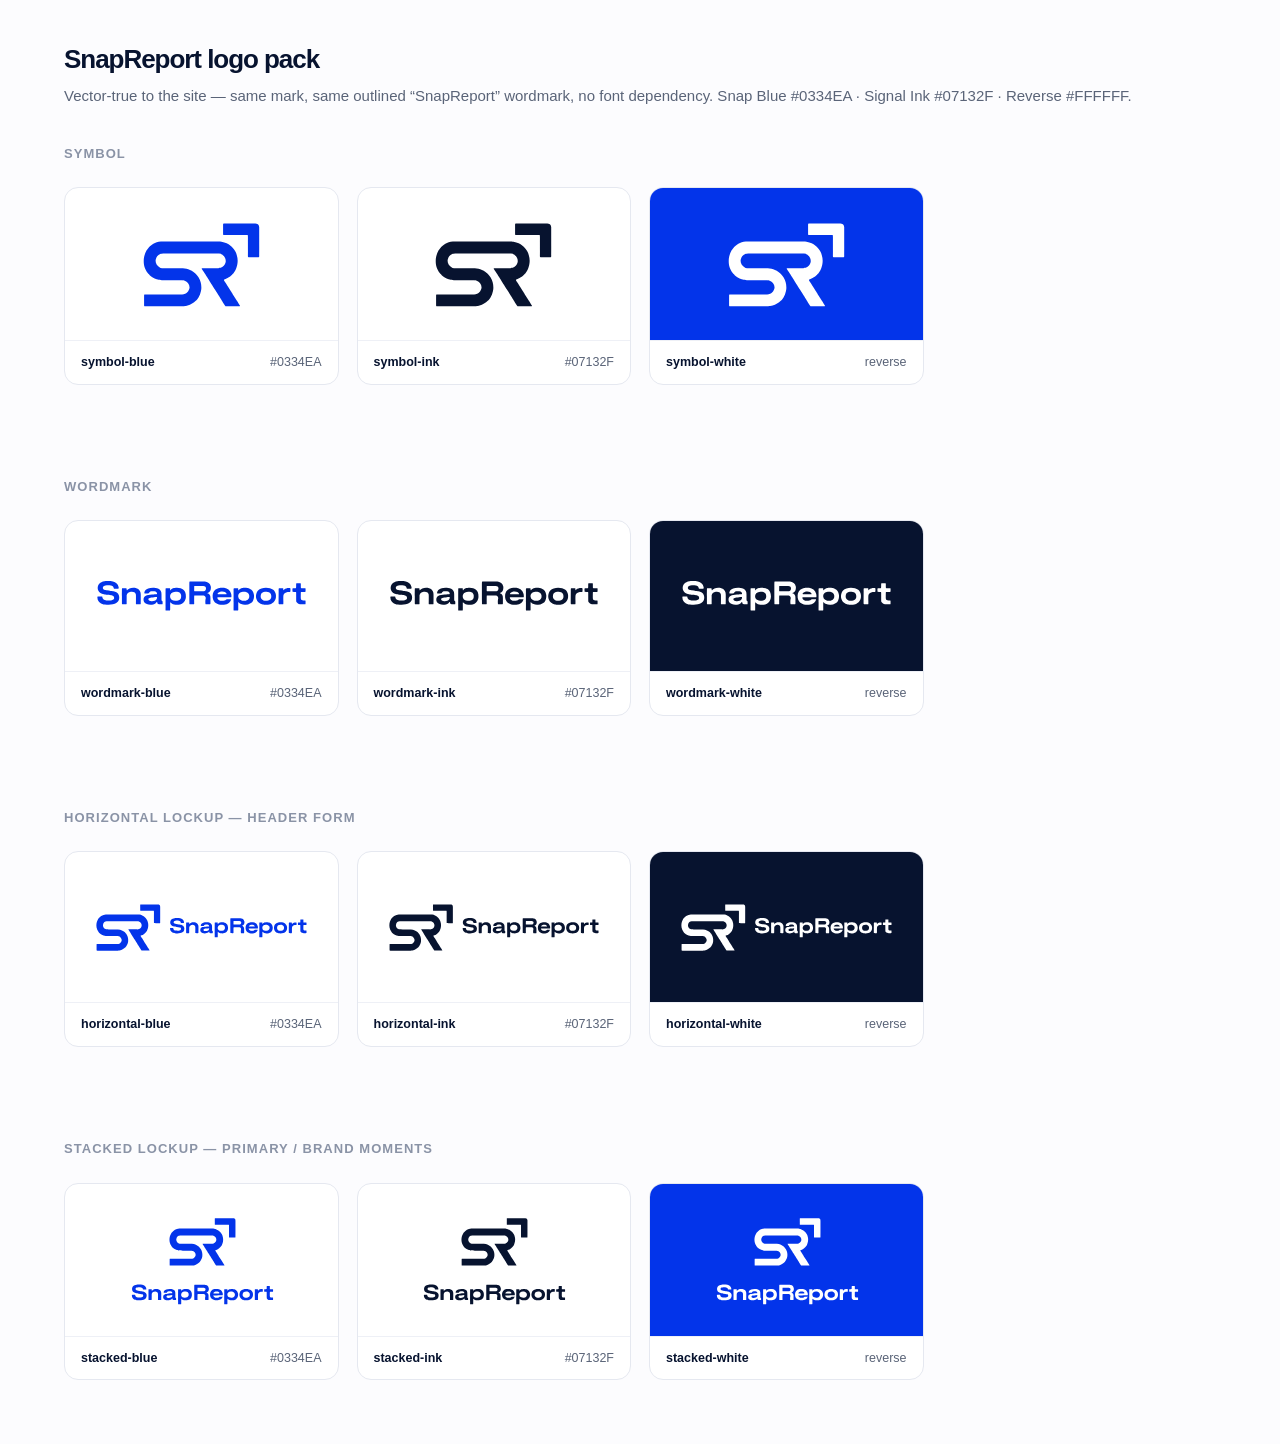
<file: logos/snapreport/preview.html>
<!doctype html>
<html lang="en">
<head>
<meta charset="utf-8">
<meta name="viewport" content="width=device-width, initial-scale=1">
<title>SnapReport logo pack</title>
<style>
  :root { --blue:#0334EA; --ink:#07132F; --paper:#FCFCFE; }
  * { box-sizing:border-box; }
  body { margin:0; font:15px/1.5 -apple-system,Segoe UI,Roboto,sans-serif; color:var(--ink); background:var(--paper); }
  header { padding:40px clamp(20px,5vw,64px) 8px; }
  h1 { margin:0; font-weight:900; letter-spacing:-.04em; font-size:26px; }
  header p { margin:6px 0 0; color:#5a6478; }
  .grid { display:grid; grid-template-columns:repeat(auto-fill,minmax(240px,1fr)); gap:18px; padding:24px clamp(20px,5vw,64px) 64px; }
  figure { margin:0; border:1px solid #e5e8f0; border-radius:14px; overflow:hidden; background:#fff; }
  .art { display:flex; align-items:center; justify-content:center; padding:28px; min-height:150px; }
  .art--ink { background:var(--ink); }
  .art--blue { background:var(--blue); }
  .art img { max-width:100%; max-height:96px; }
  figcaption { padding:12px 16px; border-top:1px solid #eef0f6; font-size:12.5px; color:#5a6478; display:flex; justify-content:space-between; gap:8px; }
  figcaption b { color:var(--ink); font-weight:600; }
  h2 { margin:28px clamp(20px,5vw,64px) 0; font-size:13px; letter-spacing:.08em; text-transform:uppercase; color:#8a93a6; }
</style>
</head>
<body>
<header>
  <h1>SnapReport logo pack</h1>
  <p>Vector-true to the site — same mark, same outlined “SnapReport” wordmark, no font dependency. Snap Blue #0334EA · Signal Ink #07132F · Reverse #FFFFFF.</p>
</header>

<h2>Symbol</h2>
<div class="grid">
  <figure><div class="art"><img src="symbol/snapreport-symbol-blue.svg" alt=""></div><figcaption><b>symbol-blue</b><span>#0334EA</span></figcaption></figure>
  <figure><div class="art"><img src="symbol/snapreport-symbol-ink.svg" alt=""></div><figcaption><b>symbol-ink</b><span>#07132F</span></figcaption></figure>
  <figure><div class="art art--blue"><img src="symbol/snapreport-symbol-white.svg" alt=""></div><figcaption><b>symbol-white</b><span>reverse</span></figcaption></figure>
</div>

<h2>Wordmark</h2>
<div class="grid">
  <figure><div class="art"><img src="wordmark/snapreport-wordmark-blue.svg" alt=""></div><figcaption><b>wordmark-blue</b><span>#0334EA</span></figcaption></figure>
  <figure><div class="art"><img src="wordmark/snapreport-wordmark-ink.svg" alt=""></div><figcaption><b>wordmark-ink</b><span>#07132F</span></figcaption></figure>
  <figure><div class="art art--ink"><img src="wordmark/snapreport-wordmark-white.svg" alt=""></div><figcaption><b>wordmark-white</b><span>reverse</span></figcaption></figure>
</div>

<h2>Horizontal lockup — header form</h2>
<div class="grid">
  <figure><div class="art"><img src="lockup-horizontal/snapreport-horizontal-blue.svg" alt=""></div><figcaption><b>horizontal-blue</b><span>#0334EA</span></figcaption></figure>
  <figure><div class="art"><img src="lockup-horizontal/snapreport-horizontal-ink.svg" alt=""></div><figcaption><b>horizontal-ink</b><span>#07132F</span></figcaption></figure>
  <figure><div class="art art--ink"><img src="lockup-horizontal/snapreport-horizontal-white.svg" alt=""></div><figcaption><b>horizontal-white</b><span>reverse</span></figcaption></figure>
</div>

<h2>Stacked lockup — primary / brand moments</h2>
<div class="grid">
  <figure><div class="art"><img src="lockup-stacked/snapreport-stacked-blue.svg" alt=""></div><figcaption><b>stacked-blue</b><span>#0334EA</span></figcaption></figure>
  <figure><div class="art"><img src="lockup-stacked/snapreport-stacked-ink.svg" alt=""></div><figcaption><b>stacked-ink</b><span>#07132F</span></figcaption></figure>
  <figure><div class="art art--blue"><img src="lockup-stacked/snapreport-stacked-white.svg" alt=""></div><figcaption><b>stacked-white</b><span>reverse</span></figcaption></figure>
</div>
</body>
</html>
</file>
<file: css/landing.css>
/* SnapReport company landing, independent from the identity standards page */
:root {
  --blue: #0334ea;
  --blue-deep: #0228bc;
  --ink: #07132f;
  --white: #fcfcfe;
  --mist: #e6ebff;
  --orange: #ff5a36;
  --green: #009966;
  --muted: #6c7690;
  --line: rgba(7, 19, 47, 0.15);
  --surface: #f5f7fc;
  --satoshi: "Satoshi", "Arial", sans-serif;
  --mono: "IBM Plex Mono", monospace;
  --page: min(1380px, calc(100vw - 72px));
  --ease: cubic-bezier(0.2, 0.75, 0.25, 1);
}

* { box-sizing: border-box; }

html {
  scroll-behavior: smooth;
  scroll-padding-top: 88px;
}

body {
  margin: 0;
  overflow-x: hidden;
  color: var(--ink);
  background: var(--white);
  font-family: var(--satoshi);
  font-size: 16px;
  line-height: 1.55;
  -webkit-font-smoothing: antialiased;
}

body.menu-open { overflow: hidden; }

::selection { color: var(--white); background: var(--orange); }

img, svg { display: block; max-width: 100%; }

a { color: inherit; text-decoration: none; }

button, a { -webkit-tap-highlight-color: transparent; }

button, input { font: inherit; }

button { color: inherit; }

:focus-visible { outline: 3px solid var(--orange); outline-offset: 4px; }

.skip-link {
  position: fixed;
  z-index: 1000;
  top: 12px;
  left: 12px;
  padding: 12px 16px;
  color: var(--white);
  background: var(--ink);
  font: 600 12px/1 var(--mono);
  transform: translateY(-150%);
  transition: transform 160ms ease;
}

.skip-link:focus { transform: translateY(0); }

.svg-defs {
  position: absolute;
  width: 0;
  height: 0;
  overflow: hidden;
}

.page-progress {
  position: fixed;
  z-index: 1001;
  top: 0;
  left: 0;
  width: 100%;
  height: 3px;
  pointer-events: none;
  background: var(--orange);
  transform: scaleX(0);
  transform-origin: 0 50%;
}

.site-header {
  position: fixed;
  z-index: 100;
  top: 0;
  left: 0;
  right: 0;
  height: 74px;
  display: grid;
  grid-template-columns: 1fr auto 1fr;
  align-items: center;
  padding: 0 28px;
  color: var(--white);
  border-bottom: 1px solid rgba(255, 255, 255, 0.22);
  transition: color 250ms ease, background 250ms ease, box-shadow 250ms ease, border-color 250ms ease;
}

.site-header.is-scrolled,
.site-header.menu-visible {
  color: var(--ink);
  background: rgba(252, 252, 254, 0.95);
  border-color: var(--line);
  box-shadow: 0 14px 36px rgba(7, 19, 47, 0.08);
  backdrop-filter: blur(16px);
}

.site-brand {
  width: max-content;
  display: inline-flex;
  align-items: center;
  gap: 9px;
}

.site-brand__mark { width: 37px; height: 28px; flex: 0 0 auto; object-fit: contain; filter: brightness(0) invert(1); }
.site-brand__name { font-size: 18px; font-weight: 900; line-height: 1; letter-spacing: -.05em; }
.site-header.is-scrolled .site-brand__mark,
.site-header.menu-visible .site-brand__mark,
.footer-brand .site-brand__mark { filter: none; }

.site-nav {
  display: flex;
  align-items: center;
  gap: 29px;
  font: 500 12px/1 var(--mono);
  letter-spacing: 0.02em;
}

.site-nav a,
.header-contact { transition: opacity 160ms ease; }
.site-nav a:hover,
.header-contact:hover { opacity: 0.58; }

.header-contact {
  justify-self: end;
  display: inline-flex;
  align-items: center;
  gap: 12px;
  font: 600 12px/1 var(--mono);
}

.header-contact > span[aria-hidden="true"],
.site-footer a span { color: var(--orange); font-size: 17px; }

.menu-toggle {
  display: none;
  justify-self: end;
  align-items: center;
  gap: 12px;
  padding: 0;
  border: 0;
  background: transparent;
  font: 600 11px/1 var(--mono);
  text-transform: uppercase;
}

.menu-toggle i,
.menu-toggle i::before {
  display: block;
  width: 21px;
  height: 2px;
  content: "";
  background: currentColor;
  transition: transform 180ms ease;
}

.menu-toggle i::before { transform: translateY(6px); }
.menu-toggle[aria-expanded="true"] i { transform: translateY(3px) rotate(45deg); }
.menu-toggle[aria-expanded="true"] i::before { transform: rotate(-90deg); }

.hero {
  position: relative;
  min-height: 900px;
  height: 100svh;
  overflow: hidden;
  display: grid;
  grid-template-rows: 1fr auto;
  color: var(--white);
  background: var(--blue);
}

.signal-current {
  position: absolute;
  inset: 0;
  pointer-events: none;
  background-image: url("../assets/snapreport-signal-pattern.svg");
  background-size: 256px 144px;
  opacity: .82;
  animation: signal-current 24s linear infinite;
}

@keyframes signal-current { to { background-position: 256px 0; } }

.hero::before {
  position: absolute;
  inset: 74px 0 0;
  content: "";
  pointer-events: none;
  background-image: linear-gradient(rgba(255,255,255,.08) 1px, transparent 1px), linear-gradient(90deg, rgba(255,255,255,.08) 1px, transparent 1px);
  background-size: 96px 96px;
  mask-image: linear-gradient(to right, rgba(0,0,0,.85), transparent 67%);
}

.hero::after {
  position: absolute;
  z-index: 1;
  inset: 0;
  content: "";
  pointer-events: none;
  background: radial-gradient(circle at 72% 42%, transparent 0, transparent 17%, rgba(0, 22, 125, 0.18) 58%, rgba(0, 18, 101, 0.26) 100%);
}

.hero-watermark {
  position: absolute;
  z-index: 1;
  left: -7vw;
  bottom: -10%;
  width: clamp(520px, 64vw, 1100px);
  height: auto;
  overflow: visible;
  pointer-events: none;
  opacity: .075;
  user-select: none;
}

.hero-watermark use { filter: brightness(0) invert(1); }

.hero-copy {
  position: relative;
  z-index: 4;
  align-self: center;
  width: min(700px, 47vw);
  margin-left: max(36px, calc((100vw - 1380px) / 2));
  padding-top: 92px;
}

.eyebrow {
  margin: 0 0 26px;
  color: var(--blue);
  font: 600 11px/1.3 var(--mono);
  letter-spacing: .09em;
  text-transform: uppercase;
}

.eyebrow::before {
  display: inline-block;
  width: 25px;
  height: 2px;
  margin-right: 11px;
  content: "";
  vertical-align: 3px;
  background: currentColor;
}

.eyebrow--reverse { color: var(--white); }

.hero h1 {
  max-width: 720px;
  margin: 0;
  font-size: clamp(60px, 6.25vw, 108px);
  font-weight: 900;
  line-height: .88;
  letter-spacing: -.074em;
  text-wrap: balance;
}

.hero h1 em,
.company-statement h2 em,
.webinar-copy h2 em {
  position: relative;
  color: var(--blue);
  font-style: normal;
  -webkit-text-stroke: 2px var(--white);
  text-shadow: 5px 5px 0 var(--orange);
}

.hero-lede {
  max-width: 635px;
  margin: 35px 0 0;
  color: rgba(255,255,255,.8);
  font-size: 19px;
  line-height: 1.55;
  letter-spacing: -.015em;
}

.hero-actions {
  display: flex;
  align-items: center;
  gap: 32px;
  margin-top: 38px;
}

.button {
  min-height: 52px;
  display: inline-flex;
  align-items: center;
  justify-content: center;
  gap: 28px;
  padding: 0 22px;
  font: 600 12px/1 var(--mono);
  transition: color 180ms ease, background 180ms ease, transform 180ms ease;
}

.button:hover { transform: translateY(-3px); }
.button--light { color: var(--blue); background: var(--white); }
.button--light:hover { color: var(--white); background: var(--orange); }

.text-link {
  display: inline-flex;
  gap: 11px;
  align-items: center;
  padding: 9px 0;
  border-bottom: 1px solid rgba(255,255,255,.5);
  font: 500 12px/1 var(--mono);
}

.text-link span { font-size: 17px; }

.hero-products {
  position: absolute;
  z-index: 3;
  top: 19%;
  right: -4.5vw;
  width: min(48vw, 830px);
  height: 66%;
}

.hero-product {
  position: absolute;
  margin: 0;
  overflow: hidden;
  color: var(--ink);
  background: var(--white);
  box-shadow: 0 32px 85px rgba(0, 14, 83, .42);
}

.hero-product img {
  width: 100%;
  height: 100%;
  object-fit: cover;
  object-position: top left;
}

.hero-product--myqa {
  z-index: 2;
  top: 0;
  right: 7%;
  width: 76%;
  aspect-ratio: 1.6;
  transform: rotate(1.5deg);
}

.hero-product--laern {
  z-index: 3;
  left: 0;
  bottom: 0;
  width: 73%;
  aspect-ratio: 1.62;
  transform: rotate(-2.5deg);
}

.browser-bar {
  height: 27px;
  display: flex;
  align-items: center;
  gap: 5px;
  padding: 0 9px;
  border-bottom: 1px solid #e5e8ef;
  background: #f7f8fb;
}

.browser-bar span {
  width: 6px;
  height: 6px;
  border-radius: 50%;
  background: #c9cfda;
}

.browser-bar small {
  margin-left: 7px;
  color: #7f899e;
  font: 500 7px/1 var(--mono);
}

.hero-product > img { height: calc(100% - 74px); }

.hero-product figcaption {
  position: absolute;
  left: 0;
  right: 0;
  bottom: 0;
  min-height: 47px;
  display: flex;
  align-items: center;
  justify-content: space-between;
  padding: 0 13px;
  border-top: 1px solid #e5e8ef;
  background: var(--white);
}

.hero-product figcaption strong { font-size: 12px; }
.hero-product figcaption span { color: var(--muted); font: 500 7px/1 var(--mono); text-transform: uppercase; }

.capture-frame {
  position: absolute;
  z-index: 5;
  inset: 5% 1% 5% 7%;
  pointer-events: none;
}

.capture-frame i {
  position: absolute;
  width: 22px;
  height: 22px;
  border-color: var(--orange);
  border-style: solid;
}

.capture-frame i:nth-child(1) { top: 0; left: 0; border-width: 3px 0 0 3px; }
.capture-frame i:nth-child(2) { top: 0; right: 0; border-width: 3px 3px 0 0; }
.capture-frame i:nth-child(3) { right: 0; bottom: 0; border-width: 0 3px 3px 0; }
.capture-frame i:nth-child(4) { bottom: 0; left: 0; border-width: 0 0 3px 3px; }

.hero-foot {
  position: relative;
  z-index: 4;
  height: 58px;
  display: grid;
  grid-template-columns: repeat(3, 1fr);
  align-items: center;
  border-top: 1px solid rgba(255,255,255,.25);
  font: 500 9px/1 var(--mono);
  letter-spacing: .08em;
  text-transform: uppercase;
}

.hero-foot span { padding-left: 28px; }
.hero-foot span + span { border-left: 1px solid rgba(255,255,255,.25); }

.section-index {
  grid-column: 1 / -1;
  display: flex;
  justify-content: space-between;
  padding-bottom: 18px;
  border-bottom: 1px solid var(--line);
  color: var(--muted);
  font: 500 10px/1 var(--mono);
  letter-spacing: .07em;
  text-transform: uppercase;
}

.section-index--reverse {
  color: rgba(255,255,255,.62);
  border-color: rgba(255,255,255,.25);
}

.company-section {
  width: var(--page);
  display: grid;
  grid-template-columns: minmax(0, 1.18fr) minmax(320px, .82fr);
  gap: 80px 9vw;
  margin: 0 auto;
  padding: 125px 0 136px;
}

.company-statement h2,
.capabilities-heading h2,
.team-heading h2,
.contact-copy h2 {
  margin: 0;
  font-size: clamp(54px, 6.3vw, 104px);
  font-weight: 900;
  line-height: .91;
  letter-spacing: -.065em;
}

.company-statement h2 em {
  color: var(--white);
  -webkit-text-stroke-color: var(--blue);
  text-shadow: 5px 5px 0 var(--mist);
}

.company-detail {
  align-self: end;
  max-width: 570px;
  padding-bottom: 8px;
}

.company-detail p { margin: 0; color: var(--muted); font-size: 17px; }
.company-detail .company-lead { margin-bottom: 25px; color: var(--ink); font-size: 25px; font-weight: 700; line-height: 1.3; letter-spacing: -.025em; }

.company-principles {
  grid-column: 1 / -1;
  display: grid;
  grid-template-columns: repeat(3, 1fr);
  border-top: 1px solid var(--line);
  border-bottom: 1px solid var(--line);
}

.company-principles article { min-height: 230px; padding: 26px 28px 30px 0; }
.company-principles article + article { padding-left: 28px; border-left: 1px solid var(--line); }
.company-principles span { display: block; margin-bottom: 48px; color: var(--blue); font: 600 10px/1 var(--mono); }
.company-principles strong { display: block; margin-bottom: 10px; font-size: 21px; letter-spacing: -.025em; }
.company-principles p { max-width: 310px; margin: 0; color: var(--muted); font-size: 14px; }

.products-section {
  overflow: hidden;
  display: flex;
  flex-direction: column;
  padding: 28px 0 0;
  color: var(--white);
  background-color: var(--ink);
  background-image: url("../assets/snapreport-signal-pattern.svg");
  background-size: 256px 144px;
  animation: signal-current 24s linear infinite;
}

.products-section > .section-index { width: var(--page); margin: 0 auto; padding-top: 14px; }
.products-section > .section-index { order: 0; }
.product-case--laern { order: 1; }
.product-case--agrobot { order: 2; }
.product-case--myqa { order: 3; }

.product-case {
  position: relative;
  width: var(--page);
  min-height: 880px;
  display: grid;
  grid-template-columns: minmax(320px, .7fr) minmax(0, 1.3fr);
  gap: 7vw;
  align-items: center;
  margin: 0 auto;
  padding: 115px 0 128px;
}

.product-case + .product-case { border-top: 1px solid rgba(255,255,255,.2); }

.product-case::before {
  display: none;
}

.product-case--laern::before { left: -30vw; right: auto; }

.product-copy { position: relative; z-index: 2; }

.product-number { margin-bottom: 45px; color: rgba(255,255,255,.52); font: 500 10px/1 var(--mono); letter-spacing: .08em; text-transform: uppercase; }

.product-logo {
  object-fit: contain;
  object-position: left center;
}

.product-logo--myqa {
  width: 270px;
  height: 62px;
}

.product-logo--laern {
  width: 220px;
  height: 78px;
}

.product-logo--agrobot {
  width: max-content;
  height: auto;
  display: inline-flex;
  align-items: center;
  gap: 12px;
  color: var(--white);
  font-size: 49px;
  font-weight: 900;
  line-height: .9;
  letter-spacing: -.075em;
}

.product-logo--agrobot img { width: 48px; height: 48px; }
.product-logo--agrobot span { color: var(--white); }

.product-tagline { margin: 16px 0 39px; color: rgba(255,255,255,.54); font: 500 10px/1.4 var(--mono); text-transform: uppercase; }

.product-copy h2 {
  max-width: 520px;
  margin: 0 0 25px;
  font-size: clamp(42px, 4.1vw, 68px);
  font-weight: 900;
  line-height: .98;
  letter-spacing: -.058em;
}

.product-description { max-width: 520px; margin: 0; color: rgba(255,255,255,.7); font-size: 17px; }

.product-facts { margin: 40px 0 37px; padding: 0; list-style: none; }
.product-facts li { display: grid; grid-template-columns: 76px 1fr; gap: 16px; padding: 14px 0; border-top: 1px solid rgba(255,255,255,.17); color: rgba(255,255,255,.68); font-size: 13px; }
.product-facts li:last-child { border-bottom: 1px solid rgba(255,255,255,.17); }
.product-facts span { color: var(--white); font: 600 10px/1.7 var(--mono); text-transform: uppercase; }

.case-actions { display: flex; flex-wrap: wrap; gap: 22px; }
.case-link { display: inline-flex; align-items: center; gap: 15px; padding-bottom: 8px; border-bottom: 1px solid currentColor; color: var(--white); font: 600 11px/1 var(--mono); transition: color 160ms ease, transform 160ms ease; }
.case-link span { color: var(--orange); font-size: 17px; }
.case-link:hover { color: var(--orange); transform: translateX(3px); }
.case-link:hover span { color: var(--white); }

.product-gallery {
  position: relative;
  z-index: 2;
  min-width: 0;
  padding: 11px;
  color: var(--ink);
  background: var(--white);
  box-shadow: 0 40px 90px rgba(0,0,0,.32);
  transform: rotate(.45deg);
}

.product-case--laern .product-gallery { transform: rotate(-.45deg); }

.gallery-cue { min-height: 42px; display: flex; align-items: center; justify-content: space-between; gap: 16px; padding: 0 10px; border-bottom: 1px solid var(--line); color: var(--blue); font: 600 8px/1 var(--mono); letter-spacing: .06em; text-transform: uppercase; }
.gallery-cue > span { display: inline-flex; align-items: center; gap: 8px; }
.gallery-cue > span i { width: 7px; height: 7px; display: block; border-radius: 50%; background: currentColor; box-shadow: 0 0 0 4px rgba(3,52,234,.12); animation: gallery-pulse 1.7s ease-in-out infinite; }
.gallery-autoplay { display: inline-flex; align-items: center; gap: 6px; padding: 6px 0; border: 0; color: var(--ink); background: transparent; cursor: pointer; font: inherit; letter-spacing: inherit; text-transform: inherit; }
.gallery-autoplay span { font-size: 11px; }
.gallery-autoplay:hover { color: var(--orange); }
.gallery-autoplay[aria-pressed="false"] { color: var(--muted); }
@keyframes gallery-pulse { 50% { transform: scale(.72); opacity: .45; } }

.gallery-toolbar {
  min-height: 54px;
  display: flex;
  align-items: center;
  justify-content: space-between;
  gap: 20px;
  padding: 0 10px;
  border-bottom: 1px solid var(--line);
}

.gallery-toolbar [role="tablist"] { display: flex; align-items: center; gap: 5px; }

.gallery-toolbar button {
  padding: 8px 11px;
  border: 0;
  color: var(--muted);
  background: transparent;
  cursor: pointer;
  font: 600 9px/1 var(--mono);
  transition: color 160ms ease, background 160ms ease;
}

.gallery-toolbar button:hover { color: var(--ink); }
.gallery-toolbar button.is-active { color: var(--white); background: var(--blue); }
.product-case--myqa .gallery-toolbar button.is-active { background: var(--green); }
.product-case--laern .gallery-toolbar button.is-active { background: var(--blue); }
.gallery-toolbar > span { flex: none; color: var(--muted); font: 500 8px/1 var(--mono); }

.product-gallery figure { margin: 11px 0 0; overflow: hidden; background: #eff2f8; }
.product-gallery figure img { width: 100%; aspect-ratio: 1.6; object-fit: cover; object-position: top center; transition: opacity 130ms ease, transform 450ms var(--ease); }
.product-case--myqa .product-gallery figure img { aspect-ratio: 1250 / 585; object-fit: contain; }
.product-case--laern .product-gallery figure img { aspect-ratio: 1853 / 868; object-fit: contain; }
.product-gallery.is-changing figure img { opacity: .22; transform: scale(.99); }
.product-gallery figcaption { min-height: 53px; display: flex; align-items: center; justify-content: space-between; gap: 25px; padding: 0 12px; background: var(--white); }
.product-gallery figcaption span:first-child { flex: none; color: var(--ink); font: 600 9px/1 var(--mono); text-transform: uppercase; }
.product-gallery figcaption span:last-child { max-width: 360px; color: var(--muted); font-size: 11px; text-align: right; }

.product-gallery--agrobot { padding: 0; overflow: hidden; background: #f2faf6; transform: rotate(-.35deg); }
.agrobot-preview { min-height: 475px; display: grid; grid-template-rows: 52px 1fr; overflow: hidden; color: #073c30; background: #fcfefd; }
.agrobot-preview__bar { display: flex; align-items: center; justify-content: space-between; gap: 20px; padding: 0 18px; border-bottom: 1px solid rgba(7,60,48,.15); background: #f2faf6; }
.agrobot-preview__bar > span { display: inline-flex; align-items: center; gap: 8px; font-size: 13px; font-weight: 900; letter-spacing: -.03em; }
.agrobot-preview__bar img { width: 25px; height: 25px; }
.agrobot-preview__bar small { display: inline-flex; align-items: center; gap: 7px; color: #009966; font: 600 8px/1 var(--mono); letter-spacing: .05em; text-transform: uppercase; }
.agrobot-preview__bar small i { width: 6px; height: 6px; border-radius: 50%; background: #c7f36b; box-shadow: 0 0 0 4px rgba(199,243,107,.22); }
.agrobot-preview__body { min-height: 0; display: grid; grid-template-columns: minmax(0,1fr) 175px; }
.agrobot-preview__main { min-width: 0; display: grid; align-content: center; gap: 17px; padding: 26px; }
.agrobot-preview__question { margin-left: 14%; padding: 13px 15px; border-radius: 8px 8px 2px 8px; color: #fcfefd; background: #009966; }
.agrobot-preview__question span,
.agrobot-preview__answer span,
.agrobot-preview__context > span { display: block; margin-bottom: 6px; opacity: .67; font: 600 7px/1 var(--mono); letter-spacing: .06em; text-transform: uppercase; }
.agrobot-preview__question strong { display: block; font-size: 11px; line-height: 1.35; letter-spacing: 0; }
.agrobot-preview__answer { padding: 17px; border: 1px solid rgba(7,60,48,.15); border-left: 3px solid #c7f36b; background: #fcfefd; box-shadow: 0 14px 34px rgba(7,60,48,.08); }
.agrobot-preview__answer > div:first-child { display: flex; align-items: center; gap: 10px; }
.agrobot-preview__answer img { width: 31px; height: 31px; flex: none; }
.agrobot-preview__answer p { margin: 0; }
.agrobot-preview__answer > div p { display: grid; gap: 1px; }
.agrobot-preview__answer > div strong { font-size: 16px; line-height: 1.1; letter-spacing: -.025em; }
.agrobot-preview__answer > p { margin: 14px 0; color: #607b70; font-size: 10px; line-height: 1.5; }
.agrobot-preview__answer dl { display: grid; grid-template-columns: 1fr 1fr; margin: 0; border-top: 1px solid rgba(7,60,48,.15); }
.agrobot-preview__answer dl div { min-width: 0; padding: 11px 9px 0 0; }
.agrobot-preview__answer dl div + div { padding-left: 9px; border-left: 1px solid rgba(7,60,48,.15); }
.agrobot-preview__answer dt { color: #607b70; font: 500 7px/1.2 var(--mono); text-transform: uppercase; }
.agrobot-preview__answer dd { margin: 5px 0 0; font-size: 10px; font-weight: 700; }
.agrobot-preview__context { position: relative; padding: 25px 18px; border-left: 1px solid rgba(7,60,48,.15); background: #f2faf6; }
.agrobot-preview__context > span { color: #009966; opacity: 1; }
.agrobot-preview__context > strong { display: block; font-size: 14px; line-height: 1.15; }
.agrobot-preview__context ul { margin: 27px 0 0; padding: 0; list-style: none; }
.agrobot-preview__context li { position: relative; padding: 11px 0 11px 12px; border-top: 1px solid rgba(7,60,48,.15); color: #607b70; font-size: 9px; line-height: 1.35; }
.agrobot-preview__context li::before { position: absolute; top: 16px; left: 0; width: 5px; height: 5px; border-radius: 50%; content: ""; background: #c7f36b; }
.agrobot-preview__context > small { position: absolute; right: 18px; bottom: 22px; left: 18px; color: #8ca097; font: 500 7px/1.5 var(--mono); text-transform: uppercase; }

.capabilities-section {
  width: var(--page);
  display: grid;
  grid-template-columns: .8fr 1.2fr;
  gap: 80px 9vw;
  margin: 0 auto;
  padding: 125px 0 140px;
}

.capabilities-heading { grid-column: 1 / -1; }
.capabilities-heading h2 { max-width: 1050px; }

.capability-grid {
  grid-column: 1 / -1;
  display: grid;
  grid-template-columns: repeat(2, 1fr);
  border-top: 1px solid var(--line);
  border-left: 1px solid var(--line);
}

.capability-grid article { min-height: 310px; padding: 30px 44px 40px; border-right: 1px solid var(--line); border-bottom: 1px solid var(--line); }
.capability-grid span { display: block; color: var(--blue); font: 900 clamp(25px, 2.45vw, 38px)/.94 var(--satoshi); letter-spacing: -.055em; text-transform: uppercase; }
.capability-grid h3 { max-width: 410px; margin: 26px 0 18px; font-size: 20px; line-height: 1.15; letter-spacing: -.03em; }
.capability-grid p { max-width: 470px; margin: 0; color: var(--muted); font-size: 15px; }

.capability-stack {
  display: flex;
  flex-wrap: wrap;
  gap: 7px;
  margin: 28px 0 0;
  padding: 0;
  list-style: none;
}

.capability-stack li {
  padding: 7px 9px;
  color: var(--ink);
  border: 1px solid var(--line);
  background: var(--surface);
  font: 600 8px/1 var(--mono);
  letter-spacing: .03em;
  text-transform: uppercase;
}

.capabilities-foot {
  grid-column: 1 / -1;
  display: grid;
  grid-template-columns: 150px 1fr;
  align-items: start;
  padding: 29px 0;
  border-top: 3px solid var(--ink);
  border-bottom: 1px solid var(--line);
}

.capabilities-foot > span { color: var(--blue); font: 600 10px/1.6 var(--mono); text-transform: uppercase; }
.capabilities-foot p { margin: 0; font-size: 19px; font-weight: 700; line-height: 1.4; letter-spacing: -.02em; }

.team-section {
  position: relative;
  overflow: hidden;
  padding: 30px max(36px, calc((100vw - 1380px) / 2)) 120px;
  color: var(--white);
  background: var(--blue);
}

.team-section .signal-current { opacity: .68; }
.team-section > *:not(.signal-current) { position: relative; z-index: 2; }

.team-heading {
  display: grid;
  grid-template-columns: 1fr .68fr;
  gap: 10vw;
  align-items: end;
  margin: 100px 0 80px;
}

.team-heading h2 { font-size: clamp(62px, 7vw, 116px); }
.team-heading > p { max-width: 520px; margin: 0 0 8px; color: rgba(255,255,255,.73); font-size: 19px; }

.team-grid {
  display: grid;
  grid-template-columns: repeat(3, 1fr);
  border-top: 1px solid rgba(255,255,255,.28);
  border-left: 1px solid rgba(255,255,255,.28);
}

.team-grid article,
.team-note { min-height: 275px; padding: 28px; border-right: 1px solid rgba(255,255,255,.28); border-bottom: 1px solid rgba(255,255,255,.28); }

.team-grid article { display: grid; grid-template-columns: 110px 1fr; grid-template-rows: 1fr auto; gap: 0 26px; }

.team-monogram {
  grid-row: 1 / 3;
  width: 110px;
  height: 110px;
  display: grid;
  place-items: center;
  color: var(--blue);
  background: var(--white);
  font-size: 54px;
  font-weight: 900;
  line-height: 1;
  letter-spacing: -.06em;
}

.team-monogram--orange { color: var(--white); background: var(--orange); }

.team-photo {
  grid-row: 1 / 3;
  width: 110px;
  height: 110px;
  object-fit: cover;
  object-position: 50% 35%;
  border: 1px solid rgba(255,255,255,.42);
  filter: grayscale(1) contrast(1.06);
  transition: filter 240ms ease;
}

.team-grid article:hover .team-photo { filter: grayscale(0) contrast(1); }
.team-grid article span,
.team-note span { color: rgba(255,255,255,.55); font: 500 9px/1 var(--mono); letter-spacing: .08em; text-transform: uppercase; }
.team-grid h3 { margin: 9px 0 1px; font-size: 32px; line-height: 1; letter-spacing: -.045em; }
.team-grid article p { margin: 0; color: rgba(255,255,255,.67); font-size: 13px; }
.team-grid article a { align-self: end; width: max-content; padding-bottom: 5px; border-bottom: 1px solid rgba(255,255,255,.5); font: 600 10px/1 var(--mono); }
.team-grid article a span { margin-left: 8px; color: var(--orange); font-size: 15px; }

.team-note { min-height: 180px; display: flex; flex-direction: column; justify-content: space-between; background: rgba(0,20,120,.17); }
.team-note p { max-width: 600px; margin: 0; font-size: 26px; font-weight: 700; line-height: 1.12; letter-spacing: -.035em; }

.contact-section {
  position: relative;
  min-height: 710px;
  overflow: hidden;
  display: grid;
  grid-template-columns: 1.1fr .9fr;
  grid-template-rows: 1fr auto;
  gap: 9vw;
  align-items: center;
  padding: 100px max(36px, calc((100vw - 1380px) / 2)) 0;
  color: var(--white);
  background: var(--ink);
}

.signal-current--contact { opacity: .08; }
.contact-section::before { position: absolute; top: -170px; right: 6vw; width: 590px; height: 590px; content: ""; border: 1px solid rgba(255,255,255,.15); border-radius: 50%; }
.contact-section::after { position: absolute; right: 22vw; bottom: -350px; width: 670px; height: 670px; content: ""; border: 1px solid rgba(255,255,255,.1); border-radius: 50%; }
.contact-section > *:not(.signal-current) { position: relative; z-index: 2; }

.contact-copy h2 { max-width: 760px; font-size: clamp(58px, 7vw, 118px); }
.contact-copy > p:last-child { max-width: 570px; margin: 31px 0 0; color: rgba(255,255,255,.67); font-size: 18px; }

.contact-card { align-self: center; padding: 36px; color: var(--ink); background: var(--white); box-shadow: 14px 14px 0 var(--orange); transform: rotate(1deg); }
.contact-card__eyebrow { display: block; color: var(--blue); font: 600 10px/1 var(--mono); text-transform: uppercase; }
.contact-form { margin-top: 27px; }
.contact-form label { display: block; margin-top: 16px; color: var(--ink); font: 600 9px/1 var(--mono); letter-spacing: .04em; text-transform: uppercase; }
.contact-form label span { color: var(--muted); }
.contact-form__row { display: grid; grid-template-columns: 1fr 1fr; gap: 15px; }
.contact-form__row label { margin-top: 0; }
.contact-form input,
.contact-form textarea { width: 100%; margin-top: 8px; padding: 10px 0; border: 0; border-bottom: 1px solid var(--line); border-radius: 0; outline: 0; color: var(--ink); background: transparent; font: 500 14px/1.35 var(--satoshi); transition: border-color 160ms ease; }
.contact-form textarea { min-height: 82px; resize: vertical; }
.contact-form input:focus,
.contact-form textarea:focus { border-color: var(--blue); }
.contact-form__submit { width: 100%; min-height: 48px; display: flex; align-items: center; justify-content: space-between; margin-top: 24px; padding: 0 15px; border: 0; color: var(--white); background: var(--blue); cursor: pointer; font: 600 10px/1 var(--mono); letter-spacing: .04em; text-transform: uppercase; transition: background 160ms ease, transform 160ms ease; }
.contact-form__submit:hover { background: var(--ink); transform: translateY(-2px); }
.contact-form__submit span { color: var(--white); font-size: 17px; }
.contact-form__status { min-height: 16px; margin: 9px 0 0; color: var(--muted); font: 500 9px/1.4 var(--mono); }
.contact-email { margin: 22px 0 0; color: var(--muted); font-size: 13px; }
.contact-email a { color: var(--blue); font-weight: 700; }
.contact-email a:hover { color: var(--orange); }
.contact-card__meta { display: flex; justify-content: space-between; gap: 20px; margin-top: 26px; padding-top: 17px; border-top: 1px solid var(--line); color: var(--muted); font: 500 8px/1.4 var(--mono); text-transform: uppercase; }

.contact-footer { grid-column: 1 / -1; min-height: 67px; display: flex; align-items: center; justify-content: space-between; border-top: 1px solid rgba(255,255,255,.22); color: rgba(255,255,255,.54); font: 500 9px/1 var(--mono); text-transform: uppercase; }

.site-footer {
  min-height: 185px;
  display: grid;
  grid-template-columns: 1fr auto 1fr;
  align-items: center;
  gap: 60px;
  padding: 38px max(36px, calc((100vw - 1380px) / 2));
  background: var(--white);
}

.footer-brand { display: inline-flex; align-items: center; gap: 9px; width: max-content; }
.footer-brand .site-brand__name { color: var(--blue); }
.site-footer nav { display: flex; gap: 25px; font: 600 10px/1 var(--mono); }
.site-footer > div { justify-self: end; display: flex; gap: 24px; color: var(--muted); font: 500 9px/1 var(--mono); }
.site-footer a:hover { color: var(--blue); }

[data-reveal] {
  opacity: 0;
  transform: translateY(24px);
  transition: opacity 700ms var(--ease), transform 700ms var(--ease);
}

[data-reveal].is-visible { opacity: 1; transform: translateY(0); }

@media (max-width: 1180px) {
  :root { --page: calc(100vw - 56px); }

  .hero { min-height: 840px; }
  .hero-copy { width: 52vw; margin-left: 28px; }
  .hero-products { right: -9vw; width: 52vw; }
  .hero h1 { font-size: clamp(56px, 7.3vw, 86px); }
  .hero-lede { font-size: 17px; }

  .company-section { gap: 70px 6vw; }
  .product-case { gap: 5vw; }
  .product-copy h2 { font-size: 49px; }
  .gallery-toolbar { align-items: flex-start; flex-direction: column; padding: 10px; }
  .gallery-toolbar > span { display: none; }
  .product-gallery figcaption span:last-child { display: none; }

  .team-section,
  .contact-section,
  .site-footer { padding-left: 28px; padding-right: 28px; }
  .team-grid { grid-template-columns: 1fr 1fr; }
  .team-note { grid-column: 1 / -1; min-height: 180px; }
  .team-note p { max-width: 500px; }
}

@media (max-width: 900px) {
  :root { --page: calc(100vw - 40px); }

  .site-header { grid-template-columns: 1fr auto; height: 66px; padding: 0 20px; }
  .site-nav {
    position: fixed;
    top: 66px;
    left: 0;
    right: 0;
    height: calc(100svh - 66px);
    display: flex;
    flex-direction: column;
    align-items: flex-start;
    gap: 0;
    padding: 36px 20px;
    color: var(--ink);
    background: var(--white);
    opacity: 0;
    visibility: hidden;
    transform: translateY(-10px);
    transition: opacity 180ms ease, visibility 180ms ease, transform 180ms ease;
  }
  .site-nav.is-open { opacity: 1; visibility: visible; transform: translateY(0); }
  .site-nav a { width: 100%; padding: 21px 0; border-bottom: 1px solid var(--line); font-size: 18px; }
  .menu-toggle { display: inline-flex; }
  .header-contact { display: none; }

  .hero { min-height: 1040px; height: auto; padding-top: 66px; }
  .hero-copy { align-self: start; width: auto; margin: 0; padding: 74px 20px 0; }
  .hero h1 { max-width: 680px; font-size: clamp(58px, 11.8vw, 92px); }
  .hero-lede { max-width: 660px; }
  .hero-products { position: relative; top: auto; right: auto; width: calc(100% - 40px); height: 430px; margin: 80px 20px 30px; }
  .hero-product--myqa { right: 0; width: 72%; }
  .hero-product--laern { width: 69%; }
  .hero-foot { margin-top: 10px; }
  .hero-watermark { display: none; }

  .company-section,
  .capabilities-section { grid-template-columns: 1fr; gap: 60px; padding: 100px 0; }
  .company-statement,
  .company-detail { grid-column: 1; }
  .company-detail { max-width: 650px; }
  .company-principles { grid-template-columns: 1fr; }
  .company-principles article { min-height: auto; padding: 25px 0 28px; }
  .company-principles article + article { padding-left: 0; border-top: 1px solid var(--line); border-left: 0; }
  .company-principles span { margin-bottom: 26px; }

  .product-case { grid-template-columns: 1fr; gap: 70px; min-height: 0; padding: 95px 0 110px; }
  .product-copy { max-width: 680px; }
  .product-copy h2 { max-width: 650px; font-size: clamp(45px, 7vw, 64px); }
  .product-gallery { width: 100%; }

  .capabilities-heading { grid-column: 1; }
  .capability-grid { grid-template-columns: 1fr; }
  .capability-grid article { min-height: 265px; }
  .capability-grid h3 { margin-top: 24px; }

  .team-heading { grid-template-columns: 1fr; gap: 45px; }
  .team-heading > p { max-width: 630px; }

  .contact-section { grid-template-columns: 1fr; grid-template-rows: auto auto auto; gap: 70px; padding-top: 110px; }
  .contact-copy { max-width: 760px; }
  .contact-card { width: min(620px, calc(100% - 14px)); }
  .contact-footer { grid-column: 1; }

  .site-footer { grid-template-columns: 1fr 1fr; }
  .site-footer nav { justify-self: end; }
  .site-footer > div { grid-column: 1 / -1; justify-self: start; }
}

@media (max-width: 620px) {
  :root { --page: calc(100vw - 32px); }

  .hero { min-height: 920px; }
  .hero-copy { padding: 61px 16px 0; }
  .hero h1 { font-size: clamp(51px, 16vw, 75px); line-height: .89; }
  .hero h1 em { -webkit-text-stroke-width: 1px; text-shadow: 3px 3px 0 var(--orange); }
  .hero-lede { margin-top: 27px; font-size: 16px; }
  .hero-actions { align-items: flex-start; flex-direction: column; gap: 13px; margin-top: 30px; }
  .hero-products { width: calc(100% - 16px); height: 330px; margin: 59px 0 28px 16px; }
  .hero-product--myqa { width: 85%; }
  .hero-product--laern { width: 82%; }
  .browser-bar { height: 21px; }
  .hero-product > img { height: calc(100% - 57px); }
  .hero-product figcaption { min-height: 36px; padding: 0 9px; }
  .hero-product figcaption span { display: none; }
  .capture-frame { inset: 2% 1% 2% 3%; }
  .hero-foot { height: auto; grid-template-columns: 1fr; }
  .hero-foot span { min-height: 40px; display: flex; align-items: center; padding-left: 16px; border-top: 1px solid rgba(255,255,255,.18); }
  .hero-foot span + span { border-left: 0; }

  .section-index { align-items: flex-start; gap: 20px; }
  .section-index span:last-child { max-width: 145px; text-align: right; }

  .company-section,
  .capabilities-section { gap: 48px; padding: 80px 0 90px; }
  .company-statement h2,
  .capabilities-heading h2,
  .team-heading h2,
  .contact-copy h2 { font-size: clamp(49px, 14vw, 71px); }
  .company-statement h2 em { -webkit-text-stroke-width: 1px; text-shadow: 3px 3px 0 var(--mist); }
  .company-detail .company-lead { font-size: 22px; }

  .products-section { padding-top: 16px; }
  .product-case { gap: 52px; padding: 75px 0 86px; }
  .product-number { margin-bottom: 34px; }
  .product-logo--myqa { width: 220px; height: 51px; }
  .product-logo--laern { width: 190px; height: 67px; }
  .product-logo--agrobot { font-size: 42px; }
  .product-logo--agrobot img { width: 42px; height: 42px; }
  .product-copy h2 { font-size: 42px; }
  .product-description { font-size: 15px; }
  .product-facts li { grid-template-columns: 66px 1fr; }
  .product-gallery { padding: 6px; transform: none; }
  .product-case--laern .product-gallery { transform: none; }
  .gallery-cue { min-height: 39px; padding: 0 3px; font-size: 7px; }
  .gallery-toolbar { min-height: 49px; overflow-x: auto; flex-direction: row; padding: 7px 3px; }
  .gallery-toolbar [role="tablist"] { flex: none; }
  .gallery-toolbar button { padding: 8px; font-size: 8px; }
  .product-gallery figure { margin-top: 6px; }
  .product-gallery figure img { aspect-ratio: 1.32; }
  .product-gallery figcaption { min-height: 42px; }
  .agrobot-preview { min-height: 455px; }
  .agrobot-preview__body { grid-template-columns: 1fr; }
  .agrobot-preview__main { padding: 22px 18px; }
  .agrobot-preview__context { display: none; }

  .capability-grid article { min-height: 255px; padding: 25px 25px 30px; }
  .capability-grid h3 { margin-top: 22px; font-size: 19px; }
  .capabilities-foot { grid-template-columns: 1fr; gap: 18px; }
  .capabilities-foot p { font-size: 17px; }

  .team-section { padding: 24px 16px 80px; }
  .team-heading { margin: 75px 0 55px; }
  .team-heading > p { font-size: 16px; }
  .team-grid { grid-template-columns: 1fr; }
  .team-grid article { min-height: 250px; grid-template-columns: 82px 1fr; padding: 20px; }
  .team-monogram,
  .team-photo { width: 82px; height: 82px; }
  .team-monogram { font-size: 42px; }
  .team-grid h3 { font-size: 28px; }
  .team-note { grid-column: 1; min-height: 160px; padding: 21px; }
  .team-note p { font-size: 23px; }

  .contact-section { gap: 53px; min-height: 0; padding: 88px 16px 0; }
  .contact-copy > p:last-child { font-size: 16px; }
  .contact-card { padding: 25px 21px; box-shadow: 8px 8px 0 var(--orange); transform: none; }
  .contact-card__meta { flex-direction: column; }
  .contact-footer { min-height: 62px; }

  .site-footer { grid-template-columns: 1fr; gap: 28px; min-height: 240px; padding: 42px 16px; }
  .site-footer nav,
  .site-footer > div { justify-self: start; }
  .site-footer nav { flex-wrap: wrap; }
  .site-footer > div { grid-column: 1; }
}

@media (prefers-reduced-motion: reduce) {
  html { scroll-behavior: auto; }
  *, *::before, *::after { animation-duration: .01ms !important; animation-iteration-count: 1 !important; transition-duration: .01ms !important; }
  [data-reveal] { opacity: 1; transform: none; }
}

/* ==========================================================================
   Webinar live-input section (#ai-input)
   ========================================================================== */
[hidden] { display: none !important; }

.webinar-section {
  width: var(--page);
  display: grid;
  grid-template-columns: 1fr minmax(360px, 540px);
  gap: 70px 8vw;
  margin: 0 auto;
  padding: 125px 0 140px;
}

.webinar-lang {
  display: inline-flex;
  margin: 0 0 24px;
  border: 1px solid var(--line);
  border-radius: 8px;
  overflow: hidden;
  background: var(--surface);
}

.webinar-lang button {
  min-width: 48px;
  padding: 10px 12px;
  border: 0;
  color: var(--muted);
  background: transparent;
  cursor: pointer;
  font: 700 12px/1 var(--satoshi);
  transition: color 140ms ease, background 140ms ease;
}

.webinar-lang button + button { border-left: 1px solid var(--line); }

.webinar-lang button.is-active { color: var(--blue); background: var(--mist); }

.webinar-copy h2 {
  max-width: 560px;
  margin: 0;
  font-size: clamp(42px, 3.5vw, 58px);
  font-weight: 900;
  line-height: .95;
  letter-spacing: -.045em;
  text-wrap: balance;
}

.webinar-lede {
  max-width: 520px;
  margin: 28px 0 0;
  color: var(--ink);
  font-size: 17px;
  line-height: 1.55;
}

.webinar-card {
  align-self: start;
  padding: 34px;
  border: 1px solid var(--line);
  border-radius: 18px;
  background: var(--white);
  box-shadow: 0 24px 60px rgba(7, 19, 47, .08);
}

.webinar-card__eyebrow {
  display: block;
  color: var(--blue);
  font: 700 12px/1.3 var(--satoshi);
}

.webinar-form { margin-top: 22px; }

.webinar-form > label {
  display: block;
  margin-top: 18px;
  color: var(--ink);
  font: 600 14px/1.35 var(--satoshi);
}

.webinar-form > label span { color: var(--muted); text-transform: none; letter-spacing: 0; }

.webinar-form__row {
  display: grid;
  grid-template-columns: 1fr 1fr;
  gap: 15px;
  margin-top: 16px;
}

.webinar-form__row > label {
  display: block;
  color: var(--ink);
  font: 600 14px/1.35 var(--satoshi);
}

.webinar-form__row > label span { color: var(--muted); text-transform: none; letter-spacing: 0; }

.webinar-form input[type="text"],
.webinar-form input[type="email"],
.webinar-form input[type="tel"],
.webinar-form select,
.webinar-form textarea {
  width: 100%;
  margin-top: 8px;
  padding: 12px 14px;
  border: 1px solid var(--line);
  border-radius: 9px;
  outline: 0;
  color: var(--ink);
  background: var(--surface);
  font: 500 15px/1.45 var(--satoshi);
  transition: border-color 160ms ease, box-shadow 160ms ease, background 160ms ease;
}

.webinar-form select { cursor: pointer; }

.webinar-form textarea { min-height: 88px; resize: vertical; }

.webinar-form input::placeholder,
.webinar-form textarea::placeholder { color: var(--muted); opacity: .8; }

.webinar-form input:focus,
.webinar-form select:focus,
.webinar-form textarea:focus {
  border-color: var(--blue);
  background: var(--white);
  box-shadow: 0 0 0 3px rgba(3, 52, 234, .12);
}

.webinar-fieldset { margin: 24px 0 0; padding: 0; border: 0; }

.webinar-fieldset legend {
  display: block;
  padding: 0;
  color: var(--ink);
  font: 700 16px/1.4 var(--satoshi);
}

.chip-group { display: flex; flex-wrap: wrap; gap: 9px; margin-top: 12px; }

.chip { position: relative; }

.chip input {
  position: absolute;
  width: 1px;
  height: 1px;
  opacity: 0;
  pointer-events: none;
}

.chip span {
  display: inline-flex;
  align-items: center;
  gap: 9px;
  min-height: 44px;
  padding: 9px 13px;
  border: 1px solid var(--line);
  border-radius: 9px;
  color: var(--ink);
  background: var(--white);
  cursor: pointer;
  font: 500 14px/1.35 var(--satoshi);
  transition: color 140ms ease, background 140ms ease, border-color 140ms ease, box-shadow 140ms ease;
}

.chip span::before {
  width: 16px;
  height: 16px;
  flex: 0 0 16px;
  border: 1.5px solid #aab4c8;
  border-radius: 4px;
  background: var(--white);
  content: "";
  transition: border-color 140ms ease, background 140ms ease, box-shadow 140ms ease;
}

.chip input[type="radio"] + span::before { border-radius: 50%; }

.chip:hover span { border-color: #8da1df; background: #f8f9ff; }

.chip input:checked + span {
  border-color: var(--blue);
  color: var(--ink);
  background: var(--mist);
  box-shadow: inset 0 0 0 1px rgba(3, 52, 234, .12);
  font-weight: 700;
}

.chip input:checked + span::before {
  border-color: var(--blue);
  background: var(--blue);
  box-shadow: inset 0 0 0 3px var(--mist);
}

.chip input:focus-visible + span { outline: 3px solid var(--orange); outline-offset: 3px; }

.webinar-consent {
  display: flex;
  gap: 11px;
  margin-top: 24px;
  cursor: pointer;
  color: var(--ink);
  font: 500 12px/1.5 var(--satoshi);
}

.webinar-consent input {
  width: 15px;
  height: 15px;
  margin: 2px 0 0;
  accent-color: var(--blue);
  flex: 0 0 auto;
}

.hp-field {
  position: absolute;
  left: -9999px;
  width: 1px;
  height: 1px;
  overflow: hidden;
}

.webinar-form__submit {
  width: 100%;
  min-height: 52px;
  display: flex;
  align-items: center;
  justify-content: space-between;
  margin-top: 24px;
  padding: 0 18px;
  border: 0;
  border-radius: 9px;
  color: var(--white);
  background: var(--blue);
  cursor: pointer;
  font: 700 15px/1.2 var(--satoshi);
  transition: background 160ms ease, transform 160ms ease;
}

.webinar-form__submit:hover { background: var(--ink); transform: translateY(-2px); }

.webinar-form__submit span { color: var(--white); }

.webinar-form__submit span[aria-hidden="true"] { font-size: 17px; }

.webinar-form__submit[disabled] { opacity: .65; cursor: default; transform: none; }

.webinar-form__status { min-height: 18px; margin: 10px 0 0; color: var(--muted); font: 500 12px/1.45 var(--satoshi); }

.webinar-form__status.is-error { color: var(--orange); }

.webinar-success { margin-top: 24px; padding: 26px; border: 1px solid var(--line); border-radius: 12px; background: var(--surface); }

.webinar-success strong { display: block; font-size: 20px; font-weight: 900; letter-spacing: -.02em; }

.webinar-success p { margin: 10px 0 0; color: var(--muted); font-size: 13px; }

.webinar-success small {
  display: block;
  margin-top: 14px;
  padding-top: 12px;
  border-top: 1px solid var(--line);
  color: var(--blue);
  font: 600 12px/1.4 var(--satoshi);
}

.webinar-privacy { margin: 14px 0 0; color: var(--muted); font: 500 12px/1.55 var(--satoshi); }

@media (max-width: 1100px) {
  .webinar-section { grid-template-columns: 1fr; gap: 60px; padding: 100px 0 110px; }
  .webinar-card { width: min(620px, 100%); padding: 28px 22px; }
}
</file>
<file: deploy/css/landing.css>
/* SnapReport company landing, independent from the identity standards page */
:root {
  --blue: #0334ea;
  --blue-deep: #0228bc;
  --ink: #07132f;
  --white: #fcfcfe;
  --mist: #e6ebff;
  --orange: #ff5a36;
  --green: #009966;
  --muted: #6c7690;
  --line: rgba(7, 19, 47, 0.15);
  --surface: #f5f7fc;
  --satoshi: "Satoshi", "Arial", sans-serif;
  --mono: "IBM Plex Mono", monospace;
  --page: min(1380px, calc(100vw - 72px));
  --ease: cubic-bezier(0.2, 0.75, 0.25, 1);
}

* { box-sizing: border-box; }

html {
  scroll-behavior: smooth;
  scroll-padding-top: 88px;
}

body {
  margin: 0;
  overflow-x: hidden;
  color: var(--ink);
  background: var(--white);
  font-family: var(--satoshi);
  font-size: 16px;
  line-height: 1.55;
  -webkit-font-smoothing: antialiased;
}

body.menu-open { overflow: hidden; }

::selection { color: var(--white); background: var(--orange); }

img, svg { display: block; max-width: 100%; }

a { color: inherit; text-decoration: none; }

button, a { -webkit-tap-highlight-color: transparent; }

button, input { font: inherit; }

button { color: inherit; }

:focus-visible { outline: 3px solid var(--orange); outline-offset: 4px; }

.skip-link {
  position: fixed;
  z-index: 1000;
  top: 12px;
  left: 12px;
  padding: 12px 16px;
  color: var(--white);
  background: var(--ink);
  font: 600 12px/1 var(--mono);
  transform: translateY(-150%);
  transition: transform 160ms ease;
}

.skip-link:focus { transform: translateY(0); }

.svg-defs {
  position: absolute;
  width: 0;
  height: 0;
  overflow: hidden;
}

.page-progress {
  position: fixed;
  z-index: 1001;
  top: 0;
  left: 0;
  width: 100%;
  height: 3px;
  pointer-events: none;
  background: var(--orange);
  transform: scaleX(0);
  transform-origin: 0 50%;
}

.site-header {
  position: fixed;
  z-index: 100;
  top: 0;
  left: 0;
  right: 0;
  height: 74px;
  display: grid;
  grid-template-columns: 1fr auto 1fr;
  align-items: center;
  padding: 0 28px;
  color: var(--white);
  border-bottom: 1px solid rgba(255, 255, 255, 0.22);
  transition: color 250ms ease, background 250ms ease, box-shadow 250ms ease, border-color 250ms ease;
}

.site-header.is-scrolled,
.site-header.menu-visible {
  color: var(--ink);
  background: rgba(252, 252, 254, 0.95);
  border-color: var(--line);
  box-shadow: 0 14px 36px rgba(7, 19, 47, 0.08);
  backdrop-filter: blur(16px);
}

.site-brand {
  width: max-content;
  display: inline-flex;
  align-items: center;
  gap: 9px;
}

.site-brand__mark { width: 37px; height: 28px; flex: 0 0 auto; object-fit: contain; filter: brightness(0) invert(1); }
.site-brand__name { font-size: 18px; font-weight: 900; line-height: 1; letter-spacing: -.05em; }
.site-header.is-scrolled .site-brand__mark,
.site-header.menu-visible .site-brand__mark,
.footer-brand .site-brand__mark { filter: none; }

.site-nav {
  display: flex;
  align-items: center;
  gap: 29px;
  font: 500 12px/1 var(--mono);
  letter-spacing: 0.02em;
}

.site-nav a,
.header-contact { transition: opacity 160ms ease; }
.site-nav a:hover,
.header-contact:hover { opacity: 0.58; }

.header-contact {
  justify-self: end;
  display: inline-flex;
  align-items: center;
  gap: 12px;
  font: 600 12px/1 var(--mono);
}

.header-contact > span[aria-hidden="true"],
.site-footer a span { color: var(--orange); font-size: 17px; }

.menu-toggle {
  display: none;
  justify-self: end;
  align-items: center;
  gap: 12px;
  padding: 0;
  border: 0;
  background: transparent;
  font: 600 11px/1 var(--mono);
  text-transform: uppercase;
}

.menu-toggle i,
.menu-toggle i::before {
  display: block;
  width: 21px;
  height: 2px;
  content: "";
  background: currentColor;
  transition: transform 180ms ease;
}

.menu-toggle i::before { transform: translateY(6px); }
.menu-toggle[aria-expanded="true"] i { transform: translateY(3px) rotate(45deg); }
.menu-toggle[aria-expanded="true"] i::before { transform: rotate(-90deg); }

.hero {
  position: relative;
  min-height: 900px;
  height: 100svh;
  overflow: hidden;
  display: grid;
  grid-template-rows: 1fr auto;
  color: var(--white);
  background: var(--blue);
}

.signal-current {
  position: absolute;
  inset: 0;
  pointer-events: none;
  background-image: url("../assets/snapreport-signal-pattern.svg");
  background-size: 256px 144px;
  opacity: .82;
  animation: signal-current 24s linear infinite;
}

@keyframes signal-current { to { background-position: 256px 0; } }

.hero::before {
  position: absolute;
  inset: 74px 0 0;
  content: "";
  pointer-events: none;
  background-image: linear-gradient(rgba(255,255,255,.08) 1px, transparent 1px), linear-gradient(90deg, rgba(255,255,255,.08) 1px, transparent 1px);
  background-size: 96px 96px;
  mask-image: linear-gradient(to right, rgba(0,0,0,.85), transparent 67%);
}

.hero::after {
  position: absolute;
  z-index: 1;
  inset: 0;
  content: "";
  pointer-events: none;
  background: radial-gradient(circle at 72% 42%, transparent 0, transparent 17%, rgba(0, 22, 125, 0.18) 58%, rgba(0, 18, 101, 0.26) 100%);
}

.hero-watermark {
  position: absolute;
  z-index: 1;
  left: -7vw;
  bottom: -10%;
  width: clamp(520px, 64vw, 1100px);
  height: auto;
  overflow: visible;
  pointer-events: none;
  opacity: .075;
  user-select: none;
}

.hero-watermark use { filter: brightness(0) invert(1); }

.hero-copy {
  position: relative;
  z-index: 4;
  align-self: center;
  width: min(700px, 47vw);
  margin-left: max(36px, calc((100vw - 1380px) / 2));
  padding-top: 92px;
}

.eyebrow {
  margin: 0 0 26px;
  color: var(--blue);
  font: 600 11px/1.3 var(--mono);
  letter-spacing: .09em;
  text-transform: uppercase;
}

.eyebrow::before {
  display: inline-block;
  width: 25px;
  height: 2px;
  margin-right: 11px;
  content: "";
  vertical-align: 3px;
  background: currentColor;
}

.eyebrow--reverse { color: var(--white); }

.hero h1 {
  max-width: 720px;
  margin: 0;
  font-size: clamp(60px, 6.25vw, 108px);
  font-weight: 900;
  line-height: .88;
  letter-spacing: -.074em;
  text-wrap: balance;
}

.hero h1 em,
.company-statement h2 em,
.webinar-copy h2 em {
  position: relative;
  color: var(--blue);
  font-style: normal;
  -webkit-text-stroke: 2px var(--white);
  text-shadow: 5px 5px 0 var(--orange);
}

.hero-lede {
  max-width: 635px;
  margin: 35px 0 0;
  color: rgba(255,255,255,.8);
  font-size: 19px;
  line-height: 1.55;
  letter-spacing: -.015em;
}

.hero-actions {
  display: flex;
  align-items: center;
  gap: 32px;
  margin-top: 38px;
}

.button {
  min-height: 52px;
  display: inline-flex;
  align-items: center;
  justify-content: center;
  gap: 28px;
  padding: 0 22px;
  font: 600 12px/1 var(--mono);
  transition: color 180ms ease, background 180ms ease, transform 180ms ease;
}

.button:hover { transform: translateY(-3px); }
.button--light { color: var(--blue); background: var(--white); }
.button--light:hover { color: var(--white); background: var(--orange); }

.text-link {
  display: inline-flex;
  gap: 11px;
  align-items: center;
  padding: 9px 0;
  border-bottom: 1px solid rgba(255,255,255,.5);
  font: 500 12px/1 var(--mono);
}

.text-link span { font-size: 17px; }

.hero-products {
  position: absolute;
  z-index: 3;
  top: 19%;
  right: -4.5vw;
  width: min(48vw, 830px);
  height: 66%;
}

.hero-product {
  position: absolute;
  margin: 0;
  overflow: hidden;
  color: var(--ink);
  background: var(--white);
  box-shadow: 0 32px 85px rgba(0, 14, 83, .42);
}

.hero-product img {
  width: 100%;
  height: 100%;
  object-fit: cover;
  object-position: top left;
}

.hero-product--myqa {
  z-index: 2;
  top: 0;
  right: 7%;
  width: 76%;
  aspect-ratio: 1.6;
  transform: rotate(1.5deg);
}

.hero-product--laern {
  z-index: 3;
  left: 0;
  bottom: 0;
  width: 73%;
  aspect-ratio: 1.62;
  transform: rotate(-2.5deg);
}

.browser-bar {
  height: 27px;
  display: flex;
  align-items: center;
  gap: 5px;
  padding: 0 9px;
  border-bottom: 1px solid #e5e8ef;
  background: #f7f8fb;
}

.browser-bar span {
  width: 6px;
  height: 6px;
  border-radius: 50%;
  background: #c9cfda;
}

.browser-bar small {
  margin-left: 7px;
  color: #7f899e;
  font: 500 7px/1 var(--mono);
}

.hero-product > img { height: calc(100% - 74px); }

.hero-product figcaption {
  position: absolute;
  left: 0;
  right: 0;
  bottom: 0;
  min-height: 47px;
  display: flex;
  align-items: center;
  justify-content: space-between;
  padding: 0 13px;
  border-top: 1px solid #e5e8ef;
  background: var(--white);
}

.hero-product figcaption strong { font-size: 12px; }
.hero-product figcaption span { color: var(--muted); font: 500 7px/1 var(--mono); text-transform: uppercase; }

.capture-frame {
  position: absolute;
  z-index: 5;
  inset: 5% 1% 5% 7%;
  pointer-events: none;
}

.capture-frame i {
  position: absolute;
  width: 22px;
  height: 22px;
  border-color: var(--orange);
  border-style: solid;
}

.capture-frame i:nth-child(1) { top: 0; left: 0; border-width: 3px 0 0 3px; }
.capture-frame i:nth-child(2) { top: 0; right: 0; border-width: 3px 3px 0 0; }
.capture-frame i:nth-child(3) { right: 0; bottom: 0; border-width: 0 3px 3px 0; }
.capture-frame i:nth-child(4) { bottom: 0; left: 0; border-width: 0 0 3px 3px; }

.hero-foot {
  position: relative;
  z-index: 4;
  height: 58px;
  display: grid;
  grid-template-columns: repeat(3, 1fr);
  align-items: center;
  border-top: 1px solid rgba(255,255,255,.25);
  font: 500 9px/1 var(--mono);
  letter-spacing: .08em;
  text-transform: uppercase;
}

.hero-foot span { padding-left: 28px; }
.hero-foot span + span { border-left: 1px solid rgba(255,255,255,.25); }

.section-index {
  grid-column: 1 / -1;
  display: flex;
  justify-content: space-between;
  padding-bottom: 18px;
  border-bottom: 1px solid var(--line);
  color: var(--muted);
  font: 500 10px/1 var(--mono);
  letter-spacing: .07em;
  text-transform: uppercase;
}

.section-index--reverse {
  color: rgba(255,255,255,.62);
  border-color: rgba(255,255,255,.25);
}

.company-section {
  width: var(--page);
  display: grid;
  grid-template-columns: minmax(0, 1.18fr) minmax(320px, .82fr);
  gap: 80px 9vw;
  margin: 0 auto;
  padding: 125px 0 136px;
}

.company-statement h2,
.capabilities-heading h2,
.team-heading h2,
.contact-copy h2 {
  margin: 0;
  font-size: clamp(54px, 6.3vw, 104px);
  font-weight: 900;
  line-height: .91;
  letter-spacing: -.065em;
}

.company-statement h2 em {
  color: var(--white);
  -webkit-text-stroke-color: var(--blue);
  text-shadow: 5px 5px 0 var(--mist);
}

.company-detail {
  align-self: end;
  max-width: 570px;
  padding-bottom: 8px;
}

.company-detail p { margin: 0; color: var(--muted); font-size: 17px; }
.company-detail .company-lead { margin-bottom: 25px; color: var(--ink); font-size: 25px; font-weight: 700; line-height: 1.3; letter-spacing: -.025em; }

.company-principles {
  grid-column: 1 / -1;
  display: grid;
  grid-template-columns: repeat(3, 1fr);
  border-top: 1px solid var(--line);
  border-bottom: 1px solid var(--line);
}

.company-principles article { min-height: 230px; padding: 26px 28px 30px 0; }
.company-principles article + article { padding-left: 28px; border-left: 1px solid var(--line); }
.company-principles span { display: block; margin-bottom: 48px; color: var(--blue); font: 600 10px/1 var(--mono); }
.company-principles strong { display: block; margin-bottom: 10px; font-size: 21px; letter-spacing: -.025em; }
.company-principles p { max-width: 310px; margin: 0; color: var(--muted); font-size: 14px; }

.products-section {
  overflow: hidden;
  display: flex;
  flex-direction: column;
  padding: 28px 0 0;
  color: var(--white);
  background-color: var(--ink);
  background-image: url("../assets/snapreport-signal-pattern.svg");
  background-size: 256px 144px;
  animation: signal-current 24s linear infinite;
}

.products-section > .section-index { width: var(--page); margin: 0 auto; padding-top: 14px; }
.products-section > .section-index { order: 0; }
.product-case--laern { order: 1; }
.product-case--agrobot { order: 2; }
.product-case--myqa { order: 3; }

.product-case {
  position: relative;
  width: var(--page);
  min-height: 880px;
  display: grid;
  grid-template-columns: minmax(320px, .7fr) minmax(0, 1.3fr);
  gap: 7vw;
  align-items: center;
  margin: 0 auto;
  padding: 115px 0 128px;
}

.product-case + .product-case { border-top: 1px solid rgba(255,255,255,.2); }

.product-case::before {
  display: none;
}

.product-case--laern::before { left: -30vw; right: auto; }

.product-copy { position: relative; z-index: 2; }

.product-number { margin-bottom: 45px; color: rgba(255,255,255,.52); font: 500 10px/1 var(--mono); letter-spacing: .08em; text-transform: uppercase; }

.product-logo {
  object-fit: contain;
  object-position: left center;
}

.product-logo--myqa {
  width: 270px;
  height: 62px;
}

.product-logo--laern {
  width: 220px;
  height: 78px;
}

.product-logo--agrobot {
  width: max-content;
  height: auto;
  display: inline-flex;
  align-items: center;
  gap: 12px;
  color: var(--white);
  font-size: 49px;
  font-weight: 900;
  line-height: .9;
  letter-spacing: -.075em;
}

.product-logo--agrobot img { width: 48px; height: 48px; }
.product-logo--agrobot span { color: var(--white); }

.product-tagline { margin: 16px 0 39px; color: rgba(255,255,255,.54); font: 500 10px/1.4 var(--mono); text-transform: uppercase; }

.product-copy h2 {
  max-width: 520px;
  margin: 0 0 25px;
  font-size: clamp(42px, 4.1vw, 68px);
  font-weight: 900;
  line-height: .98;
  letter-spacing: -.058em;
}

.product-description { max-width: 520px; margin: 0; color: rgba(255,255,255,.7); font-size: 17px; }

.product-facts { margin: 40px 0 37px; padding: 0; list-style: none; }
.product-facts li { display: grid; grid-template-columns: 76px 1fr; gap: 16px; padding: 14px 0; border-top: 1px solid rgba(255,255,255,.17); color: rgba(255,255,255,.68); font-size: 13px; }
.product-facts li:last-child { border-bottom: 1px solid rgba(255,255,255,.17); }
.product-facts span { color: var(--white); font: 600 10px/1.7 var(--mono); text-transform: uppercase; }

.case-actions { display: flex; flex-wrap: wrap; gap: 22px; }
.case-link { display: inline-flex; align-items: center; gap: 15px; padding-bottom: 8px; border-bottom: 1px solid currentColor; color: var(--white); font: 600 11px/1 var(--mono); transition: color 160ms ease, transform 160ms ease; }
.case-link span { color: var(--orange); font-size: 17px; }
.case-link:hover { color: var(--orange); transform: translateX(3px); }
.case-link:hover span { color: var(--white); }

.product-gallery {
  position: relative;
  z-index: 2;
  min-width: 0;
  padding: 11px;
  color: var(--ink);
  background: var(--white);
  box-shadow: 0 40px 90px rgba(0,0,0,.32);
  transform: rotate(.45deg);
}

.product-case--laern .product-gallery { transform: rotate(-.45deg); }

.gallery-cue { min-height: 42px; display: flex; align-items: center; justify-content: space-between; gap: 16px; padding: 0 10px; border-bottom: 1px solid var(--line); color: var(--blue); font: 600 8px/1 var(--mono); letter-spacing: .06em; text-transform: uppercase; }
.gallery-cue > span { display: inline-flex; align-items: center; gap: 8px; }
.gallery-cue > span i { width: 7px; height: 7px; display: block; border-radius: 50%; background: currentColor; box-shadow: 0 0 0 4px rgba(3,52,234,.12); animation: gallery-pulse 1.7s ease-in-out infinite; }
.gallery-autoplay { display: inline-flex; align-items: center; gap: 6px; padding: 6px 0; border: 0; color: var(--ink); background: transparent; cursor: pointer; font: inherit; letter-spacing: inherit; text-transform: inherit; }
.gallery-autoplay span { font-size: 11px; }
.gallery-autoplay:hover { color: var(--orange); }
.gallery-autoplay[aria-pressed="false"] { color: var(--muted); }
@keyframes gallery-pulse { 50% { transform: scale(.72); opacity: .45; } }

.gallery-toolbar {
  min-height: 54px;
  display: flex;
  align-items: center;
  justify-content: space-between;
  gap: 20px;
  padding: 0 10px;
  border-bottom: 1px solid var(--line);
}

.gallery-toolbar [role="tablist"] { display: flex; align-items: center; gap: 5px; }

.gallery-toolbar button {
  padding: 8px 11px;
  border: 0;
  color: var(--muted);
  background: transparent;
  cursor: pointer;
  font: 600 9px/1 var(--mono);
  transition: color 160ms ease, background 160ms ease;
}

.gallery-toolbar button:hover { color: var(--ink); }
.gallery-toolbar button.is-active { color: var(--white); background: var(--blue); }
.product-case--myqa .gallery-toolbar button.is-active { background: var(--green); }
.product-case--laern .gallery-toolbar button.is-active { background: var(--blue); }
.gallery-toolbar > span { flex: none; color: var(--muted); font: 500 8px/1 var(--mono); }

.product-gallery figure { margin: 11px 0 0; overflow: hidden; background: #eff2f8; }
.product-gallery figure img { width: 100%; aspect-ratio: 1.6; object-fit: cover; object-position: top center; transition: opacity 130ms ease, transform 450ms var(--ease); }
.product-case--myqa .product-gallery figure img { aspect-ratio: 1250 / 585; object-fit: contain; }
.product-case--laern .product-gallery figure img { aspect-ratio: 1853 / 868; object-fit: contain; }
.product-gallery.is-changing figure img { opacity: .22; transform: scale(.99); }
.product-gallery figcaption { min-height: 53px; display: flex; align-items: center; justify-content: space-between; gap: 25px; padding: 0 12px; background: var(--white); }
.product-gallery figcaption span:first-child { flex: none; color: var(--ink); font: 600 9px/1 var(--mono); text-transform: uppercase; }
.product-gallery figcaption span:last-child { max-width: 360px; color: var(--muted); font-size: 11px; text-align: right; }

.product-gallery--agrobot { padding: 0; overflow: hidden; background: #f2faf6; transform: rotate(-.35deg); }
.agrobot-preview { min-height: 475px; display: grid; grid-template-rows: 52px 1fr; overflow: hidden; color: #073c30; background: #fcfefd; }
.agrobot-preview__bar { display: flex; align-items: center; justify-content: space-between; gap: 20px; padding: 0 18px; border-bottom: 1px solid rgba(7,60,48,.15); background: #f2faf6; }
.agrobot-preview__bar > span { display: inline-flex; align-items: center; gap: 8px; font-size: 13px; font-weight: 900; letter-spacing: -.03em; }
.agrobot-preview__bar img { width: 25px; height: 25px; }
.agrobot-preview__bar small { display: inline-flex; align-items: center; gap: 7px; color: #009966; font: 600 8px/1 var(--mono); letter-spacing: .05em; text-transform: uppercase; }
.agrobot-preview__bar small i { width: 6px; height: 6px; border-radius: 50%; background: #c7f36b; box-shadow: 0 0 0 4px rgba(199,243,107,.22); }
.agrobot-preview__body { min-height: 0; display: grid; grid-template-columns: minmax(0,1fr) 175px; }
.agrobot-preview__main { min-width: 0; display: grid; align-content: center; gap: 17px; padding: 26px; }
.agrobot-preview__question { margin-left: 14%; padding: 13px 15px; border-radius: 8px 8px 2px 8px; color: #fcfefd; background: #009966; }
.agrobot-preview__question span,
.agrobot-preview__answer span,
.agrobot-preview__context > span { display: block; margin-bottom: 6px; opacity: .67; font: 600 7px/1 var(--mono); letter-spacing: .06em; text-transform: uppercase; }
.agrobot-preview__question strong { display: block; font-size: 11px; line-height: 1.35; letter-spacing: 0; }
.agrobot-preview__answer { padding: 17px; border: 1px solid rgba(7,60,48,.15); border-left: 3px solid #c7f36b; background: #fcfefd; box-shadow: 0 14px 34px rgba(7,60,48,.08); }
.agrobot-preview__answer > div:first-child { display: flex; align-items: center; gap: 10px; }
.agrobot-preview__answer img { width: 31px; height: 31px; flex: none; }
.agrobot-preview__answer p { margin: 0; }
.agrobot-preview__answer > div p { display: grid; gap: 1px; }
.agrobot-preview__answer > div strong { font-size: 16px; line-height: 1.1; letter-spacing: -.025em; }
.agrobot-preview__answer > p { margin: 14px 0; color: #607b70; font-size: 10px; line-height: 1.5; }
.agrobot-preview__answer dl { display: grid; grid-template-columns: 1fr 1fr; margin: 0; border-top: 1px solid rgba(7,60,48,.15); }
.agrobot-preview__answer dl div { min-width: 0; padding: 11px 9px 0 0; }
.agrobot-preview__answer dl div + div { padding-left: 9px; border-left: 1px solid rgba(7,60,48,.15); }
.agrobot-preview__answer dt { color: #607b70; font: 500 7px/1.2 var(--mono); text-transform: uppercase; }
.agrobot-preview__answer dd { margin: 5px 0 0; font-size: 10px; font-weight: 700; }
.agrobot-preview__context { position: relative; padding: 25px 18px; border-left: 1px solid rgba(7,60,48,.15); background: #f2faf6; }
.agrobot-preview__context > span { color: #009966; opacity: 1; }
.agrobot-preview__context > strong { display: block; font-size: 14px; line-height: 1.15; }
.agrobot-preview__context ul { margin: 27px 0 0; padding: 0; list-style: none; }
.agrobot-preview__context li { position: relative; padding: 11px 0 11px 12px; border-top: 1px solid rgba(7,60,48,.15); color: #607b70; font-size: 9px; line-height: 1.35; }
.agrobot-preview__context li::before { position: absolute; top: 16px; left: 0; width: 5px; height: 5px; border-radius: 50%; content: ""; background: #c7f36b; }
.agrobot-preview__context > small { position: absolute; right: 18px; bottom: 22px; left: 18px; color: #8ca097; font: 500 7px/1.5 var(--mono); text-transform: uppercase; }

.capabilities-section {
  width: var(--page);
  display: grid;
  grid-template-columns: .8fr 1.2fr;
  gap: 80px 9vw;
  margin: 0 auto;
  padding: 125px 0 140px;
}

.capabilities-heading { grid-column: 1 / -1; }
.capabilities-heading h2 { max-width: 1050px; }

.capability-grid {
  grid-column: 1 / -1;
  display: grid;
  grid-template-columns: repeat(2, 1fr);
  border-top: 1px solid var(--line);
  border-left: 1px solid var(--line);
}

.capability-grid article { min-height: 310px; padding: 30px 44px 40px; border-right: 1px solid var(--line); border-bottom: 1px solid var(--line); }
.capability-grid span { display: block; color: var(--blue); font: 900 clamp(25px, 2.45vw, 38px)/.94 var(--satoshi); letter-spacing: -.055em; text-transform: uppercase; }
.capability-grid h3 { max-width: 410px; margin: 26px 0 18px; font-size: 20px; line-height: 1.15; letter-spacing: -.03em; }
.capability-grid p { max-width: 470px; margin: 0; color: var(--muted); font-size: 15px; }

.capability-stack {
  display: flex;
  flex-wrap: wrap;
  gap: 7px;
  margin: 28px 0 0;
  padding: 0;
  list-style: none;
}

.capability-stack li {
  padding: 7px 9px;
  color: var(--ink);
  border: 1px solid var(--line);
  background: var(--surface);
  font: 600 8px/1 var(--mono);
  letter-spacing: .03em;
  text-transform: uppercase;
}

.capabilities-foot {
  grid-column: 1 / -1;
  display: grid;
  grid-template-columns: 150px 1fr;
  align-items: start;
  padding: 29px 0;
  border-top: 3px solid var(--ink);
  border-bottom: 1px solid var(--line);
}

.capabilities-foot > span { color: var(--blue); font: 600 10px/1.6 var(--mono); text-transform: uppercase; }
.capabilities-foot p { margin: 0; font-size: 19px; font-weight: 700; line-height: 1.4; letter-spacing: -.02em; }

.team-section {
  position: relative;
  overflow: hidden;
  padding: 30px max(36px, calc((100vw - 1380px) / 2)) 120px;
  color: var(--white);
  background: var(--blue);
}

.team-section .signal-current { opacity: .68; }
.team-section > *:not(.signal-current) { position: relative; z-index: 2; }

.team-heading {
  display: grid;
  grid-template-columns: 1fr .68fr;
  gap: 10vw;
  align-items: end;
  margin: 100px 0 80px;
}

.team-heading h2 { font-size: clamp(62px, 7vw, 116px); }
.team-heading > p { max-width: 520px; margin: 0 0 8px; color: rgba(255,255,255,.73); font-size: 19px; }

.team-grid {
  display: grid;
  grid-template-columns: repeat(3, 1fr);
  border-top: 1px solid rgba(255,255,255,.28);
  border-left: 1px solid rgba(255,255,255,.28);
}

.team-grid article,
.team-note { min-height: 275px; padding: 28px; border-right: 1px solid rgba(255,255,255,.28); border-bottom: 1px solid rgba(255,255,255,.28); }

.team-grid article { display: grid; grid-template-columns: 110px 1fr; grid-template-rows: 1fr auto; gap: 0 26px; }

.team-monogram {
  grid-row: 1 / 3;
  width: 110px;
  height: 110px;
  display: grid;
  place-items: center;
  color: var(--blue);
  background: var(--white);
  font-size: 54px;
  font-weight: 900;
  line-height: 1;
  letter-spacing: -.06em;
}

.team-monogram--orange { color: var(--white); background: var(--orange); }

.team-photo {
  grid-row: 1 / 3;
  width: 110px;
  height: 110px;
  object-fit: cover;
  object-position: 50% 35%;
  border: 1px solid rgba(255,255,255,.42);
  filter: grayscale(1) contrast(1.06);
  transition: filter 240ms ease;
}

.team-grid article:hover .team-photo { filter: grayscale(0) contrast(1); }
.team-grid article span,
.team-note span { color: rgba(255,255,255,.55); font: 500 9px/1 var(--mono); letter-spacing: .08em; text-transform: uppercase; }
.team-grid h3 { margin: 9px 0 1px; font-size: 32px; line-height: 1; letter-spacing: -.045em; }
.team-grid article p { margin: 0; color: rgba(255,255,255,.67); font-size: 13px; }
.team-grid article a { align-self: end; width: max-content; padding-bottom: 5px; border-bottom: 1px solid rgba(255,255,255,.5); font: 600 10px/1 var(--mono); }
.team-grid article a span { margin-left: 8px; color: var(--orange); font-size: 15px; }

.team-note { min-height: 180px; display: flex; flex-direction: column; justify-content: space-between; background: rgba(0,20,120,.17); }
.team-note p { max-width: 600px; margin: 0; font-size: 26px; font-weight: 700; line-height: 1.12; letter-spacing: -.035em; }

.contact-section {
  position: relative;
  min-height: 710px;
  overflow: hidden;
  display: grid;
  grid-template-columns: 1.1fr .9fr;
  grid-template-rows: 1fr auto;
  gap: 9vw;
  align-items: center;
  padding: 100px max(36px, calc((100vw - 1380px) / 2)) 0;
  color: var(--white);
  background: var(--ink);
}

.signal-current--contact { opacity: .08; }
.contact-section::before { position: absolute; top: -170px; right: 6vw; width: 590px; height: 590px; content: ""; border: 1px solid rgba(255,255,255,.15); border-radius: 50%; }
.contact-section::after { position: absolute; right: 22vw; bottom: -350px; width: 670px; height: 670px; content: ""; border: 1px solid rgba(255,255,255,.1); border-radius: 50%; }
.contact-section > *:not(.signal-current) { position: relative; z-index: 2; }

.contact-copy h2 { max-width: 760px; font-size: clamp(58px, 7vw, 118px); }
.contact-copy > p:last-child { max-width: 570px; margin: 31px 0 0; color: rgba(255,255,255,.67); font-size: 18px; }

.contact-card { align-self: center; padding: 36px; color: var(--ink); background: var(--white); box-shadow: 14px 14px 0 var(--orange); transform: rotate(1deg); }
.contact-card__eyebrow { display: block; color: var(--blue); font: 600 10px/1 var(--mono); text-transform: uppercase; }
.contact-form { margin-top: 27px; }
.contact-form label { display: block; margin-top: 16px; color: var(--ink); font: 600 9px/1 var(--mono); letter-spacing: .04em; text-transform: uppercase; }
.contact-form label span { color: var(--muted); }
.contact-form__row { display: grid; grid-template-columns: 1fr 1fr; gap: 15px; }
.contact-form__row label { margin-top: 0; }
.contact-form input,
.contact-form textarea { width: 100%; margin-top: 8px; padding: 10px 0; border: 0; border-bottom: 1px solid var(--line); border-radius: 0; outline: 0; color: var(--ink); background: transparent; font: 500 14px/1.35 var(--satoshi); transition: border-color 160ms ease; }
.contact-form textarea { min-height: 82px; resize: vertical; }
.contact-form input:focus,
.contact-form textarea:focus { border-color: var(--blue); }
.contact-form__submit { width: 100%; min-height: 48px; display: flex; align-items: center; justify-content: space-between; margin-top: 24px; padding: 0 15px; border: 0; color: var(--white); background: var(--blue); cursor: pointer; font: 600 10px/1 var(--mono); letter-spacing: .04em; text-transform: uppercase; transition: background 160ms ease, transform 160ms ease; }
.contact-form__submit:hover { background: var(--ink); transform: translateY(-2px); }
.contact-form__submit span { color: var(--white); font-size: 17px; }
.contact-form__status { min-height: 16px; margin: 9px 0 0; color: var(--muted); font: 500 9px/1.4 var(--mono); }
.contact-email { margin: 22px 0 0; color: var(--muted); font-size: 13px; }
.contact-email a { color: var(--blue); font-weight: 700; }
.contact-email a:hover { color: var(--orange); }
.contact-card__meta { display: flex; justify-content: space-between; gap: 20px; margin-top: 26px; padding-top: 17px; border-top: 1px solid var(--line); color: var(--muted); font: 500 8px/1.4 var(--mono); text-transform: uppercase; }

.contact-footer { grid-column: 1 / -1; min-height: 67px; display: flex; align-items: center; justify-content: space-between; border-top: 1px solid rgba(255,255,255,.22); color: rgba(255,255,255,.54); font: 500 9px/1 var(--mono); text-transform: uppercase; }

.site-footer {
  min-height: 185px;
  display: grid;
  grid-template-columns: 1fr auto 1fr;
  align-items: center;
  gap: 60px;
  padding: 38px max(36px, calc((100vw - 1380px) / 2));
  background: var(--white);
}

.footer-brand { display: inline-flex; align-items: center; gap: 9px; width: max-content; }
.footer-brand .site-brand__name { color: var(--blue); }
.site-footer nav { display: flex; gap: 25px; font: 600 10px/1 var(--mono); }
.site-footer > div { justify-self: end; display: flex; gap: 24px; color: var(--muted); font: 500 9px/1 var(--mono); }
.site-footer a:hover { color: var(--blue); }

[data-reveal] {
  opacity: 0;
  transform: translateY(24px);
  transition: opacity 700ms var(--ease), transform 700ms var(--ease);
}

[data-reveal].is-visible { opacity: 1; transform: translateY(0); }

@media (max-width: 1180px) {
  :root { --page: calc(100vw - 56px); }

  .hero { min-height: 840px; }
  .hero-copy { width: 52vw; margin-left: 28px; }
  .hero-products { right: -9vw; width: 52vw; }
  .hero h1 { font-size: clamp(56px, 7.3vw, 86px); }
  .hero-lede { font-size: 17px; }

  .company-section { gap: 70px 6vw; }
  .product-case { gap: 5vw; }
  .product-copy h2 { font-size: 49px; }
  .gallery-toolbar { align-items: flex-start; flex-direction: column; padding: 10px; }
  .gallery-toolbar > span { display: none; }
  .product-gallery figcaption span:last-child { display: none; }

  .team-section,
  .contact-section,
  .site-footer { padding-left: 28px; padding-right: 28px; }
  .team-grid { grid-template-columns: 1fr 1fr; }
  .team-note { grid-column: 1 / -1; min-height: 180px; }
  .team-note p { max-width: 500px; }
}

@media (max-width: 900px) {
  :root { --page: calc(100vw - 40px); }

  .site-header { grid-template-columns: 1fr auto; height: 66px; padding: 0 20px; }
  .site-nav {
    position: fixed;
    top: 66px;
    left: 0;
    right: 0;
    height: calc(100svh - 66px);
    display: flex;
    flex-direction: column;
    align-items: flex-start;
    gap: 0;
    padding: 36px 20px;
    color: var(--ink);
    background: var(--white);
    opacity: 0;
    visibility: hidden;
    transform: translateY(-10px);
    transition: opacity 180ms ease, visibility 180ms ease, transform 180ms ease;
  }
  .site-nav.is-open { opacity: 1; visibility: visible; transform: translateY(0); }
  .site-nav a { width: 100%; padding: 21px 0; border-bottom: 1px solid var(--line); font-size: 18px; }
  .menu-toggle { display: inline-flex; }
  .header-contact { display: none; }

  .hero { min-height: 1040px; height: auto; padding-top: 66px; }
  .hero-copy { align-self: start; width: auto; margin: 0; padding: 74px 20px 0; }
  .hero h1 { max-width: 680px; font-size: clamp(58px, 11.8vw, 92px); }
  .hero-lede { max-width: 660px; }
  .hero-products { position: relative; top: auto; right: auto; width: calc(100% - 40px); height: 430px; margin: 80px 20px 30px; }
  .hero-product--myqa { right: 0; width: 72%; }
  .hero-product--laern { width: 69%; }
  .hero-foot { margin-top: 10px; }
  .hero-watermark { display: none; }

  .company-section,
  .capabilities-section { grid-template-columns: 1fr; gap: 60px; padding: 100px 0; }
  .company-statement,
  .company-detail { grid-column: 1; }
  .company-detail { max-width: 650px; }
  .company-principles { grid-template-columns: 1fr; }
  .company-principles article { min-height: auto; padding: 25px 0 28px; }
  .company-principles article + article { padding-left: 0; border-top: 1px solid var(--line); border-left: 0; }
  .company-principles span { margin-bottom: 26px; }

  .product-case { grid-template-columns: 1fr; gap: 70px; min-height: 0; padding: 95px 0 110px; }
  .product-copy { max-width: 680px; }
  .product-copy h2 { max-width: 650px; font-size: clamp(45px, 7vw, 64px); }
  .product-gallery { width: 100%; }

  .capabilities-heading { grid-column: 1; }
  .capability-grid { grid-template-columns: 1fr; }
  .capability-grid article { min-height: 265px; }
  .capability-grid h3 { margin-top: 24px; }

  .team-heading { grid-template-columns: 1fr; gap: 45px; }
  .team-heading > p { max-width: 630px; }

  .contact-section { grid-template-columns: 1fr; grid-template-rows: auto auto auto; gap: 70px; padding-top: 110px; }
  .contact-copy { max-width: 760px; }
  .contact-card { width: min(620px, calc(100% - 14px)); }
  .contact-footer { grid-column: 1; }

  .site-footer { grid-template-columns: 1fr 1fr; }
  .site-footer nav { justify-self: end; }
  .site-footer > div { grid-column: 1 / -1; justify-self: start; }
}

@media (max-width: 620px) {
  :root { --page: calc(100vw - 32px); }

  .hero { min-height: 920px; }
  .hero-copy { padding: 61px 16px 0; }
  .hero h1 { font-size: clamp(51px, 16vw, 75px); line-height: .89; }
  .hero h1 em { -webkit-text-stroke-width: 1px; text-shadow: 3px 3px 0 var(--orange); }
  .hero-lede { margin-top: 27px; font-size: 16px; }
  .hero-actions { align-items: flex-start; flex-direction: column; gap: 13px; margin-top: 30px; }
  .hero-products { width: calc(100% - 16px); height: 330px; margin: 59px 0 28px 16px; }
  .hero-product--myqa { width: 85%; }
  .hero-product--laern { width: 82%; }
  .browser-bar { height: 21px; }
  .hero-product > img { height: calc(100% - 57px); }
  .hero-product figcaption { min-height: 36px; padding: 0 9px; }
  .hero-product figcaption span { display: none; }
  .capture-frame { inset: 2% 1% 2% 3%; }
  .hero-foot { height: auto; grid-template-columns: 1fr; }
  .hero-foot span { min-height: 40px; display: flex; align-items: center; padding-left: 16px; border-top: 1px solid rgba(255,255,255,.18); }
  .hero-foot span + span { border-left: 0; }

  .section-index { align-items: flex-start; gap: 20px; }
  .section-index span:last-child { max-width: 145px; text-align: right; }

  .company-section,
  .capabilities-section { gap: 48px; padding: 80px 0 90px; }
  .company-statement h2,
  .capabilities-heading h2,
  .team-heading h2,
  .contact-copy h2 { font-size: clamp(49px, 14vw, 71px); }
  .company-statement h2 em { -webkit-text-stroke-width: 1px; text-shadow: 3px 3px 0 var(--mist); }
  .company-detail .company-lead { font-size: 22px; }

  .products-section { padding-top: 16px; }
  .product-case { gap: 52px; padding: 75px 0 86px; }
  .product-number { margin-bottom: 34px; }
  .product-logo--myqa { width: 220px; height: 51px; }
  .product-logo--laern { width: 190px; height: 67px; }
  .product-logo--agrobot { font-size: 42px; }
  .product-logo--agrobot img { width: 42px; height: 42px; }
  .product-copy h2 { font-size: 42px; }
  .product-description { font-size: 15px; }
  .product-facts li { grid-template-columns: 66px 1fr; }
  .product-gallery { padding: 6px; transform: none; }
  .product-case--laern .product-gallery { transform: none; }
  .gallery-cue { min-height: 39px; padding: 0 3px; font-size: 7px; }
  .gallery-toolbar { min-height: 49px; overflow-x: auto; flex-direction: row; padding: 7px 3px; }
  .gallery-toolbar [role="tablist"] { flex: none; }
  .gallery-toolbar button { padding: 8px; font-size: 8px; }
  .product-gallery figure { margin-top: 6px; }
  .product-gallery figure img { aspect-ratio: 1.32; }
  .product-gallery figcaption { min-height: 42px; }
  .agrobot-preview { min-height: 455px; }
  .agrobot-preview__body { grid-template-columns: 1fr; }
  .agrobot-preview__main { padding: 22px 18px; }
  .agrobot-preview__context { display: none; }

  .capability-grid article { min-height: 255px; padding: 25px 25px 30px; }
  .capability-grid h3 { margin-top: 22px; font-size: 19px; }
  .capabilities-foot { grid-template-columns: 1fr; gap: 18px; }
  .capabilities-foot p { font-size: 17px; }

  .team-section { padding: 24px 16px 80px; }
  .team-heading { margin: 75px 0 55px; }
  .team-heading > p { font-size: 16px; }
  .team-grid { grid-template-columns: 1fr; }
  .team-grid article { min-height: 250px; grid-template-columns: 82px 1fr; padding: 20px; }
  .team-monogram,
  .team-photo { width: 82px; height: 82px; }
  .team-monogram { font-size: 42px; }
  .team-grid h3 { font-size: 28px; }
  .team-note { grid-column: 1; min-height: 160px; padding: 21px; }
  .team-note p { font-size: 23px; }

  .contact-section { gap: 53px; min-height: 0; padding: 88px 16px 0; }
  .contact-copy > p:last-child { font-size: 16px; }
  .contact-card { padding: 25px 21px; box-shadow: 8px 8px 0 var(--orange); transform: none; }
  .contact-card__meta { flex-direction: column; }
  .contact-footer { min-height: 62px; }

  .site-footer { grid-template-columns: 1fr; gap: 28px; min-height: 240px; padding: 42px 16px; }
  .site-footer nav,
  .site-footer > div { justify-self: start; }
  .site-footer nav { flex-wrap: wrap; }
  .site-footer > div { grid-column: 1; }
}

@media (prefers-reduced-motion: reduce) {
  html { scroll-behavior: auto; }
  *, *::before, *::after { animation-duration: .01ms !important; animation-iteration-count: 1 !important; transition-duration: .01ms !important; }
  [data-reveal] { opacity: 1; transform: none; }
}

/* ==========================================================================
   Webinar live-input section (#ai-input)
   ========================================================================== */
[hidden] { display: none !important; }

.webinar-section {
  width: var(--page);
  display: grid;
  grid-template-columns: 1fr minmax(360px, 540px);
  gap: 70px 8vw;
  margin: 0 auto;
  padding: 125px 0 140px;
}

.webinar-lang {
  display: inline-flex;
  margin: 0 0 24px;
  border: 1px solid var(--line);
  border-radius: 8px;
  overflow: hidden;
  background: var(--surface);
}

.webinar-lang button {
  min-width: 48px;
  padding: 10px 12px;
  border: 0;
  color: var(--muted);
  background: transparent;
  cursor: pointer;
  font: 700 12px/1 var(--satoshi);
  transition: color 140ms ease, background 140ms ease;
}

.webinar-lang button + button { border-left: 1px solid var(--line); }

.webinar-lang button.is-active { color: var(--blue); background: var(--mist); }

.webinar-copy h2 {
  max-width: 560px;
  margin: 0;
  font-size: clamp(42px, 3.5vw, 58px);
  font-weight: 900;
  line-height: .95;
  letter-spacing: -.045em;
  text-wrap: balance;
}

.webinar-lede {
  max-width: 520px;
  margin: 28px 0 0;
  color: var(--ink);
  font-size: 17px;
  line-height: 1.55;
}

.webinar-card {
  align-self: start;
  padding: 34px;
  border: 1px solid var(--line);
  border-radius: 18px;
  background: var(--white);
  box-shadow: 0 24px 60px rgba(7, 19, 47, .08);
}

.webinar-card__eyebrow {
  display: block;
  color: var(--blue);
  font: 700 12px/1.3 var(--satoshi);
}

.webinar-form { margin-top: 22px; }

.webinar-form > label {
  display: block;
  margin-top: 18px;
  color: var(--ink);
  font: 600 14px/1.35 var(--satoshi);
}

.webinar-form > label span { color: var(--muted); text-transform: none; letter-spacing: 0; }

.webinar-form__row {
  display: grid;
  grid-template-columns: 1fr 1fr;
  gap: 15px;
  margin-top: 16px;
}

.webinar-form__row > label {
  display: block;
  color: var(--ink);
  font: 600 14px/1.35 var(--satoshi);
}

.webinar-form__row > label span { color: var(--muted); text-transform: none; letter-spacing: 0; }

.webinar-form input[type="text"],
.webinar-form input[type="email"],
.webinar-form input[type="tel"],
.webinar-form select,
.webinar-form textarea {
  width: 100%;
  margin-top: 8px;
  padding: 12px 14px;
  border: 1px solid var(--line);
  border-radius: 9px;
  outline: 0;
  color: var(--ink);
  background: var(--surface);
  font: 500 15px/1.45 var(--satoshi);
  transition: border-color 160ms ease, box-shadow 160ms ease, background 160ms ease;
}

.webinar-form select { cursor: pointer; }

.webinar-form textarea { min-height: 88px; resize: vertical; }

.webinar-form input::placeholder,
.webinar-form textarea::placeholder { color: var(--muted); opacity: .8; }

.webinar-form input:focus,
.webinar-form select:focus,
.webinar-form textarea:focus {
  border-color: var(--blue);
  background: var(--white);
  box-shadow: 0 0 0 3px rgba(3, 52, 234, .12);
}

.webinar-fieldset { margin: 24px 0 0; padding: 0; border: 0; }

.webinar-fieldset legend {
  display: block;
  padding: 0;
  color: var(--ink);
  font: 700 16px/1.4 var(--satoshi);
}

.chip-group { display: flex; flex-wrap: wrap; gap: 9px; margin-top: 12px; }

.chip { position: relative; }

.chip input {
  position: absolute;
  width: 1px;
  height: 1px;
  opacity: 0;
  pointer-events: none;
}

.chip span {
  display: inline-flex;
  align-items: center;
  gap: 9px;
  min-height: 44px;
  padding: 9px 13px;
  border: 1px solid var(--line);
  border-radius: 9px;
  color: var(--ink);
  background: var(--white);
  cursor: pointer;
  font: 500 14px/1.35 var(--satoshi);
  transition: color 140ms ease, background 140ms ease, border-color 140ms ease, box-shadow 140ms ease;
}

.chip span::before {
  width: 16px;
  height: 16px;
  flex: 0 0 16px;
  border: 1.5px solid #aab4c8;
  border-radius: 4px;
  background: var(--white);
  content: "";
  transition: border-color 140ms ease, background 140ms ease, box-shadow 140ms ease;
}

.chip input[type="radio"] + span::before { border-radius: 50%; }

.chip:hover span { border-color: #8da1df; background: #f8f9ff; }

.chip input:checked + span {
  border-color: var(--blue);
  color: var(--ink);
  background: var(--mist);
  box-shadow: inset 0 0 0 1px rgba(3, 52, 234, .12);
  font-weight: 700;
}

.chip input:checked + span::before {
  border-color: var(--blue);
  background: var(--blue);
  box-shadow: inset 0 0 0 3px var(--mist);
}

.chip input:focus-visible + span { outline: 3px solid var(--orange); outline-offset: 3px; }

.webinar-consent {
  display: flex;
  gap: 11px;
  margin-top: 24px;
  cursor: pointer;
  color: var(--ink);
  font: 500 12px/1.5 var(--satoshi);
}

.webinar-consent input {
  width: 15px;
  height: 15px;
  margin: 2px 0 0;
  accent-color: var(--blue);
  flex: 0 0 auto;
}

.hp-field {
  position: absolute;
  left: -9999px;
  width: 1px;
  height: 1px;
  overflow: hidden;
}

.webinar-form__submit {
  width: 100%;
  min-height: 52px;
  display: flex;
  align-items: center;
  justify-content: space-between;
  margin-top: 24px;
  padding: 0 18px;
  border: 0;
  border-radius: 9px;
  color: var(--white);
  background: var(--blue);
  cursor: pointer;
  font: 700 15px/1.2 var(--satoshi);
  transition: background 160ms ease, transform 160ms ease;
}

.webinar-form__submit:hover { background: var(--ink); transform: translateY(-2px); }

.webinar-form__submit span { color: var(--white); }

.webinar-form__submit span[aria-hidden="true"] { font-size: 17px; }

.webinar-form__submit[disabled] { opacity: .65; cursor: default; transform: none; }

.webinar-form__status { min-height: 18px; margin: 10px 0 0; color: var(--muted); font: 500 12px/1.45 var(--satoshi); }

.webinar-form__status.is-error { color: var(--orange); }

.webinar-success { margin-top: 24px; padding: 26px; border: 1px solid var(--line); border-radius: 12px; background: var(--surface); }

.webinar-success strong { display: block; font-size: 20px; font-weight: 900; letter-spacing: -.02em; }

.webinar-success p { margin: 10px 0 0; color: var(--muted); font-size: 13px; }

.webinar-success small {
  display: block;
  margin-top: 14px;
  padding-top: 12px;
  border-top: 1px solid var(--line);
  color: var(--blue);
  font: 600 12px/1.4 var(--satoshi);
}

.webinar-privacy { margin: 14px 0 0; color: var(--muted); font: 500 12px/1.55 var(--satoshi); }

@media (max-width: 1100px) {
  .webinar-section { grid-template-columns: 1fr; gap: 60px; padding: 100px 0 110px; }
  .webinar-card { width: min(620px, 100%); padding: 28px 22px; }
}
</file>
<file: css/admin-dashboard.css>
:root {
  color-scheme: light;
  --blue: #0334ea;
  --ink: #07132f;
  --muted: #64708a;
  --line: #dce1ec;
  --surface: #f5f7fc;
  --white: #fff;
  --satoshi: "Satoshi", "Segoe UI", Arial, sans-serif;
  --mono: "IBM Plex Mono", Consolas, monospace;
}

* { box-sizing: border-box; }

body {
  min-width: 320px;
  min-height: 100vh;
  display: flex;
  flex-direction: column;
  margin: 0;
  color: var(--ink);
  background: #f7f8fb;
  font: 400 15px/1.55 var(--satoshi);
  -webkit-font-smoothing: antialiased;
}

a { color: inherit; text-decoration: none; }
button, input { font: inherit; }
button, a { -webkit-tap-highlight-color: transparent; }
:focus-visible { outline: 3px solid #ff5a36; outline-offset: 3px; }
[hidden] { display: none !important; }

.skip-link {
  position: fixed;
  z-index: 5;
  top: 12px;
  left: 12px;
  padding: 10px 14px;
  color: var(--white);
  background: var(--ink);
  transform: translateY(-160%);
}

.skip-link:focus { transform: translateY(0); }

.admin-header {
  min-height: 76px;
  display: flex;
  align-items: center;
  justify-content: space-between;
  gap: 20px;
  padding: 0 clamp(20px, 5vw, 72px);
  border-bottom: 1px solid var(--line);
  background: var(--white);
}

.admin-brand { display: inline-flex; align-items: center; gap: 10px; font-size: 19px; font-weight: 900; letter-spacing: -.05em; }
.admin-brand img { width: 35px; height: 28px; object-fit: contain; }
.site-link { color: var(--muted); font-size: 13px; font-weight: 700; }
.site-link:hover { color: var(--blue); }

.admin-main {
  width: min(1240px, calc(100% - 40px));
  flex: 1;
  align-self: center;
  padding: 64px 0 84px;
}

.login-panel {
  width: min(440px, 100%);
  margin: 48px auto;
  padding: clamp(26px, 5vw, 42px);
  border: 1px solid var(--line);
  border-radius: 16px;
  background: var(--white);
  box-shadow: 0 20px 60px rgba(7, 19, 47, .07);
}

.eyebrow { margin: 0 0 12px; color: var(--blue); font: 600 11px/1.4 var(--mono); letter-spacing: .04em; }
h1 { margin: 0; font-size: clamp(31px, 4vw, 44px); font-weight: 900; line-height: 1.05; letter-spacing: -.055em; }
.login-intro { margin: 14px 0 28px; color: var(--muted); }

#loginForm { display: grid; gap: 9px; }
#loginForm label { margin-top: 7px; font-size: 14px; font-weight: 700; }
#loginForm input,
.search-form input {
  width: 100%;
  min-height: 48px;
  padding: 10px 13px;
  border: 1px solid var(--line);
  border-radius: 8px;
  color: var(--ink);
  background: var(--white);
}

#loginForm input:focus,
.search-form input:focus { border-color: var(--blue); outline: 3px solid rgba(3, 52, 234, .12); }
.primary-button, .secondary-button, .quiet-button { min-height: 42px; padding: 9px 15px; border: 0; border-radius: 8px; cursor: pointer; font-weight: 700; }
.primary-button { min-height: 48px; margin-top: 12px; color: var(--white); background: var(--blue); }
.primary-button:hover { background: #0228bc; }
.primary-button:disabled, .secondary-button:disabled, .quiet-button:disabled { opacity: .55; cursor: wait; }
.secondary-button { color: var(--white); background: var(--ink); }
.secondary-button:hover { background: #1d2b4d; }
.quiet-button { border: 1px solid var(--line); color: var(--ink); background: var(--white); }
.quiet-button:hover:not(:disabled) { border-color: #9eadd0; background: var(--surface); }
.privacy-note { margin: 22px 0 0; padding-top: 17px; border-top: 1px solid var(--line); color: var(--muted); font-size: 12px; }
.message { margin: 12px 0 0; color: #a12c1c; font-size: 13px; font-weight: 600; }

.dashboard-heading { display: flex; align-items: flex-end; justify-content: space-between; gap: 24px; margin-bottom: 30px; }
.dashboard-heading .eyebrow { margin-bottom: 9px; }
.signed-in { margin: 10px 0 0; color: var(--muted); font-size: 13px; }
.signed-in span { color: var(--ink); font-weight: 700; }

.results-panel { overflow: hidden; border: 1px solid var(--line); border-radius: 14px; background: var(--white); box-shadow: 0 16px 48px rgba(7, 19, 47, .05); }
.results-toolbar { display: flex; align-items: center; justify-content: space-between; gap: 12px; padding: 18px; border-bottom: 1px solid var(--line); }
.search-form { width: min(590px, 100%); display: flex; gap: 9px; }
.results-meta { min-height: 48px; padding: 10px 18px 0; }
.results-meta p { margin: 0; }
#resultsSummary { color: var(--muted); font-size: 13px; }
.table-wrap { overflow-x: auto; }
table { width: 100%; min-width: 820px; border-collapse: collapse; text-align: left; }
th { padding: 12px 16px; color: var(--muted); background: #fafbfe; font: 500 10px/1.3 var(--mono); letter-spacing: .035em; text-transform: uppercase; }
td { padding: 15px 16px; border-top: 1px solid #edf0f5; vertical-align: top; }
tbody tr:hover { background: #fcfdff; }
.received-date { min-width: 135px; color: var(--muted); font-size: 12px; }
.person-name, .company-name { display: block; font-weight: 700; }
.person-email { display: inline-block; margin-top: 4px; color: var(--blue); font-size: 13px; overflow-wrap: anywhere; }
.interest-list { max-width: 220px; color: var(--muted); font-size: 13px; }
details summary { width: max-content; color: var(--blue); cursor: pointer; font-size: 13px; font-weight: 700; }
details pre { width: min(420px, 70vw); max-height: 320px; overflow: auto; margin: 10px 0 0; padding: 12px; border-radius: 8px; color: var(--ink); background: var(--surface); font: 400 12px/1.55 var(--mono); white-space: pre-wrap; overflow-wrap: anywhere; }
.empty-state { margin: 0; padding: 42px 18px; color: var(--muted); text-align: center; }
.pagination { min-height: 64px; display: flex; align-items: center; justify-content: flex-end; gap: 14px; padding: 10px 18px; border-top: 1px solid var(--line); }
.pagination span { min-width: 90px; color: var(--muted); font-size: 12px; text-align: center; }
.admin-footer { display: flex; justify-content: space-between; gap: 20px; padding: 18px clamp(20px, 5vw, 72px); border-top: 1px solid var(--line); color: var(--muted); font: 400 10px/1.4 var(--mono); }
.sr-only { position: absolute; width: 1px; height: 1px; padding: 0; overflow: hidden; clip: rect(0,0,0,0); white-space: nowrap; border: 0; }

@media (max-width: 650px) {
  .admin-main { width: min(100% - 28px, 1240px); padding: 34px 0 50px; }
  .admin-header { min-height: 64px; padding: 0 16px; }
  .admin-brand { font-size: 17px; }
  .admin-brand img { width: 29px; }
  .dashboard-heading { align-items: flex-start; }
  .results-toolbar { align-items: stretch; flex-wrap: wrap; padding: 13px; }
  .search-form { min-width: 100%; }
  .search-form input { min-width: 0; }
  .results-meta { padding-left: 13px; }
  .admin-footer { flex-direction: column; padding: 16px; }
}

@media (prefers-reduced-motion: reduce) {
  *, *::before, *::after { scroll-behavior: auto !important; transition-duration: .01ms !important; }
}
</file>
<file: css/agrobot-trace.css>
:root {
  --green: #009966;
  --green-deep: #007a52;
  --ink: #073c30;
  --white: #fcfefd;
  --mist: #e2f4ec;
  --paper: #f4f8f6;
  --blue: #315cff;
  --amber: #d88a18;
  --muted: #5f776e;
  --line: rgba(7, 60, 48, 0.16);
  --line-reverse: rgba(252, 254, 253, 0.22);
  --sans: "Satoshi", sans-serif;
  --mono: "IBM Plex Mono", monospace;
  --header: 74px;
  --page-x: max(36px, calc((100vw - 1380px) / 2));
  --ease: cubic-bezier(0.16, 1, 0.3, 1);
}

* { box-sizing: border-box; }
html { scroll-behavior: smooth; scroll-padding-top: var(--header); background: var(--white); }
body { margin: 0; overflow-x: hidden; color: var(--ink); background: var(--white); font-family: var(--sans); font-size: 16px; line-height: 1.55; letter-spacing: 0; -webkit-font-smoothing: antialiased; text-rendering: optimizeLegibility; }
body.menu-open { overflow: hidden; }
img, svg { display: block; max-width: 100%; }
a { color: inherit; text-decoration: none; }
button { color: inherit; font: inherit; }
::selection { color: var(--white); background: var(--blue); }
:focus-visible { outline: 3px solid var(--blue); outline-offset: 4px; }

.skip-link { position: fixed; z-index: 1000; top: 10px; left: 10px; padding: 11px 15px; color: var(--white); background: var(--ink); font: 600 11px/1 var(--mono); transform: translateY(-160%); transition: transform 160ms ease; }
.skip-link:focus { transform: none; }
.reading-progress { position: fixed; z-index: 1001; top: 0; left: 0; width: 100%; height: 3px; pointer-events: none; background: var(--blue); transform: scaleX(0); transform-origin: 0 50%; }

.site-header { position: fixed; z-index: 100; inset: 0 0 auto; height: var(--header); display: grid; grid-template-columns: minmax(270px, 1fr) auto minmax(270px, 1fr); align-items: center; gap: 24px; padding: 0 28px; color: var(--white); border-bottom: 1px solid rgba(255, 255, 255, 0.18); transition: color 240ms ease, background 240ms ease, border-color 240ms ease, box-shadow 240ms ease; }
.site-header.is-scrolled, .site-header.menu-visible { color: var(--ink); border-color: var(--line); background: rgba(252, 254, 253, 0.96); box-shadow: 0 14px 38px rgba(7, 60, 48, 0.08); backdrop-filter: blur(16px); }
.header-brand { width: max-content; display: inline-flex; align-items: center; gap: 11px; }
.header-brand img { width: 31px; height: 31px; object-fit: cover; }
.header-brand span { display: grid; line-height: 1; }
.header-brand strong { font-size: 16px; }
.header-brand small { margin-top: 5px; opacity: 0.58; font: 500 8px/1 var(--mono); text-transform: uppercase; }
.main-nav { display: flex; align-items: center; gap: 26px; font: 500 10px/1 var(--mono); text-transform: uppercase; }
.main-nav a { position: relative; padding: 8px 0; opacity: 0.66; transition: opacity 160ms ease; }
.main-nav a::after { position: absolute; right: 0; bottom: 0; left: 0; height: 1px; content: ""; background: currentColor; transform: scaleX(0); transform-origin: 0 50%; transition: transform 220ms var(--ease); }
.main-nav a:hover, .main-nav a[aria-current="true"] { opacity: 1; }
.main-nav a:hover::after, .main-nav a[aria-current="true"]::after { transform: scaleX(1); }
.header-meta { justify-self: end; display: flex; gap: 22px; opacity: 0.55; font: 500 8px/1 var(--mono); }
.menu-toggle { display: none; }

.eyebrow { margin: 0 0 24px; color: var(--green); font: 600 10px/1.2 var(--mono); text-transform: uppercase; }
.eyebrow::before { display: inline-block; width: 24px; height: 2px; margin-right: 11px; content: ""; vertical-align: 3px; background: currentColor; }
.eyebrow--reverse { color: rgba(252, 254, 253, 0.66); }

.hero { position: relative; min-height: 820px; height: calc(100svh - 32px); display: grid; grid-template-columns: minmax(0, 0.8fr) minmax(570px, 1.2fr); grid-template-rows: 1fr 58px; gap: 40px 6vw; align-items: center; padding: calc(var(--header) + 42px) var(--page-x) 0; overflow: hidden; color: var(--white); background: var(--ink); }
.hero::before { position: absolute; inset: var(--header) 0 58px 52%; content: ""; opacity: 0.15; background-image: linear-gradient(rgba(255, 255, 255, 0.28) 1px, transparent 1px), linear-gradient(90deg, rgba(255, 255, 255, 0.28) 1px, transparent 1px); background-size: 42px 42px; mask-image: linear-gradient(90deg, transparent, black 28%); }
.hero-copy { position: relative; z-index: 2; max-width: 690px; }
.hero h1 { margin: 0; font-size: 104px; font-weight: 900; line-height: 0.86; letter-spacing: 0; }
.hero h1 em { color: var(--white); font-style: normal; text-decoration: underline; text-decoration-color: var(--blue); text-decoration-thickness: 8px; text-underline-offset: 10px; }
.hero-lede { max-width: 600px; margin: 38px 0 0; color: rgba(252, 254, 253, 0.72); font-size: 19px; line-height: 1.55; }
.hero-principles { display: flex; flex-wrap: wrap; gap: 8px; margin-top: 32px; }
.hero-principles span { padding: 9px 11px; border: 1px solid rgba(255, 255, 255, 0.2); font: 500 8px/1 var(--mono); text-transform: uppercase; }

.trace-stage { position: relative; z-index: 3; height: min(660px, 70vh); min-height: 570px; display: grid; grid-template-rows: 52px minmax(0, 1fr) 68px; color: var(--ink); background: var(--white); box-shadow: 0 38px 90px rgba(0, 0, 0, 0.28); }
.stage-toolbar { display: flex; align-items: center; justify-content: space-between; gap: 20px; padding: 0 18px; border-bottom: 1px solid var(--line); font: 500 8px/1 var(--mono); text-transform: uppercase; }
.stage-status { display: inline-flex; align-items: center; gap: 7px; color: var(--blue); }
.stage-status i { width: 6px; height: 6px; border-radius: 50%; background: currentColor; box-shadow: 0 0 0 4px rgba(49, 92, 255, 0.1); }
.stage-body { min-height: 0; display: grid; grid-template-columns: 1.05fr 0.95fr; }
.stage-mark-wrap { position: relative; display: grid; place-items: center; align-content: center; overflow: hidden; border-right: 1px solid var(--line); background-color: var(--paper); background-image: linear-gradient(rgba(7, 60, 48, 0.08) 1px, transparent 1px); background-size: 100% 42px; }
.stage-mark-wrap::before { position: absolute; inset: 12% 10%; content: ""; border: 1px solid rgba(49, 92, 255, 0.16); }
.stage-coordinate { position: absolute; top: 17px; left: 18px; color: var(--muted); font: 500 7px/1 var(--mono); }
.stage-caption { margin-top: 22px; color: var(--muted); font: 500 8px/1 var(--mono); text-transform: uppercase; }
.trace-mark { overflow: visible; color: var(--green); }
.trace-route, .trace-terminal-link, .trace-terminal, .trace-alert-segment { fill: none; stroke: currentColor; stroke-width: 5.5; stroke-linecap: round; stroke-linejoin: round; }
.trace-checkpoint { fill: currentColor; }
.trace-terminal-core { fill: currentColor; opacity: 0; transform-box: fill-box; transform-origin: center; }
.trace-alert-segment { color: var(--amber); opacity: 0; }
.trace-source-pulse { fill: none; stroke: var(--blue); stroke-width: 2; opacity: 0; transform-box: fill-box; transform-origin: center; }
.trace-mark--hero { position: relative; z-index: 2; width: min(58%, 260px); filter: drop-shadow(0 20px 22px rgba(0, 153, 102, 0.12)); }
.stage-evidence { display: grid; grid-template-rows: repeat(4, 1fr); margin: 0; padding: 0; list-style: none; }
.stage-evidence li { position: relative; display: grid; align-content: center; gap: 5px; padding: 16px 20px 16px 52px; border-bottom: 1px solid var(--line); }
.stage-evidence li:last-child { border-bottom: 0; }
.stage-evidence li::before { position: absolute; left: 24px; top: 0; bottom: 0; width: 1px; content: ""; background: var(--line); }
.stage-evidence li::after { position: absolute; left: 19px; top: 50%; width: 11px; height: 11px; content: ""; border: 2px solid var(--green); border-radius: 50%; background: var(--white); transform: translateY(-50%); }
.stage-evidence span { color: var(--blue); font: 600 7px/1 var(--mono); text-transform: uppercase; }
.stage-evidence strong { font-size: 12px; }
.stage-evidence small { color: var(--muted); font: 500 8px/1.2 var(--mono); }
.stage-evidence .is-proof::after { border-color: var(--green); background: var(--green); box-shadow: inset 0 0 0 2px var(--white); }
.state-controls { display: grid; grid-template-columns: repeat(5, 1fr); border-top: 1px solid var(--line); }
.state-controls button { display: flex; align-items: center; justify-content: center; gap: 8px; min-width: 0; padding: 0 8px; border: 0; border-right: 1px solid var(--line); background: var(--white); cursor: pointer; color: var(--muted); font: 600 8px/1 var(--mono); text-transform: uppercase; transition: color 160ms ease, background 160ms ease; }
.state-controls button:last-child { border-right: 0; }
.state-controls button i { width: 5px; height: 5px; border-radius: 50%; background: currentColor; }
.state-controls button:hover, .state-controls button[aria-pressed="true"] { color: var(--blue); background: rgba(49, 92, 255, 0.06); }
.hero-foot { position: relative; z-index: 3; grid-column: 1 / -1; height: 58px; display: grid; grid-template-columns: 1fr 1fr 1fr; align-items: center; align-self: end; border-top: 1px solid rgba(255, 255, 255, 0.18); font: 500 8px/1 var(--mono); text-transform: uppercase; }
.hero-foot span, .hero-foot a { height: 100%; display: flex; align-items: center; padding: 0 18px; }
.hero-foot span + span, .hero-foot a { border-left: 1px solid rgba(255, 255, 255, 0.18); }
.hero-foot a { justify-content: space-between; }
.hero-foot a i { color: var(--blue); font-style: normal; font-size: 15px; transition: transform 160ms ease; }
.hero-foot a:hover i { transform: translateY(3px); }

[data-state="listening"] .trace-source-pulse { opacity: 1; animation: source-listen 1.4s ease-out infinite; }
[data-state="researching"] .trace-mark { color: var(--blue); }
[data-state="researching"] .trace-route { stroke-dasharray: 100; stroke-dashoffset: 100; animation: trace-draw 2.8s var(--ease) infinite; }
[data-state="researching"] .trace-checkpoint { opacity: 0.18; animation: point-register 2.8s ease infinite; }
[data-state="researching"] .trace-checkpoint--two { animation-delay: 0.55s; }
[data-state="researching"] .trace-terminal, [data-state="researching"] .trace-terminal-link { opacity: 0.2; }
[data-state="verified"] .trace-terminal-core { opacity: 1; transform: scale(1); animation: proof-close 460ms var(--ease) both; }
[data-state="alert"] .trace-alert-segment { opacity: 1; animation: source-alert 2.4s ease-in-out infinite; }
[data-state="alert"] .trace-route, [data-state="alert"] .trace-checkpoint, [data-state="alert"] .trace-terminal, [data-state="alert"] .trace-terminal-link { opacity: 0.42; }
[data-state="researching"] .stage-evidence li { opacity: 0.38; animation: evidence-read 2.8s ease-in-out infinite; }
[data-state="researching"] .stage-evidence .is-map { animation-delay: 0.45s; }
[data-state="researching"] .stage-evidence .is-impact { animation-delay: 0.9s; }
[data-state="researching"] .stage-evidence .is-proof { animation-delay: 1.35s; }
[data-state="verified"] .stage-status, [data-state="verified"] .stage-evidence span { color: var(--green); }
[data-state="alert"] .stage-status { color: var(--amber); }
@keyframes source-listen { 0% { opacity: 0; transform: scale(0.35); } 24% { opacity: 0.7; } 100% { opacity: 0; transform: scale(1.55); } }
@keyframes trace-draw { 0%, 8% { stroke-dashoffset: 100; } 72%, 100% { stroke-dashoffset: 0; } }
@keyframes point-register { 0%, 24% { opacity: 0.16; transform: scale(0.7); } 40%, 100% { opacity: 1; transform: scale(1); } }
@keyframes proof-close { 0% { opacity: 0; transform: scale(0); } 72% { opacity: 1; transform: scale(1.18); } 100% { opacity: 1; transform: scale(1); } }
@keyframes source-alert { 0%, 52%, 100% { opacity: 0.25; } 10%, 32% { opacity: 1; } }
@keyframes evidence-read { 0%, 18% { opacity: 0.38; } 36%, 55% { opacity: 1; } 76%, 100% { opacity: 0.38; } }

.section { position: relative; padding: 124px var(--page-x); scroll-margin-top: var(--header); }
.section-index { display: flex; justify-content: space-between; padding-bottom: 16px; margin-bottom: 90px; color: rgba(7, 60, 48, 0.5); border-bottom: 1px solid var(--line); font: 500 9px/1 var(--mono); text-transform: uppercase; }
.section-index--reverse { color: rgba(252, 254, 253, 0.5); border-color: var(--line-reverse); }
.section-heading { display: grid; grid-template-columns: 1.1fr 0.65fr; gap: 8vw; align-items: end; margin-bottom: 70px; }
.section-heading h2, .idea-heading h2 { margin: 0; font-size: 82px; font-weight: 900; line-height: 0.9; letter-spacing: 0; }
.section-heading h2 em, .idea-heading h2 em { color: var(--green); font-style: normal; }
.section-heading > p, .section-heading > div + p { max-width: 500px; margin: 0 0 7px; color: var(--muted); font-size: 17px; line-height: 1.6; }
.section-heading--reverse > p, .section-heading--reverse > div + p { color: rgba(252, 254, 253, 0.64); }
[data-reveal] { opacity: 0; transform: translateY(25px); transition: opacity 750ms var(--ease), transform 750ms var(--ease); }
[data-reveal].is-visible { opacity: 1; transform: none; }

.idea-section { display: grid; grid-template-columns: 1fr 0.8fr; gap: 68px 9vw; background: var(--white); }
.idea-section .section-index, .thesis-rail, .anatomy { grid-column: 1 / -1; }
.idea-copy { align-self: end; max-width: 570px; }
.idea-copy p { margin: 0; color: var(--muted); }
.idea-copy .idea-lead { margin-bottom: 22px; color: var(--ink); font-size: 27px; font-weight: 700; line-height: 1.28; }
.thesis-rail { position: relative; display: grid; grid-template-columns: repeat(3, 1fr); margin-top: 22px; border-top: 3px solid var(--blue); border-bottom: 1px solid var(--line); }
.thesis-rail::before { position: absolute; top: -7px; right: 0; width: 11px; height: 11px; content: ""; border-radius: 50%; background: var(--blue); }
.thesis-rail article { min-height: 235px; padding: 27px 30px 30px 0; }
.thesis-rail article + article { padding-left: 30px; border-left: 1px solid var(--line); }
.thesis-rail span, .anatomy-notes span, .size-system__head > span, .contrast-strip__intro span, .rules-title > span { color: var(--blue); font: 600 9px/1 var(--mono); text-transform: uppercase; }
.thesis-rail strong { display: block; margin-top: 64px; font-size: 21px; }
.thesis-rail p { max-width: 350px; margin: 7px 0 0; color: var(--muted); font-size: 13px; }
.anatomy { min-height: 680px; display: grid; grid-template-columns: 1.1fr 0.9fr; margin-top: 36px; border: 1px solid var(--line); }
.anatomy-stage { position: relative; min-height: 650px; display: grid; place-items: center; overflow: hidden; border-right: 1px solid var(--line); background: var(--paper); }
.anatomy-stage::before { position: absolute; inset: 12%; content: ""; border: 1px solid rgba(49, 92, 255, 0.18); }
.axis { position: absolute; z-index: 1; background: rgba(7, 60, 48, 0.14); }
.axis--x { left: 8%; right: 8%; top: 50%; height: 1px; }
.axis--y { top: 8%; bottom: 8%; left: 50%; width: 1px; }
.field-line { position: absolute; left: 12%; right: 12%; height: 1px; background: rgba(49, 92, 255, 0.18); }
.field-line--one { top: 36%; }
.field-line--two { top: 66%; }
.trace-mark--anatomy { position: relative; z-index: 3; width: min(50%, 350px); filter: drop-shadow(0 28px 28px rgba(0, 153, 102, 0.12)); }
.anatomy-label { position: absolute; z-index: 4; display: flex; align-items: center; gap: 8px; padding: 7px 9px; color: var(--ink); background: rgba(252, 254, 253, 0.93); font: 600 8px/1 var(--mono); text-transform: uppercase; }
.anatomy-label i { width: 7px; height: 7px; border-radius: 50%; background: var(--blue); box-shadow: 0 0 0 4px rgba(49, 92, 255, 0.11); }
.anatomy-label--source { top: 20%; left: 12%; }
.anatomy-label--register { top: 48%; right: 8%; }
.anatomy-label--proof { bottom: 17%; right: 16%; }
.anatomy-notes { display: grid; grid-template-rows: repeat(3, 1fr); }
.anatomy-notes > div { display: grid; align-content: center; padding: 36px 11%; border-bottom: 1px solid var(--line); }
.anatomy-notes > div:last-child { border-bottom: 0; }
.anatomy-notes h3 { margin: 13px 0 7px; font-size: 23px; line-height: 1.15; }
.anatomy-notes p { max-width: 470px; margin: 0; color: var(--muted); font-size: 14px; }

.mark-section { color: var(--white); background: var(--green); }
.lockup-board { min-height: 610px; display: grid; grid-template-columns: 1.3fr 0.7fr; grid-template-rows: 1fr 0.58fr; border: 1px solid var(--line-reverse); }
.lockup-primary { grid-row: 1 / 3; display: flex; align-items: center; justify-content: center; gap: 35px; color: var(--green); border-right: 1px solid var(--line-reverse); background: var(--white); }
.lockup-primary > img { width: min(25%, 180px); }
.wordmark { display: grid; }
.wordmark strong { font-size: 88px; line-height: 0.9; }
.wordmark span { margin-top: 20px; color: var(--ink); font: 600 10px/1 var(--mono); text-transform: uppercase; }
.lockup-compact { display: grid; place-items: center; align-content: center; gap: 24px; background: var(--ink); }
.lockup-compact img { width: 130px; filter: brightness(0) invert(1); }
.lockup-compact span, .lockup-parent > span { color: rgba(252, 254, 253, 0.52); font: 500 8px/1 var(--mono); text-transform: uppercase; }
.lockup-parent { position: relative; display: grid; place-items: center; border-top: 1px solid var(--line-reverse); background: var(--white); }
.lockup-parent > span { position: absolute; top: 20px; left: 20px; color: var(--muted); }
.lockup-parent img { width: min(58%, 230px); }
.size-system { margin-top: 70px; border: 1px solid var(--line-reverse); }
.size-system__head { display: grid; grid-template-columns: 0.3fr 0.7fr; gap: 18px 50px; padding: 26px 30px; border-bottom: 1px solid var(--line-reverse); }
.size-system__head > span { color: rgba(252, 254, 253, 0.6); }
.size-system__head strong { font-size: 21px; }
.size-system__head p { grid-column: 2; margin: 0; color: rgba(252, 254, 253, 0.68); font-size: 13px; }
.size-row { min-height: 320px; display: grid; grid-template-columns: repeat(5, 1fr); }
.size-row > div { display: grid; place-items: center; align-content: center; gap: 33px; border-right: 1px solid var(--line-reverse); }
.size-row > div:last-child { border-right: 0; }
.size-row img { filter: brightness(0) invert(1); }
.size-row span { color: rgba(252, 254, 253, 0.58); font: 500 8px/1 var(--mono); text-transform: uppercase; }
.contrast-strip { display: grid; grid-template-columns: 1.3fr repeat(3, 0.7fr); margin-top: 70px; border-top: 1px solid var(--line-reverse); border-left: 1px solid var(--line-reverse); }
.contrast-strip > div { min-height: 230px; padding: 24px; border-right: 1px solid var(--line-reverse); border-bottom: 1px solid var(--line-reverse); }
.contrast-strip__intro { display: flex; flex-direction: column; justify-content: space-between; }
.contrast-strip__intro span { color: rgba(252, 254, 253, 0.6); }
.contrast-strip__intro strong { max-width: 400px; font-size: 29px; line-height: 1.1; }
.contrast-sample { display: grid; place-items: center; align-content: center; gap: 25px; }
.contrast-sample img { width: 82px; }
.contrast-sample span { font: 500 8px/1 var(--mono); text-transform: uppercase; }
.contrast-sample--paper { color: var(--ink); background: var(--white); }
.contrast-sample--ink { background: var(--ink); }
.contrast-sample--ink img { filter: brightness(0) invert(1); }
.contrast-sample--mono { color: var(--ink); background: var(--mist); }
.contrast-sample--mono img { filter: grayscale(1) brightness(0.35); }

.motion-section { background: var(--white); }
.state-grid { display: grid; grid-template-columns: repeat(5, 1fr); gap: 1px; border: 1px solid var(--line); background: var(--line); }
.state-grid article { min-width: 0; padding-bottom: 26px; background: var(--white); }
.state-icon { height: 280px; display: grid; place-items: center; overflow: hidden; border-bottom: 1px solid var(--line); background-color: var(--paper); background-image: linear-gradient(rgba(7, 60, 48, 0.08) 1px, transparent 1px); background-size: 100% 36px; }
.state-icon .trace-mark { width: 108px; }
.state-grid article > span, .state-grid article > small { display: block; margin: 25px 22px 0; color: var(--muted); font: 500 8px/1 var(--mono); text-transform: uppercase; }
.state-grid h3 { margin: 16px 22px 7px; font-size: 19px; line-height: 1.15; }
.state-grid p { min-height: 82px; margin: 0 22px; color: var(--muted); font-size: 13px; }
.state-grid article > small { margin-top: 23px; color: var(--blue); }
.motion-rule { display: grid; grid-template-columns: 0.28fr 0.72fr; gap: 40px; margin-top: 62px; padding-top: 26px; border-top: 3px solid var(--ink); }
.motion-rule span { color: var(--muted); font: 600 9px/1.4 var(--mono); text-transform: uppercase; }
.motion-rule p { max-width: 950px; margin: 0; font-size: 39px; font-weight: 700; line-height: 1.2; }
.motion-rule p i { color: var(--blue); font-style: normal; }
.motion-rule p strong { color: var(--green); }

.product-section { background: var(--paper); }
.product-demo { overflow: hidden; border: 1px solid rgba(7, 60, 48, 0.2); background: var(--white); box-shadow: 0 38px 90px rgba(7, 60, 48, 0.13); }
.demo-topbar { height: 66px; display: grid; grid-template-columns: 230px 1fr auto; align-items: center; padding: 0 20px; border-bottom: 1px solid var(--line); }
.demo-brand { display: flex; align-items: center; gap: 10px; }
.demo-brand img { width: 29px; height: 29px; }
.demo-brand strong { font-size: 13px; }
.demo-breadcrumb { display: flex; gap: 10px; color: var(--muted); font-size: 11px; }
.demo-breadcrumb i { font-style: normal; opacity: 0.5; }
.demo-breadcrumb strong { color: var(--ink); }
.demo-user { width: 31px; height: 31px; display: grid; place-items: center; border-radius: 50%; color: var(--white); background: var(--ink); font: 600 8px/1 var(--mono); }
.demo-body { min-height: 720px; display: grid; grid-template-columns: 190px minmax(0, 1fr) 320px; }
.demo-sidebar { display: flex; flex-direction: column; padding: 26px 13px; border-right: 1px solid var(--line); background: #f8fcfa; }
.demo-sidebar > span { margin: 15px 12px 8px; color: #82988f; font: 600 7px/1 var(--mono); }
.demo-sidebar a { display: flex; align-items: center; gap: 8px; padding: 10px 12px; border-radius: 3px; color: var(--muted); font-size: 10px; }
.demo-sidebar a.is-current { color: var(--green); background: var(--mist); font-weight: 700; }
.demo-sidebar img { width: 15px; height: 15px; }
.demo-workspace { min-width: 0; padding: 44px 6%; }
.demo-query { max-width: 72%; margin-left: auto; padding: 14px 16px; border-radius: 8px 8px 2px 8px; color: var(--white); background: var(--green); }
.demo-query span { display: block; margin-bottom: 5px; opacity: 0.6; font: 500 7px/1 var(--mono); text-transform: uppercase; }
.demo-query p { margin: 0; font-size: 12px; }
.demo-answer { margin-top: 34px; transition: opacity 320ms ease, transform 450ms var(--ease); }
.product-demo.is-running .demo-answer { opacity: 0.18; transform: translateY(8px); }
.answer-head { display: grid; grid-template-columns: 38px minmax(0, 1fr) auto; align-items: center; gap: 13px; padding-bottom: 18px; border-bottom: 1px solid var(--line); }
.answer-head > img { width: 36px; }
.answer-head > div { display: grid; gap: 5px; }
.answer-head strong { font-size: 16px; }
.answer-head span { display: inline-flex; align-items: center; gap: 7px; color: var(--muted); font: 500 7px/1 var(--mono); text-transform: uppercase; }
.answer-head span i { width: 5px; height: 5px; border-radius: 50%; background: var(--green); }
.answer-head button { padding: 9px 10px; border: 1px solid var(--line); background: var(--white); cursor: pointer; color: var(--blue); font: 600 7px/1 var(--mono); text-transform: uppercase; }
.answer-head button:hover { color: var(--white); border-color: var(--blue); background: var(--blue); }
.answer-head button b { margin-left: 5px; }
.demo-answer > p { margin: 22px 0; color: #3d5e53; font-size: 13px; line-height: 1.65; }
.affected-records { border-top: 3px solid var(--blue); border-bottom: 1px solid var(--line); }
.affected-records > span { display: block; padding: 10px 13px; color: var(--blue); border-bottom: 1px solid var(--line); background: rgba(49, 92, 255, 0.05); font: 600 7px/1 var(--mono); text-transform: uppercase; }
.affected-records > div { display: grid; grid-template-columns: minmax(0, 1fr) auto auto; align-items: center; gap: 16px; padding: 12px 13px; border-bottom: 1px solid var(--line); }
.affected-records > div:last-child { border-bottom: 0; }
.affected-records strong { font-size: 10px; }
.affected-records small { color: var(--muted); font: 500 7px/1 var(--mono); }
.affected-records b { color: var(--blue); font: 600 7px/1 var(--mono); }
.answer-actions { display: flex; flex-wrap: wrap; gap: 7px; margin-top: 17px; }
.answer-actions button { padding: 9px 10px; border: 1px solid var(--line); background: var(--white); cursor: pointer; font: 600 7px/1 var(--mono); }
.answer-actions button:first-child { color: var(--white); border-color: var(--green); background: var(--green); }
.answer-actions button span { padding: 2px 5px; border-radius: 8px; color: var(--blue); background: rgba(49, 92, 255, 0.09); }
.evidence-panel { position: relative; padding: 28px 24px; border-left: 1px solid var(--line); background: #f8fcfa; }
.evidence-panel header { display: grid; gap: 7px; }
.evidence-panel header span { color: var(--blue); font: 600 7px/1 var(--mono); text-transform: uppercase; }
.evidence-panel header strong { font-size: 14px; }
.evidence-panel ol { margin: 32px 0 0; padding: 0; list-style: none; }
.evidence-panel li { position: relative; display: grid; grid-template-columns: 18px 1fr; gap: 12px; min-height: 118px; }
.evidence-panel li::before { position: absolute; left: 5px; top: 12px; bottom: -7px; width: 2px; content: ""; background: var(--blue); opacity: 0.35; }
.evidence-panel li:last-child::before { display: none; }
.evidence-panel li > i { position: relative; z-index: 2; width: 12px; height: 12px; margin-top: 2px; border: 2px solid var(--blue); border-radius: 50%; background: #f8fcfa; }
.evidence-panel li > div { display: grid; align-content: start; gap: 5px; }
.evidence-panel li span { color: var(--blue); font: 600 7px/1 var(--mono); text-transform: uppercase; }
.evidence-panel li strong { font-size: 11px; }
.evidence-panel li small { color: var(--muted); font: 500 7px/1.4 var(--mono); }
.evidence-panel .is-proof > i { border-color: var(--green); background: var(--green); box-shadow: inset 0 0 0 2px #f8fcfa; }
.evidence-panel .is-proof span { color: var(--green); }
.evidence-panel > p { position: absolute; right: 24px; bottom: 22px; left: 24px; margin: 0; color: #82988f; font: 500 7px/1.4 var(--mono); text-transform: uppercase; }
.product-demo.is-running .evidence-panel li { opacity: 0.28; animation: panel-register 1.7s ease both; }
.product-demo.is-running .evidence-panel li:nth-child(2) { animation-delay: 0.32s; }
.product-demo.is-running .evidence-panel li:nth-child(3) { animation-delay: 0.64s; }
.product-demo.is-running .evidence-panel li:nth-child(4) { animation-delay: 0.96s; }
@keyframes panel-register { 0% { opacity: 0.28; transform: translateY(4px); } 45%, 100% { opacity: 1; transform: none; } }

.system-section { background: var(--white); }
.palette { display: grid; grid-template-columns: 1.25fr 0.9fr 1fr; grid-template-rows: 300px 220px; gap: 7px; }
.swatch { position: relative; display: flex; flex-direction: column; align-items: flex-start; justify-content: flex-end; padding: 25px; overflow: hidden; border: 0; text-align: left; cursor: pointer; }
.swatch::after { position: absolute; inset: 12px; content: ""; border: 1px solid currentColor; opacity: 0; transform: scale(0.98); transition: opacity 160ms ease, transform 220ms var(--ease); }
.swatch:hover::after, .swatch:focus-visible::after { opacity: 0.25; transform: none; }
.swatch--green { grid-row: 1 / 3; color: var(--white); background: var(--green); }
.swatch--ink { color: var(--white); background: var(--ink); }
.swatch--blue { grid-row: 1 / 3; color: var(--white); background: var(--blue); }
.swatch--white { color: var(--ink); border: 1px solid var(--line); background: var(--white); }
.swatch--mist { color: var(--ink); background: var(--mist); }
.swatch span { position: absolute; top: 25px; left: 25px; opacity: 0.64; font: 500 8px/1 var(--mono); text-transform: uppercase; }
.swatch strong { font-size: 37px; line-height: 1; }
.swatch small { margin-top: 9px; font: 500 9px/1 var(--mono); }
.swatch i { position: absolute; right: 25px; bottom: 25px; opacity: 0.58; font: normal 500 8px/1 var(--mono); text-transform: uppercase; }
.system-grid { display: grid; grid-template-columns: 1.15fr 0.85fr; gap: 28px; margin-top: 90px; }
.system-grid article { min-height: 500px; display: flex; flex-direction: column; border: 1px solid var(--line); background: var(--paper); }
.system-grid article > span { padding: 20px 23px; color: var(--blue); border-bottom: 1px solid var(--line); font: 600 8px/1 var(--mono); text-transform: uppercase; }
.type-display { flex: 1; display: grid; align-content: center; padding: 60px; font-size: 66px; font-weight: 900; line-height: 0.92; }
.type-display em { color: var(--blue); font-style: normal; }
.type-foot { min-height: 75px; display: flex; align-items: center; justify-content: space-between; gap: 20px; padding: 0 23px; border-top: 1px solid var(--line); background: var(--white); }
.type-foot strong { font-size: 17px; }
.type-foot small { color: var(--muted); font: 500 7px/1 var(--mono); text-transform: uppercase; }
.record-lines { flex: 1; display: grid; align-content: center; padding: 30px; font-family: var(--mono); }
.record-lines p { display: grid; grid-template-columns: 90px 1fr; gap: 20px; margin: 0; padding: 18px 0; border-bottom: 1px solid var(--line); font-size: 10px; }
.record-lines p:last-child { border-bottom: 0; }
.record-lines i { color: var(--muted); font-style: normal; }
.record-lines b { font-weight: 500; }
.record-lines .is-proof { color: var(--green); }
.rules { display: grid; grid-template-columns: 0.37fr 0.63fr; gap: 7vw; margin-top: 100px; padding-top: 25px; border-top: 3px solid var(--ink); }
.rules-title h3 { margin: 28px 0 0; max-width: 350px; font-size: 40px; line-height: 1; }
.rules ul { margin: 0; padding: 0; list-style: none; }
.rules li { display: grid; grid-template-columns: 50px 1fr; gap: 20px; padding: 21px 0; border-bottom: 1px solid var(--line); }
.rules li:first-child { border-top: 1px solid var(--line); }
.rules li > b { color: var(--blue); font: 600 9px/1.5 var(--mono); }
.rules li span { display: grid; color: var(--muted); font-size: 13px; }
.rules li strong { margin-bottom: 4px; color: var(--ink); font-size: 17px; }

.closing { position: relative; min-height: 730px; display: grid; grid-template-columns: 1fr 0.36fr; gap: 8vw; align-items: end; padding: 130px var(--page-x) 80px; overflow: hidden; color: var(--white); background: var(--ink); }
.closing::before { position: absolute; inset: 0; content: ""; opacity: 0.12; background-image: linear-gradient(rgba(255, 255, 255, 0.5) 1px, transparent 1px); background-size: 100% 48px; }
.closing-route { position: absolute; left: -8%; right: 35%; top: 22%; height: 3px; background: var(--blue); box-shadow: 0 120px 0 rgba(49, 92, 255, 0.5), 0 240px 0 rgba(49, 92, 255, 0.22); }
.closing-route::after { position: absolute; right: -10px; top: -9px; width: 21px; height: 21px; content: ""; border: 3px solid var(--blue); border-radius: 50%; background: var(--ink); }
.closing-mark { position: absolute; top: 5%; right: 4%; width: min(45vw, 650px); opacity: 0.08; filter: brightness(0) invert(1); }
.closing-copy, .closing-actions { position: relative; z-index: 2; }
.closing h2 { margin: 0; font-size: 104px; font-weight: 900; line-height: 0.86; }
.closing-actions { border-top: 1px solid var(--line-reverse); }
.closing-actions a { display: flex; justify-content: space-between; gap: 20px; padding: 18px 2px; border-bottom: 1px solid var(--line-reverse); font-size: 12px; }
.closing-actions a span:last-child { color: #8da5ff; font: 500 8px/1 var(--mono); }
.site-footer { min-height: 92px; display: grid; grid-template-columns: 1fr auto 1fr; align-items: center; gap: 20px; padding: 24px var(--page-x); border-top: 1px solid var(--line); background: var(--white); }
.site-footer > div { display: flex; align-items: center; gap: 9px; }
.site-footer img { width: 29px; }
.site-footer strong, .site-footer b { font-size: 12px; }
.site-footer div span { color: var(--muted); }
.site-footer p { margin: 0; color: var(--muted); font: 500 8px/1 var(--mono); text-transform: uppercase; }
.site-footer > a { justify-self: end; color: var(--blue); font: 600 8px/1 var(--mono); text-transform: uppercase; }

@media (max-width: 1180px) {
  .site-header { grid-template-columns: 1fr auto; }
  .header-meta { display: none; }
  .hero { grid-template-columns: minmax(0, 0.72fr) minmax(520px, 1.28fr); gap: 4vw; }
  .hero h1 { font-size: 82px; }
  .trace-stage { min-height: 540px; }
  .section-heading h2, .idea-heading h2 { font-size: 70px; }
  .state-grid { grid-template-columns: repeat(2, 1fr); }
  .demo-body { grid-template-columns: 150px minmax(0, 1fr) 270px; }
  .demo-sidebar { padding-inline: 8px; }
  .evidence-panel { padding-inline: 18px; }
  .wordmark strong { font-size: 72px; }
}

@media (max-width: 900px) {
  :root { --header: 66px; --page-x: 20px; }
  .site-header { padding: 0 20px; }
  .menu-toggle { justify-self: end; display: flex; align-items: center; gap: 11px; padding: 9px 0; border: 0; background: transparent; cursor: pointer; font: 600 9px/1 var(--mono); text-transform: uppercase; }
  .menu-toggle i, .menu-toggle i::after { width: 20px; height: 1px; display: block; content: ""; background: currentColor; transition: transform 180ms ease; }
  .menu-toggle i::after { transform: translateY(6px); }
  .menu-toggle[aria-expanded="true"] i { transform: translateY(3px) rotate(45deg); }
  .menu-toggle[aria-expanded="true"] i::after { transform: rotate(-90deg); }
  .main-nav { position: fixed; inset: var(--header) 0 0; display: grid; align-content: center; gap: 0; padding: 8vw; color: var(--white); background: var(--blue); transform: translateY(-110%); visibility: hidden; transition: transform 450ms var(--ease), visibility 0s linear 450ms; }
  .main-nav.is-open { transform: none; visibility: visible; transition-delay: 0s; }
  .main-nav a { display: flex; justify-content: space-between; padding: 20px 0; border-bottom: 1px solid rgba(255, 255, 255, 0.24); font: 900 44px/1 var(--sans); text-transform: none; opacity: 1; }
  .main-nav a::after { display: none; }
  .hero { height: auto; min-height: 0; grid-template-columns: 1fr; grid-template-rows: auto auto 58px; gap: 58px; padding: 130px 20px 0; }
  .hero::before { inset: 48% 0 58px; mask-image: none; }
  .hero h1 { font-size: 88px; }
  .trace-stage { width: min(100%, 720px); height: 620px; justify-self: end; }
  .hero-foot { grid-column: 1; }
  .section { padding: 100px 20px; }
  .section-index { margin-bottom: 70px; }
  .section-heading, .idea-section { grid-template-columns: 1fr; }
  .section-heading > p, .section-heading > div + p, .idea-copy { margin-top: 30px; }
  .idea-section .section-index, .thesis-rail, .anatomy { grid-column: 1; }
  .thesis-rail { grid-template-columns: 1fr; }
  .thesis-rail article, .thesis-rail article + article { min-height: 185px; padding: 25px 0; border-left: 0; border-bottom: 1px solid var(--line); }
  .thesis-rail article:last-child { border-bottom: 0; }
  .thesis-rail strong { margin-top: 40px; }
  .anatomy { grid-template-columns: 1fr; }
  .anatomy-stage { min-height: 560px; border-right: 0; border-bottom: 1px solid var(--line); }
  .lockup-board { grid-template-columns: 1fr; grid-template-rows: 1.3fr 0.75fr 0.55fr; }
  .lockup-primary { grid-row: 1; border-right: 0; border-bottom: 1px solid var(--line-reverse); }
  .lockup-compact { border-bottom: 1px solid var(--line-reverse); }
  .lockup-parent { border-top: 0; }
  .size-row { grid-template-columns: repeat(3, 1fr); }
  .size-row > div { min-height: 220px; border-bottom: 1px solid var(--line-reverse); }
  .contrast-strip { grid-template-columns: repeat(3, 1fr); }
  .contrast-strip__intro { grid-column: 1 / -1; min-height: 190px !important; }
  .motion-rule { grid-template-columns: 1fr; gap: 30px; }
  .product-demo { overflow-x: auto; }
  .demo-topbar, .demo-body { min-width: 960px; }
  .palette { grid-template-columns: 1fr 1fr; grid-template-rows: 300px 220px 260px; }
  .swatch--green { grid-row: 1 / 3; }
  .swatch--blue { grid-row: 3; grid-column: 1 / -1; }
  .system-grid { grid-template-columns: 1fr; }
  .rules { grid-template-columns: 1fr; }
  .closing { grid-template-columns: 1fr; }
  .closing-actions { margin-top: 70px; }
}

@media (max-width: 620px) {
  .header-brand small { display: none; }
  .hero { padding-top: 112px; }
  .hero h1 { font-size: 60px; line-height: 0.92; }
  .hero h1 em { text-decoration-thickness: 5px; text-underline-offset: 7px; }
  .hero-lede { font-size: 16px; }
  .hero-principles span:last-child { display: none; }
  .trace-stage { height: 650px; min-height: 650px; grid-template-rows: 52px minmax(0, 1fr) 62px; }
  .stage-body { grid-template-columns: 1fr; grid-template-rows: 0.85fr 1.15fr; }
  .stage-mark-wrap { border-right: 0; border-bottom: 1px solid var(--line); }
  .trace-mark--hero { width: 135px; }
  .stage-caption { margin-top: 12px; }
  .stage-evidence li { padding-block: 9px; }
  .state-controls button { font-size: 0; }
  .state-controls button i { width: 7px; height: 7px; }
  .hero-foot { grid-template-columns: 1fr 1fr; }
  .hero-foot span:nth-child(2) { display: none; }
  .section { padding: 82px 20px; }
  .section-index { margin-bottom: 54px; }
  .section-heading h2, .idea-heading h2 { font-size: 50px; }
  .idea-copy .idea-lead { font-size: 23px; }
  .anatomy-stage { min-height: 430px; }
  .trace-mark--anatomy { width: 185px; }
  .anatomy-label { font-size: 6px; }
  .anatomy-label--source { top: 14%; left: 7%; }
  .anatomy-label--register { right: 4%; }
  .anatomy-label--proof { bottom: 11%; right: 8%; }
  .anatomy-notes > div { min-height: 220px; padding: 34px 25px; }
  .lockup-board { min-height: 0; grid-template-rows: 410px 300px 230px; }
  .lockup-primary { flex-direction: column; gap: 25px; }
  .lockup-primary > img { width: 120px; }
  .wordmark strong { font-size: 57px; }
  .wordmark { text-align: center; }
  .size-system__head { grid-template-columns: 1fr; }
  .size-system__head p { grid-column: 1; }
  .size-row { grid-template-columns: repeat(2, 1fr); }
  .size-row > div { min-height: 190px; }
  .contrast-strip { grid-template-columns: 1fr; }
  .contrast-strip__intro { grid-column: 1; }
  .state-grid { grid-template-columns: 1fr; }
  .state-icon { height: 250px; }
  .state-grid p { min-height: 0; }
  .motion-rule p { font-size: 29px; }
  .palette { grid-template-columns: 1fr; grid-template-rows: repeat(5, 230px); }
  .swatch--green, .swatch--blue { grid-column: 1; grid-row: auto; }
  .system-grid { margin-top: 60px; }
  .type-display { padding: 35px 25px; font-size: 47px; }
  .type-foot { align-items: flex-start; flex-direction: column; justify-content: center; }
  .record-lines { padding: 20px; }
  .record-lines p { grid-template-columns: 70px 1fr; gap: 10px; font-size: 8px; }
  .rules { margin-top: 70px; }
  .closing { min-height: 680px; padding: 100px 20px 60px; }
  .closing h2 { font-size: 60px; }
  .site-footer { grid-template-columns: 1fr auto; }
  .site-footer p { display: none; }
}

@media (prefers-reduced-motion: reduce) {
  html { scroll-behavior: auto; }
  *, *::before, *::after { scroll-behavior: auto !important; animation-duration: 0.01ms !important; animation-iteration-count: 1 !important; transition-duration: 0.01ms !important; }
  [data-reveal] { opacity: 1; transform: none; }
  [data-state="researching"] .trace-route { stroke-dashoffset: 0; }
  [data-state="researching"] .trace-checkpoint { opacity: 1; }
}
</file>
<file: css/agrolex.css>
:root {
  --blue: #009966;
  --blue-deep: #007a52;
  --ink: #073c30;
  --white: #fcfefd;
  --mist: #e2f4ec;
  --paper: #f2faf6;
  --orange: #c7f36b;
  --muted: #607b70;
  --line: rgba(7, 60, 48, 0.15);
  --line-reverse: rgba(252, 254, 253, 0.22);
  --sans: "Satoshi", Arial, sans-serif;
  --mono: "IBM Plex Mono", monospace;
  --page: min(1380px, calc(100vw - 72px));
  --header: 74px;
  --ease: cubic-bezier(0.16, 1, 0.3, 1);
}

* { box-sizing: border-box; }
html { scroll-behavior: smooth; scroll-padding-top: var(--header); background: var(--white); }
body { margin: 0; overflow-x: hidden; color: var(--ink); background: var(--white); font-family: var(--sans); font-size: 16px; line-height: 1.55; -webkit-font-smoothing: antialiased; text-rendering: optimizeLegibility; }
body.menu-open { overflow: hidden; }
img, svg { display: block; max-width: 100%; }
a { color: inherit; text-decoration: none; }
button, input, textarea { font: inherit; }
button { color: inherit; }
::selection { color: var(--white); background: var(--orange); }
:focus-visible { outline: 3px solid var(--orange); outline-offset: 4px; }

.skip-link { position: fixed; z-index: 1000; top: 10px; left: 10px; padding: 11px 15px; color: var(--white); background: var(--ink); font: 600 11px/1 var(--mono); transform: translateY(-160%); transition: transform 160ms ease; }
.skip-link:focus { transform: none; }
.reading-progress { position: fixed; z-index: 1001; top: 0; left: 0; width: 100%; height: 3px; pointer-events: none; background: var(--orange); transform: scaleX(0); transform-origin: 0 50%; }

.site-header { position: fixed; z-index: 100; inset: 0 0 auto; height: var(--header); display: grid; grid-template-columns: minmax(270px, 1fr) auto minmax(270px, 1fr); align-items: center; gap: 24px; padding: 0 28px; color: var(--white); border-bottom: 1px solid rgba(255,255,255,.17); transition: color 240ms ease, background 240ms ease, border-color 240ms ease, box-shadow 240ms ease; }
.site-header.is-scrolled, .site-header.menu-visible { color: var(--ink); border-color: var(--line); background: rgba(252,252,254,.95); box-shadow: 0 14px 38px rgba(7,19,47,.07); backdrop-filter: blur(16px); }
.header-brand { width: max-content; display: inline-flex; align-items: center; gap: 11px; }
.header-brand img { width: 31px; height: 31px; object-fit: cover; }
.header-brand span { display: grid; line-height: 1; }
.header-brand strong { font-size: 16px; letter-spacing: -.04em; }
.header-brand small { margin-top: 5px; opacity: .55; font: 500 8px/1 var(--mono); letter-spacing: .07em; text-transform: uppercase; }
.main-nav { display: flex; align-items: center; gap: 26px; font: 500 10px/1 var(--mono); text-transform: uppercase; }
.main-nav a { position: relative; padding: 8px 0; opacity: .66; transition: opacity 160ms ease; }
.main-nav a::after { position: absolute; right: 0; bottom: 0; left: 0; height: 1px; content: ""; background: currentColor; transform: scaleX(0); transform-origin: 0 50%; transition: transform 220ms var(--ease); }
.main-nav a:hover, .main-nav a[aria-current="true"] { opacity: 1; }
.main-nav a:hover::after, .main-nav a[aria-current="true"]::after { transform: scaleX(1); }
.header-meta { justify-self: end; display: flex; gap: 22px; opacity: .54; font: 500 8px/1 var(--mono); letter-spacing: .08em; }
.menu-toggle { display: none; }

.agent-mark { overflow: visible; color: var(--blue); background: url("../assets/agrobot.svg") center / contain no-repeat; transform-box: fill-box; transform-origin: center; }
/* Ten static instances are painted by that background image. The seven motion instances
   render the inline #mark-master-shapes symbol instead, so they must drop it or the old
   flat mark shows through behind the live one.
   [data-state] is the exact discriminator: every motion instance carries it, no static one
   does, and it is self-maintaining -- an instance without data-state cannot animate anyway,
   so it correctly keeps the static background. */
.agent-mark[data-state], .agent-mark--mono { background: none; }
/* One-colour instances. `filter: brightness(0) invert(1)` used to force the flat background
   image white, which worked on the retired six-petal mark because its petals were separate
   shapes with gaps between them -- a silhouette still read as the mark. This mark's identity is
   the contrast between two overlapping layers, so flattening merges outer petal, inner petal
   and core into one featureless blob. #mark-mono-shapes keeps the construction by knocking the
   inner petal out in the ground colour, which is why --swap-bg is set per instance rather than
   baked into a file: these grounds are not the same colour. */
.agent-mark--mono { color: var(--white); }
.agent-thread { display: none; }
.agent-seed, .agent-check { display: none; }

.hero { position: relative; min-height: 900px; height: 100svh; display: grid; grid-template-columns: minmax(0, .92fr) minmax(470px, 1.08fr); grid-template-rows: 1fr auto; gap: 50px 7vw; align-items: center; padding: calc(var(--header) + 50px) max(36px, calc((100vw - 1380px) / 2)) 0; overflow: hidden; color: var(--white); background: var(--ink); }
.hero::before { position: absolute; inset: 0 0 0 61%; content: ""; background: var(--blue); }
.hero::after { position: absolute; z-index: 1; left: -24vw; bottom: -54vw; width: 85vw; height: 85vw; content: ""; border: 1px solid rgba(255,255,255,.09); border-radius: 50%; box-shadow: 0 0 0 8vw rgba(255,255,255,.018), 0 0 0 20vw rgba(255,255,255,.015); pointer-events: none; }
.hero-grid { position: absolute; inset: var(--header) 0 58px; opacity: .15; background-image: linear-gradient(rgba(255,255,255,.18) 1px, transparent 1px), linear-gradient(90deg, rgba(255,255,255,.18) 1px, transparent 1px); background-size: 72px 72px; mask-image: linear-gradient(90deg, black, transparent 74%); }
.hero-copy { position: relative; z-index: 3; max-width: 720px; }
.eyebrow { margin: 0 0 25px; color: var(--blue); font: 600 10px/1.2 var(--mono); letter-spacing: .09em; text-transform: uppercase; }
.eyebrow::before { display: inline-block; width: 24px; height: 2px; margin-right: 11px; content: ""; vertical-align: 3px; background: currentColor; }
.eyebrow--reverse { color: rgba(252,252,254,.68); }
.hero h1 { margin: 0; font-size: clamp(69px, 7.2vw, 122px); font-weight: 900; line-height: .82; letter-spacing: -.075em; }
.hero h1 em { color: var(--white); font-style: normal; -webkit-text-stroke: 2px var(--white); text-shadow: 6px 6px 0 var(--orange); }
.hero-lede { max-width: 620px; margin: 38px 0 0; color: rgba(252,252,254,.72); font-size: clamp(17px, 1.45vw, 20px); line-height: 1.55; }
.hero-principles { display: flex; flex-wrap: wrap; gap: 8px; margin-top: 34px; }
.hero-principles span { padding: 9px 11px; border: 1px solid rgba(255,255,255,.19); font: 500 8px/1 var(--mono); letter-spacing: .07em; text-transform: uppercase; }

.agent-stage { position: relative; z-index: 4; justify-self: stretch; height: min(670px, 72vh); min-height: 560px; display: grid; place-items: center; color: var(--blue); background: var(--white); box-shadow: 0 38px 90px rgba(0,0,0,.3); }
.agent-stage::before { position: absolute; inset: 50% auto auto 50%; width: 50%; aspect-ratio: 1; content: ""; border-radius: 50%; background: var(--mist); filter: blur(55px); transform: translate(-50%,-50%); opacity: .62; }
.stage-toolbar { position: absolute; z-index: 8; inset: 0 0 auto; height: 52px; display: flex; align-items: center; justify-content: space-between; padding: 0 18px; color: var(--ink); border-bottom: 1px solid var(--line); font: 500 8px/1 var(--mono); letter-spacing: .07em; text-transform: uppercase; }
.stage-status { display: inline-flex; align-items: center; gap: 7px; color: var(--blue); }
.stage-status i { width: 6px; height: 6px; border-radius: 50%; background: currentColor; box-shadow: 0 0 0 4px rgba(0,153,102,.11); animation: status-pulse 1.4s ease-in-out infinite; }
@keyframes status-pulse { 50% { opacity: .38; transform: scale(.7); } }
.agent-orbit { position: absolute; z-index: 1; top: 52%; left: 50%; width: min(78%, 500px); aspect-ratio: 1; transform: translate(-50%,-50%); }
.orbit-ring { position: absolute; inset: 0; border: 1px solid rgba(0,153,102,.15); border-radius: 50%; }
.orbit-ring--inner { inset: 18%; border-style: dashed; animation: orbit-turn 26s linear infinite reverse; }
.orbit-ring--outer::before, .orbit-ring--outer::after { position: absolute; width: 8px; height: 8px; content: ""; border-radius: 50%; background: var(--orange); }
.orbit-ring--outer::before { top: 11%; right: 19%; }
.orbit-ring--outer::after { bottom: 7%; left: 26%; }
@keyframes orbit-turn { to { transform: rotate(360deg); } }
.source-node { position: absolute; z-index: 3; padding: 8px 9px; color: var(--blue); border: 1px solid rgba(0,153,102,.18); background: var(--white); box-shadow: 0 6px 22px rgba(0,153,102,.07); font: 600 7px/1 var(--mono); letter-spacing: .08em; }
.source-node--law { top: 7%; left: 9%; }
.source-node--product { right: -1%; top: 48%; }
.source-node--memory { bottom: 4%; left: 11%; }
/* 1.375x: the motion viewBox is 88 units for a 64-unit mark, so an uncompensated box renders
   the mark at 64/88 = 73% of its intended size. 42% -> 57.75%, 230px -> 316px. */
.agent-mark--hero { position: relative; z-index: 4; width: min(57.75%, 316px); filter: drop-shadow(0 22px 22px rgba(0,153,102,.16)); }
.agent-state-controls { position: absolute; z-index: 8; inset: auto 0 0; display: grid; grid-template-columns: repeat(5, 1fr); min-height: 68px; border-top: 1px solid var(--line); background: var(--white); }
.agent-state-controls button { display: flex; align-items: center; justify-content: center; gap: 8px; padding: 0 8px; border: 0; border-right: 1px solid var(--line); background: transparent; cursor: pointer; color: var(--muted); font: 600 8px/1 var(--mono); text-transform: uppercase; transition: color 160ms ease, background 160ms ease; }
.agent-state-controls button:last-child { border-right: 0; }
.agent-state-controls button i { width: 5px; height: 5px; border-radius: 50%; background: currentColor; }
.agent-state-controls button:hover, .agent-state-controls button[aria-pressed="true"] { color: var(--blue); background: var(--mist); }
.hero-foot { position: relative; z-index: 4; grid-column: 1 / -1; height: 58px; display: grid; grid-template-columns: 1fr 1fr 1fr; align-items: center; align-self: end; margin-inline: min(0px, calc((1380px - 100vw) / 2)); border-top: 1px solid rgba(255,255,255,.17); font: 500 8px/1 var(--mono); letter-spacing: .08em; text-transform: uppercase; }
.hero-foot span, .hero-foot a { height: 100%; display: flex; align-items: center; padding: 0 18px; }
.hero-foot span + span, .hero-foot a { border-left: 1px solid rgba(255,255,255,.17); }
.hero-foot a { justify-content: space-between; }
.hero-foot a i { color: var(--orange); font-style: normal; font-size: 15px; transition: transform 160ms ease; }
.hero-foot a:hover i { transform: translateY(3px); }

/* The per-state background swaps are gone. The mark is now one symbol driven by
   data-state; its motion lives in css/agrobot-mark.css. The old rules also had
   listening loading agrobot-ready.svg and verified loading agrobot-listening.svg,
   which the symbol fixes by construction.
   `awn-resolve` is gone with them: it scaled the whole mark 0.9 -> 1.06 -> 1 on
   entering Ready, which is the whole-logo bounce DESIGN.md bans outright. Ready's
   only sanctioned motion is the breathing exception in agrobot-mark.css. */
[data-state="researching"] .source-node { animation: source-read 2.8s ease-in-out infinite; }
[data-state="researching"] .source-node--product { animation-delay: .6s; }
[data-state="researching"] .source-node--memory { animation-delay: 1.2s; }
@keyframes source-read { 50% { color: var(--white); background: var(--blue); transform: translateY(-3px); } }
[data-state="verified"] .stage-status i,
[data-state="alert"] .stage-status i { animation: none; background: var(--orange); }

.section { position: relative; padding: 130px max(36px, calc((100vw - 1380px) / 2)); scroll-margin-top: var(--header); }
.section-index { display: flex; justify-content: space-between; padding-bottom: 16px; margin-bottom: 96px; color: rgba(7,19,47,.48); border-bottom: 1px solid var(--line); font: 500 9px/1 var(--mono); letter-spacing: .08em; text-transform: uppercase; }
.section-index--reverse { color: rgba(252,252,254,.5); border-color: var(--line-reverse); }
.section-heading { display: grid; grid-template-columns: 1.1fr .65fr; gap: 8vw; align-items: end; margin-bottom: 70px; }
.section-heading .eyebrow { grid-column: 1 / -1; }
.section-heading h2, .idea-heading h2 { margin: 0; font-size: clamp(54px, 7vw, 108px); font-weight: 900; line-height: .87; letter-spacing: -.067em; }
.section-heading h2 em, .idea-heading h2 em { color: var(--blue); font-style: normal; }
.section-heading > p:last-child { max-width: 500px; margin: 0 0 7px; color: var(--muted); font-size: 17px; line-height: 1.6; }
.section-heading--reverse > p:last-child { color: rgba(252,252,254,.64); }
[data-reveal] { opacity: 0; transform: translateY(25px); transition: opacity .75s var(--ease), transform .75s var(--ease); }
[data-reveal].is-visible { opacity: 1; transform: none; }

.idea-section { display: grid; grid-template-columns: 1fr .78fr; gap: 70px 9vw; background: var(--white); }
.idea-section .section-index, .concept-strip, .anatomy { grid-column: 1 / -1; }
.idea-copy { align-self: end; max-width: 560px; }
.idea-copy p { margin: 0; color: var(--muted); }
.idea-copy .idea-lead { margin-bottom: 22px; color: var(--ink); font-size: clamp(22px, 2vw, 30px); font-weight: 700; line-height: 1.28; letter-spacing: -.03em; }
.concept-strip { display: grid; grid-template-columns: repeat(3,1fr); margin-top: 28px; border-top: 1px solid var(--line); border-bottom: 1px solid var(--line); }
.concept-strip article { min-height: 235px; padding: 26px 30px 30px 0; }
.concept-strip article + article { padding-left: 30px; border-left: 1px solid var(--line); }
.concept-strip span, .anatomy-notes span, .size-system__head > span, .naming-note > span, .voice-intro > span, .rules-title > span { color: var(--blue); font: 600 9px/1 var(--mono); letter-spacing: .08em; text-transform: uppercase; }
.concept-strip strong { display: block; margin-top: 64px; font-size: 21px; letter-spacing: -.025em; }
.concept-strip p { max-width: 340px; margin: 7px 0 0; color: var(--muted); font-size: 13px; }
.anatomy { min-height: 690px; display: grid; grid-template-columns: 1.1fr .9fr; margin-top: 44px; border: 1px solid var(--line); }
.anatomy-stage { position: relative; min-height: 640px; display: grid; place-items: center; overflow: hidden; border-right: 1px solid var(--line); background-color: var(--paper); background-image: radial-gradient(rgba(0,153,102,.17) 1px, transparent 1px); background-size: 19px 19px; }
.anatomy-stage::before, .anatomy-stage::after { position: absolute; content: ""; border: 1px solid rgba(0,153,102,.12); border-radius: 50%; }
.anatomy-stage::before { width: 68%; aspect-ratio: 1; }
.anatomy-stage::after { width: 42%; aspect-ratio: 1; }
.agent-mark--anatomy { position: relative; z-index: 3; width: min(48%, 360px); filter: drop-shadow(0 28px 28px rgba(0,153,102,.13)); }
.geometry { position: absolute; z-index: 1; background: rgba(0,153,102,.17); }
.geometry--vertical { top: 8%; bottom: 8%; left: 50%; width: 1px; }
.geometry--horizontal { top: 50%; right: 8%; left: 8%; height: 1px; }
.anatomy-label { position: absolute; z-index: 4; display: flex; align-items: center; gap: 8px; color: var(--ink); background: rgba(252,252,254,.9); font: 600 8px/1 var(--mono); letter-spacing: .06em; text-transform: uppercase; }
.anatomy-label i { width: 7px; height: 7px; border-radius: 50%; background: var(--orange); box-shadow: 0 0 0 4px rgba(255,90,54,.12); }
.anatomy-label--top { top: 21%; left: 12%; }
.anatomy-label--middle { top: 48%; right: 10%; }
.anatomy-label--bottom { bottom: 20%; left: 14%; }
.anatomy-notes { display: grid; grid-template-rows: repeat(3,1fr); }
.anatomy-notes > div { display: grid; align-content: center; padding: 36px 11%; border-bottom: 1px solid var(--line); }
.anatomy-notes > div:last-child { border-bottom: 0; }
.anatomy-notes h3 { margin: 13px 0 7px; font-size: 23px; line-height: 1.15; letter-spacing: -.03em; }
.anatomy-notes p { max-width: 470px; margin: 0; color: var(--muted); font-size: 14px; }

.mark-section { color: var(--white); background: var(--blue); }
.lockup-board { min-height: 610px; display: grid; grid-template-columns: 1.3fr .7fr; grid-template-rows: 1fr .58fr; border: 1px solid var(--line-reverse); }
.lockup-primary { grid-row: 1 / 3; display: flex; align-items: center; justify-content: center; gap: 35px; border-right: 1px solid var(--line-reverse); background: var(--white); color: var(--blue); }
.lockup-primary .agent-mark { width: min(24%, 180px); }
.wordmark { display: grid; }
.wordmark strong { font-size: clamp(62px, 7vw, 108px); line-height: .8; letter-spacing: -.075em; }
.wordmark span { margin-top: 20px; color: var(--ink); font: 600 10px/1 var(--mono); letter-spacing: .14em; text-transform: uppercase; }
.lockup-compact { display: grid; place-items: center; align-content: center; gap: 24px; background: var(--ink); }
.lockup-compact .agent-mark { width: 128px; --swap-bg: var(--ink); } /* knocks out against .lockup-compact's ink ground */
.lockup-compact span, .lockup-parent > span { color: rgba(252,252,254,.5); font: 500 8px/1 var(--mono); letter-spacing: .08em; text-transform: uppercase; }
.lockup-parent { position: relative; display: grid; place-items: center; border-top: 1px solid var(--line-reverse); background: var(--white); }
.lockup-parent > span { position: absolute; top: 20px; left: 20px; color: var(--muted); }
.lockup-parent img { width: min(58%, 230px); }
.size-system { margin-top: 70px; border: 1px solid var(--line-reverse); }
.size-system__head { display: grid; grid-template-columns: .3fr .7fr; gap: 18px 50px; padding: 26px 30px; border-bottom: 1px solid var(--line-reverse); }
.size-system__head > span { color: rgba(252,252,254,.5); }
.size-system__head strong { font-size: 21px; }
.size-system__head p { grid-column: 2; margin: 0; color: rgba(252,252,254,.6); font-size: 13px; }
.size-row { min-height: 320px; display: grid; grid-template-columns: repeat(4,1fr); }
.size-row > div { display: grid; place-items: center; align-content: center; gap: 33px; border-right: 1px solid var(--line-reverse); }
.size-row > div:last-child { border-right: 0; }
.size-row .agent-mark { width: var(--icon-size); --swap-bg: var(--blue); } /* .mark-section ground */
.size-row .agent-thread { stroke-width: max(7px, calc(448px / var(--icon-size))); }
.size-row span { color: rgba(252,252,254,.5); font: 500 8px/1 var(--mono); text-transform: uppercase; }
.naming-note { display: grid; grid-template-columns: .28fr .72fr; margin-top: 70px; padding-top: 28px; border-top: 3px solid var(--white); }
.naming-note > span { color: rgba(252,252,254,.5); }
.naming-note p { max-width: 900px; margin: 0; color: rgba(252,252,254,.64); font-size: clamp(21px, 2.2vw, 31px); line-height: 1.3; letter-spacing: -.025em; }
.naming-note strong { color: var(--white); }

.motion-section { color: var(--white); background: var(--ink); }
.state-grid { display: grid; grid-template-columns: repeat(5,1fr); gap: 1px; border: 1px solid var(--line-reverse); background: var(--line-reverse); }
/* Flex column so the timing label bottom-aligns across all five cards regardless of how many
   lines the description runs to. The old `min-height` on <p> only equalised them by accident,
   at the copy length that happened to exist when it was written. */
.state-grid article { min-width: 0; padding-bottom: 26px; background: var(--ink); display: flex; flex-direction: column; }
.state-icon { height: 300px; display: grid; place-items: center; overflow: hidden; border-bottom: 1px solid var(--line-reverse); background-color: #0b493b; background-image: radial-gradient(rgba(255,255,255,.16) 1px, transparent 1px); background-size: 18px 18px; }
/* 110px x 1.375. The brightness/invert filter that used to force the flat background image
   white is gone -- colour now comes from the symbol's own hooks. --mk-sat is REQUIRED on this
   ground: without it the dots resolve to green on dark green and are invisible. */
.state-icon .agent-mark { width: 151.25px; --mk-outer: var(--mist); --mk-inner: var(--white); --mk-sat: var(--mist); }
.state-grid article > span, .state-grid article > small { display: block; margin: 25px 24px 0; color: rgba(252,252,254,.43); font: 500 8px/1 var(--mono); letter-spacing: .07em; text-transform: uppercase; }
.state-grid h3 { margin: 16px 24px 7px; font-size: 21px; line-height: 1.15; letter-spacing: -.025em; }
.state-grid p { min-height: 64px; margin: 0 24px; color: rgba(252,252,254,.58); font-size: 13px; }
.state-grid article > small { margin: auto 24px 0; padding-top: 23px; color: var(--orange); }
.motion-rule { display: grid; grid-template-columns: .28fr .72fr; gap: 40px; margin-top: 62px; padding-top: 26px; border-top: 3px solid var(--white); }
.motion-rule span { color: rgba(252,252,254,.48); font: 600 9px/1.4 var(--mono); text-transform: uppercase; }
.motion-rule p { max-width: 900px; margin: 0; font-size: clamp(25px, 3vw, 43px); font-weight: 700; line-height: 1.17; letter-spacing: -.04em; }
.motion-rule p i { color: var(--orange); font-style: normal; }

.interface-section { background: var(--paper); }
.product-demo { overflow: hidden; border: 1px solid rgba(7,19,47,.19); background: var(--white); box-shadow: 0 38px 90px rgba(7,19,47,.14); }
.demo-topbar { height: 66px; display: grid; grid-template-columns: 230px 1fr auto; align-items: center; padding: 0 20px; border-bottom: 1px solid var(--line); }
.demo-brand { display: flex; align-items: center; gap: 10px; }
.demo-brand img { width: 29px; height: 29px; }
.demo-brand strong { font-size: 13px; }
.demo-breadcrumb { display: flex; gap: 10px; color: var(--muted); font-size: 11px; }
.demo-breadcrumb i { font-style: normal; opacity: .55; }
.demo-breadcrumb strong { color: var(--ink); }
.demo-user { width: 31px; height: 31px; display: grid; place-items: center; border-radius: 50%; color: var(--white); background: var(--ink); font: 600 8px/1 var(--mono); }
.demo-body { min-height: 735px; display: grid; grid-template-columns: 190px minmax(0,1fr) 255px; }
.demo-sidebar { display: flex; flex-direction: column; padding: 26px 13px; border-right: 1px solid var(--line); background: #f8fcfa; }
.demo-sidebar > span { margin: 15px 12px 8px; color: #9aa3b7; font: 600 7px/1 var(--mono); letter-spacing: .08em; }
.demo-sidebar a { display: flex; align-items: center; gap: 8px; padding: 10px 12px; border-radius: 3px; color: var(--muted); font-size: 10px; }
.demo-sidebar a.is-current { color: var(--blue); background: var(--mist); font-weight: 700; }
.demo-sidebar .agent-mark { width: 15px; }
.demo-sidebar .agent-thread { stroke-width: 11; }
.demo-chat { min-width: 0; display: grid; grid-template-rows: auto 1fr auto; background: var(--white); }
.chat-head { min-height: 78px; display: flex; align-items: center; justify-content: space-between; gap: 20px; padding: 0 24px; border-bottom: 1px solid var(--line); }
.chat-agent { display: flex; align-items: center; gap: 13px; }
/* 37px x 1.375 = 50.9px; the negative margin absorbs the extra 13.9px so the rail layout
   is unchanged from the static 37px box. */
.chat-agent .agent-mark { width: 50.9px; margin: -7px; }
.chat-agent > div { display: grid; gap: 4px; }
.chat-agent strong { font-size: 15px; letter-spacing: -.02em; }
.chat-agent span { display: inline-flex; align-items: center; gap: 7px; color: var(--muted); font: 500 7px/1 var(--mono); }
.chat-agent span i { width: 5px; height: 5px; border-radius: 50%; background: var(--blue); }
.chat-head > button { padding: 8px 10px; border: 1px solid var(--line); background: var(--white); cursor: pointer; color: var(--blue); font: 600 7px/1 var(--mono); text-transform: uppercase; }
.chat-head > button:hover { color: var(--white); background: var(--blue); }
.chat-thread { min-width: 0; padding: 34px clamp(24px,4vw,60px); overflow: hidden; }
.user-message { max-width: 72%; margin-left: auto; padding: 14px 16px; border-radius: 8px 8px 2px 8px; color: var(--white); background: var(--blue); }
.user-message span { display: block; margin-bottom: 5px; opacity: .56; font: 500 7px/1 var(--mono); text-transform: uppercase; }
.user-message p { margin: 0; font-size: 12px; }
.agent-response { max-width: 670px; margin-top: 28px; opacity: 1; transform: none; transition: opacity 320ms ease, transform 450ms var(--ease); }
.product-demo.is-running .agent-response { opacity: .12; transform: translateY(8px); }
.response-title { display: flex; align-items: center; gap: 12px; }
.response-title .agent-mark { flex: 0 0 auto; width: 33px; }
.response-title > div { display: grid; gap: 4px; }
.response-title strong { font-size: 17px; letter-spacing: -.025em; }
.response-title span { color: var(--muted); font: 500 7px/1 var(--mono); text-transform: uppercase; }
.agent-response > p { margin: 19px 0; color: #3d5e53; font-size: 12px; line-height: 1.6; }
.impact-card { border: 1px solid var(--line); border-left: 3px solid var(--orange); }
.impact-card > span { display: block; padding: 10px 13px; color: var(--blue); border-bottom: 1px solid var(--line); background: var(--paper); font: 600 7px/1 var(--mono); text-transform: uppercase; }
.impact-card > div { display: grid; grid-template-columns: 1fr auto; align-items: center; padding: 11px 13px; border-bottom: 1px solid var(--line); }
.impact-card > div:last-child { border-bottom: 0; }
.impact-card strong { font-size: 10px; }
.impact-card small { color: var(--muted); font: 500 7px/1 var(--mono); }
.response-actions { display: flex; flex-wrap: wrap; gap: 7px; margin-top: 15px; }
.response-actions button { padding: 8px 10px; border: 1px solid var(--line); background: var(--white); cursor: pointer; font: 600 7px/1 var(--mono); }
.response-actions button:first-child { color: var(--white); border-color: var(--blue); background: var(--blue); }
.response-actions button span { padding: 2px 5px; border-radius: 8px; background: var(--mist); color: var(--blue); }
.chat-compose { min-height: 68px; display: flex; align-items: center; gap: 14px; margin: 0 24px 22px; padding: 0 8px 0 13px; border: 1px solid rgba(7,19,47,.2); box-shadow: 0 10px 26px rgba(7,19,47,.07); }
.chat-compose > button:first-child { border: 0; background: transparent; color: var(--muted); font-size: 18px; }
.chat-compose > span { flex: 1; color: #9aa3b7; font-size: 10px; }
.chat-compose > button:last-child { padding: 10px 12px; border: 0; color: var(--white); background: var(--blue); font: 600 8px/1 var(--mono); }
.chat-compose b { margin-left: 8px; color: var(--orange); }
.context-rail { position: relative; padding: 27px 20px; border-left: 1px solid var(--line); background: #f8fcfa; }
.context-head { display: grid; gap: 7px; }
.context-head span, .context-memory > span { color: var(--blue); font: 600 7px/1 var(--mono); text-transform: uppercase; }
.context-head strong { font-size: 14px; }
.context-rail dl { margin: 26px 0 0; }
.context-rail dl > div { display: grid; grid-template-columns: 1fr auto; padding: 12px 0; border-top: 1px solid var(--line); }
.context-rail dt { color: var(--muted); font-size: 9px; }
.context-rail dd { margin: 0; font: 600 8px/1 var(--mono); }
.context-memory { margin-top: 28px; padding: 15px; border: 1px solid var(--line); background: var(--white); }
.context-memory p { margin: 13px 0 0; font-size: 9px; }
.context-memory p i { display: inline-block; width: 5px; height: 5px; margin-right: 7px; border-radius: 50%; background: var(--orange); }
.context-rail > small { position: absolute; right: 20px; bottom: 22px; left: 20px; color: #9aa3b7; font: 500 7px/1.4 var(--mono); text-transform: uppercase; }
/* The demo runner now drives the chat agent through data-state in js/agrolex.js
   (researching while running, verified once the answer lands) rather than swapping
   a background image here. */

.system-section { background: var(--white); }
.palette { display: grid; grid-template-columns: 1.35fr 1fr 1fr; grid-template-rows: 310px 220px; gap: 7px; }
.swatch { position: relative; display: flex; flex-direction: column; align-items: flex-start; justify-content: flex-end; padding: 25px; border: 0; text-align: left; cursor: pointer; overflow: hidden; }
.swatch::after { position: absolute; inset: 12px; content: ""; border: 1px solid currentColor; opacity: 0; transform: scale(.98); transition: opacity 160ms ease, transform 220ms var(--ease); }
.swatch:hover::after, .swatch:focus-visible::after { opacity: .24; transform: none; }
.swatch--blue { grid-row: 1 / 3; color: var(--white); background: var(--blue); }
.swatch--ink { grid-column: 2 / 4; color: var(--white); background: var(--ink); }
.swatch--white { color: var(--ink); border: 1px solid var(--line); background: var(--white); }
.swatch--mist { color: var(--ink); background: var(--mist); }
.swatch--orange { grid-column: 2 / 4; min-height: 150px; color: var(--ink); background: var(--orange); }
.swatch span { position: absolute; top: 25px; left: 25px; opacity: .55; font: 500 8px/1 var(--mono); letter-spacing: .07em; text-transform: uppercase; }
.swatch strong { font-size: clamp(25px,2.8vw,43px); line-height: 1; letter-spacing: -.045em; }
.swatch small { margin-top: 9px; font: 500 9px/1 var(--mono); }
.swatch i { position: absolute; right: 25px; bottom: 25px; opacity: .5; font: normal 500 8px/1 var(--mono); text-transform: uppercase; }
.system-grid { display: grid; grid-template-columns: 1.15fr .85fr; gap: 28px; margin-top: 90px; }
.system-grid article { min-height: 500px; display: flex; flex-direction: column; border: 1px solid var(--line); background: var(--paper); }
.system-grid article > span { padding: 20px 23px; color: var(--blue); border-bottom: 1px solid var(--line); font: 600 8px/1 var(--mono); text-transform: uppercase; }
.type-display { flex: 1; display: grid; align-content: center; padding: 5vw; font-size: clamp(48px,5.4vw,82px); font-weight: 900; line-height: .88; letter-spacing: -.065em; }
.type-display em { color: var(--blue); font-style: normal; }
.type-foot { min-height: 75px; display: flex; align-items: center; justify-content: space-between; gap: 20px; padding: 0 23px; border-top: 1px solid var(--line); background: var(--white); }
.type-foot strong { font-size: 17px; }
.type-foot small { color: var(--muted); font: 500 7px/1 var(--mono); text-transform: uppercase; }
.evidence-lines { flex: 1; display: grid; align-content: center; padding: 30px; font-family: var(--mono); }
.evidence-lines p { display: grid; grid-template-columns: 100px 1fr; gap: 20px; margin: 0; padding: 18px 0; border-bottom: 1px solid var(--line); font-size: 10px; }
.evidence-lines p:last-child { border-bottom: 0; }
.evidence-lines i { color: var(--muted); font-style: normal; }
.evidence-lines b { font-weight: 500; }
.evidence-lines .is-proof { color: var(--blue); }
.voice-board { display: grid; grid-template-columns: .72fr 1fr 1fr; margin-top: 90px; border-top: 1px solid var(--line); border-left: 1px solid var(--line); }
.voice-board > div { min-height: 360px; padding: 30px; border-right: 1px solid var(--line); border-bottom: 1px solid var(--line); }
.voice-intro { display: flex; flex-direction: column; }
.voice-intro h3 { margin: auto 0 15px; font-size: 38px; line-height: .95; letter-spacing: -.05em; }
.voice-intro p { margin: 0; color: var(--muted); font-size: 13px; }
.voice-example { display: flex; flex-direction: column; justify-content: space-between; background: var(--paper); }
.voice-example > span { color: var(--blue); font: 600 9px/1 var(--mono); text-transform: uppercase; }
.voice-example blockquote { margin: 45px 0; font-size: clamp(25px,2.4vw,37px); font-weight: 700; line-height: 1.08; letter-spacing: -.04em; }
.voice-example small { color: var(--muted); font-size: 11px; }
.voice-example--dont > span { color: var(--orange); }
.voice-example--dont blockquote { color: rgba(7,19,47,.35); text-decoration: line-through; text-decoration-color: var(--orange); text-decoration-thickness: 2px; }
.rules { display: grid; grid-template-columns: .37fr .63fr; gap: 7vw; margin-top: 100px; padding-top: 25px; border-top: 3px solid var(--ink); }
.rules-title h3 { margin: 28px 0 0; max-width: 350px; font-size: 40px; line-height: .98; letter-spacing: -.05em; }
.rules ul { margin: 0; padding: 0; list-style: none; }
.rules li { display: grid; grid-template-columns: 50px 1fr; gap: 20px; padding: 21px 0; border-bottom: 1px solid var(--line); }
.rules li:first-child { border-top: 1px solid var(--line); }
.rules li > b { color: var(--orange); font: 600 9px/1.5 var(--mono); }
.rules li span { display: grid; color: var(--muted); font-size: 13px; }
.rules li strong { margin-bottom: 4px; color: var(--ink); font-size: 17px; }

.closing { position: relative; min-height: 760px; display: grid; grid-template-columns: 1fr .36fr; gap: 8vw; align-items: end; padding: 130px max(36px, calc((100vw - 1380px) / 2)) 80px; overflow: hidden; color: var(--white); background: var(--blue); }
.closing::before { position: absolute; inset: 0; content: ""; opacity: .16; background-image: radial-gradient(rgba(255,255,255,.8) 1px, transparent 1px); background-size: 19px 19px; mask-image: linear-gradient(90deg, black, transparent 70%); }
.agent-mark--closing { position: absolute; top: -15%; right: 4%; width: min(52vw,760px); opacity: .08; --swap-bg: var(--blue); transform: rotate(-9deg); } /* .closing ground */
.closing-thread { position: absolute; left: -10%; bottom: -41%; width: 68vw; aspect-ratio: 1; border: 1px solid rgba(255,255,255,.17); border-radius: 50%; box-shadow: 0 0 0 8vw rgba(255,255,255,.025), 0 0 0 18vw rgba(255,255,255,.018); }
.closing-copy, .closing-actions { position: relative; z-index: 2; }
.closing h2 { margin: 0; font-size: clamp(65px,8vw,130px); font-weight: 900; line-height: .83; letter-spacing: -.074em; }
.closing-actions { border-top: 1px solid var(--line-reverse); }
.closing-actions a { display: flex; justify-content: space-between; gap: 20px; padding: 18px 2px; border-bottom: 1px solid var(--line-reverse); font-size: 12px; }
.closing-actions a span:last-child { color: var(--orange); font: 500 8px/1 var(--mono); }
.site-footer { min-height: 92px; display: grid; grid-template-columns: 1fr auto 1fr; align-items: center; gap: 20px; padding: 24px max(36px, calc((100vw - 1380px) / 2)); border-top: 1px solid var(--line); background: var(--white); }
.site-footer > div { display: flex; align-items: center; gap: 9px; }
.site-footer img { width: 29px; }
.site-footer strong, .site-footer b { font-size: 12px; }
.site-footer div span { color: var(--muted); }
.site-footer p { margin: 0; color: var(--muted); font: 500 8px/1 var(--mono); text-transform: uppercase; }
.site-footer > a { justify-self: end; color: var(--blue); font: 600 8px/1 var(--mono); text-transform: uppercase; }

@media (max-width: 1180px) {
  .site-header { grid-template-columns: 1fr auto; }
  .header-meta { display: none; }
  .hero { grid-template-columns: minmax(0,.84fr) minmax(430px,1.16fr); gap: 5vw; }
  .hero h1 { font-size: clamp(64px,7vw,95px); }
  .agent-stage { min-height: 520px; }
  .state-grid { grid-template-columns: repeat(2,1fr); }
  .demo-body { grid-template-columns: 150px minmax(0,1fr) 220px; }
  .demo-sidebar { padding-inline: 8px; }
  .context-rail { padding-inline: 15px; }
}

@media (max-width: 900px) {
  :root { --header: 66px; --page: calc(100vw - 40px); }
  .site-header { padding: 0 20px; }
  .menu-toggle { justify-self: end; display: flex; align-items: center; gap: 11px; padding: 9px 0; border: 0; background: transparent; cursor: pointer; font: 600 9px/1 var(--mono); text-transform: uppercase; }
  .menu-toggle i, .menu-toggle i::after { width: 20px; height: 1px; display: block; content: ""; background: currentColor; transition: transform 180ms ease; }
  .menu-toggle i::after { transform: translateY(6px); }
  .menu-toggle[aria-expanded="true"] i { transform: translateY(3px) rotate(45deg); }
  .menu-toggle[aria-expanded="true"] i::after { transform: rotate(-90deg); }
  .main-nav { position: fixed; inset: var(--header) 0 0; display: grid; align-content: center; gap: 0; padding: 8vw; color: var(--white); background: var(--blue); transform: translateY(-110%); visibility: hidden; transition: transform .45s var(--ease), visibility 0s linear .45s; }
  .main-nav.is-open { transform: none; visibility: visible; transition-delay: 0s; }
  .main-nav a { display: flex; justify-content: space-between; padding: 20px 0; border-bottom: 1px solid var(--line-reverse); font: 900 clamp(34px,8vw,64px)/1 var(--sans); letter-spacing: -.05em; text-transform: none; opacity: 1; }
  .main-nav a::after { display: none; }
  .hero { height: auto; min-height: 0; grid-template-columns: 1fr; grid-template-rows: auto auto auto; gap: 60px; padding: 140px 20px 0; }
  .hero::before { inset: 50% 0 58px 0; }
  .hero-copy { max-width: 700px; }
  .hero h1 { font-size: clamp(67px,15vw,110px); }
  .agent-stage { width: min(100%,680px); height: 620px; justify-self: end; }
  .hero-foot { grid-column: 1; margin-inline: -20px; }
  .section { padding: 100px 20px; }
  .section-index { margin-bottom: 70px; }
  .section-heading, .idea-section { grid-template-columns: 1fr; }
  .section-heading > p:last-child, .idea-copy { margin-top: 30px; }
  .concept-strip { grid-template-columns: 1fr; }
  .concept-strip article, .concept-strip article + article { min-height: 190px; padding: 25px 0; border-left: 0; border-bottom: 1px solid var(--line); }
  .concept-strip article:last-child { border-bottom: 0; }
  .concept-strip strong { margin-top: 45px; }
  .anatomy { grid-template-columns: 1fr; }
  .anatomy-stage { min-height: 570px; border-right: 0; border-bottom: 1px solid var(--line); }
  .lockup-board { grid-template-columns: 1fr; grid-template-rows: 1.3fr .75fr .55fr; }
  .lockup-primary { grid-row: 1; border-right: 0; border-bottom: 1px solid var(--line-reverse); }
  .lockup-compact { border-bottom: 1px solid var(--line-reverse); }
  .lockup-parent { border-top: 0; }
  .size-row { grid-template-columns: repeat(2,1fr); }
  .size-row > div { min-height: 230px; border-bottom: 1px solid var(--line-reverse); }
  .size-row > div:nth-child(2) { border-right: 0; }
  .naming-note, .motion-rule { grid-template-columns: 1fr; gap: 30px; }
  .product-demo { overflow-x: auto; }
  .demo-topbar, .demo-body { min-width: 900px; }
  .system-grid { grid-template-columns: 1fr; }
  .voice-board { grid-template-columns: 1fr 1fr; }
  .voice-intro { grid-column: 1 / -1; min-height: 260px !important; }
  .voice-intro h3 { margin-top: 80px; }
  .rules { grid-template-columns: 1fr; }
  .closing { grid-template-columns: 1fr; }
  .closing-actions { margin-top: 70px; }
}

@media (max-width: 620px) {
  .header-brand small { display: none; }
  .hero { padding-top: 115px; }
  .hero h1 { font-size: clamp(60px,19vw,88px); }
  .hero h1 em { -webkit-text-stroke-width: 1px; text-shadow: 4px 4px 0 var(--orange); }
  .hero-principles span:last-child { display: none; }
  .agent-stage { height: 500px; min-height: 500px; }
  .agent-orbit { width: 87%; }
  .source-node--product { right: -4%; }
  .source-node--memory { left: 2%; }
  .agent-mark--hero { width: 53.6%; } /* 39% x 1.375, per the motion viewBox compensation */
  .agent-state-controls { min-height: 62px; }
  .agent-state-controls button { font-size: 0; }
  .agent-state-controls button i { width: 7px; height: 7px; }
  .hero-foot { grid-template-columns: 1fr 1fr; }
  .hero-foot span:nth-child(2) { display: none; }
  .section { padding: 82px 20px; }
  .section-index { margin-bottom: 54px; }
  .section-heading h2, .idea-heading h2 { font-size: clamp(50px,15vw,76px); }
  .anatomy-stage { min-height: 430px; }
  .agent-mark--anatomy { width: 52%; }
  .anatomy-label { font-size: 6px; }
  .anatomy-label--top { top: 16%; left: 7%; }
  .anatomy-label--middle { top: 46%; right: 4%; }
  .anatomy-label--bottom { bottom: 15%; left: 8%; }
  .anatomy-notes > div { min-height: 220px; padding: 34px 25px; }
  .lockup-board { min-height: 0; grid-template-rows: 410px 320px 240px; }
  .lockup-primary { flex-direction: column; gap: 28px; }
  .lockup-primary .agent-mark { width: 110px; }
  .wordmark { justify-items: center; }
  .wordmark strong { font-size: 67px; }
  .size-system__head { grid-template-columns: 1fr; }
  .size-system__head p { grid-column: 1; }
  .size-row { grid-template-columns: 1fr 1fr; }
  .size-row > div { min-height: 205px; }
  .naming-note p { font-size: 21px; }
  .state-grid { grid-template-columns: 1fr; }
  .state-icon { height: 260px; }
  .state-grid p { min-height: 0; }
  .palette { grid-template-columns: 1fr; grid-template-rows: repeat(5,250px); }
  .swatch--blue, .swatch--ink, .swatch--white, .swatch--mist, .swatch--orange { grid-column: 1; grid-row: auto; }
  .system-grid article { min-height: 430px; }
  .type-display { padding: 40px 25px; font-size: 50px; }
  .type-foot { align-items: flex-start; flex-direction: column; justify-content: center; }
  .evidence-lines { padding: 22px; }
  .evidence-lines p { grid-template-columns: 80px 1fr; font-size: 8px; }
  .voice-board { grid-template-columns: 1fr; }
  .voice-intro { grid-column: 1; }
  .voice-board > div { min-height: 330px; }
  .rules-title h3 { font-size: 36px; }
  .rules li { grid-template-columns: 35px 1fr; }
  .closing { min-height: 760px; padding: 100px 20px 50px; }
  .closing h2 { font-size: clamp(56px,18vw,86px); }
  .agent-mark--closing { width: 90vw; right: -20%; }
  .site-footer { grid-template-columns: 1fr auto; padding-inline: 20px; }
  .site-footer p { display: none; }
}

@media (prefers-reduced-motion: reduce) {
  *, *::before, *::after { scroll-behavior: auto !important; animation-duration: .001ms !important; animation-iteration-count: 1 !important; transition-duration: .001ms !important; }
}
</file>
<file: css/agrobot-mark.css>
/* ============================================================================
   AGROBOT MARK — MOTION SYSTEM
   Ported from Open Design project `agrobot-premium-identity`
   (agrobot-third-direction.html + MOTION.md + DESIGN.md).
   Spec: docs/superpowers/specs/2026-07-22-agrobot-motion-port-design.md
   ============================================================================

   STATE NAME MAPPING
   The design vocabulary calls the fifth state `new-regulation` ("New Regulation
   Detected" in DESIGN.md). This app calls it `alert`, and that name is kept.
   Read `svg[data-state="alert"]` below as the design's New Regulation state.
   Every other state name is identical in both.

   HOW THIS WORKS — READ BEFORE EDITING
   Descendant selectors do NOT cross the `<use>` shadow tree boundary. You cannot
   write `svg[data-state="ready"] .src-dots { ... }` and have it apply; the dots
   live inside a shadow tree built from #mark-master-shapes.

   Instead, `svg[data-state="x"]` sets inherited CSS custom properties, and the
   elements inside the symbol consume them from inline styles:
       style="animation:var(--d-reach,none)"
   Custom properties DO inherit inward across the boundary — that is the entire
   mechanism. Refactoring these blocks into ordinary rules that target elements
   inside the symbol will silently break every state.

   THE MARK ITSELF NEVER ROTATES. Only the outer flower layer turns, and only in
   multiples of 90deg — the petal is 4-fold symmetric (lobe apexes measured at
   0.17/90.14/180.00/271.48deg, radii within 1%), so a quarter turn lands
   visually identical and loops without snapping. A non-multiple would leave the
   mark visibly rotated at rest. All other motion belongs to the detached source
   dots: dots outward = the agent reaching for sources; dots inward = resolution,
   or the world reaching the agent.

   GEOMETRY (64-unit space, centre 32,32)
   Outer petal reaches r=31.5 (widest individually measured tip 31.61).
   Dot ring r=38 · dot radius 2.2 · launch 31.2 · retract 27.
   Any HELD, FULL-SCALE dot radius R must satisfy R - 2.2 > 31.5 or the dot is
   swallowed by the petal and vanishes. That bug shipped once already.
   ========================================================================== */


/* ---------------------------------------------------------------------------
   READY — idle liveness, not decoration.
   A permitted exception to DESIGN.md's decorative-breathing ban (see the
   2026-07-22 amendment). An always-on agent rendered perfectly frozen is
   indistinguishable from a crashed one, so idle carries the smallest honest
   signal that it is alive.
   The four binding conditions: periods must not divide into each other
   (5.2s / 6.8s = 13:17, realigning only every 88.4s — equal or opposite phases
   produce the audible-feeling pulse the ban targets); amplitude stays small
   (6% / 4.5%, about 3.5px and 1.9px at a 120px render); the core stays OUTSIDE
   both breathing groups as a fixed anchor; reduced motion renders it still.
   --------------------------------------------------------------------------- */
svg[data-state="ready"] {
  --outer-animation: flower-breathe-outer 5.2s ease-in-out infinite;
  --inner-animation: flower-breathe-inner 6.8s ease-in-out infinite;
}

/* ---------------------------------------------------------------------------
   LISTENING — a repeating gesture with a genuine full stop.
   3.4s cycle: emerge 0.32s -> sweep 180deg to 1.28s -> retract to 1.60s ->
   hold completely still for 1.80s. The held pause is what separates recurring
   acknowledgement from a spinner; it must be a real stop, not a slow drift.
   --------------------------------------------------------------------------- */
svg[data-state="listening"] {
  --d-op: 1;
  --d-reach: dot-listen-reach 3.4s linear infinite;
  --d-sweep: dot-listen-sweep 3.4s linear infinite;
  --outer-animation: flower-quarter 3.4s linear infinite;
}

/* ---------------------------------------------------------------------------
   RESEARCHING — stepped rotation on a uniform ring, reading as indexing through
   sources rather than loading. 6s cycle of 4 x (1.07s hold + 0.43s turn) = 360.
   Holds are 71% of the cycle; that ratio is what stops it reading as a spinner.
   --------------------------------------------------------------------------- */
svg[data-state="researching"] {
  --d-op: 1;
  --d-reach: dot-research-reach 1s cubic-bezier(.16,.84,.44,1) 1 forwards;
  --d-sweep: dot-research-step 6s linear infinite;
  --d-stagger: .11s;
  --d-sweep-delay: .35s;
  --outer-animation: flower-step-ccw 6s linear .35s infinite;
}

/* ---------------------------------------------------------------------------
   VERIFIED — convergence, then a complete stop. Dots in, ring out; the
   counterpoint is what makes it feel resolved rather than merely finished.
   Self-contained: the dots start at the orbit radius whether or not a previous
   state had deployed them, so entering Verified cold still reads correctly.
   --------------------------------------------------------------------------- */
svg[data-state="verified"] {
  --d-op: 1;
  --d-reach: dot-verify .6s cubic-bezier(.5,0,.75,0) 1 forwards;
  --outer-animation: flower-settle .75s cubic-bezier(.16,.84,.44,1) 1 forwards;
  --confirm-animation: confirm-pulse 1.15s ease-out 1;
}

/* ---------------------------------------------------------------------------
   ALERT  (design vocabulary: NEW REGULATION DETECTED) — the inversion.
   Dot 4 carries this state, not dot 1. Dot 4's base rotation is rotate(45),
   which renders top-right, where arrivals are expected. Dot 1 is at rotate(135)
   — right and DOWN — which is why an earlier build read as a flick at the
   bottom of the mark.
   The dot starts at r=70, genuinely outside the frame (the diagonal only clears
   the viewBox past r=62.2), so it enters by crossing the edge rather than
   materialising in open space, and it STAYS on the ring: a pending regulation
   is pending until acknowledged, so it must not evaporate.
   --------------------------------------------------------------------------- */
svg[data-state="alert"] {
  --d-op: 1;
  --d-reach: dot-arrive .95s cubic-bezier(.12,.7,.2,1) 1 forwards;
  --d1-display: none;
  --d2-display: none;
  --d3-display: none;
  --outer-animation: flower-attend 1.7s linear 1 forwards;
  --pulse-animation: pulse-once 1.1s ease-out .85s 1;
}

/* Data-driven source count for Researching. Clamped 2-5, default 4. */
svg[data-sources="2"] { --d3-display: none; --d4-display: none; }
svg[data-sources="3"] { --d4-display: none; }


/* ===========================================================================
   KEYFRAMES
   =========================================================================== */

/* Listening: emerge at the lobe tips, glide out, sweep 180deg together, retract
   inward, then hold still. Four dots spaced 90deg apart have 4-fold rotational
   symmetry, so a 180deg sweep returns the SET to a visually identical
   configuration — dot A lands exactly where dot C launched. The retraction
   therefore reads as returning to the same corners and the gesture closes on
   itself. Per-segment easing lives here; never linear. */
@keyframes dot-listen-reach {
  0%     { transform: translateY(-31.2px) scale(0); animation-timing-function: cubic-bezier(.16,.84,.44,1); }
  9.41%  { transform: translateY(-38px) scale(1);   animation-timing-function: cubic-bezier(.65,0,.35,1); }
  37.65% { transform: translateY(-38px) scale(1);   animation-timing-function: cubic-bezier(.55,0,.9,.4); }
  47.06% { transform: translateY(-27px) scale(0); }
  100%   { transform: translateY(-27px) scale(0); }
}
@keyframes dot-listen-sweep {
  0%     { transform: rotate(0deg); }
  9.41%  { transform: rotate(0deg); animation-timing-function: cubic-bezier(.65,0,.35,1); }
  37.65% { transform: rotate(180deg); }
  100%   { transform: rotate(180deg); }
}

/* The outer flower quarter-turns beneath the dots, on the same clock and easing,
   at half their angular rate — the dots appear to carry it round. It is bounded
   and stops dead for the 1.8s hold. The outer/inner offset goes 45 -> 135deg,
   but 135 mod 90 = 45, so the rosette is unchanged too. Only this layer moves;
   the inner flower and core stay fixed, so the logo as a whole never rotates. */
@keyframes flower-quarter {
  0%     { transform: rotate(0deg); }
  9.41%  { transform: rotate(0deg); animation-timing-function: cubic-bezier(.65,0,.35,1); }
  37.65% { transform: rotate(90deg); }
  100%   { transform: rotate(90deg); }
}

/* Ready: asynchronous breathing. Scale only, centred, core excluded. */
@keyframes flower-breathe-outer {
  0%, 100% { transform: scale(1); }
  50%      { transform: scale(1.06); }
}
@keyframes flower-breathe-inner {
  0%, 100% { transform: scale(1); }
  50%      { transform: scale(1.045); }
}

/* Researching: the flower indexes counter to the dots on the identical step
   clock. Both land self-similar every step, so the counterpoint never leaves
   the mark in a wrong orientation. Two systems indexing against each other is
   the cross-check made visible. This is NOT the banned counter-rotation: that
   was continuous, this holds still for 71% of its cycle. */
@keyframes flower-step-ccw {
  0%, 17.83%  { transform: rotate(0deg);    animation-timing-function: cubic-bezier(.65,0,.35,1); }
  25%, 42.83% { transform: rotate(-90deg);  animation-timing-function: cubic-bezier(.65,0,.35,1); }
  50%, 67.83% { transform: rotate(-180deg); animation-timing-function: cubic-bezier(.65,0,.35,1); }
  75%, 92.83% { transform: rotate(-270deg); animation-timing-function: cubic-bezier(.65,0,.35,1); }
  100%        { transform: rotate(-360deg); }
}

/* Verified: one decisive quarter turn that eases out and stops dead, like a
   mechanism seating, while the dots converge into the core. Everything arrives
   at rest together. */
@keyframes flower-settle {
  0%   { transform: rotate(0deg); }
  100% { transform: rotate(90deg); }
}

/* Alert: the flower holds until the dot has actually landed (0.95s = 56% of
   1.7s), then turns once to attend to it. The mark registers the arrival, then
   turns toward it. Restrained, never alarmed. */
@keyframes flower-attend {
  0%, 56% { transform: rotate(0deg); animation-timing-function: cubic-bezier(.16,.84,.44,1); }
  100%    { transform: rotate(90deg); }
}

/* Researching: dots arrive in a staggered cascade onto ONE uniform ring, all the
   same size, and stay out for the duration. Uneven radii were tried and
   abandoned — once the dots must clear the silhouette and stay inside the frame
   the usable band is under 7 units, too narrow to read as deliberate and wide
   enough to look misaligned. Two of four dots were being swallowed whole.
   The transient start at r=31.2/scale(0) is inside the silhouette BY DESIGN:
   the dot emerges FROM the mark. Its inner edge is 31.2 + 4.6t, clearing 31.5
   at t~0.07 while the dot is still ~7% of full size. */
@keyframes dot-research-reach {
  0%   { transform: translateY(-31.2px) scale(0); }
  100% { transform: translateY(-38px) scale(1); }
}

/* The ring advances in four discrete 90deg steps, holding ~1.07s between each.
   The holds dominate, so this can never read as a spinner. A FULL 360 is
   required rather than a single repeating 90, which also keeps the loop
   seamless when the source count drops below four. */
@keyframes dot-research-step {
  0%, 17.83%  { transform: rotate(0deg);   animation-timing-function: cubic-bezier(.65,0,.35,1); }
  25%, 42.83% { transform: rotate(90deg);  animation-timing-function: cubic-bezier(.65,0,.35,1); }
  50%, 67.83% { transform: rotate(180deg); animation-timing-function: cubic-bezier(.65,0,.35,1); }
  75%, 92.83% { transform: rotate(270deg); animation-timing-function: cubic-bezier(.65,0,.35,1); }
  100%        { transform: rotate(360deg); }
}

/* Verified: dots converge into the core as the ring pulses outward.
   PORT DEVIATION — starts at r=38, not the artifact's r=34. At 34 the dot's
   inner edge is 31.8 against the widest measured tip of 31.61: a clearance of
   0.19 units, so the dots visibly grazed the mark. This is the same grazing
   that moved Listening's orbit from 34 to 38; the fix was never applied here.
   38 also puts Verified on the same ring every other state uses. */
@keyframes dot-verify {
  0%   { transform: translateY(-38px) scale(1); opacity: .55; }
  60%  { opacity: 1; }
  100% { transform: translateY(0px) scale(.3); opacity: 0; }
}

/* Alert: the inversion — one dot arrives from the world and STAYS. Full size
   throughout; nothing shrinks to a speck. */
@keyframes dot-arrive {
  0%   { transform: translateY(-70px) scale(1); }
  100% { transform: translateY(-38px) scale(1); }
}

/* Verified's confirmation ring. Base circle is r=8.4.
   PORT DEVIATION — scale 3.33, not the artifact's 1.8. At 1.8 the ring reached
   radius 15.1 and was lost in the mark's centre where the core already sits.
   3.33 carries it to radius 28: it clearly registers, while staying INSIDE the
   31.5 silhouette. That containment is deliberate and load-bearing — Verified
   resolves WITHIN the mark's own footprint, while Alert's ring below breaks
   PAST it. Direction and extent are what keep the two rings legible as
   different events. */
@keyframes confirm-pulse {
  0%   { opacity: 0; transform: scale(.7); }
  28%  { opacity: .7; }
  100% { opacity: 0; transform: scale(3.33); }
}

/* Alert's answering pulse — the mark registering the arrival. Base circle is
   r=5.8, so scale 6.2 carries the ring out to radius 36: past the outer petal
   (31.5) and onto the dot's ring (38), visibly reaching out to meet what
   landed. It fires at 0.85s, overlapping the dot's 0.95s landing by 0.1s so the
   two read as cause and effect. */
@keyframes pulse-once {
  0%   { opacity: 0; transform: scale(.4); }
  15%  { opacity: .5; }
  100% { opacity: 0; transform: scale(6.2); }
}


/* ===========================================================================
   REDUCED MOTION — five distinguishable static frames.
   DESIGN.md requires "meaningful static states", so these are not just "off":
   each frame has to be identifiably its own state.
   =========================================================================== */
@media (prefers-reduced-motion: reduce) {
  svg[data-state] {
    --outer-animation: none;
    --inner-animation: none;
    --pulse-animation: none;
    --confirm-animation: none;
    --d-reach: none;
    --d-sweep: none;
  }

  /* Listening freezes mid-sweep at 45deg, putting its dots on the CARDINALS;
     Researching rests on the DIAGONALS. This must not be 90deg — with dots
     evenly spaced at 90deg, a 90deg freeze renders identically to Researching
     under 4-fold symmetry. Angular position, not distance, separates them. */
  svg[data-state="listening"]   { --d-op: 1; --d-reach-t: translateY(-38px); --d-sweep-t: rotate(45deg); }
  svg[data-state="researching"] { --d-op: 1; --d-reach-t: translateY(-38px); }

  /* Verified: dots merged at the core. The r=12 position is inside the
     silhouette BY DESIGN — they have arrived, this is not an orbit position.
     PORT DEVIATION — confirm ring at scale(2.5) (radius 21), not the artifact's
     1.35 (radius 11.3), to track the animated peak of 28. */
  svg[data-state="verified"] {
    --d-op: .5;
    --d-reach-t: translateY(-12px) scale(.6);
    --confirm-opacity: .55;
    --confirm-transform: scale(2.5);
  }

  /* Alert: the single arrived dot, held on the ring, plus the answering ring. */
  svg[data-state="alert"] {
    --d-op: 1;
    --d-reach-t: translateY(-38px);
    --d1-display: none;
    --d2-display: none;
    --d3-display: none;
    --pulse-opacity: .4;
    --pulse-transform: scale(4);
  }

  /* Ready inherits the blanket `none` above and renders completely still —
     the fourth binding condition of the breathing exception. */
}
</file>
<file: css/clients-form.css>
/* Clients Form page — additional styles for standalone form page */
:root {
  --page: min(1380px, calc(100vw - 72px));
}

.clients-form-hero {
  position: relative;
  min-height: 600px;
  height: 70svh;
  min-height: 500px;
  overflow: hidden;
  display: grid;
  grid-template-rows: 1fr auto;
  color: var(--white);
  background: var(--blue);
}

.clients-form-hero .signal-current {
  opacity: 0.82;
}

.clients-form-hero::before {
  position: absolute;
  inset: 74px 0 0;
  content: "";
  pointer-events: none;
  background-image: linear-gradient(rgba(255,255,255,.08) 1px, transparent 1px), linear-gradient(90deg, rgba(255,255,255,.08) 1px, transparent 1px);
  background-size: 96px 96px;
  mask-image: linear-gradient(to right, rgba(0,0,0,.85), transparent 67%);
}

.clients-form-hero::after {
  position: absolute;
  z-index: 1;
  inset: 0;
  content: "";
  pointer-events: none;
  background: radial-gradient(circle at 72% 42%, transparent 0, transparent 17%, rgba(0, 22, 125, 0.18) 58%, rgba(0, 18, 101, 0.26) 100%);
}

.clients-form-hero .hero-watermark {
  opacity: 0.075;
}

.clients-form-hero .hero-watermark use {
  filter: brightness(0) invert(1);
}

.clients-form-hero .hero-copy {
  position: relative;
  z-index: 4;
  align-self: center;
  width: min(700px, 47vw);
  margin-left: max(36px, calc((100vw - 1380px) / 2));
  padding-top: 92px;
}

.clients-form-hero .hero-copy .eyebrow {
  margin-bottom: 26px;
}

.clients-form-hero .hero-copy h1 {
  max-width: 720px;
  margin: 0;
  font-size: clamp(50px, 5.5vw, 90px);
  font-weight: 900;
  line-height: 0.92;
  letter-spacing: -0.07em;
  text-wrap: balance;
}

.clients-form-hero .hero-copy h1 em {
  position: relative;
  color: var(--blue);
  font-style: normal;
  -webkit-text-stroke: 2px var(--white);
  text-shadow: 5px 5px 0 var(--orange);
}

.clients-form-hero .hero-lede {
  max-width: 635px;
  margin: 35px 0 0;
  color: rgba(255,255,255,.8);
  font-size: 19px;
  line-height: 1.55;
  letter-spacing: -0.015em;
}

.clients-form-hero .hero-foot {
  position: relative;
  z-index: 4;
  height: 58px;
  display: grid;
  grid-template-columns: repeat(3, 1fr);
  align-items: center;
  border-top: 1px solid rgba(255,255,255,.25);
  font: 500 9px/1 var(--mono);
  letter-spacing: 0.08em;
  text-transform: uppercase;
}

.clients-form-hero .hero-foot span {
  padding-left: 28px;
}

.clients-form-hero .hero-foot span + span {
  border-left: 1px solid rgba(255,255,255,.25);
}

.webinar-form__hint {
  margin: 6px 0 0;
  color: var(--muted);
  font: 400 14px/1.45 var(--satoshi);
}

.webinar-form__contact-intro {
  margin-top: 24px;
}

.webinar-form__contact-intro h3 {
  margin: 0;
  color: var(--ink);
  font: 700 16px/1.4 var(--satoshi);
}

.webinar-form__contact-intro p {
  margin: 6px 0 0;
  color: var(--muted);
  font: 400 14px/1.45 var(--satoshi);
}

.webinar-form__contact-intro + .webinar-form__row {
  margin-top: 12px;
}

.webinar-success p {
  margin: 0;
  color: var(--ink);
  font-size: 16px;
}

.webinar-copy > .webinar-thanks {
  margin: 0 0 16px;
  font: 700 clamp(18px, 2vw, 22px)/1.3 var(--satoshi);
  letter-spacing: -.02em;
  text-transform: none;
}

@media (max-width: 1180px) {
  .clients-form-hero { min-height: 550px; }
  .clients-form-hero .hero-copy { width: 52vw; margin-left: 28px; }
  .clients-form-hero .hero-copy h1 { font-size: clamp(48px, 6.5vw, 72px); }
  .clients-form-hero .hero-lede { font-size: 17px; }
}

@media (max-width: 900px) {
  .clients-form-hero { min-height: 650px; height: auto; padding-top: 66px; }
  .clients-form-hero .hero-copy { align-self: start; width: auto; margin: 0; padding: 74px 20px 0; }
  .clients-form-hero .hero-copy h1 { max-width: 680px; font-size: clamp(48px, 10vw, 76px); }
  .clients-form-hero .hero-lede { max-width: 660px; }
  .clients-form-hero .hero-watermark { display: none; }
}

@media (max-width: 620px) {
  .clients-form-hero { min-height: 550px; }
  .clients-form-hero .hero-copy { padding: 61px 16px 0; }
  .clients-form-hero .hero-copy h1 { font-size: clamp(42px, 13vw, 62px); line-height: 0.9; }
  .clients-form-hero .hero-copy h1 em { -webkit-text-stroke-width: 1px; text-shadow: 3px 3px 0 var(--orange); }
  .clients-form-hero .hero-lede { margin-top: 27px; font-size: 16px; }
  .clients-form-hero .hero-foot { height: auto; grid-template-columns: 1fr; }
  .clients-form-hero .hero-foot span { min-height: 40px; display: flex; align-items: center; padding-left: 16px; border-top: 1px solid rgba(255,255,255,.18); }
  .clients-form-hero .hero-foot span + span { border-left: 0; }
}

@media (prefers-reduced-motion: reduce) {
  .signal-current { animation-duration: 0.01ms !important; animation-iteration-count: 1 !important; }
}
</file>
